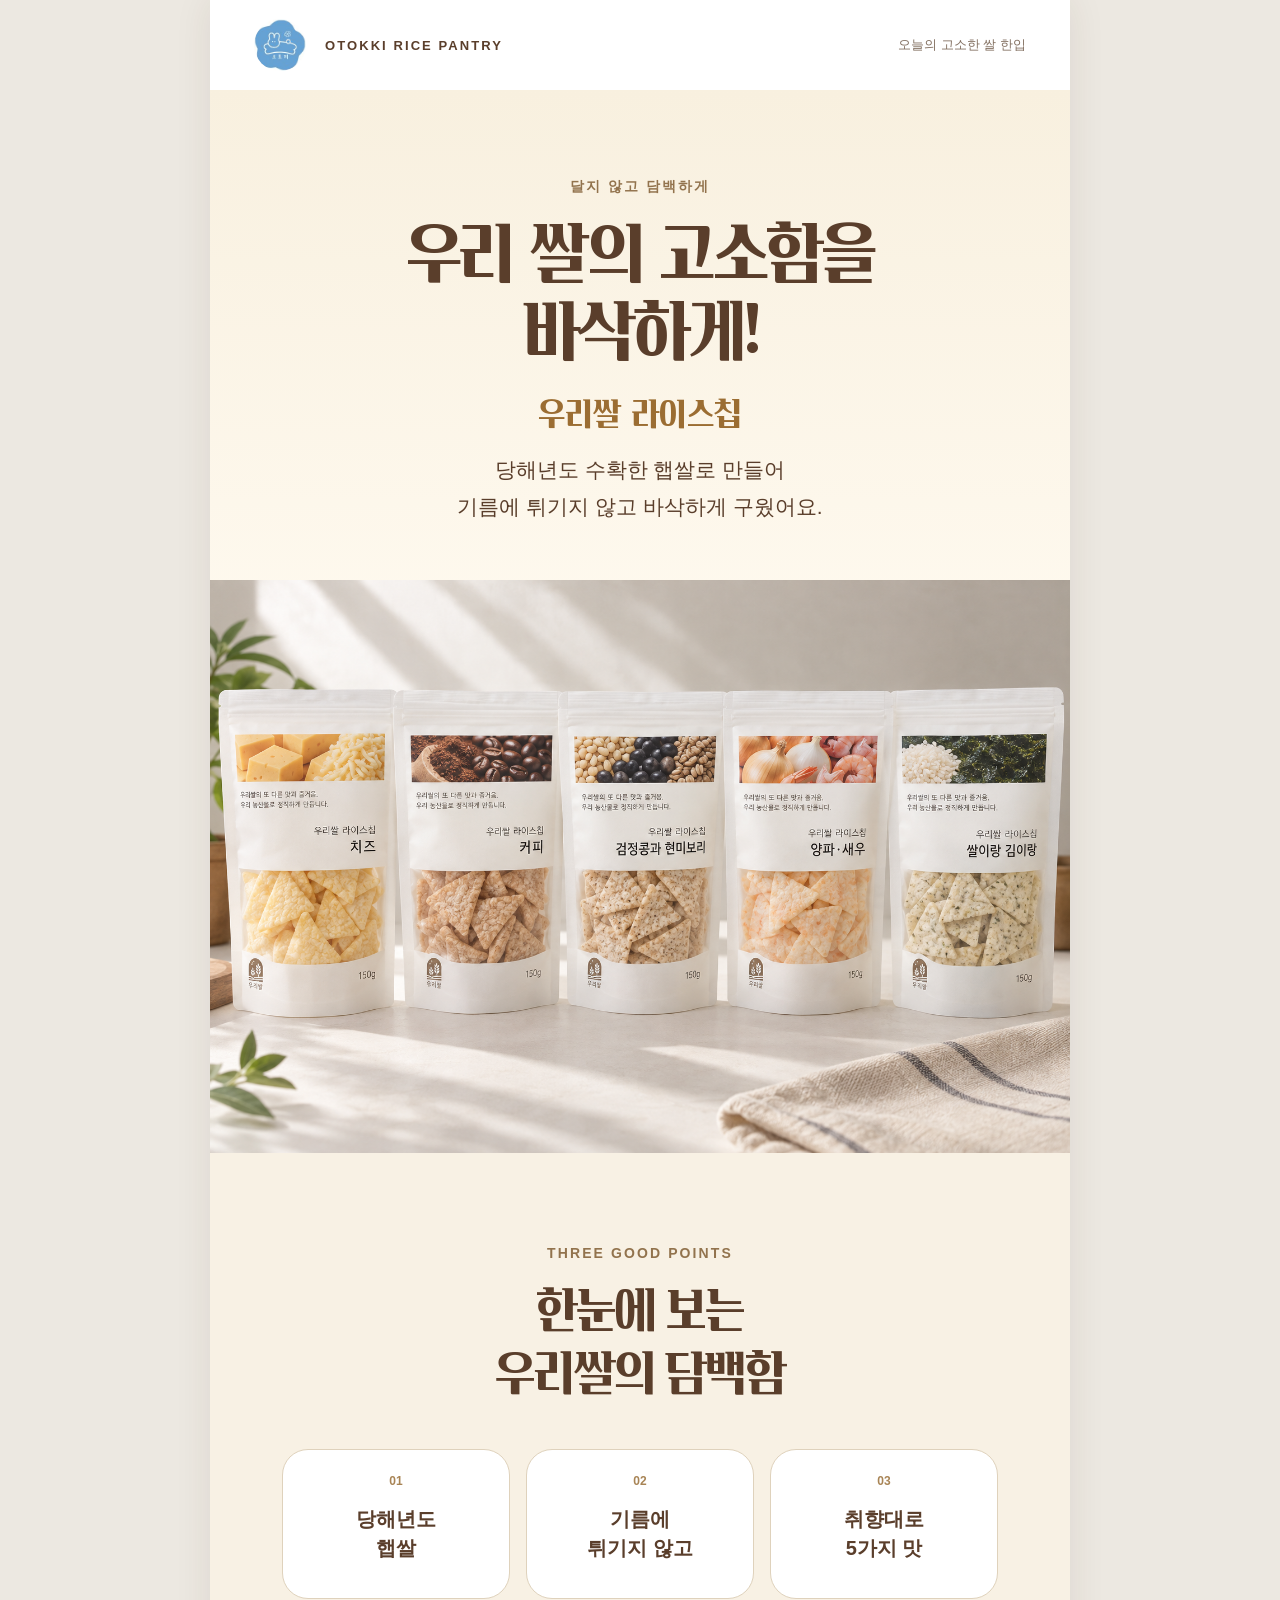
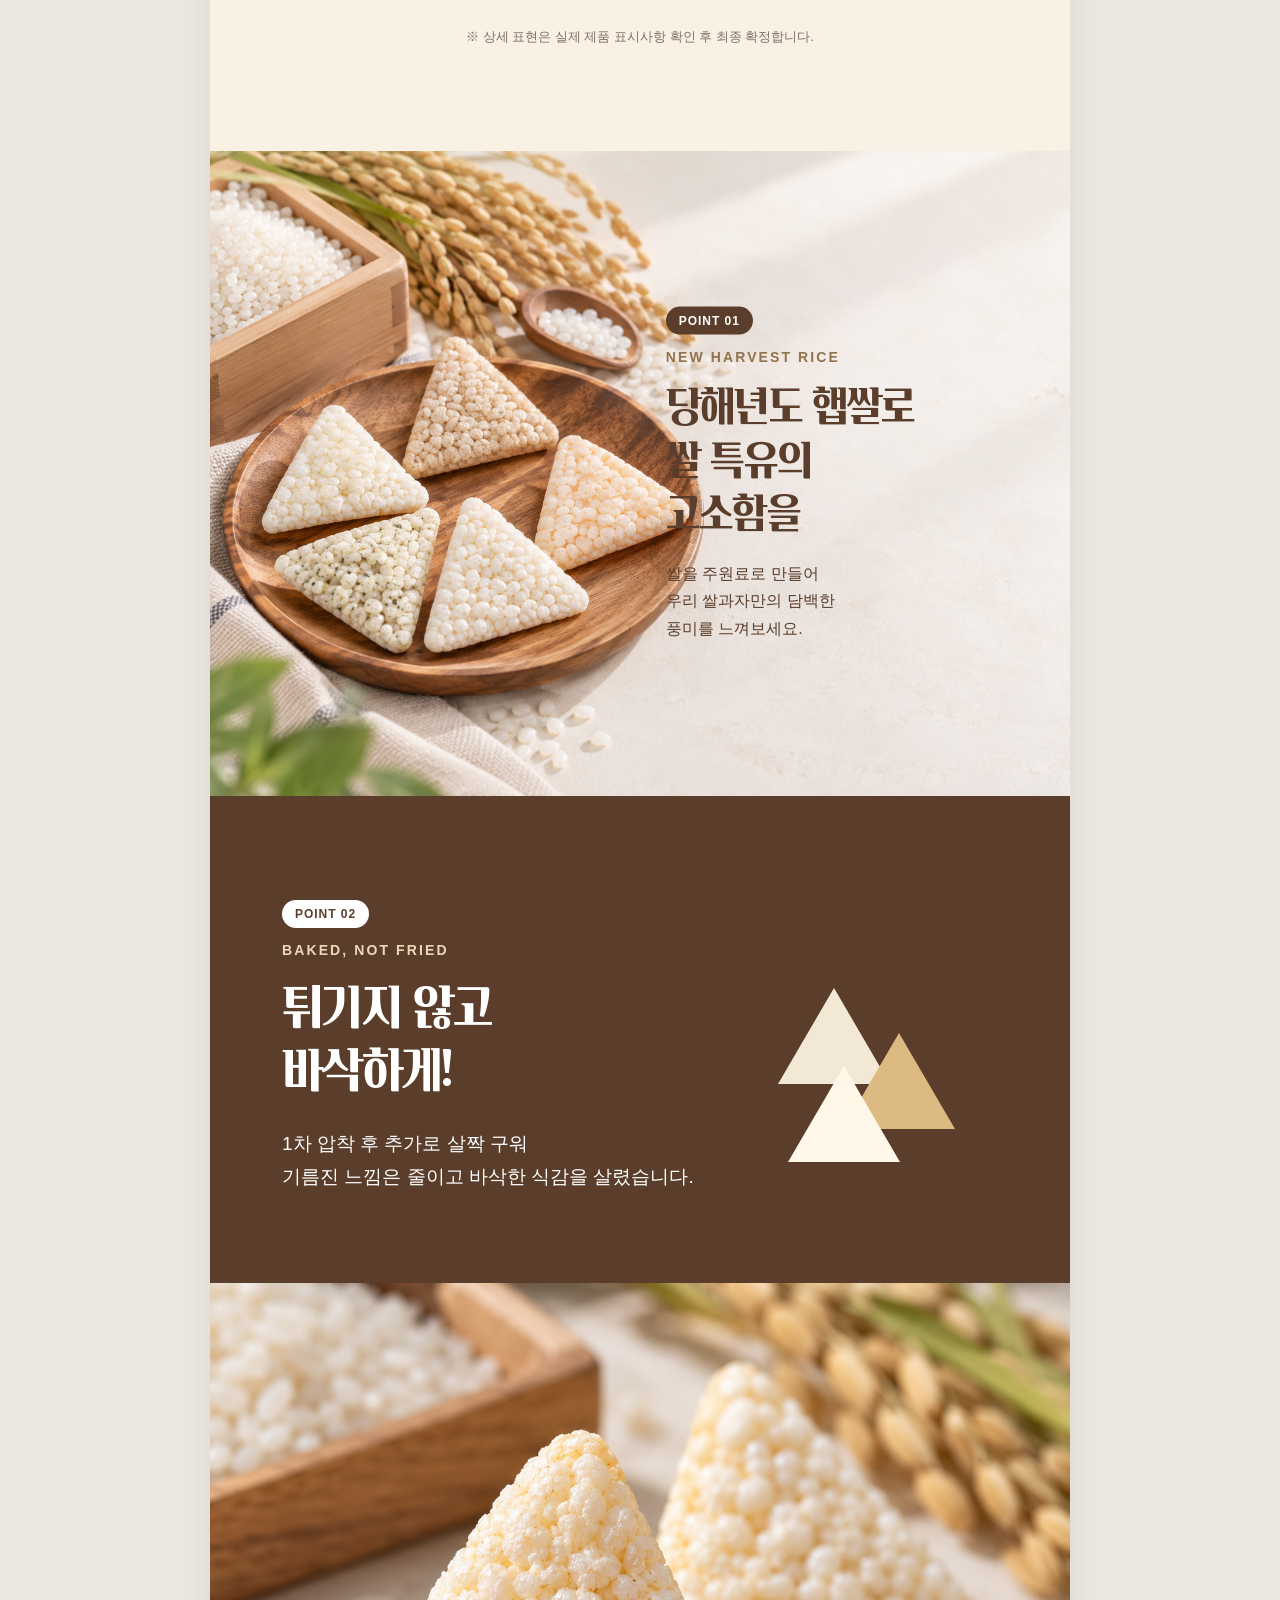
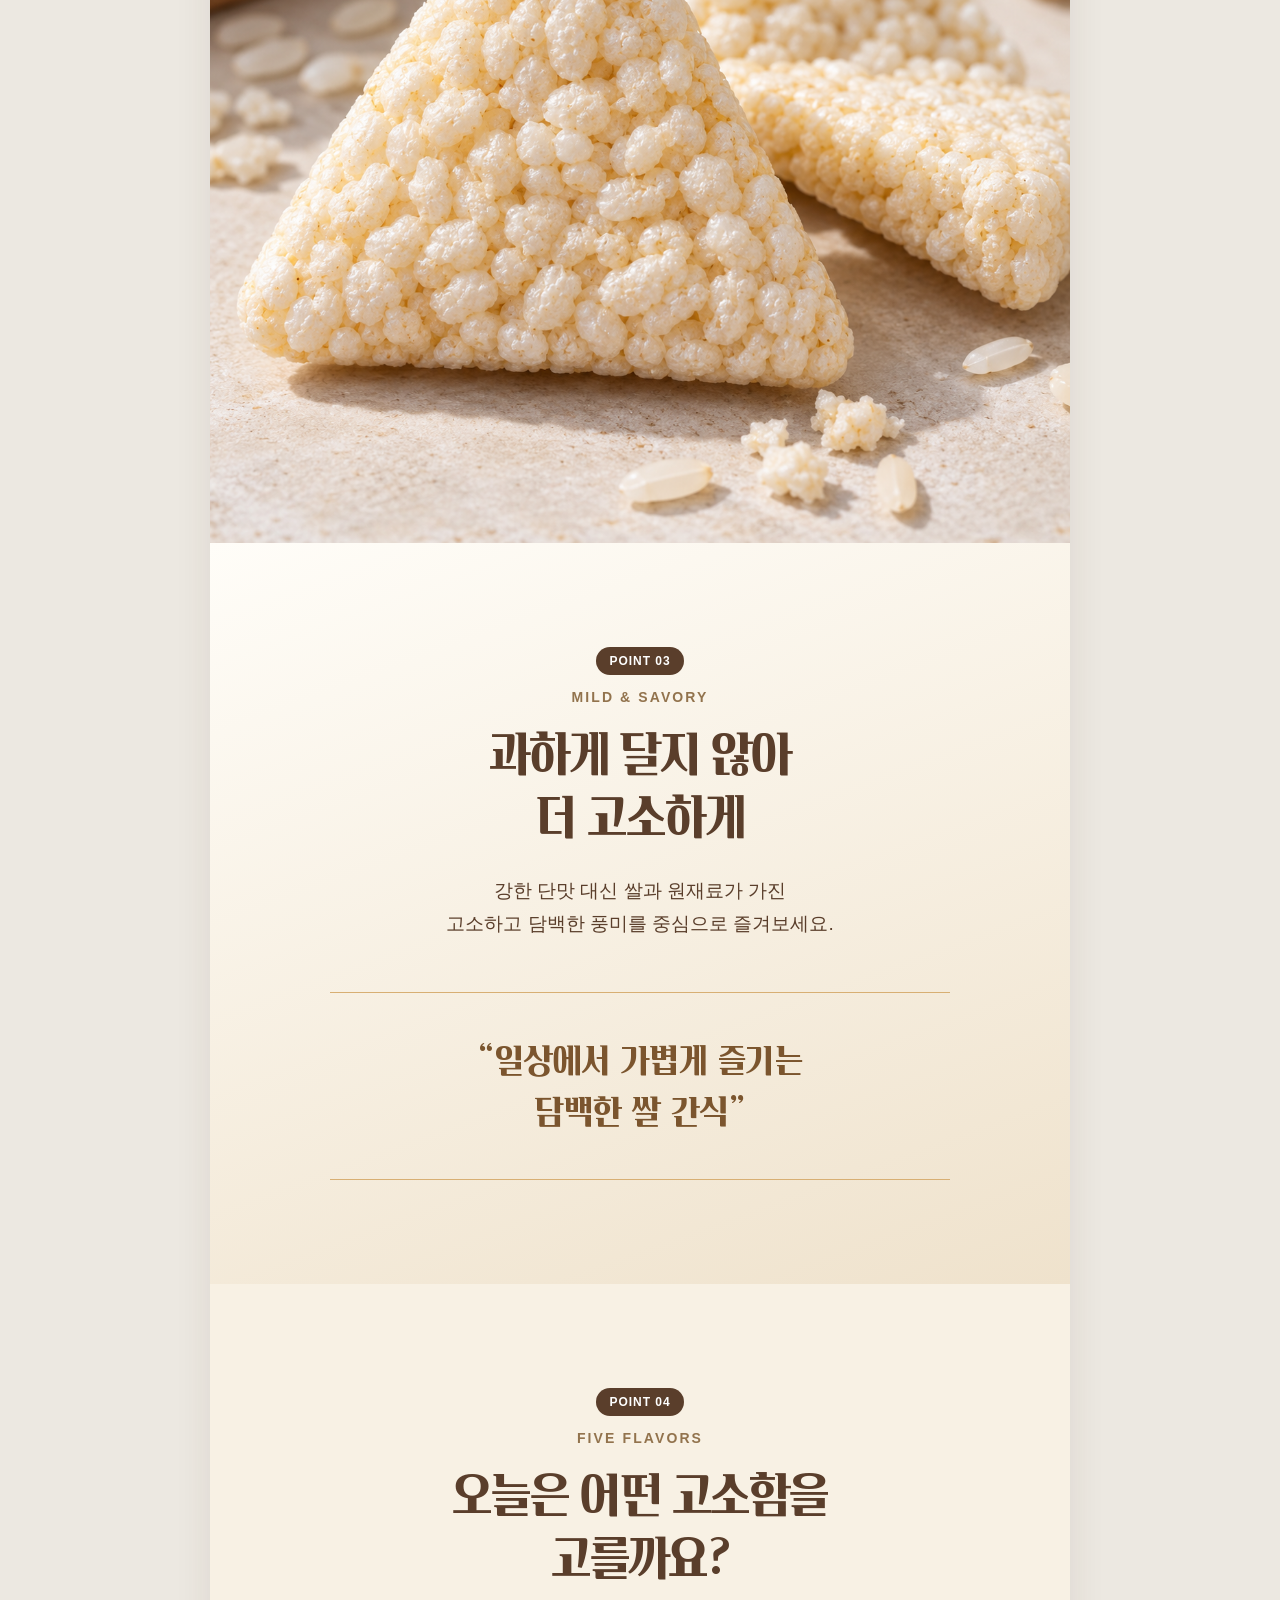
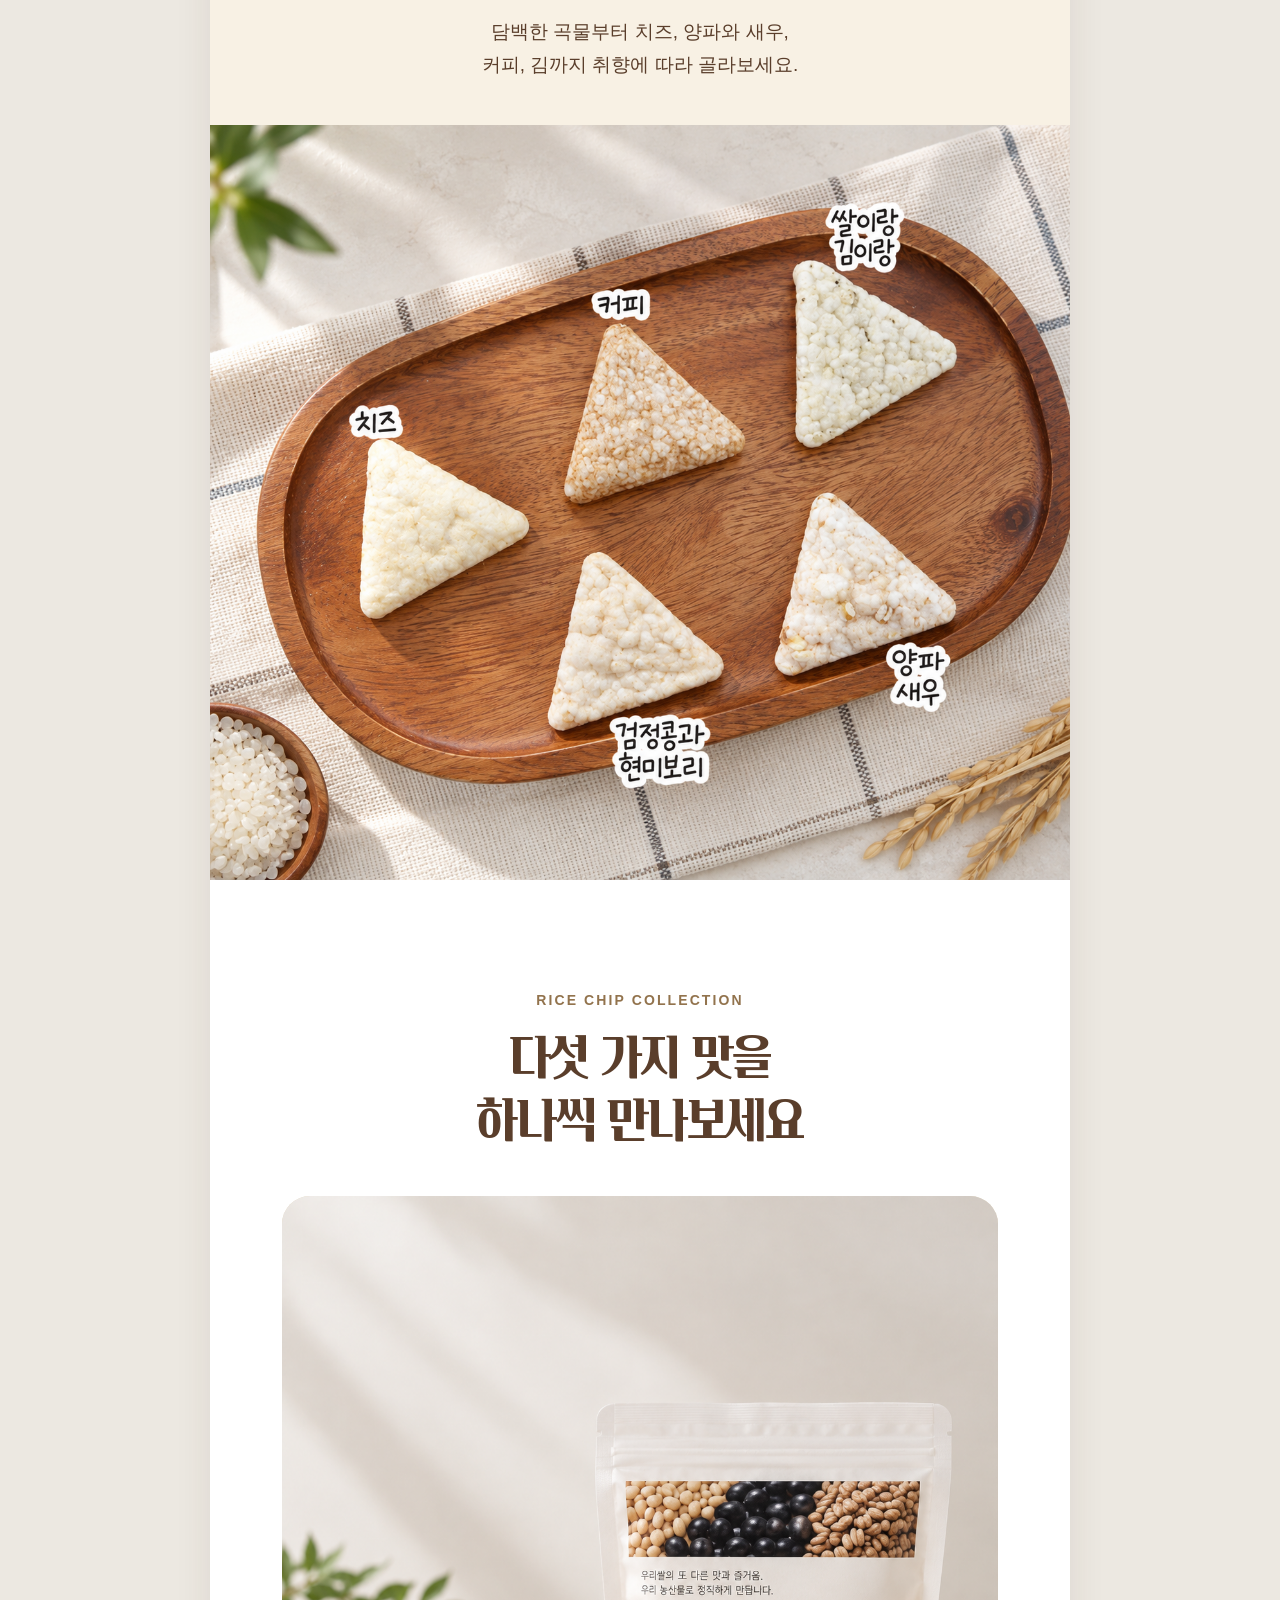
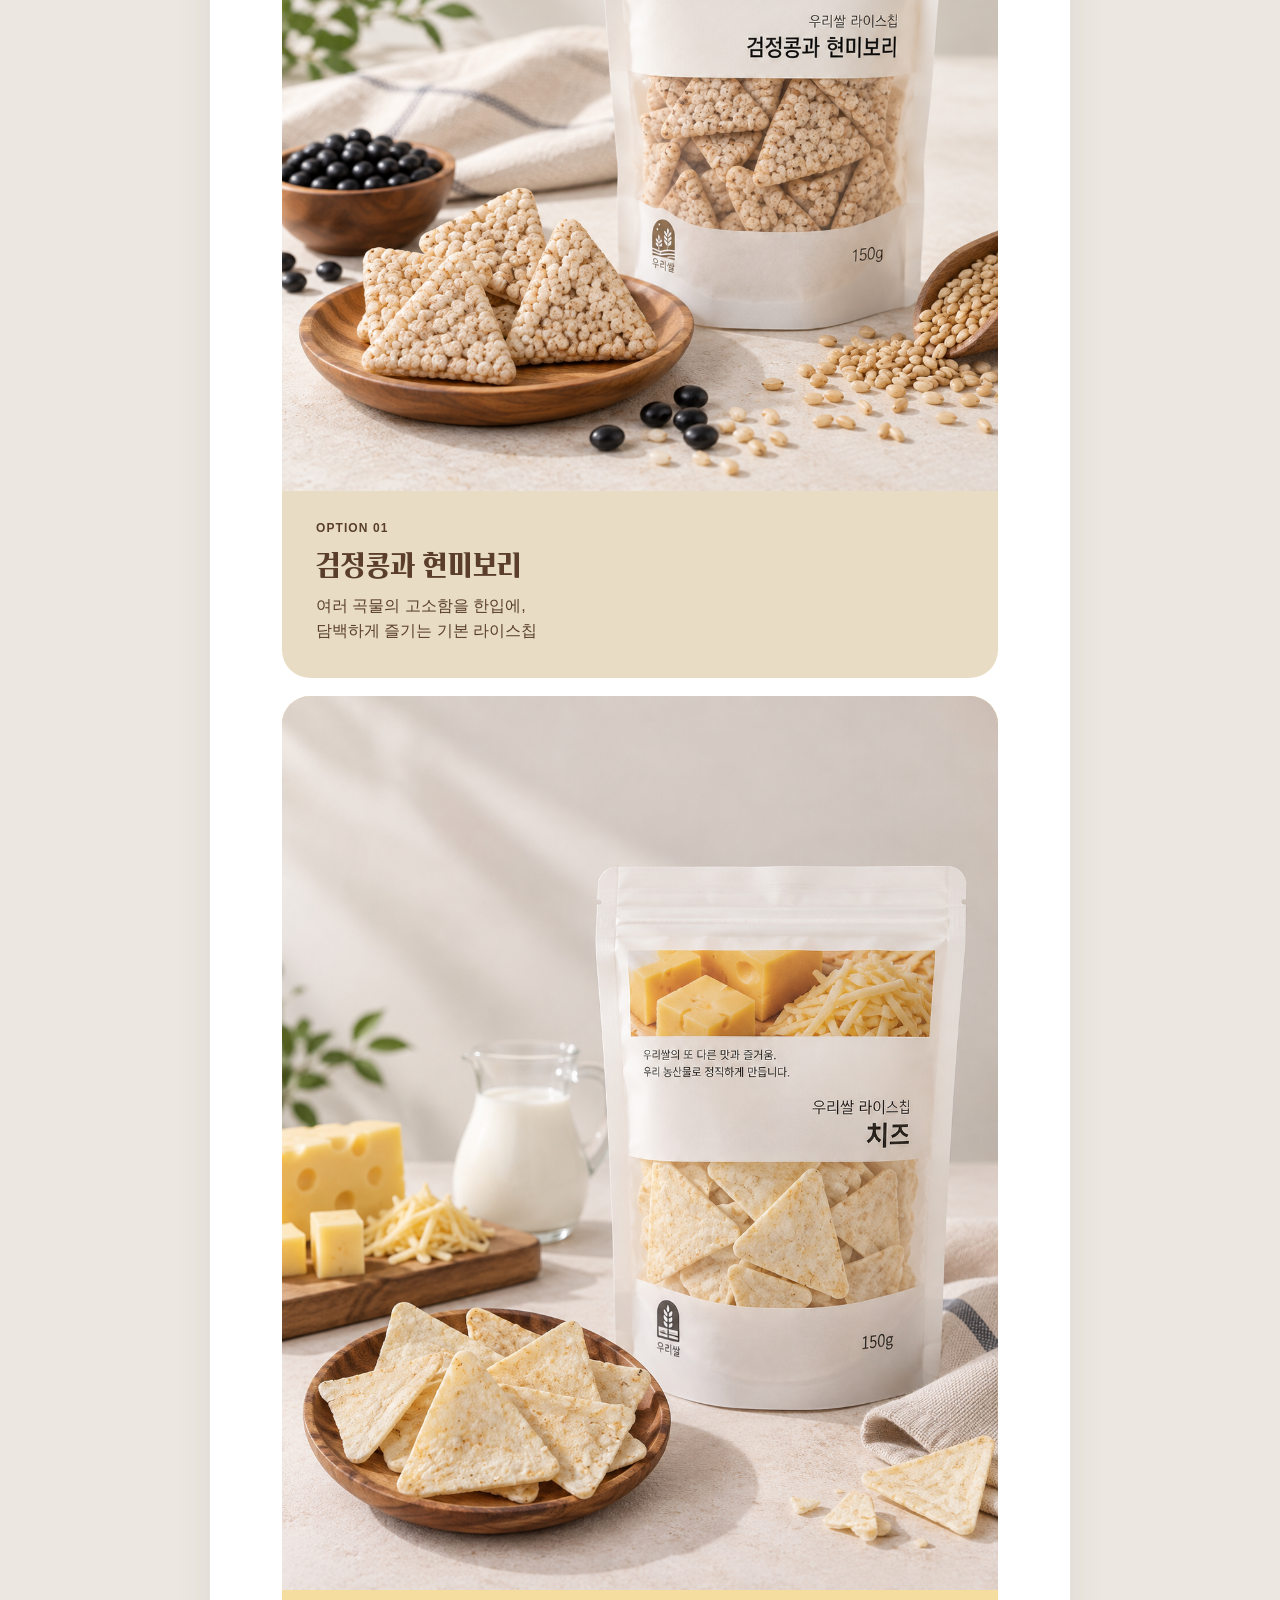
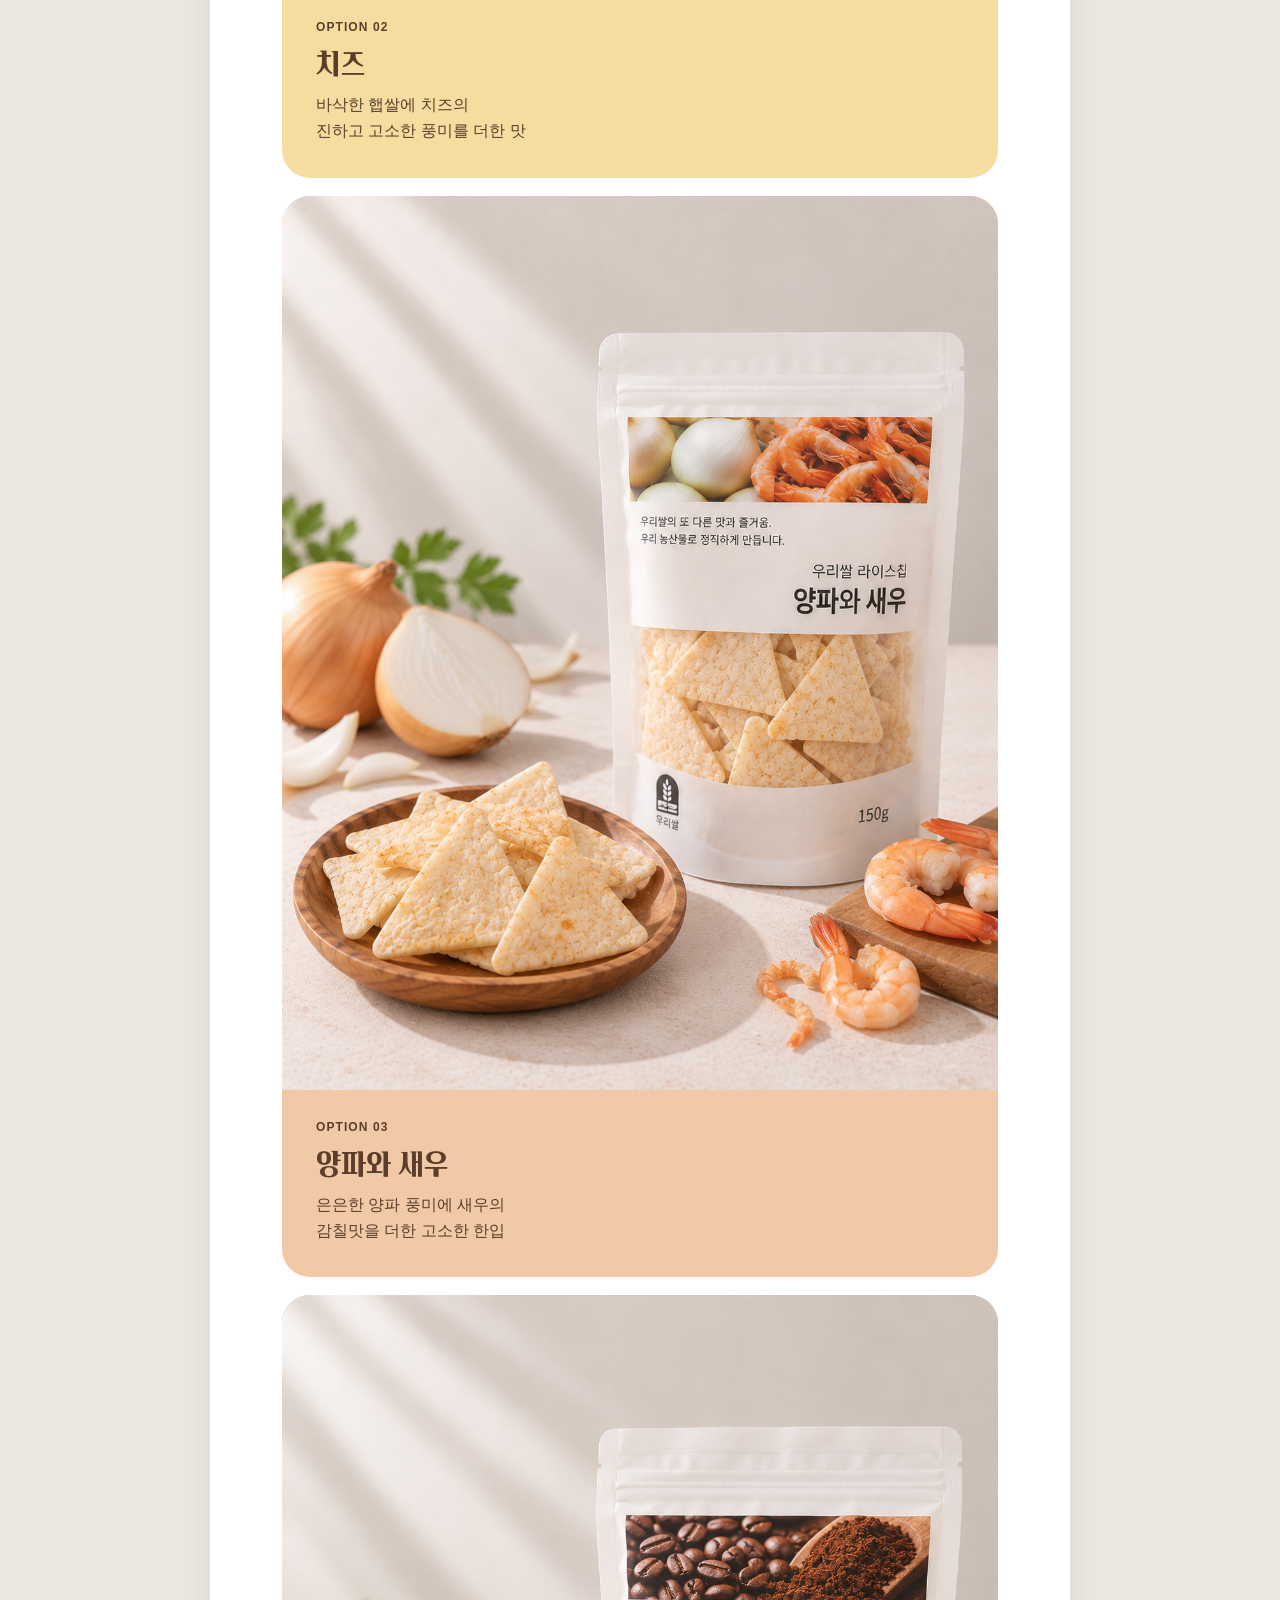
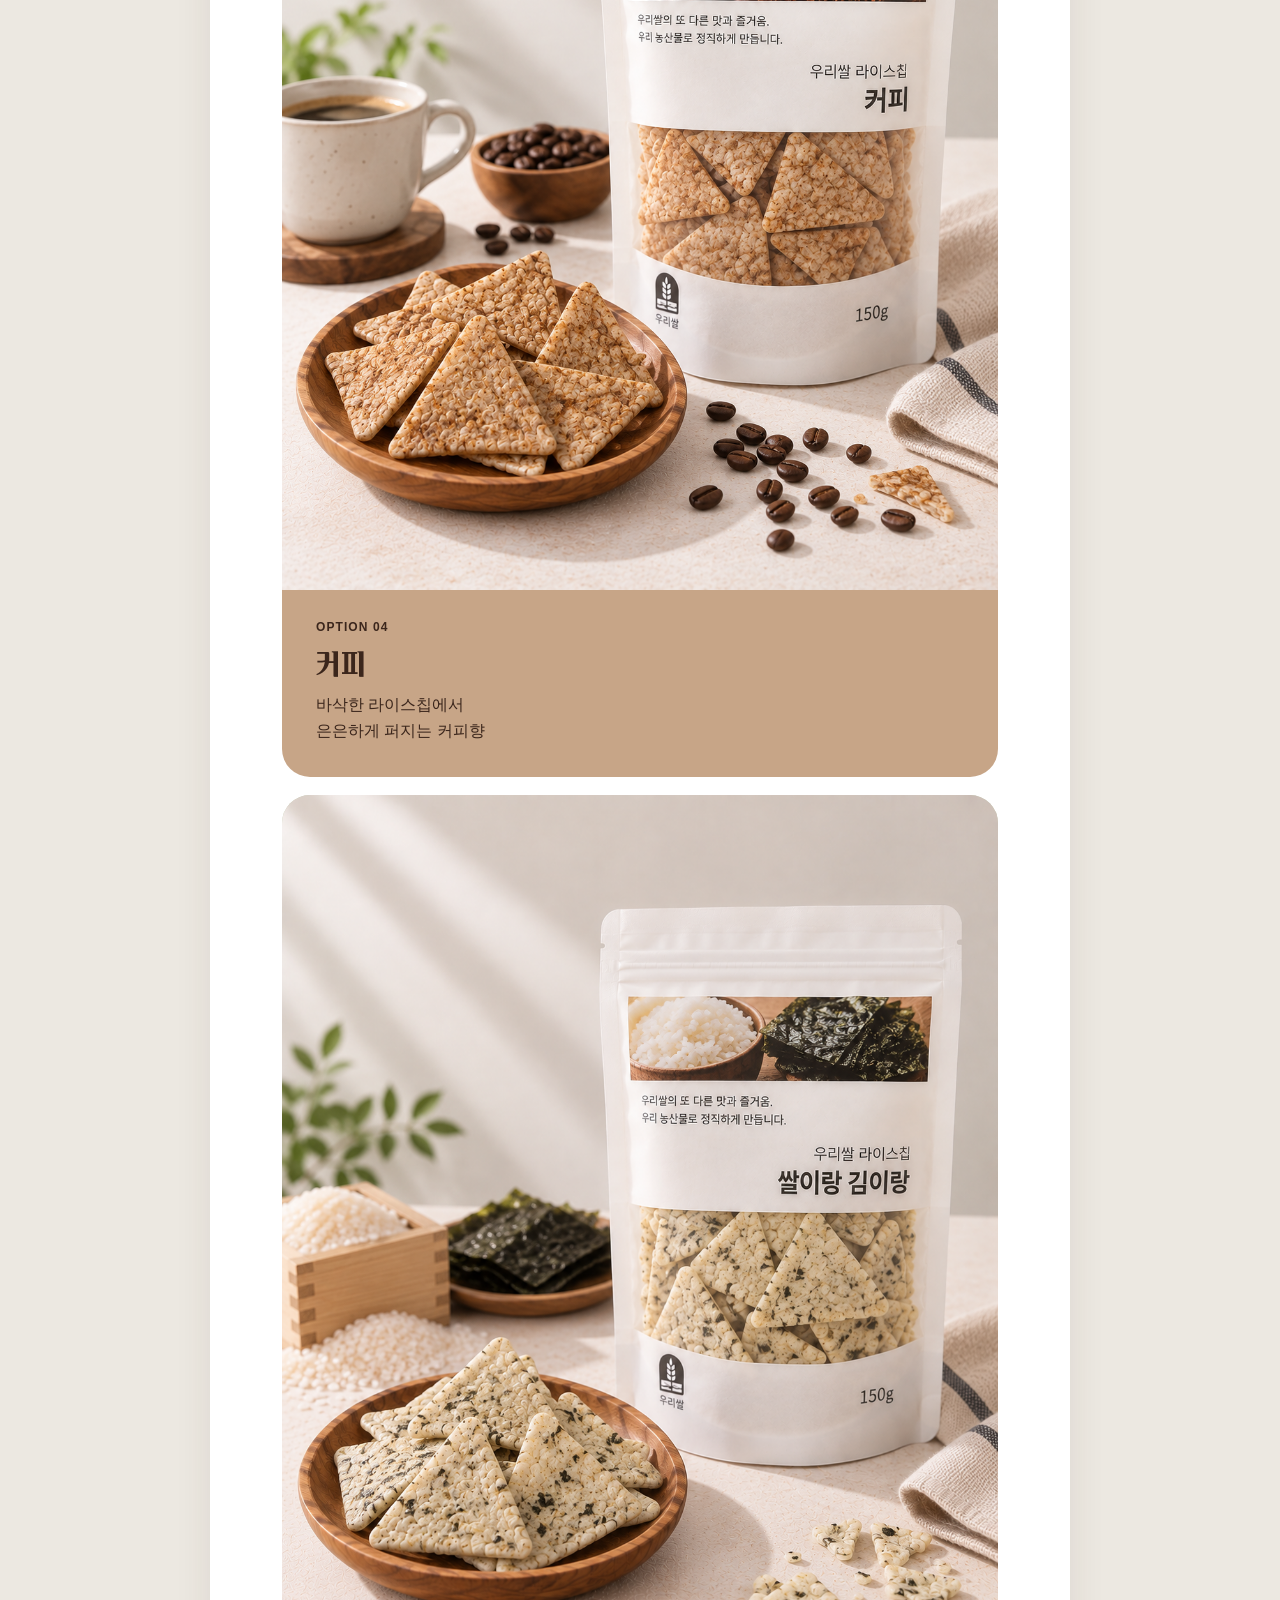
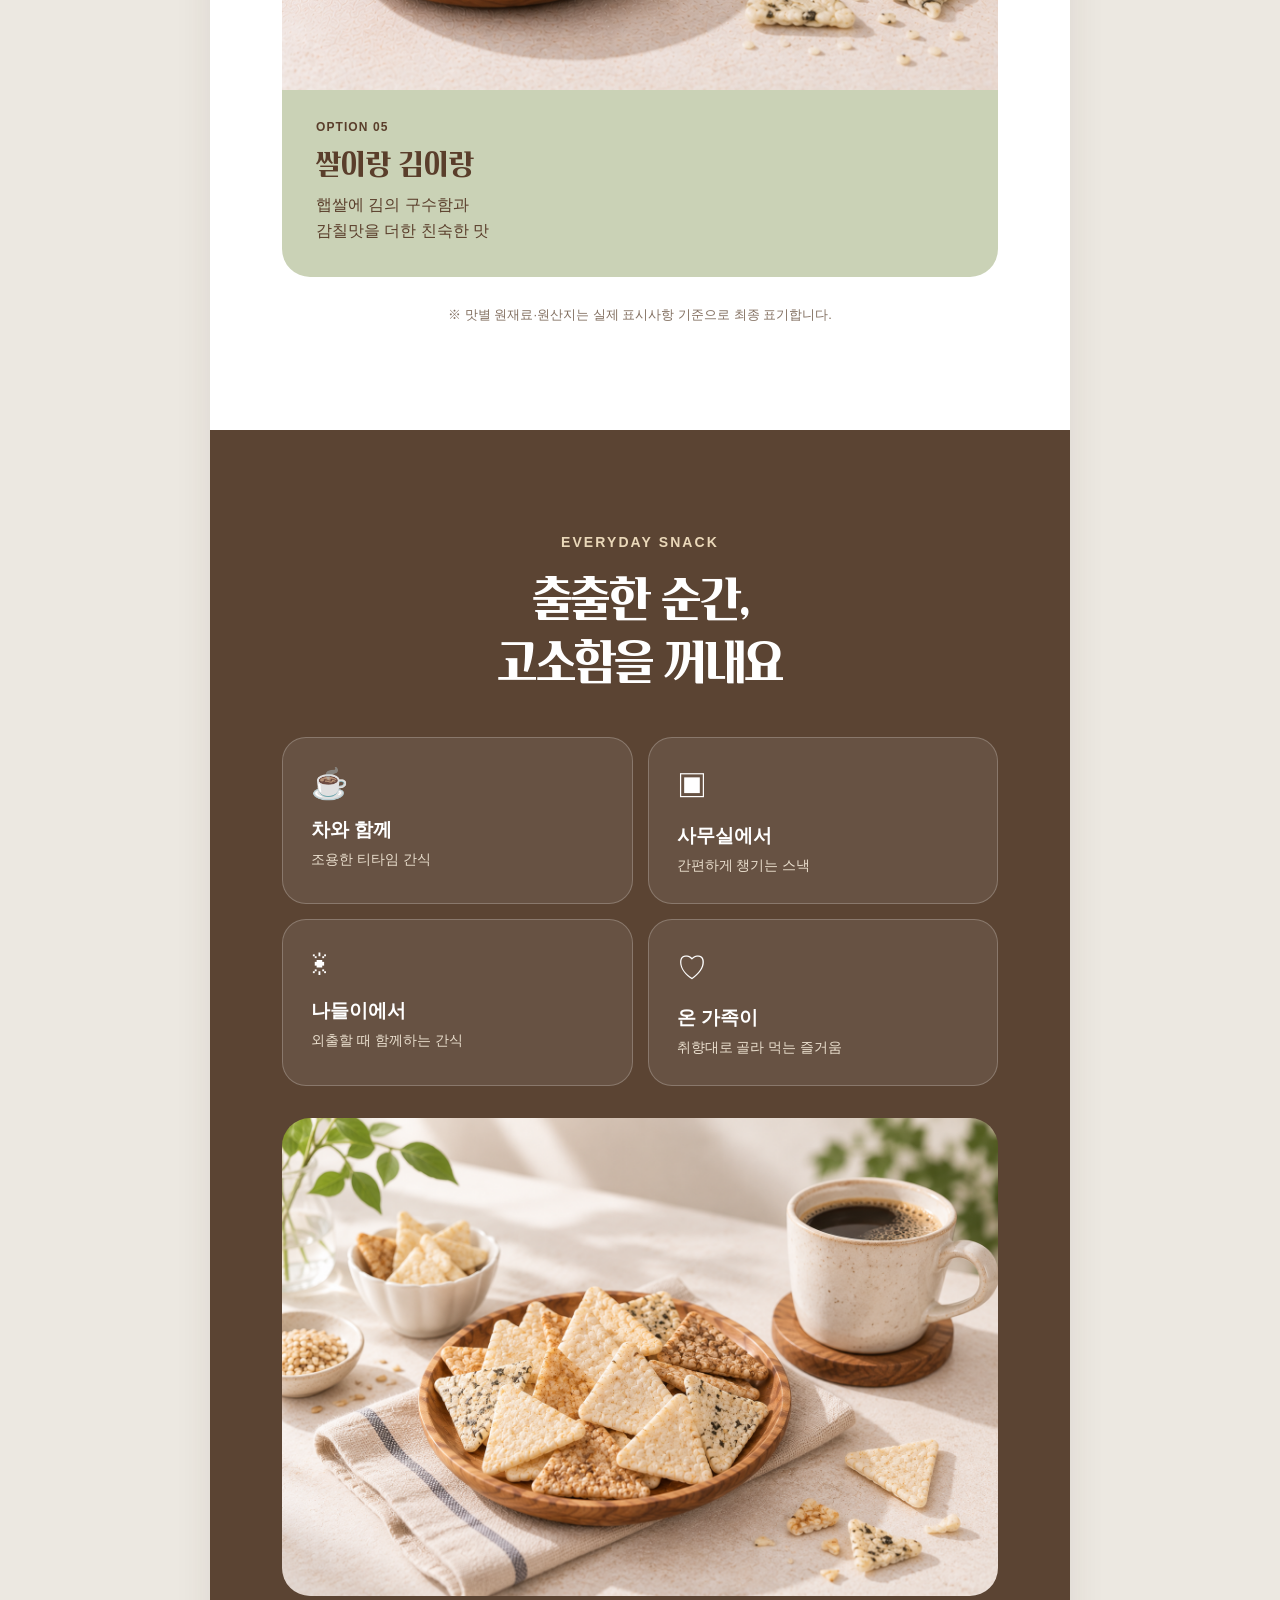
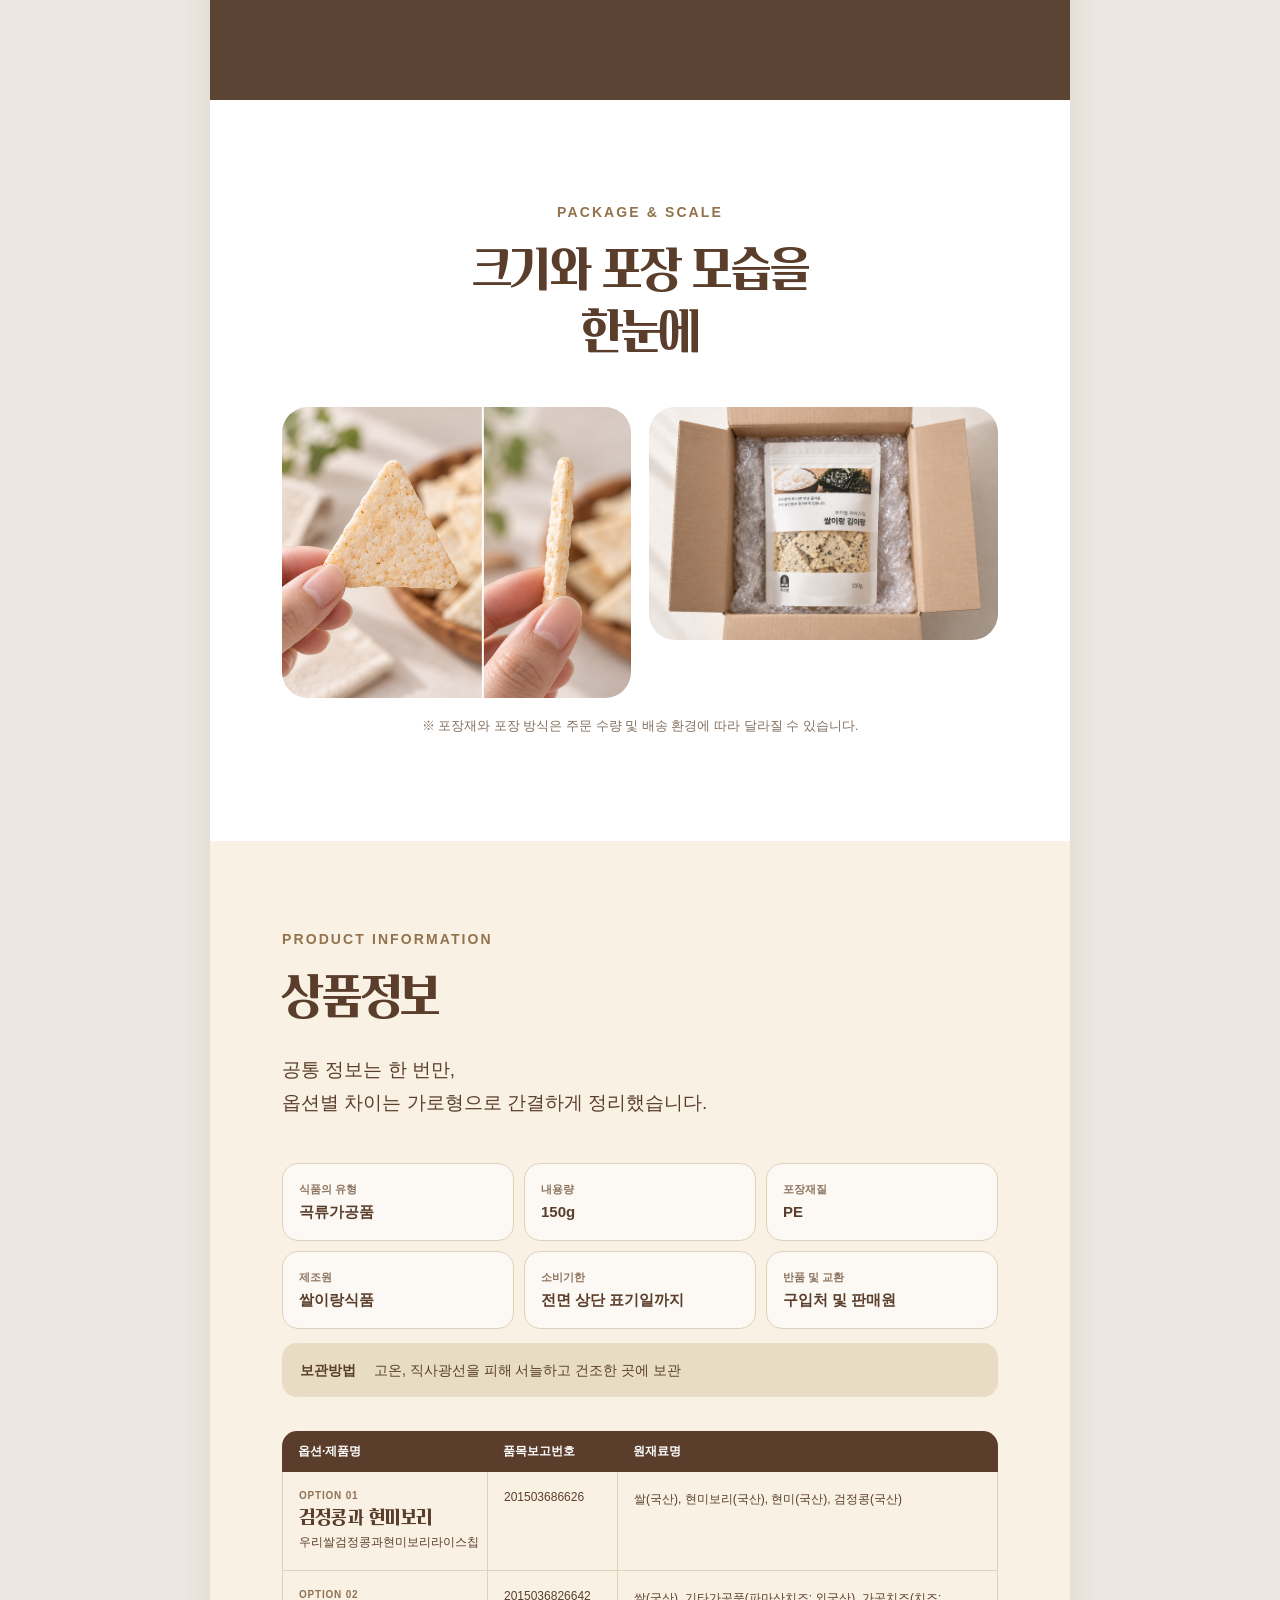
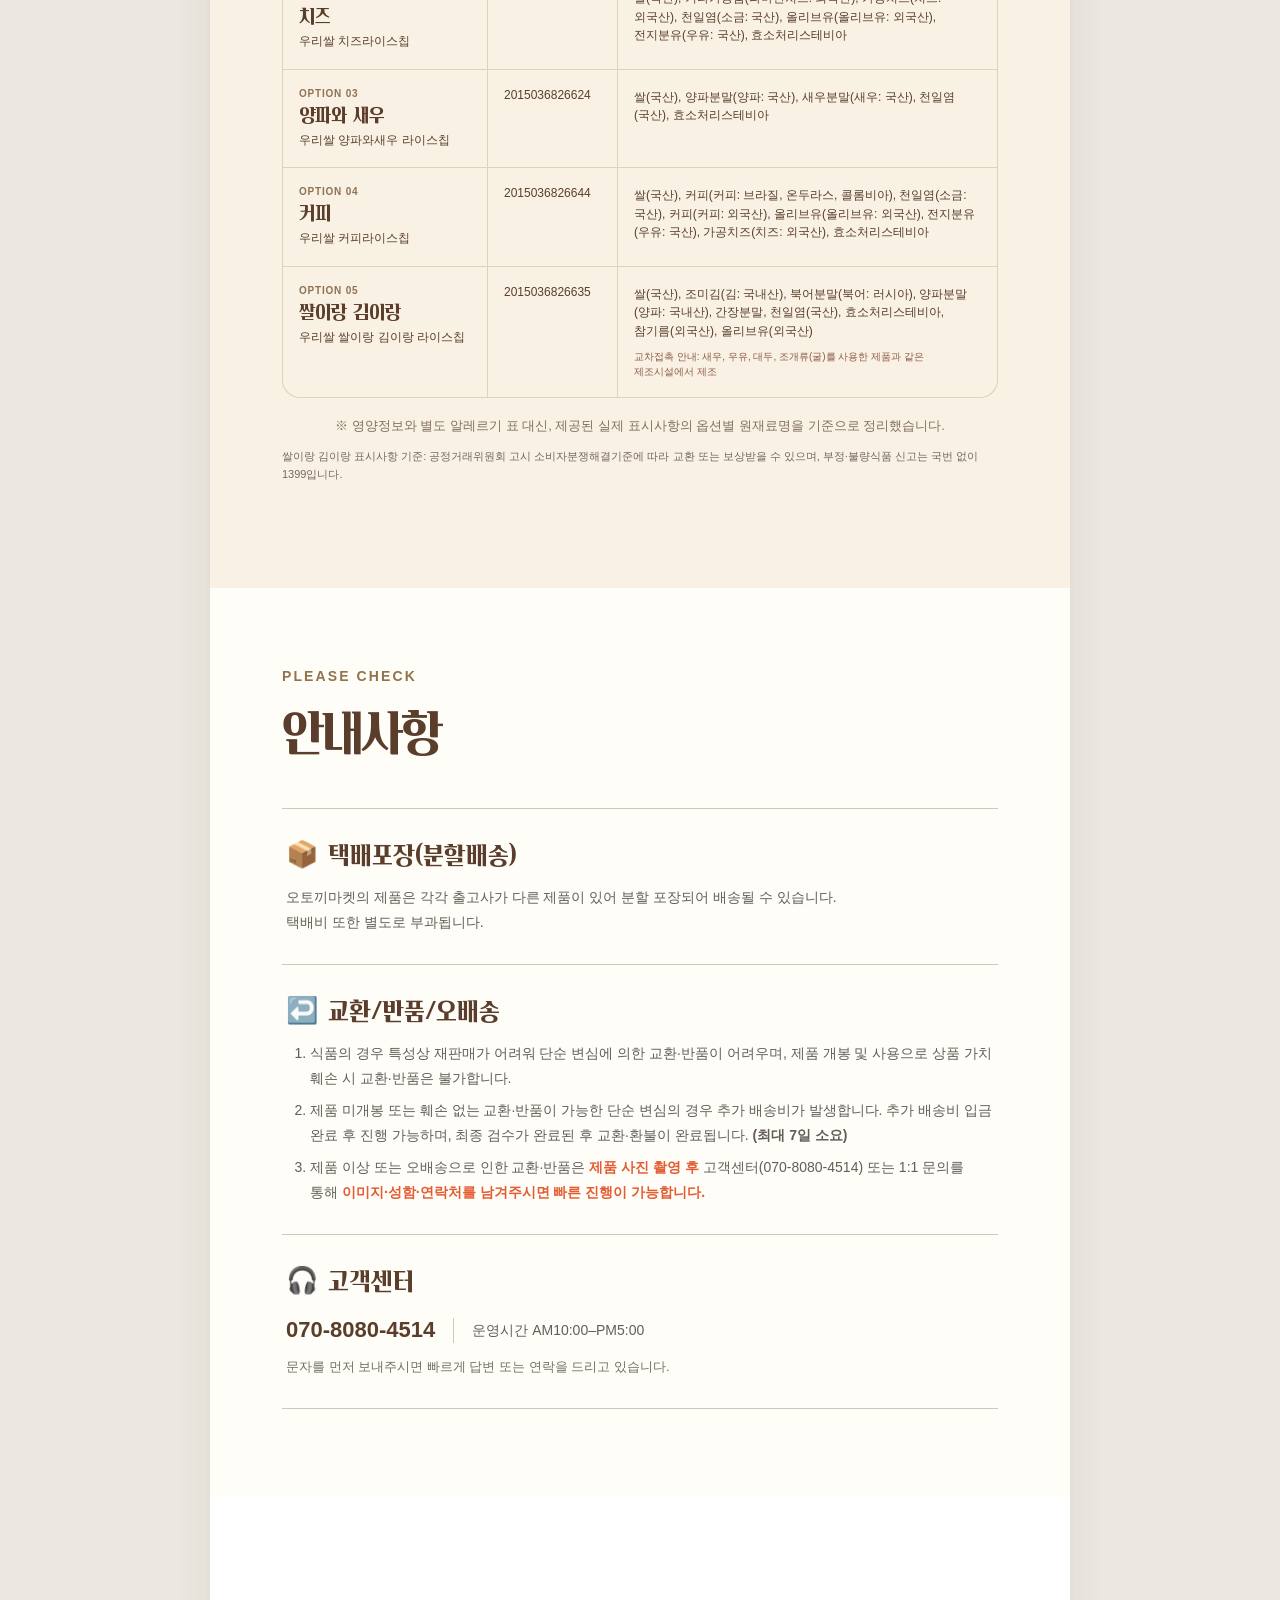
<file: 쌀이랑_라이스칩_상세페이지/index.html>
<!doctype html>
<html lang="ko">
<head>
  <meta charset="utf-8">
  <meta name="viewport" content="width=device-width, initial-scale=1">
  <title>우리쌀 라이스칩 상세페이지</title>
  <link rel="stylesheet" href="styles.css?v=21">
</head>
<body>
  <main class="page">
    <header class="brand-bar">
      <img src="assets/logo.jpg" alt="오토끼 로고" class="brand-logo">
      <p>OTOKKI RICE PANTRY</p>
      <span>오늘의 고소한 쌀 한입</span>
    </header>

    <section class="hero section-strong">
      <div class="hero-copy">
        <p class="eyebrow">달지 않고 담백하게</p>
        <h1>우리 쌀의 고소함을<br>바삭하게!</h1>
        <p class="product-name">우리쌀 라이스칩</p>
        <p class="hero-body">당해년도 수확한 햅쌀로 만들어<br>기름에 튀기지 않고 바삭하게 구웠어요.</p>
      </div>
      <figure class="hero-visual">
        <img src="assets/우리쌀_IMG-01_HERO.png" alt="우리쌀 라이스칩 5가지 맛 패키지">
      </figure>
    </section>

    <section class="quick-value section-calm" aria-label="핵심 특징 요약">
      <div class="section-heading compact">
        <p class="eyebrow">THREE GOOD POINTS</p>
        <h2>한눈에 보는<br>우리쌀의 담백함</h2>
      </div>
      <div class="three-points">
        <article><span>01</span><strong>당해년도<br>햅쌀</strong></article>
        <article><span>02</span><strong>기름에<br>튀기지 않고</strong></article>
        <article><span>03</span><strong>취향대로<br>5가지 맛</strong></article>
      </div>
      <p class="verification-note">※ 상세 표현은 실제 제품 표시사항 확인 후 최종 확정합니다.</p>
    </section>

    <section class="story-section rice-section photo-feature">
      <img src="assets/우리쌀_IMG-02_RICE.png" alt="햅쌀과 우리쌀 라이스칩 연출">
      <div class="image-copy">
        <p class="point-label">POINT 01</p>
        <p class="eyebrow">NEW HARVEST RICE</p>
        <h2>당해년도 햅쌀로<br>쌀 특유의<br>고소함을</h2>
        <p>쌀을 주원료로 만들어<br>우리 쌀과자만의 담백한<br>풍미를 느껴보세요.</p>
      </div>
    </section>

    <section class="story-section baked-section section-strong">
      <div class="split-copy">
        <div class="section-heading left">
          <p class="point-label light">POINT 02</p>
          <p class="eyebrow light">BAKED, NOT FRIED</p>
          <h2>튀기지 않고<br>바삭하게!</h2>
          <p>1차 압착 후 추가로 살짝 구워<br>기름진 느낌은 줄이고 바삭한 식감을 살렸습니다.</p>
        </div>
        <div class="crisp-symbol" aria-hidden="true"><i></i><i></i><i></i></div>
      </div>
      <figure class="crisp-photo">
        <img src="assets/우리쌀_IMG-03_CRISP.png" alt="쌀알 형태와 두께가 보이는 우리쌀 라이스칩 접사">
      </figure>
    </section>

    <section class="story-section mild-section">
      <div class="section-heading">
        <p class="point-label">POINT 03</p>
        <p class="eyebrow">MILD & SAVORY</p>
        <h2>과하게 달지 않아<br>더 고소하게</h2>
        <p>강한 단맛 대신 쌀과 원재료가 가진<br>고소하고 담백한 풍미를 중심으로 즐겨보세요.</p>
      </div>
      <blockquote>“일상에서 가볍게 즐기는<br>담백한 쌀 간식”</blockquote>
    </section>

    <section class="flavor-overview section-calm">
      <div class="section-heading compact">
        <p class="point-label">POINT 04</p>
        <p class="eyebrow">FIVE FLAVORS</p>
        <h2>오늘은 어떤 고소함을<br>고를까요?</h2>
        <p>담백한 곡물부터 치즈, 양파와 새우,<br>커피, 김까지 취향에 따라 골라보세요.</p>
      </div>
      <img src="assets/쌀이랑_IMG-04_FLAVOR_OVERVIEW.png" alt="우리쌀 라이스칩 5가지 맛" class="full-image">
    </section>

    <section class="flavor-catalog">
      <div class="section-heading compact">
        <p class="eyebrow">RICE CHIP COLLECTION</p>
        <h2>다섯 가지 맛을<br>하나씩 만나보세요</h2>
      </div>
      <div class="flavor-list">
        <article class="flavor-card flavor-card-image grain">
          <img src="assets/우리쌀_IMG-04A_GRAIN.png" alt="우리쌀 라이스칩 검정콩과 현미보리 패키지와 삼각형 라이스칩, 검정콩과 곡물 연출">
          <div class="flavor-copy"><span>OPTION 01</span><h3>검정콩과 현미보리</h3><p>여러 곡물의 고소함을 한입에,<br>담백하게 즐기는 기본 라이스칩</p></div>
        </article>
        <article class="flavor-card flavor-card-image cheese">
          <img src="assets/우리쌀_IMG-04B_CHEESE.png?v=2" alt="우리쌀 라이스칩 치즈 패키지와 얇고 바삭한 삼각형 라이스칩, 치즈와 우유 연출">
          <div class="flavor-copy"><span>OPTION 02</span><h3>치즈</h3><p>바삭한 햅쌀에 치즈의<br>진하고 고소한 풍미를 더한 맛</p></div>
        </article>
        <article class="flavor-card flavor-card-image onion">
          <img src="assets/우리쌀_IMG-04C_ONION_SHRIMP.png" alt="우리쌀 라이스칩 양파와 새우 패키지와 얇은 삼각형 라이스칩, 양파와 새우 연출">
          <div class="flavor-copy"><span>OPTION 03</span><h3>양파와 새우</h3><p>은은한 양파 풍미에 새우의<br>감칠맛을 더한 고소한 한입</p></div>
        </article>
        <article class="flavor-card flavor-card-image coffee">
          <img src="assets/우리쌀_IMG-04D_COFFEE.png" alt="우리쌀 라이스칩 커피 패키지와 얇은 삼각형 라이스칩, 커피잔과 원두 연출">
          <div class="flavor-copy"><span>OPTION 04</span><h3>커피</h3><p>바삭한 라이스칩에서<br>은은하게 퍼지는 커피향</p></div>
        </article>
        <article class="flavor-card flavor-card-image seaweed">
          <img src="assets/우리쌀_IMG-04E_SEAWEED.png" alt="우리쌀 라이스칩 쌀이랑 김이랑 패키지와 김이 박힌 얇은 삼각형 라이스칩, 쌀과 김 연출">
          <div class="flavor-copy"><span>OPTION 05</span><h3>쌀이랑 김이랑</h3><p>햅쌀에 김의 구수함과<br>감칠맛을 더한 친숙한 맛</p></div>
        </article>
      </div>
      <p class="verification-note">※ 맛별 원재료·원산지는 실제 표시사항 기준으로 최종 표기합니다.</p>
    </section>

    <section class="moments section-strong">
      <div class="section-heading light compact">
        <p class="eyebrow light">EVERYDAY SNACK</p>
        <h2>출출한 순간,<br>고소함을 꺼내요</h2>
      </div>
      <div class="moment-grid">
        <article><i>☕</i><strong>차와 함께</strong><p>조용한 티타임 간식</p></article>
        <article><i>▣</i><strong>사무실에서</strong><p>간편하게 챙기는 스낵</p></article>
        <article><i>☀</i><strong>나들이에서</strong><p>외출할 때 함께하는 간식</p></article>
        <article><i>♡</i><strong>온 가족이</strong><p>취향대로 골라 먹는 즐거움</p></article>
      </div>
      <img class="moment-photo" src="assets/우리쌀_IMG-06_SNACK_MOMENT.png" alt="여러 맛의 우리쌀 라이스칩을 원목 접시에 담고 커피와 함께 차린 간식 연출">
    </section>

    <section class="package-section">
      <div class="section-heading compact">
        <p class="eyebrow">PACKAGE & SCALE</p>
        <h2>크기와 포장 모습을<br>한눈에</h2>
      </div>
      <div class="two-slots">
        <img class="scale-photo" src="assets/우리쌀_IMG-07_SIZE_THICKNESS.png" alt="손으로 든 우리쌀 라이스칩의 삼각형 정면 크기와 측면 두께 비교">
        <img class="shipment-photo" src="assets/우리쌀_IMG-08_SHIPPING.png" alt="택배 상자와 완충재 안에 담긴 우리쌀 라이스칩 패키지의 발송 구성 예시">
      </div>
      <p class="verification-note">※ 포장재와 포장 방식은 주문 수량 및 배송 환경에 따라 달라질 수 있습니다.</p>
    </section>

    <section class="info-section section-calm">
      <div class="section-heading compact left">
        <p class="eyebrow">PRODUCT INFORMATION</p>
        <h2>상품정보</h2>
        <p>공통 정보는 한 번만,<br>옵션별 차이는 가로형으로 간결하게 정리했습니다.</p>
      </div>

      <div class="common-info-grid">
        <div><span>식품의 유형</span><strong>곡류가공품</strong></div>
        <div><span>내용량</span><strong>150g</strong></div>
        <div><span>포장재질</span><strong>PE</strong></div>
        <div><span>제조원</span><strong>쌀이랑식품</strong></div>
        <div><span>소비기한</span><strong>전면 상단 표기일까지</strong></div>
        <div><span>반품 및 교환</span><strong>구입처 및 판매원</strong></div>
      </div>
      <p class="storage-line"><strong>보관방법</strong> 고온, 직사광선을 피해 서늘하고 건조한 곳에 보관</p>

      <div class="option-info-head" aria-hidden="true"><span>옵션·제품명</span><span>품목보고번호</span><span>원재료명</span></div>
      <div class="option-info-table">
        <article class="option-info-row">
          <div class="option-product"><span>OPTION 01</span><h3>검정콩과 현미보리</h3><p>우리쌀검정콩과현미보리라이스칩</p></div>
          <div class="option-report"><b>품목보고번호</b><span>201503686626</span></div>
          <div class="option-ingredients"><b>원재료명</b><p>쌀(국산), 현미보리(국산), 현미(국산), 검정콩(국산)</p></div>
        </article>
        <article class="option-info-row">
          <div class="option-product"><span>OPTION 02</span><h3>치즈</h3><p>우리쌀 치즈라이스칩</p></div>
          <div class="option-report"><b>품목보고번호</b><span>2015036826642</span></div>
          <div class="option-ingredients"><b>원재료명</b><p>쌀(국산), 기타가공품(파마산치즈: 외국산), 가공치즈(치즈: 외국산), 천일염(소금: 국산), 올리브유(올리브유: 외국산), 전지분유(우유: 국산), 효소처리스테비아</p></div>
        </article>
        <article class="option-info-row">
          <div class="option-product"><span>OPTION 03</span><h3>양파와 새우</h3><p>우리쌀 양파와새우 라이스칩</p></div>
          <div class="option-report"><b>품목보고번호</b><span>2015036826624</span></div>
          <div class="option-ingredients"><b>원재료명</b><p>쌀(국산), 양파분말(양파: 국산), 새우분말(새우: 국산), 천일염(국산), 효소처리스테비아</p></div>
        </article>
        <article class="option-info-row">
          <div class="option-product"><span>OPTION 04</span><h3>커피</h3><p>우리쌀 커피라이스칩</p></div>
          <div class="option-report"><b>품목보고번호</b><span>2015036826644</span></div>
          <div class="option-ingredients"><b>원재료명</b><p>쌀(국산), 커피(커피: 브라질, 온두라스, 콜롬비아), 천일염(소금: 국산), 커피(커피: 외국산), 올리브유(올리브유: 외국산), 전지분유(우유: 국산), 가공치즈(치즈: 외국산), 효소처리스테비아</p></div>
        </article>
        <article class="option-info-row">
          <div class="option-product"><span>OPTION 05</span><h3>쌀이랑 김이랑</h3><p>우리쌀 쌀이랑 김이랑 라이스칩</p></div>
          <div class="option-report"><b>품목보고번호</b><span>2015036826635</span></div>
          <div class="option-ingredients"><b>원재료명</b><p>쌀(국산), 조미김(김: 국내산), 북어분말(북어: 러시아), 양파분말(양파: 국내산), 간장분말, 천일염(국산), 효소처리스테비아, 참기름(외국산), 올리브유(외국산)</p><small>교차접촉 안내: 새우, 우유, 대두, 조개류(굴)를 사용한 제품과 같은 제조시설에서 제조</small></div>
        </article>
      </div>
      <p class="verification-note">※ 영양정보와 별도 알레르기 표 대신, 제공된 실제 표시사항의 옵션별 원재료명을 기준으로 정리했습니다.</p>
      <p class="legal-note">쌀이랑 김이랑 표시사항 기준: 공정거래위원회 고시 소비자분쟁해결기준에 따라 교환 또는 보상받을 수 있으며, 부정·불량식품 신고는 국번 없이 1399입니다.</p>
    </section>

    <section class="notice-section">
      <div class="section-heading compact left"><p class="eyebrow">PLEASE CHECK</p><h2>안내사항</h2></div>
      <div class="notice-block">
        <h3><span aria-hidden="true">📦</span> 택배포장(분할배송)</h3>
        <p>오토끼마켓의 제품은 각각 출고사가 다른 제품이 있어 분할 포장되어 배송될 수 있습니다.<br>택배비 또한 별도로 부과됩니다.</p>
      </div>
      <div class="notice-block">
        <h3><span aria-hidden="true">↩️</span> 교환/반품/오배송</h3>
        <ol>
          <li>식품의 경우 특성상 재판매가 어려워 단순 변심에 의한 교환·반품이 어려우며, 제품 개봉 및 사용으로 상품 가치 훼손 시 교환·반품은 불가합니다.</li>
          <li>제품 미개봉 또는 훼손 없는 교환·반품이 가능한 단순 변심의 경우 추가 배송비가 발생합니다. 추가 배송비 입금 완료 후 진행 가능하며, 최종 검수가 완료된 후 교환·환불이 완료됩니다. <strong>(최대 7일 소요)</strong></li>
          <li>제품 이상 또는 오배송으로 인한 교환·반품은 <em>제품 사진 촬영 후</em> 고객센터(070-8080-4514) 또는 1:1 문의를 통해 <em>이미지·성함·연락처를 남겨주시면 빠른 진행이 가능합니다.</em></li>
        </ol>
      </div>
      <div class="notice-block customer-center">
        <h3><span aria-hidden="true">🎧</span> 고객센터</h3>
        <p><strong>070-8080-4514</strong><span>운영시간 AM10:00–PM5:00</span></p>
        <small>문자를 먼저 보내주시면 빠르게 답변 또는 연락을 드리고 있습니다.</small>
      </div>
    </section>

    <footer class="brand-closing">
      <img src="assets/logo.jpg" alt="오토끼 로고">
      <p>우리 쌀의 담백한 고소함을<br>바삭하게 즐겨보세요.</p>
      <strong>오늘의 간식, 우리쌀 라이스칩</strong>
      <small>OTOKKI MARKET</small>
    </footer>
  </main>
</body>
</html>
</file>
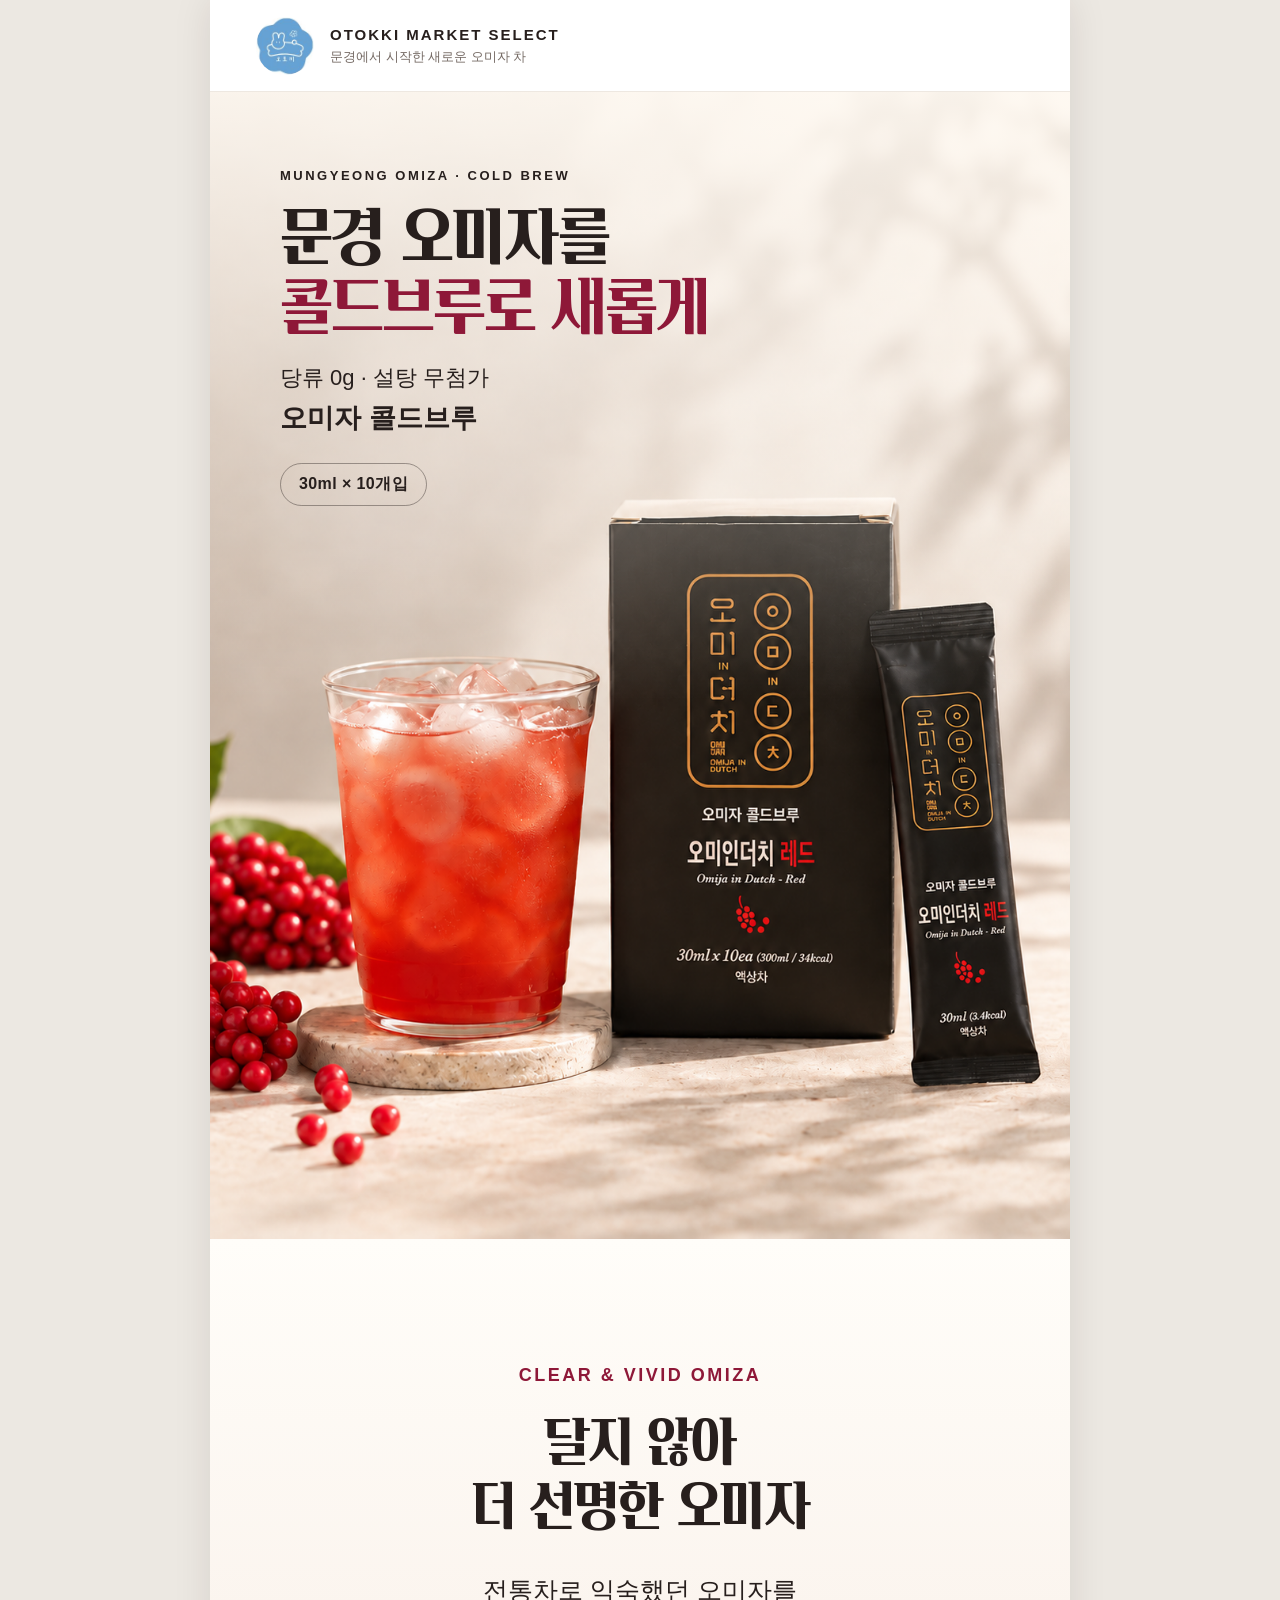
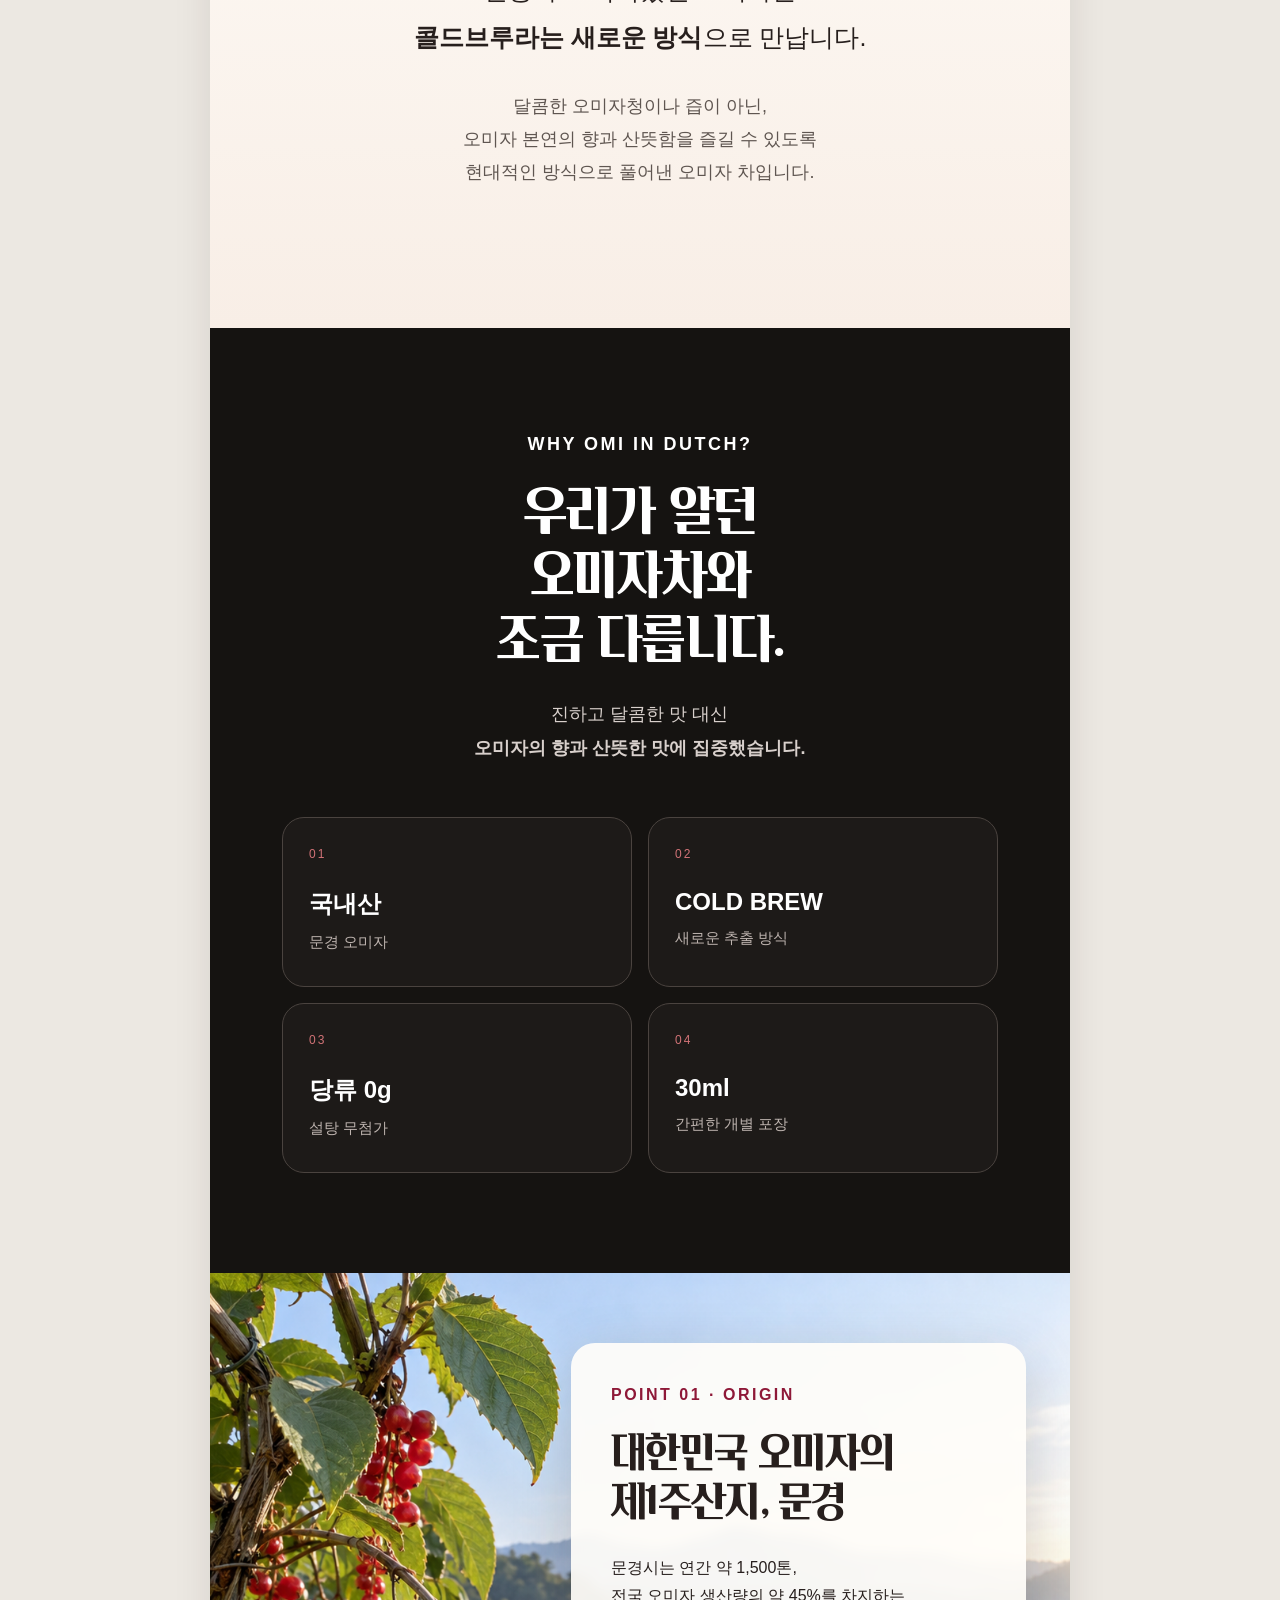
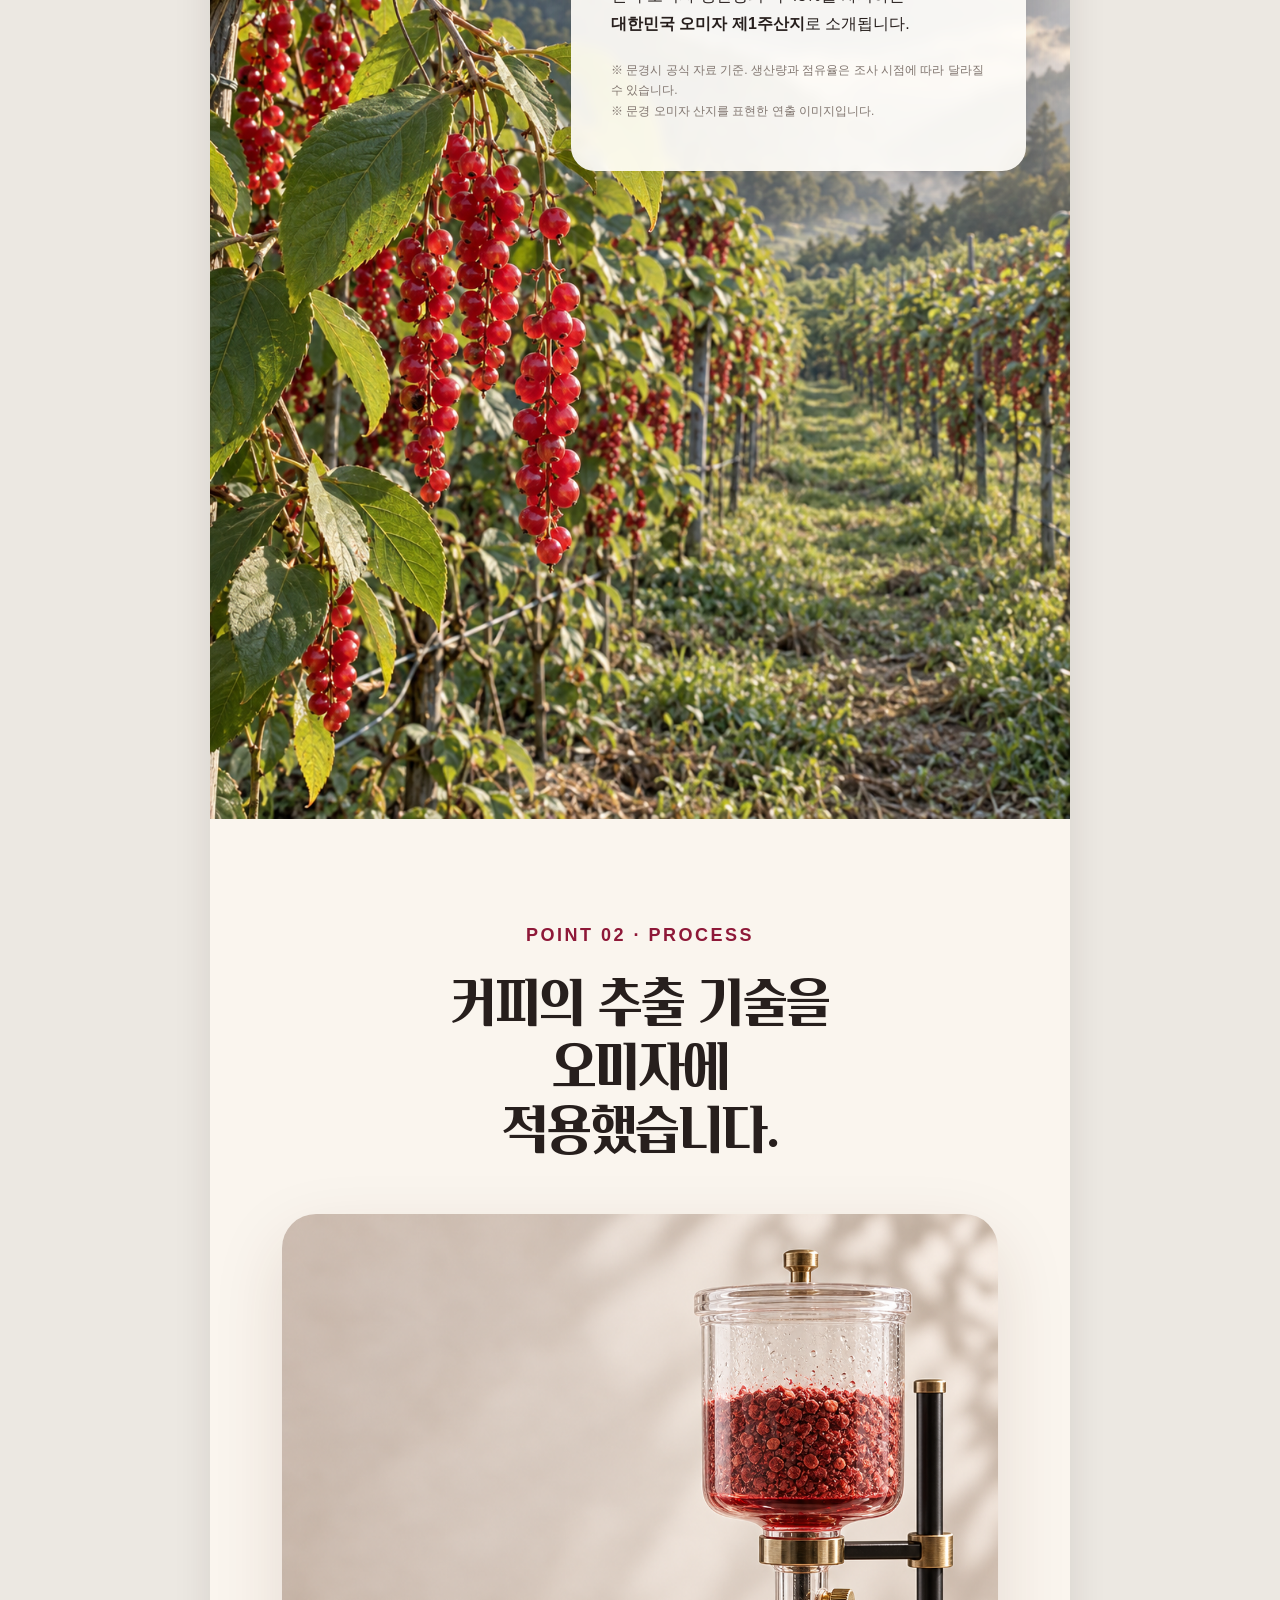
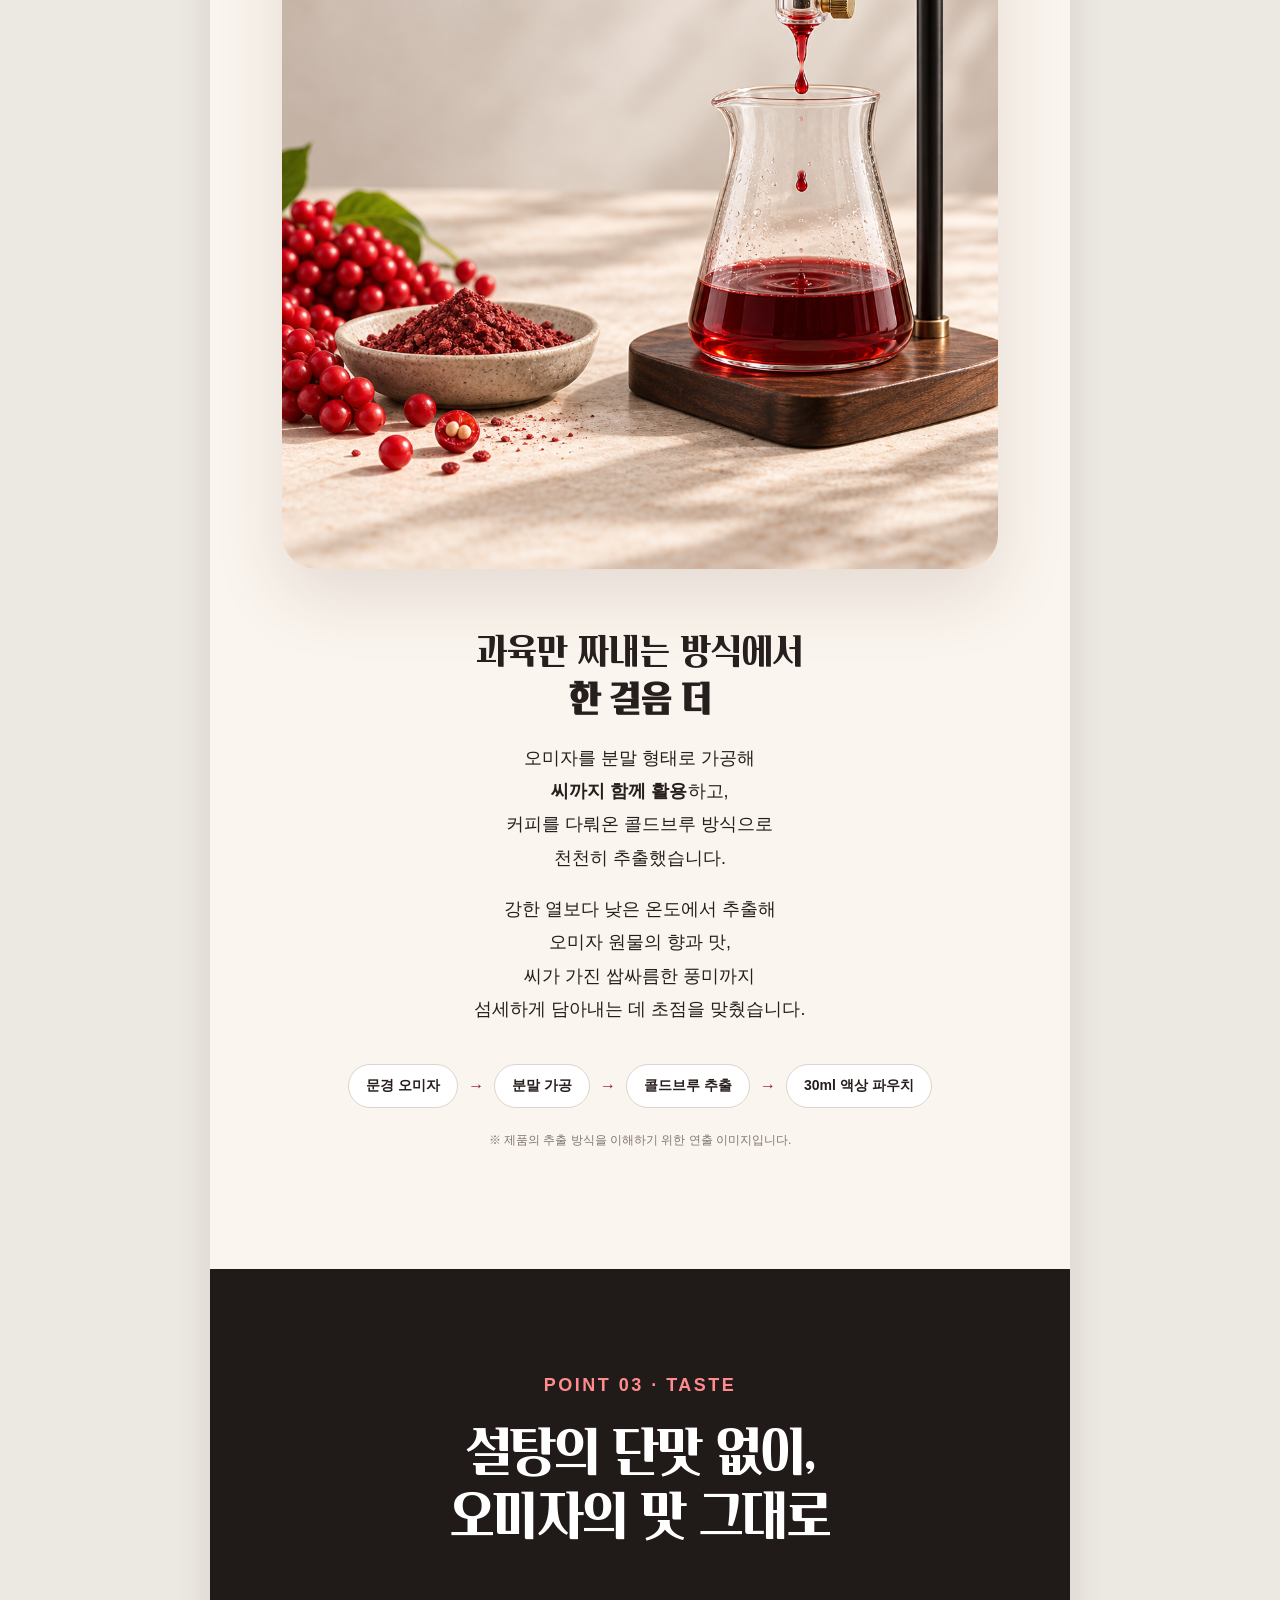
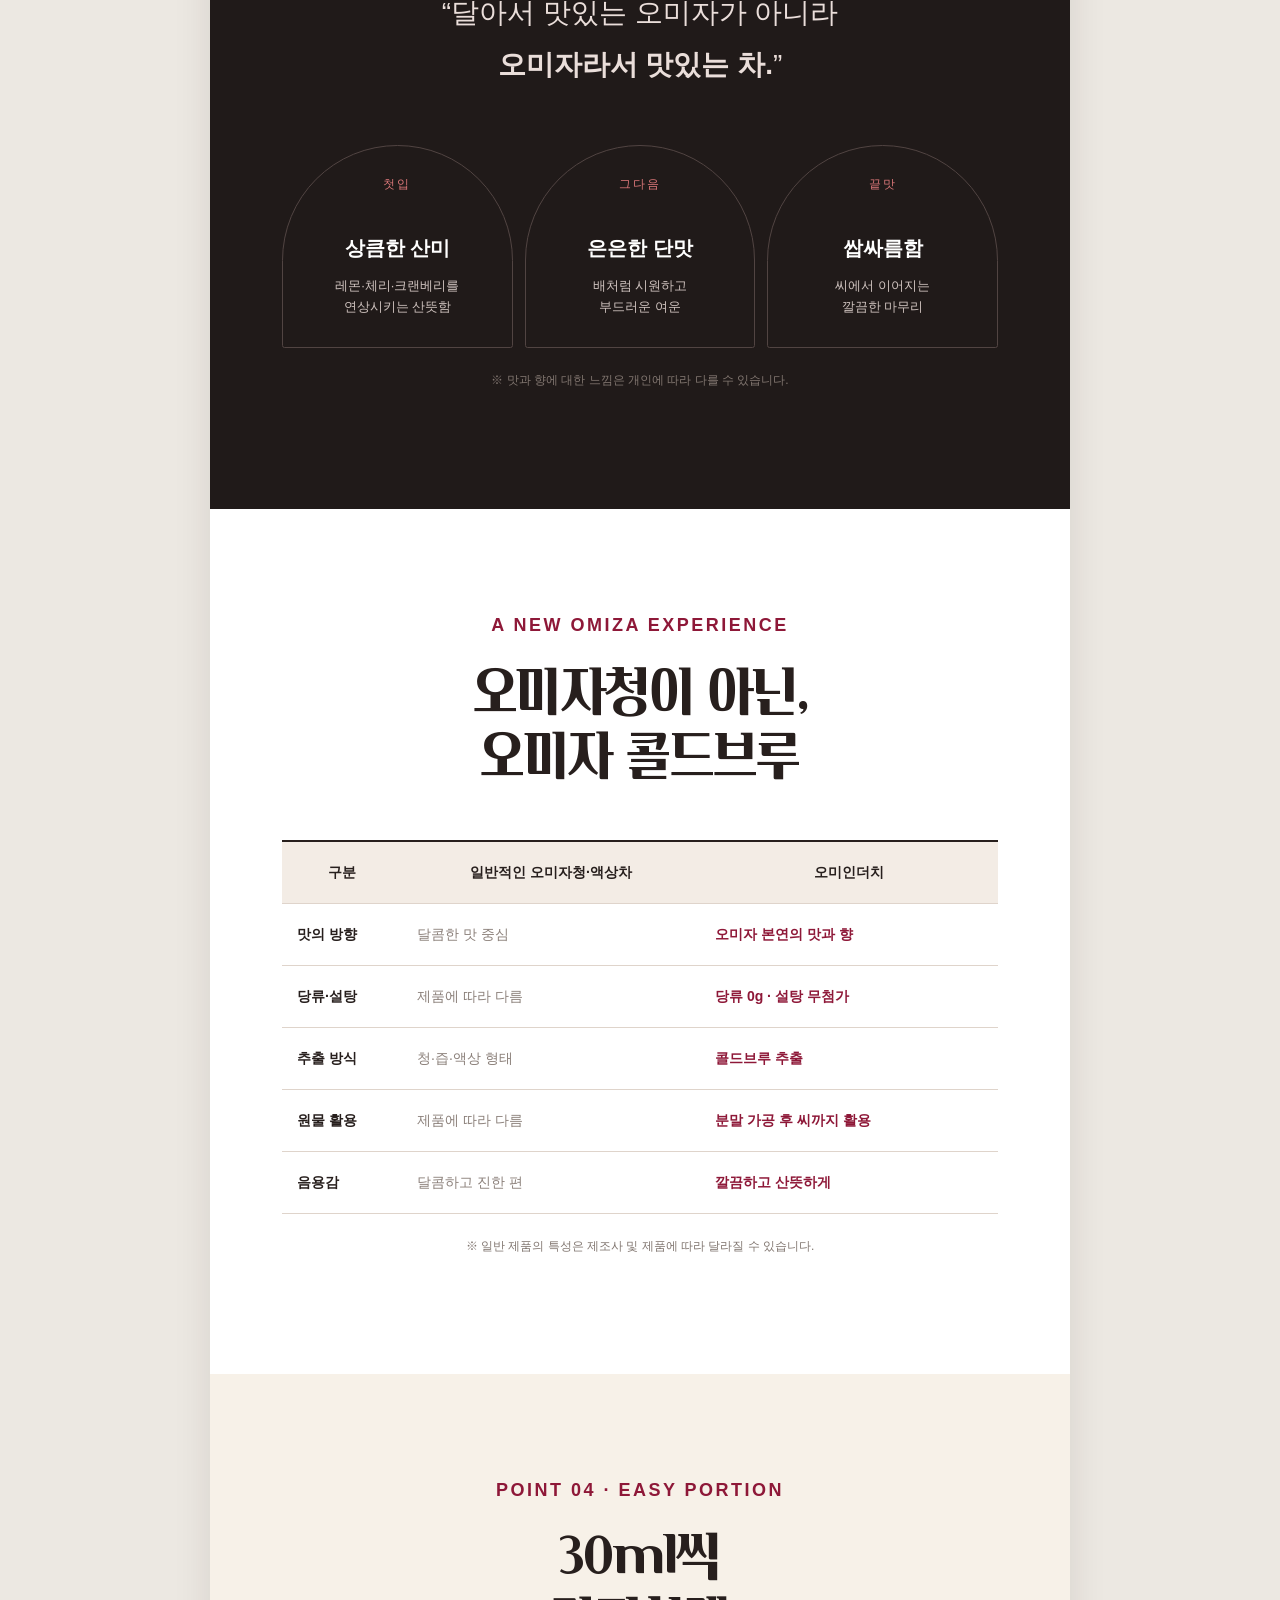
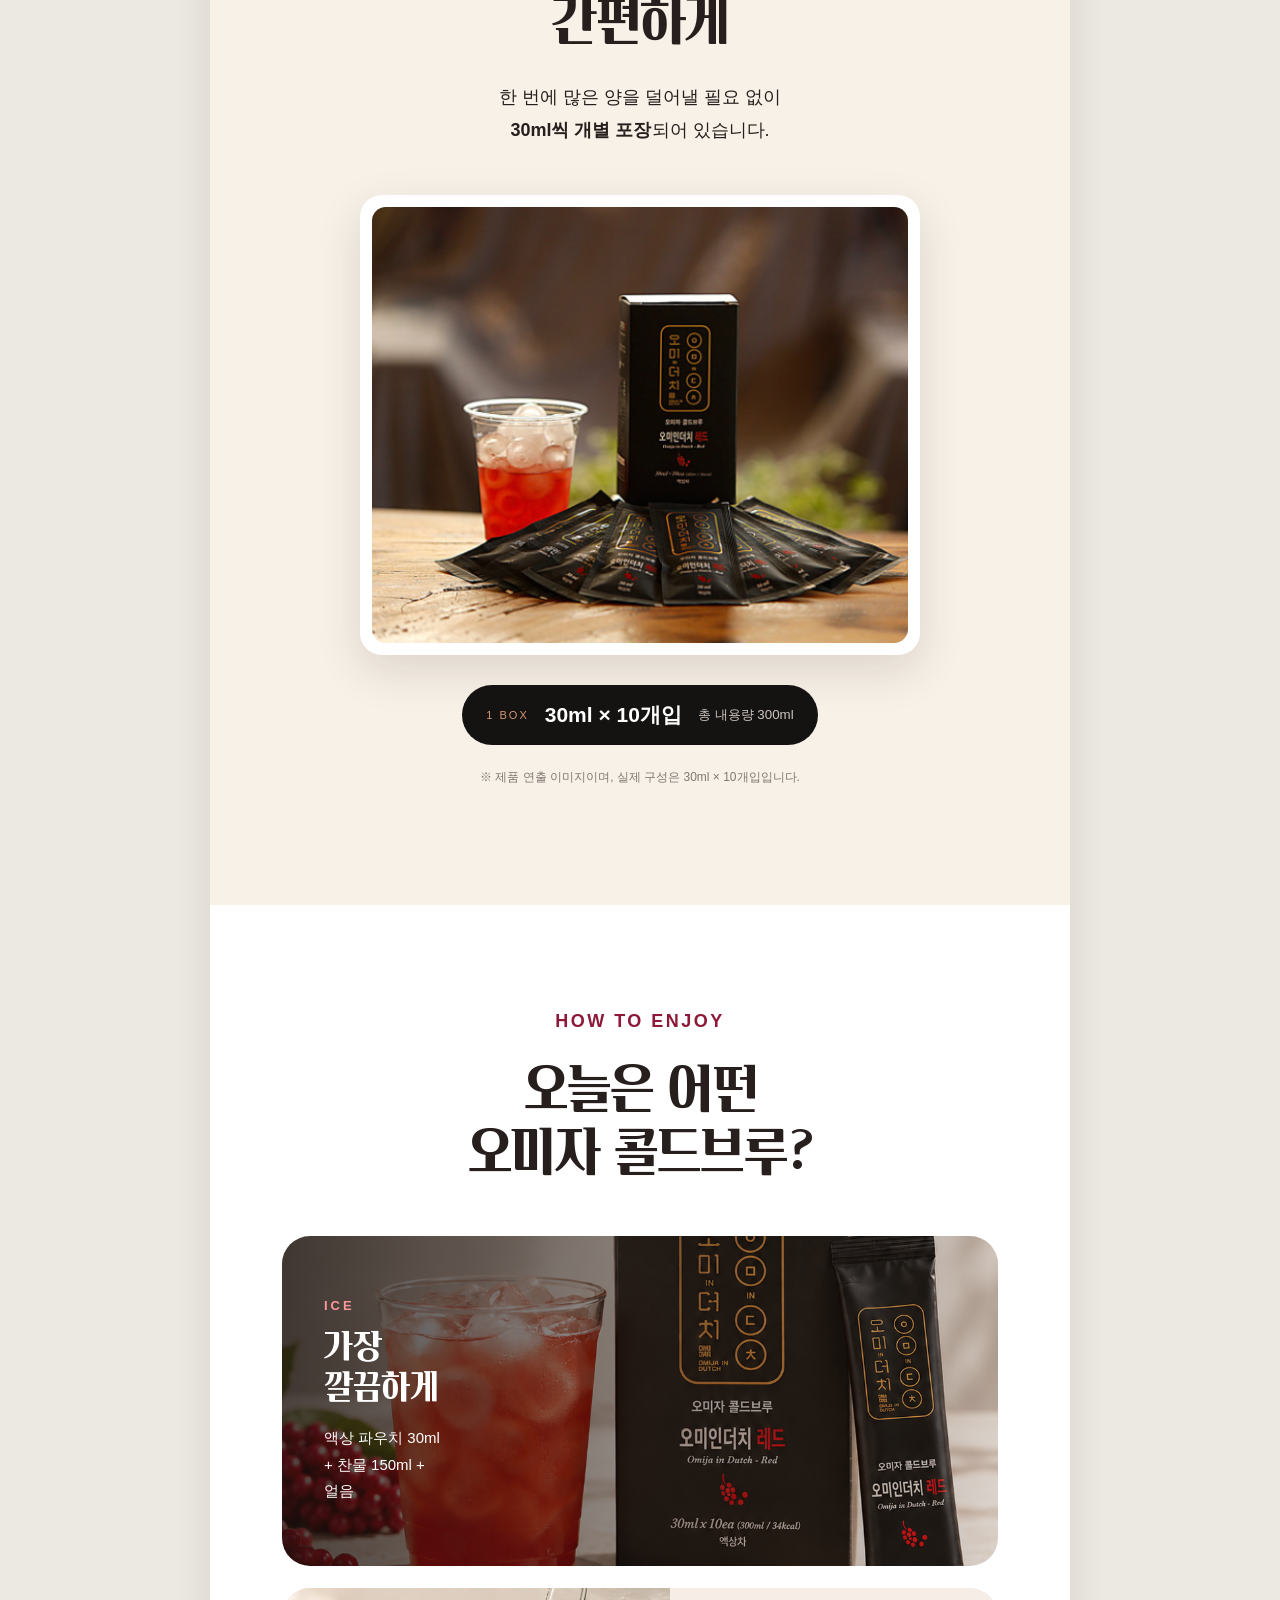
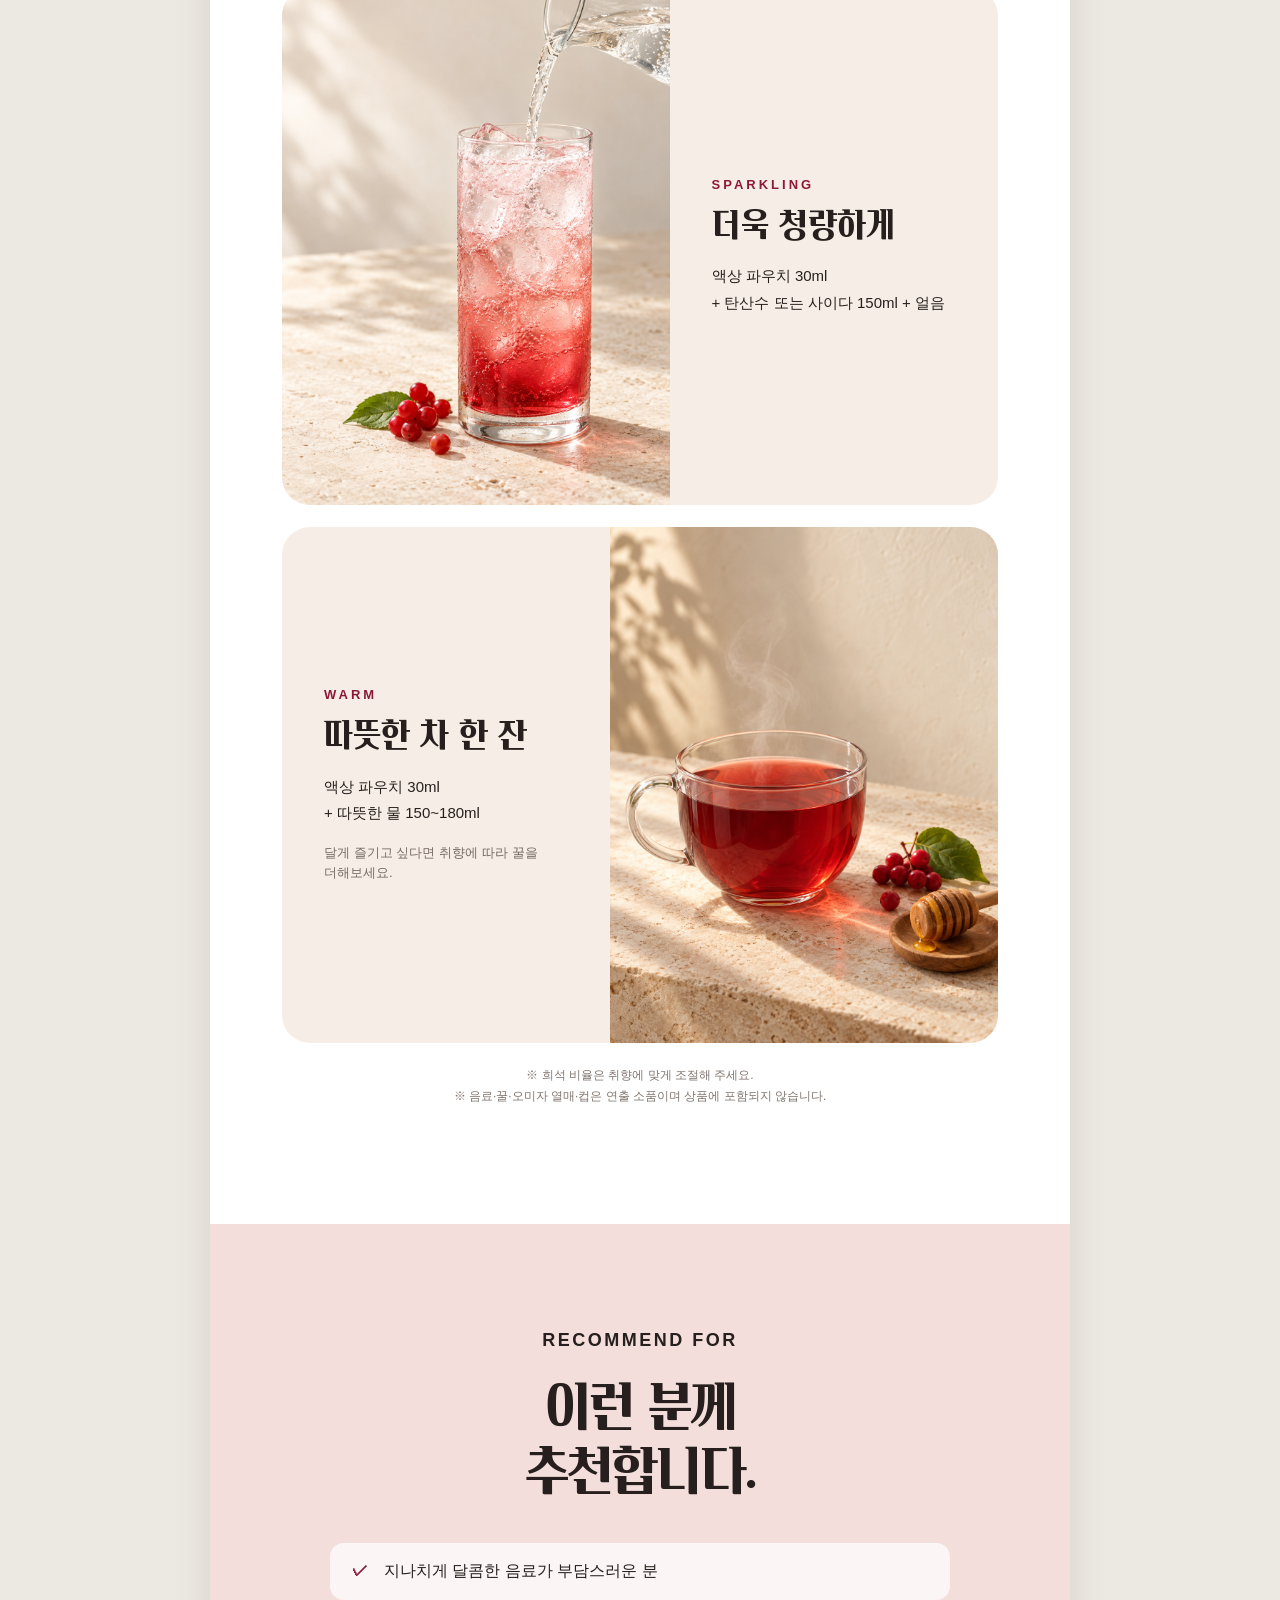
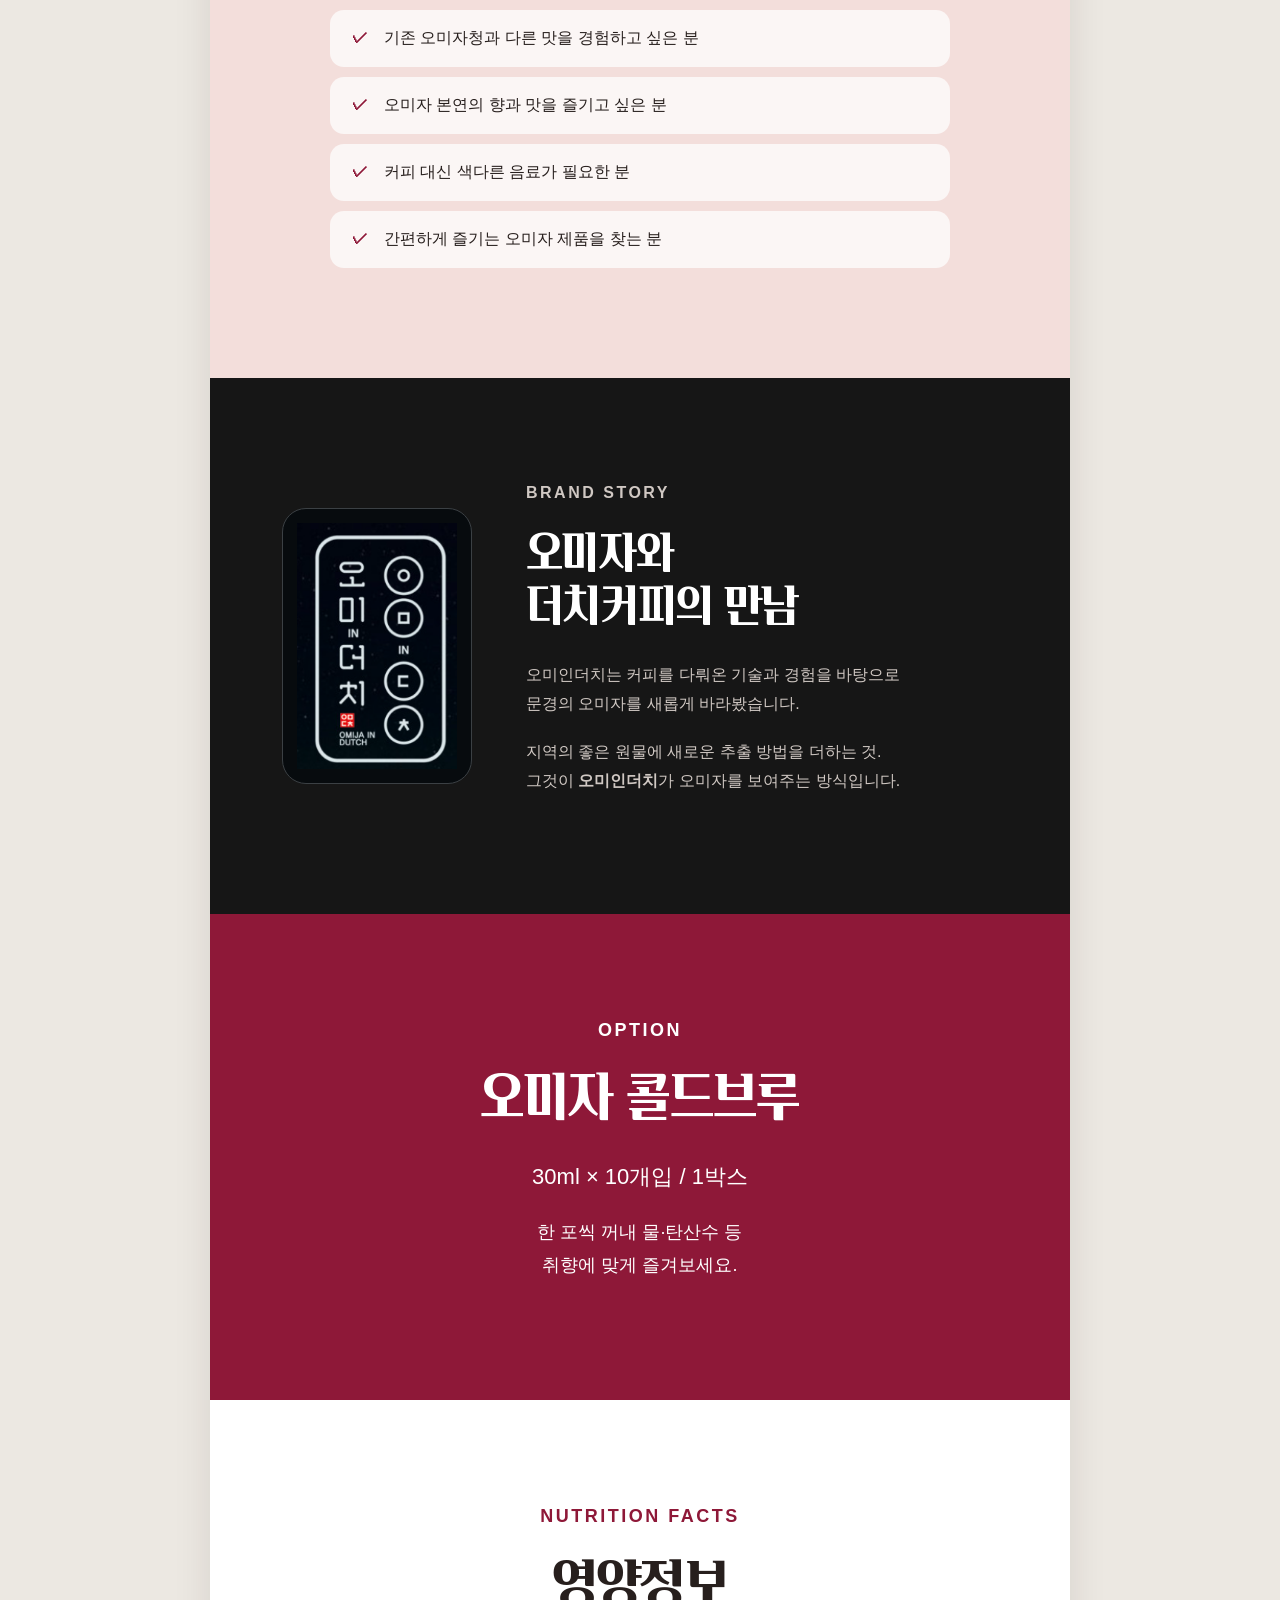
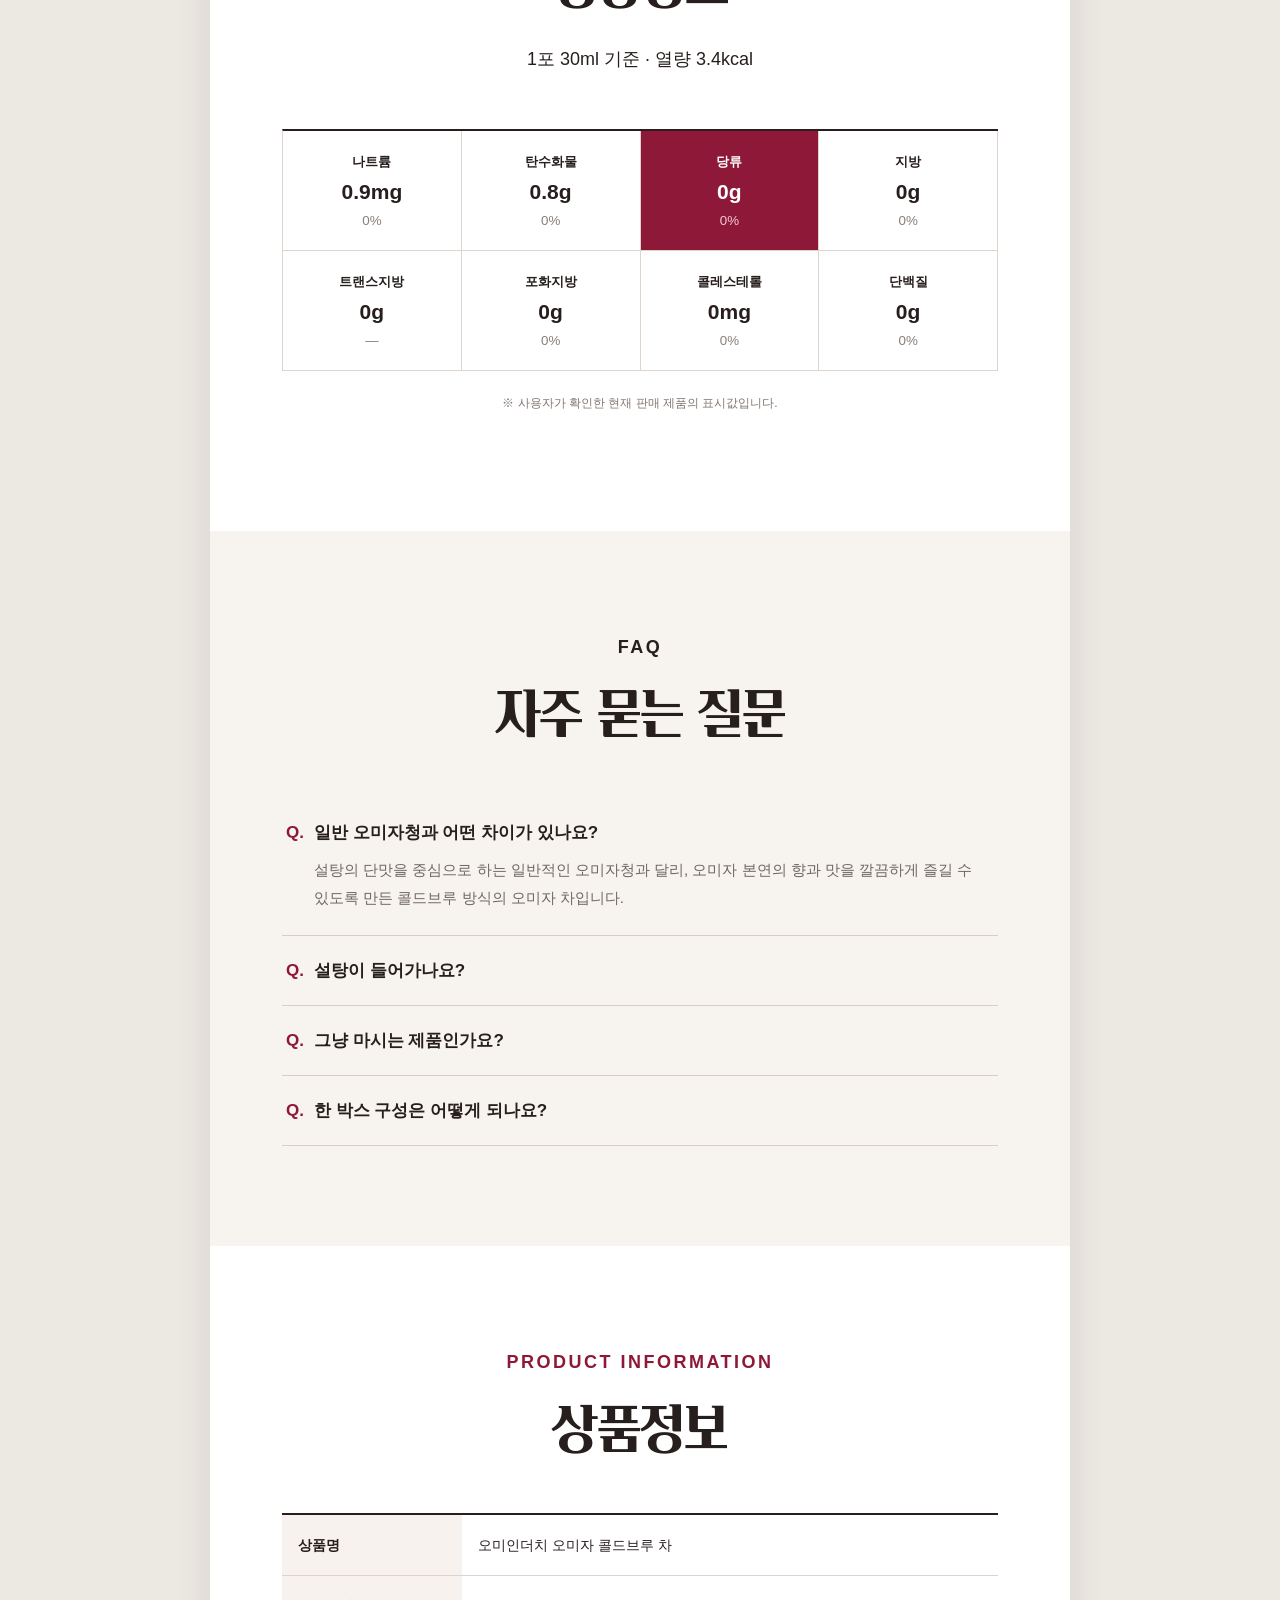
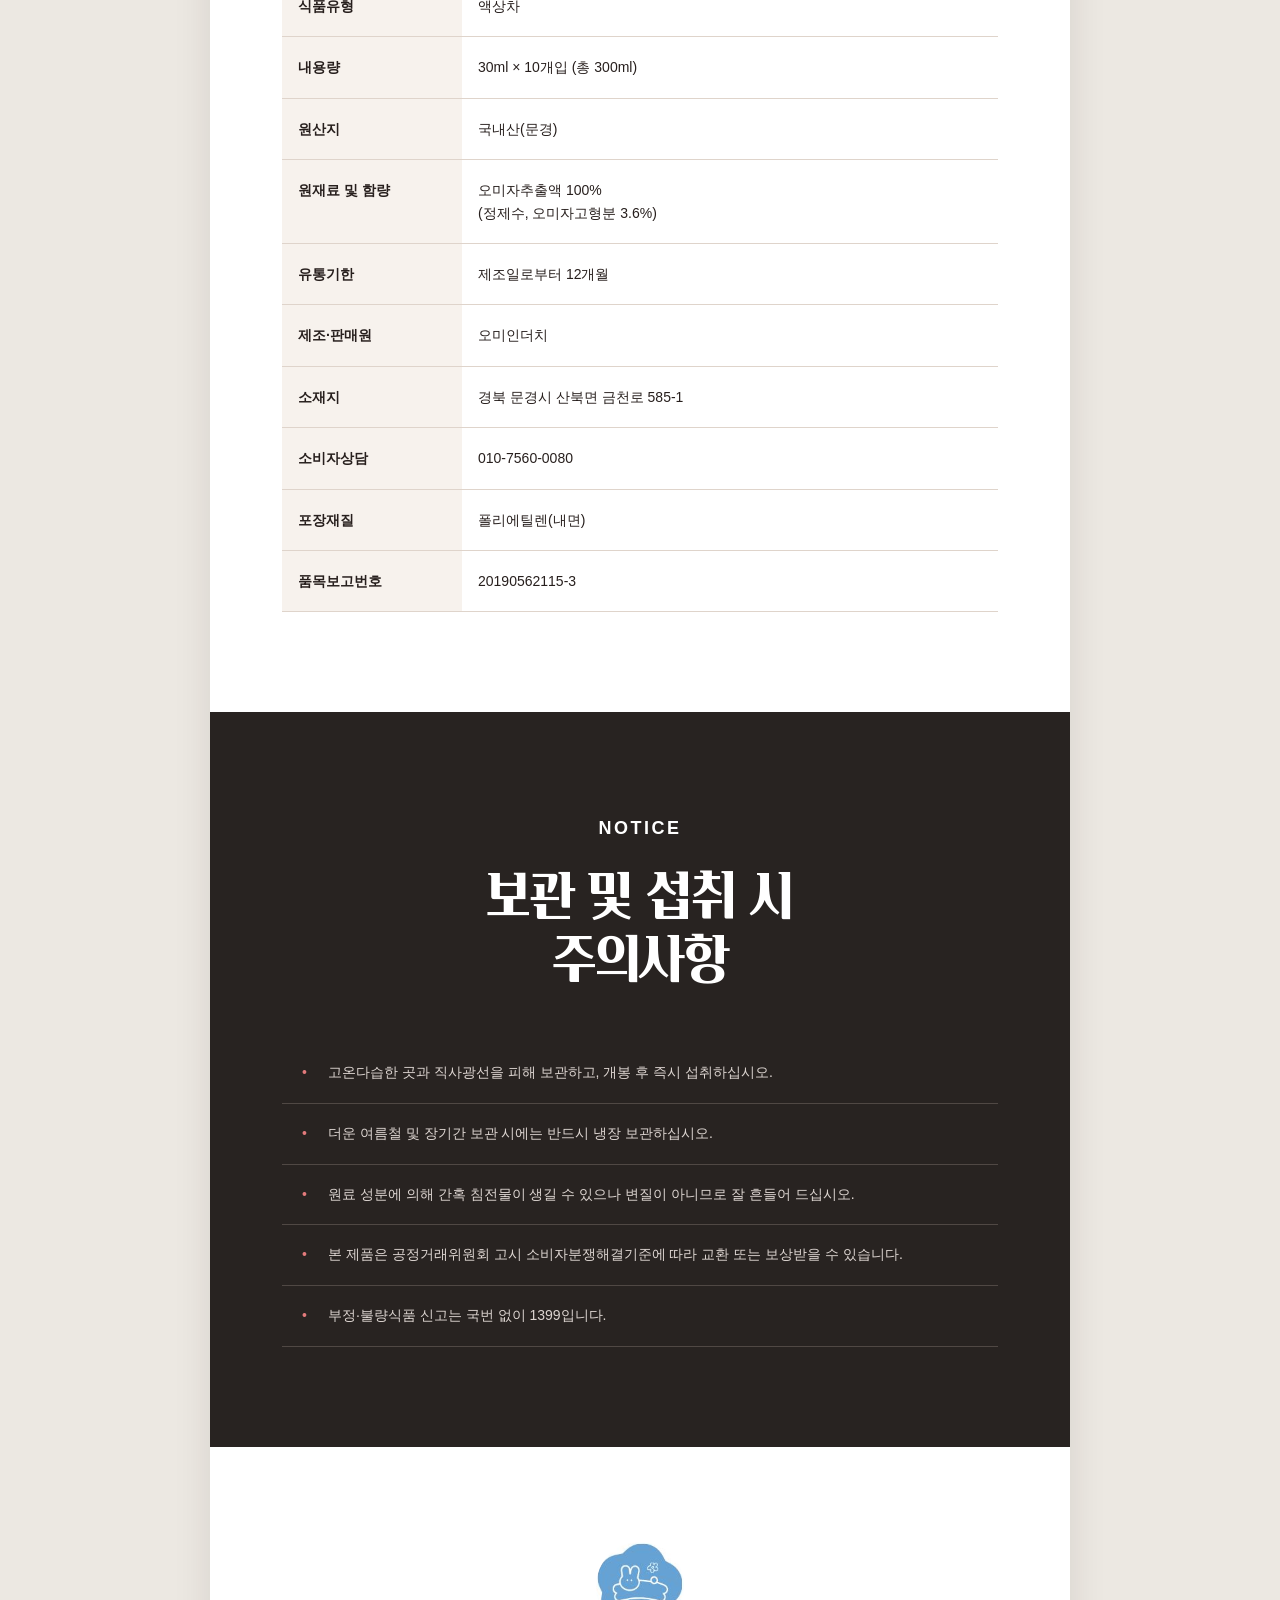
<file: 오미인더치_오미자콜드브루_상세페이지/index.html>
<!doctype html>
<html lang="ko">
<head>
  <meta charset="utf-8">
  <meta name="viewport" content="width=device-width, initial-scale=1">
  <title>오미인더치 오미자 콜드브루 차</title>
  <link rel="stylesheet" href="styles.css?v=1">
</head>
<body>
  <main class="detail-page">
    <header class="brand-bar">
      <img src="assets/OTOKKI_LOGO.jpg" alt="오토끼 로고">
      <div><b>OTOKKI MARKET SELECT</b><span>문경에서 시작한 새로운 오미자 차</span></div>
    </header>

    <section class="hero">
      <img src="assets/오미인더치_IMG-01_HERO_v2_열량수정.png" alt="오미자 콜드브루와 10개입 박스 및 30ml 파우치">
      <div class="hero-copy">
        <p class="eyebrow">MUNGYEONG OMIZA · COLD BREW</p>
        <h1>문경 오미자를<br><em>콜드브루로 새롭게</em></h1>
        <p>당류 0g · 설탕 무첨가<br><strong>오미자 콜드브루</strong></p>
        <span class="volume">30ml × 10개입</span>
      </div>
    </section>

    <section class="section intro center">
      <p class="eyebrow ruby">CLEAR &amp; VIVID OMIZA</p>
      <h2>달지 않아<br>더 선명한 오미자</h2>
      <p class="lead">전통차로 익숙했던 오미자를<br><strong>콜드브루라는 새로운 방식</strong>으로<br class="mobile-only"> 만납니다.</p>
      <p>달콤한 오미자청이나 즙이 아닌,<br>오미자 본연의 향과 산뜻함을 즐길 수 있도록<br>현대적인 방식으로 풀어낸 오미자 차입니다.</p>
    </section>

    <section class="section why">
      <div class="section-head center">
        <p class="eyebrow">WHY OMI IN DUTCH?</p>
        <h2>우리가 알던<br>오미자차와<br>조금 다릅니다.</h2>
        <p>진하고 달콤한 맛 대신<br><strong>오미자의 향과 산뜻한 맛에 집중했습니다.</strong></p>
      </div>
      <div class="feature-grid">
        <article><span>01</span><b>국내산</b><p>문경 오미자</p></article>
        <article><span>02</span><b>COLD BREW</b><p>새로운 추출 방식</p></article>
        <article><span>03</span><b>당류 0g</b><p>설탕 무첨가</p></article>
        <article><span>04</span><b>30ml</b><p>간편한 개별 포장</p></article>
      </div>
    </section>

    <section class="origin visual-section">
      <img src="assets/오미인더치_IMG-03_ORIGIN_CONCEPT.png" alt="문경 산간의 오미자 재배지를 표현한 연출 이미지">
      <div class="visual-copy light-card right-copy">
        <p class="eyebrow ruby">POINT 01 · ORIGIN</p>
        <h2>대한민국 오미자의<br>제1주산지, 문경</h2>
        <p>문경시는 연간 약 1,500톤,<br>전국 오미자 생산량의 약 45%를 차지하는<br><strong>대한민국 오미자 제1주산지</strong>로 소개됩니다.</p>
        <p class="source">※ 문경시 공식 자료 기준. 생산량과 점유율은 조사 시점에 따라 달라질 수 있습니다.<br>※ 문경 오미자 산지를 표현한 연출 이미지입니다.</p>
      </div>
    </section>

    <section class="section process">
      <div class="section-head center">
        <p class="eyebrow ruby">POINT 02 · PROCESS</p>
        <h2>커피의 추출 기술을<br>오미자에<br>적용했습니다.</h2>
      </div>
      <img class="rounded-image" src="assets/오미인더치_IMG-02_PROCESS_CONCEPT.png" alt="오미자 분말을 천천히 추출하는 방식을 표현한 연출 이미지">
      <div class="process-copy">
        <p class="big-copy">과육만 짜내는 방식에서<br><strong>한 걸음 더</strong></p>
        <p>오미자를 분말 형태로 가공해<br><strong>씨까지 함께 활용</strong>하고,<br>커피를 다뤄온 콜드브루 방식으로<br>천천히 추출했습니다.</p>
        <p>강한 열보다 낮은 온도에서 추출해<br>오미자 원물의 향과 맛,<br>씨가 가진 쌉싸름한 풍미까지<br>섬세하게 담아내는 데 초점을 맞췄습니다.</p>
        <div class="flow">
          <span>문경 오미자</span><i>→</i><span>분말 가공</span><i>→</i><span>콜드브루 추출</span><i>→</i><span>30ml 액상 파우치</span>
        </div>
        <p class="source">※ 제품의 추출 방식을 이해하기 위한 연출 이미지입니다.</p>
      </div>
    </section>

    <section class="section taste dark">
      <p class="eyebrow coral center">POINT 03 · TASTE</p>
      <h2 class="center">설탕의 단맛 없이,<br>오미자의 맛 그대로</h2>
      <p class="quote center">“달아서 맛있는 오미자가 아니라<br><strong>오미자라서 맛있는 차.</strong>”</p>
      <div class="taste-steps">
        <article><span>첫입</span><b>상큼한 산미</b><p>레몬·체리·크랜베리를<br>연상시키는 산뜻함</p></article>
        <article><span>그다음</span><b>은은한 단맛</b><p>배처럼 시원하고<br>부드러운 여운</p></article>
        <article><span>끝맛</span><b>쌉싸름함</b><p>씨에서 이어지는<br>깔끔한 마무리</p></article>
      </div>
      <p class="source center">※ 맛과 향에 대한 느낌은 개인에 따라 다를 수 있습니다.</p>
    </section>

    <section class="section compare">
      <div class="section-head center">
        <p class="eyebrow ruby">A NEW OMIZA EXPERIENCE</p>
        <h2>오미자청이 아닌,<br>오미자 콜드브루</h2>
      </div>
      <div class="compare-table" role="table" aria-label="일반 오미자청과 오미자 콜드브루 비교">
        <div class="tr head"><div>구분</div><div>일반적인 오미자청·액상차</div><div>오미인더치</div></div>
        <div class="tr"><b>맛의 방향</b><span>달콤한 맛 중심</span><strong>오미자 본연의 맛과 향</strong></div>
        <div class="tr"><b>당류·설탕</b><span>제품에 따라 다름</span><strong>당류 0g · 설탕 무첨가</strong></div>
        <div class="tr"><b>추출 방식</b><span>청·즙·액상 형태</span><strong>콜드브루 추출</strong></div>
        <div class="tr"><b>원물 활용</b><span>제품에 따라 다름</span><strong>분말 가공 후 씨까지 활용</strong></div>
        <div class="tr"><b>음용감</b><span>달콤하고 진한 편</span><strong>깔끔하고 산뜻하게</strong></div>
      </div>
      <p class="source center">※ 일반 제품의 특성은 제조사 및 제품에 따라 달라질 수 있습니다.</p>
    </section>

    <section class="section portion center">
      <p class="eyebrow ruby">POINT 04 · EASY PORTION</p>
      <h2>30ml씩<br>간편하게</h2>
      <p>한 번에 많은 양을 덜어낼 필요 없이<br><strong>30ml씩 개별 포장</strong>되어 있습니다.</p>
      <div class="pack-shot"><img src="assets/오미인더치_IMG-06_PACKAGE_LIFESTYLE.png" alt="실제 오미인더치 박스와 파우치 연출 사진"></div>
      <div class="pack-spec"><span>1 BOX</span><b>30ml × 10개입</b><small>총 내용량 300ml</small></div>
      <p class="source">※ 제품 연출 이미지이며, 실제 구성은 30ml × 10개입입니다.</p>
    </section>

    <section class="section howto">
      <div class="section-head center">
        <p class="eyebrow ruby">HOW TO ENJOY</p>
        <h2>오늘은 어떤<br>오미자 콜드브루?</h2>
      </div>
      <article class="serve-card ice-card">
        <div><span>ICE</span><h3>가장 깔끔하게</h3><p>액상 파우치 30ml<br>+ 찬물 150ml + 얼음</p></div>
      </article>
      <article class="serve-card">
        <img src="assets/오미인더치_IMG-04_SPARKLING.png" alt="탄산수에 희석한 오미자 콜드브루 연출 이미지">
        <div><span>SPARKLING</span><h3>더욱 청량하게</h3><p>액상 파우치 30ml<br>+ 탄산수 또는 사이다 150ml + 얼음</p></div>
      </article>
      <article class="serve-card reverse">
        <img src="assets/오미인더치_IMG-05_WARM.png" alt="따뜻한 물에 희석한 오미자 콜드브루 연출 이미지">
        <div><span>WARM</span><h3>따뜻한 차 한 잔</h3><p>액상 파우치 30ml<br>+ 따뜻한 물 150~180ml</p><small>달게 즐기고 싶다면 취향에 따라 꿀을 더해보세요.</small></div>
      </article>
      <p class="source center">※ 희석 비율은 취향에 맞게 조절해 주세요.<br>※ 음료·꿀·오미자 열매·컵은 연출 소품이며 상품에 포함되지 않습니다.</p>
    </section>

    <section class="section recommend center">
      <p class="eyebrow">RECOMMEND FOR</p>
      <h2>이런 분께<br>추천합니다.</h2>
      <ul>
        <li>지나치게 달콤한 음료가 부담스러운 분</li>
        <li>기존 오미자청과 다른 맛을 경험하고 싶은 분</li>
        <li>오미자 본연의 향과 맛을 즐기고 싶은 분</li>
        <li>커피 대신 색다른 음료가 필요한 분</li>
        <li>간편하게 즐기는 오미자 제품을 찾는 분</li>
      </ul>
    </section>

    <section class="section brand-story">
      <div class="logo-frame"><img src="assets/오미인더치_LOGO.png" alt="오미인더치 공식 로고"></div>
      <div>
        <p class="eyebrow coral">BRAND STORY</p>
        <h2>오미자와<br>더치커피의 만남</h2>
        <p>오미인더치는 커피를 다뤄온 기술과 경험을 바탕으로<br>문경의 오미자를 새롭게 바라봤습니다.</p>
        <p>지역의 좋은 원물에 새로운 추출 방법을 더하는 것.<br>그것이 <strong>오미인더치</strong>가 오미자를 보여주는 방식입니다.</p>
      </div>
    </section>

    <section class="section option center">
      <p class="eyebrow">OPTION</p>
      <h2>오미자 콜드브루</h2>
      <p class="option-volume">30ml × 10개입 / 1박스</p>
      <p>한 포씩 꺼내 물·탄산수 등<br>취향에 맞게 즐겨보세요.</p>
    </section>

    <section class="section nutrition">
      <div class="section-head center">
        <p class="eyebrow ruby">NUTRITION FACTS</p>
        <h2>영양정보</h2>
        <p>1포 30ml 기준 · 열량 3.4kcal</p>
      </div>
      <div class="nutrition-grid">
        <div><b>나트륨</b><span>0.9mg</span><small>0%</small></div>
        <div><b>탄수화물</b><span>0.8g</span><small>0%</small></div>
        <div class="ruby-cell"><b>당류</b><span>0g</span><small>0%</small></div>
        <div><b>지방</b><span>0g</span><small>0%</small></div>
        <div><b>트랜스지방</b><span>0g</span><small>—</small></div>
        <div><b>포화지방</b><span>0g</span><small>0%</small></div>
        <div><b>콜레스테롤</b><span>0mg</span><small>0%</small></div>
        <div><b>단백질</b><span>0g</span><small>0%</small></div>
      </div>
      <p class="source center">※ 사용자가 확인한 현재 판매 제품의 표시값입니다.</p>
    </section>

    <section class="section faq">
      <div class="section-head center"><p class="eyebrow">FAQ</p><h2>자주 묻는 질문</h2></div>
      <details open><summary>일반 오미자청과 어떤 차이가 있나요?</summary><p>설탕의 단맛을 중심으로 하는 일반적인 오미자청과 달리, 오미자 본연의 향과 맛을 깔끔하게 즐길 수 있도록 만든 콜드브루 방식의 오미자 차입니다.</p></details>
      <details><summary>설탕이 들어가나요?</summary><p>설탕을 넣지 않았으며 제품 표시 기준 당류는 0g입니다.</p></details>
      <details><summary>그냥 마시는 제품인가요?</summary><p>물이나 탄산수 등에 희석해 드시는 제품입니다. 취향에 따라 희석 비율을 조절해 주세요.</p></details>
      <details><summary>한 박스 구성은 어떻게 되나요?</summary><p>30ml 개별 포장 제품이 총 10개 들어 있습니다.</p></details>
    </section>

    <section class="section product-info">
      <div class="section-head center"><p class="eyebrow ruby">PRODUCT INFORMATION</p><h2>상품정보</h2></div>
      <dl>
        <div><dt>상품명</dt><dd>오미인더치 오미자 콜드브루 차</dd></div>
        <div><dt>식품유형</dt><dd>액상차</dd></div>
        <div><dt>내용량</dt><dd>30ml × 10개입 (총 300ml)</dd></div>
        <div><dt>원산지</dt><dd>국내산(문경)</dd></div>
        <div><dt>원재료 및 함량</dt><dd>오미자추출액 100%<br>(정제수, 오미자고형분 3.6%)</dd></div>
        <div><dt>유통기한</dt><dd>제조일로부터 12개월</dd></div>
        <div><dt>제조·판매원</dt><dd>오미인더치</dd></div>
        <div><dt>소재지</dt><dd>경북 문경시 산북면 금천로 585-1</dd></div>
        <div><dt>소비자상담</dt><dd>010-7560-0080</dd></div>
        <div><dt>포장재질</dt><dd>폴리에틸렌(내면)</dd></div>
        <div><dt>품목보고번호</dt><dd>20190562115-3</dd></div>
      </dl>
    </section>

    <section class="section notice">
      <div class="section-head center"><p class="eyebrow">NOTICE</p><h2>보관 및 섭취 시<br>주의사항</h2></div>
      <ul>
        <li>고온다습한 곳과 직사광선을 피해 보관하고, 개봉 후 즉시 섭취하십시오.</li>
        <li>더운 여름철 및 장기간 보관 시에는 반드시 냉장 보관하십시오.</li>
        <li>원료 성분에 의해 간혹 침전물이 생길 수 있으나 변질이 아니므로 잘 흔들어 드십시오.</li>
        <li>본 제품은 공정거래위원회 고시 소비자분쟁해결기준에 따라 교환 또는 보상받을 수 있습니다.</li>
        <li>부정·불량식품 신고는 국번 없이 1399입니다.</li>
      </ul>
    </section>

    <footer class="closing">
      <img src="assets/OTOKKI_LOGO.jpg" alt="오토끼 로고">
      <p>문경의 오미자를,<br>오늘의 방식으로.</p>
      <strong>달지 않아 더 선명한 한 잔</strong>
      <span>OMI IN DUTCH · OTOKKI MARKET</span>
    </footer>
  </main>
</body>
</html>
</file>
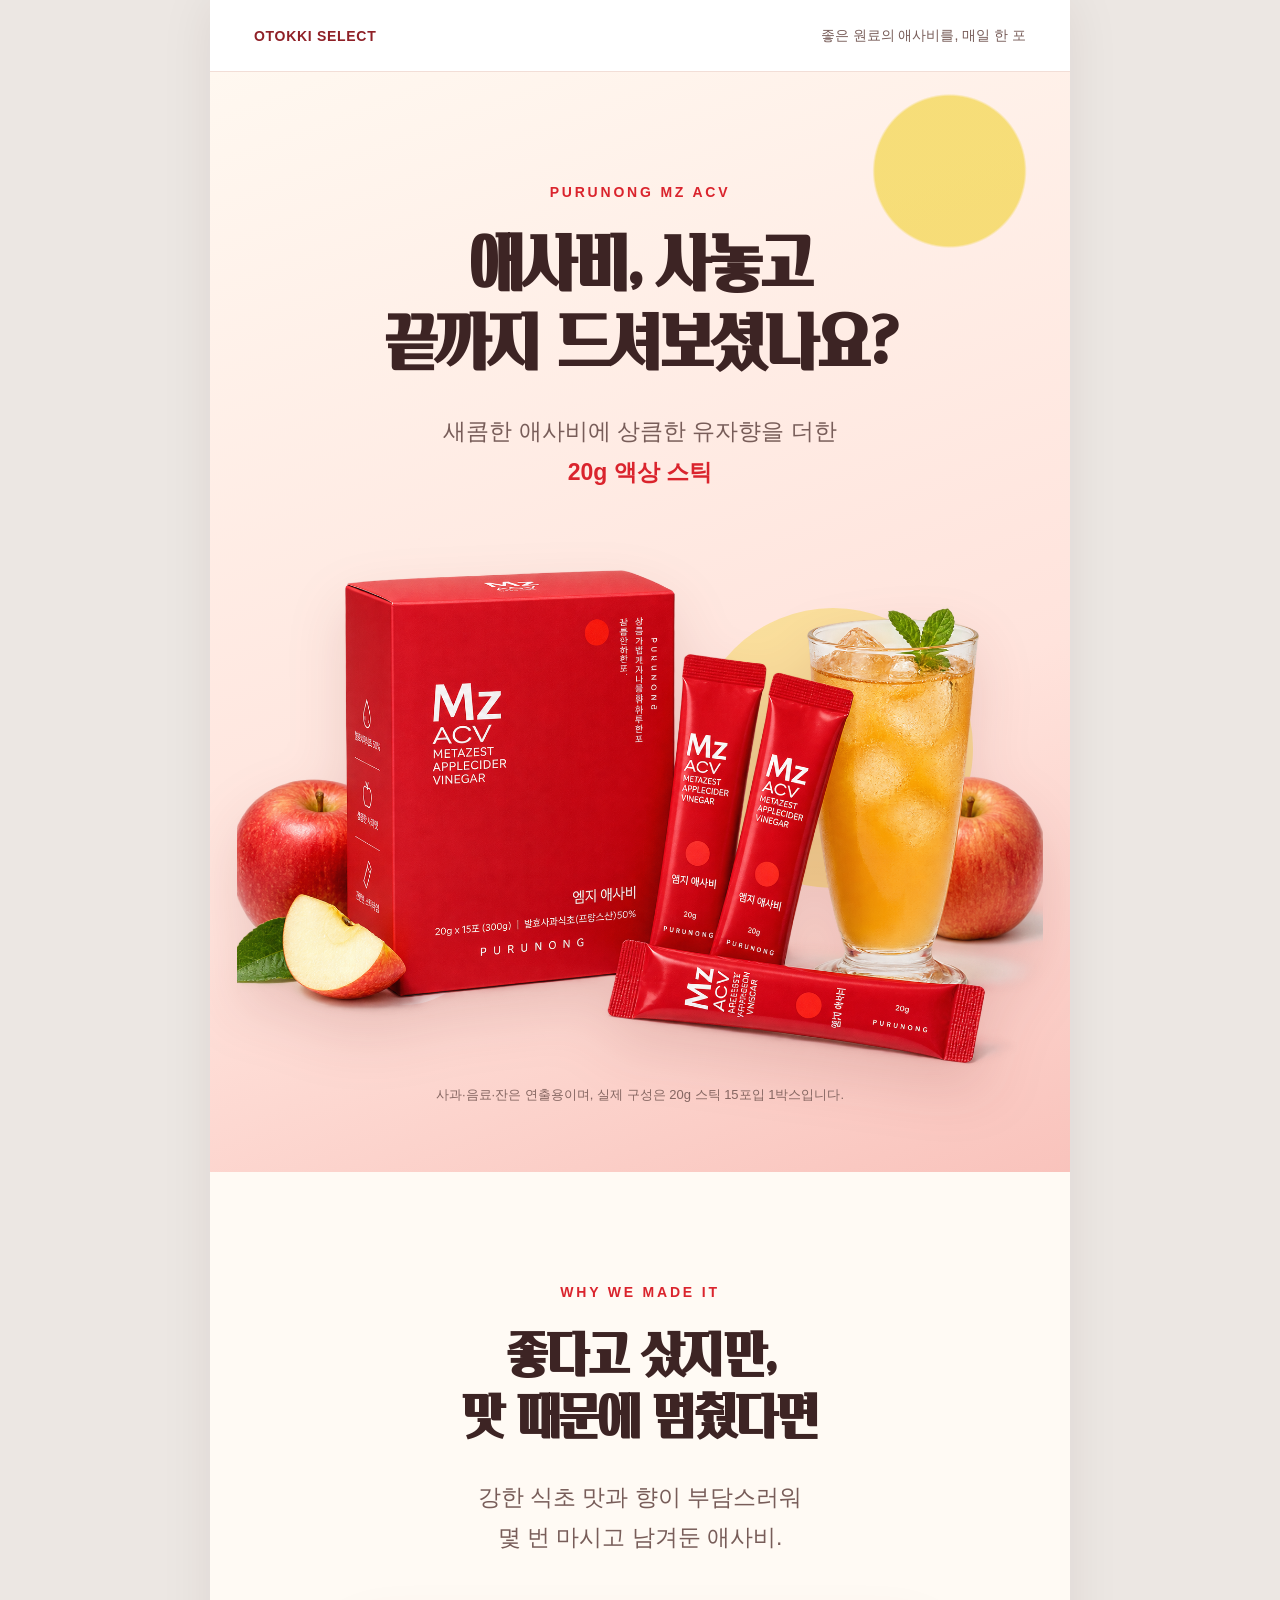
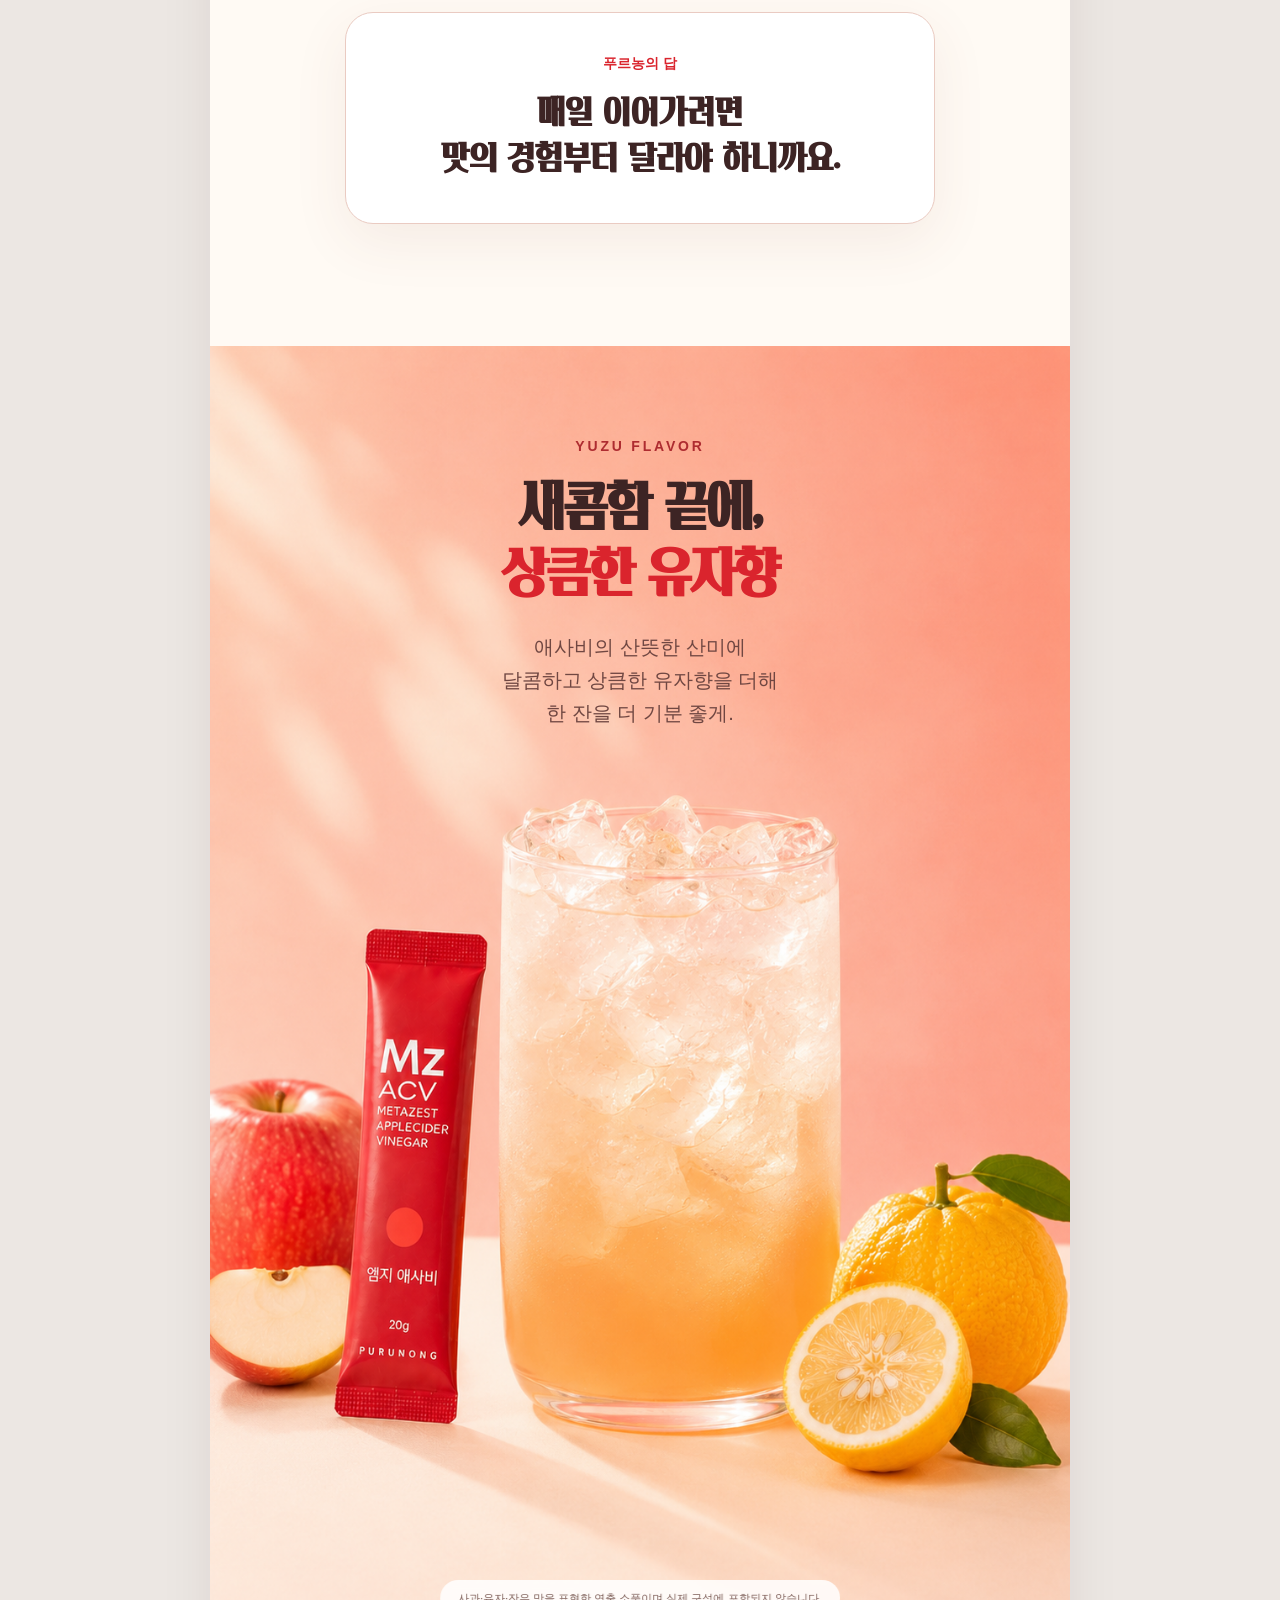
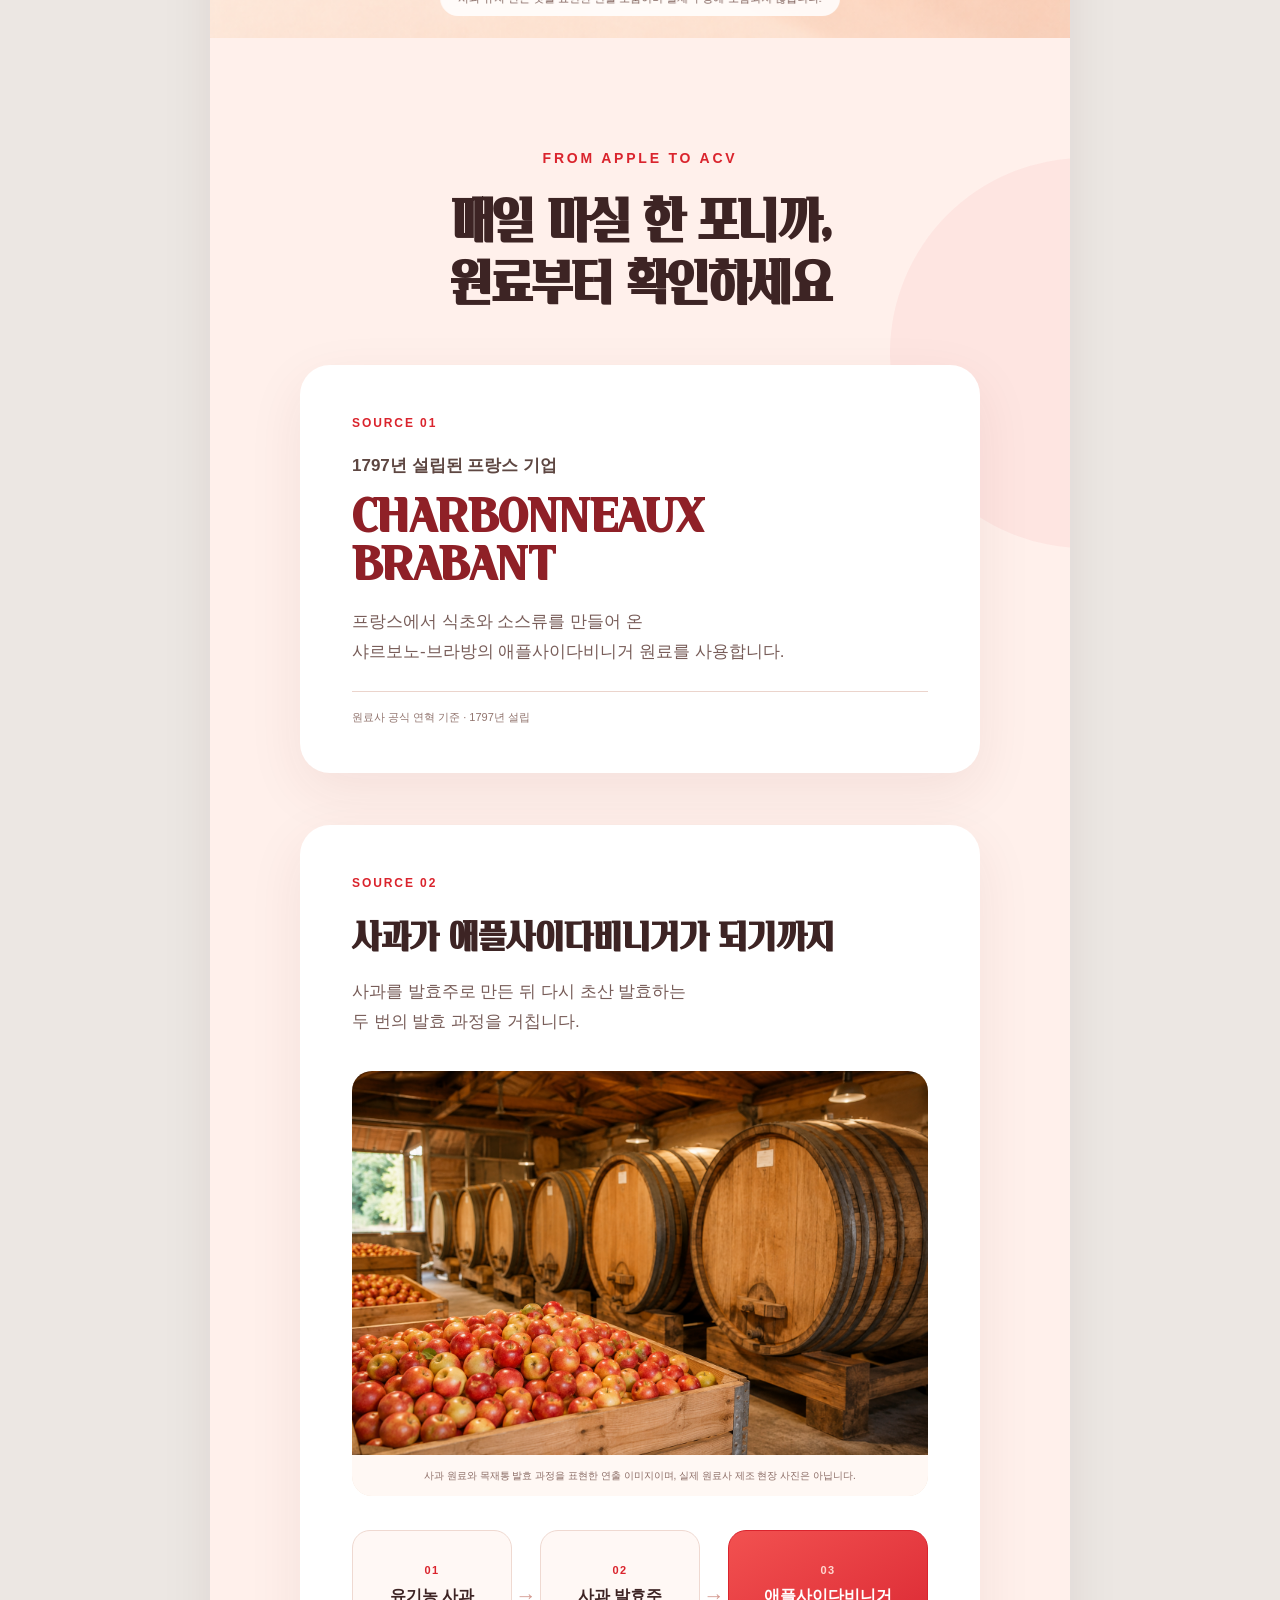
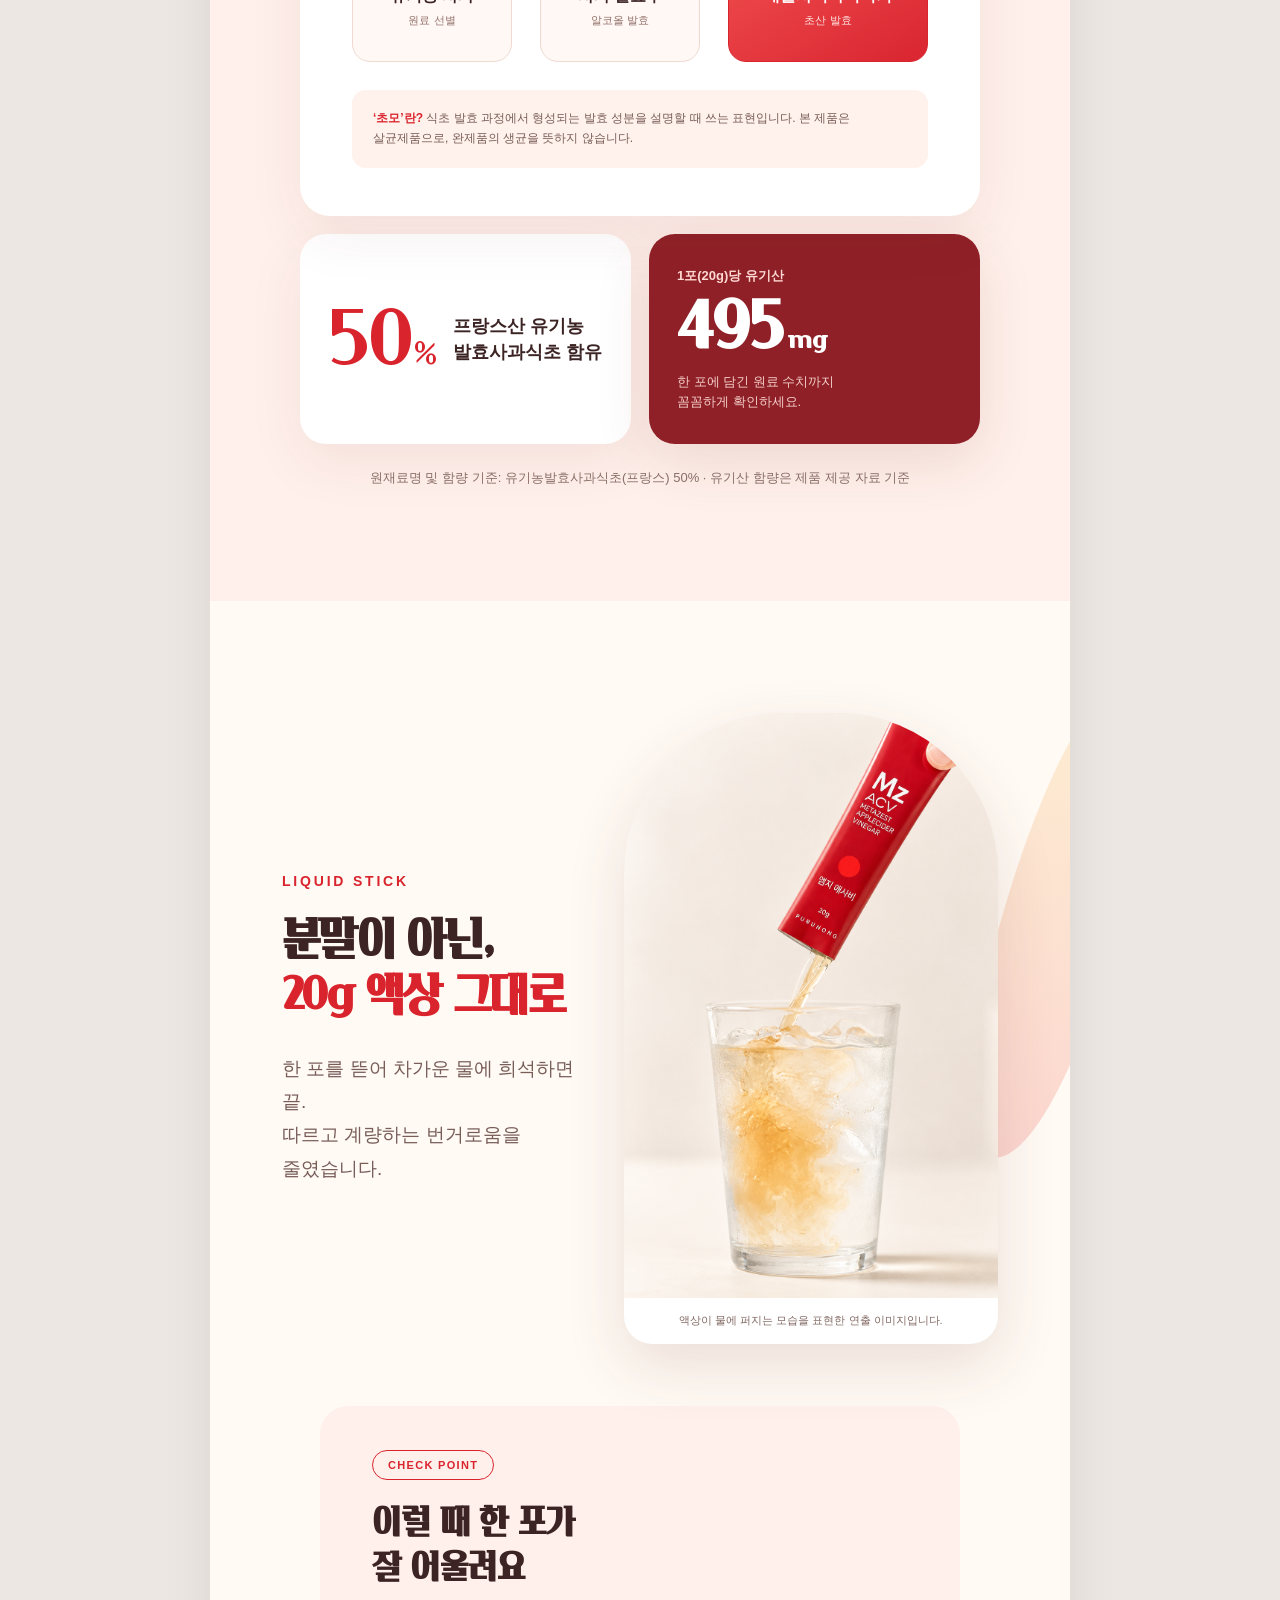
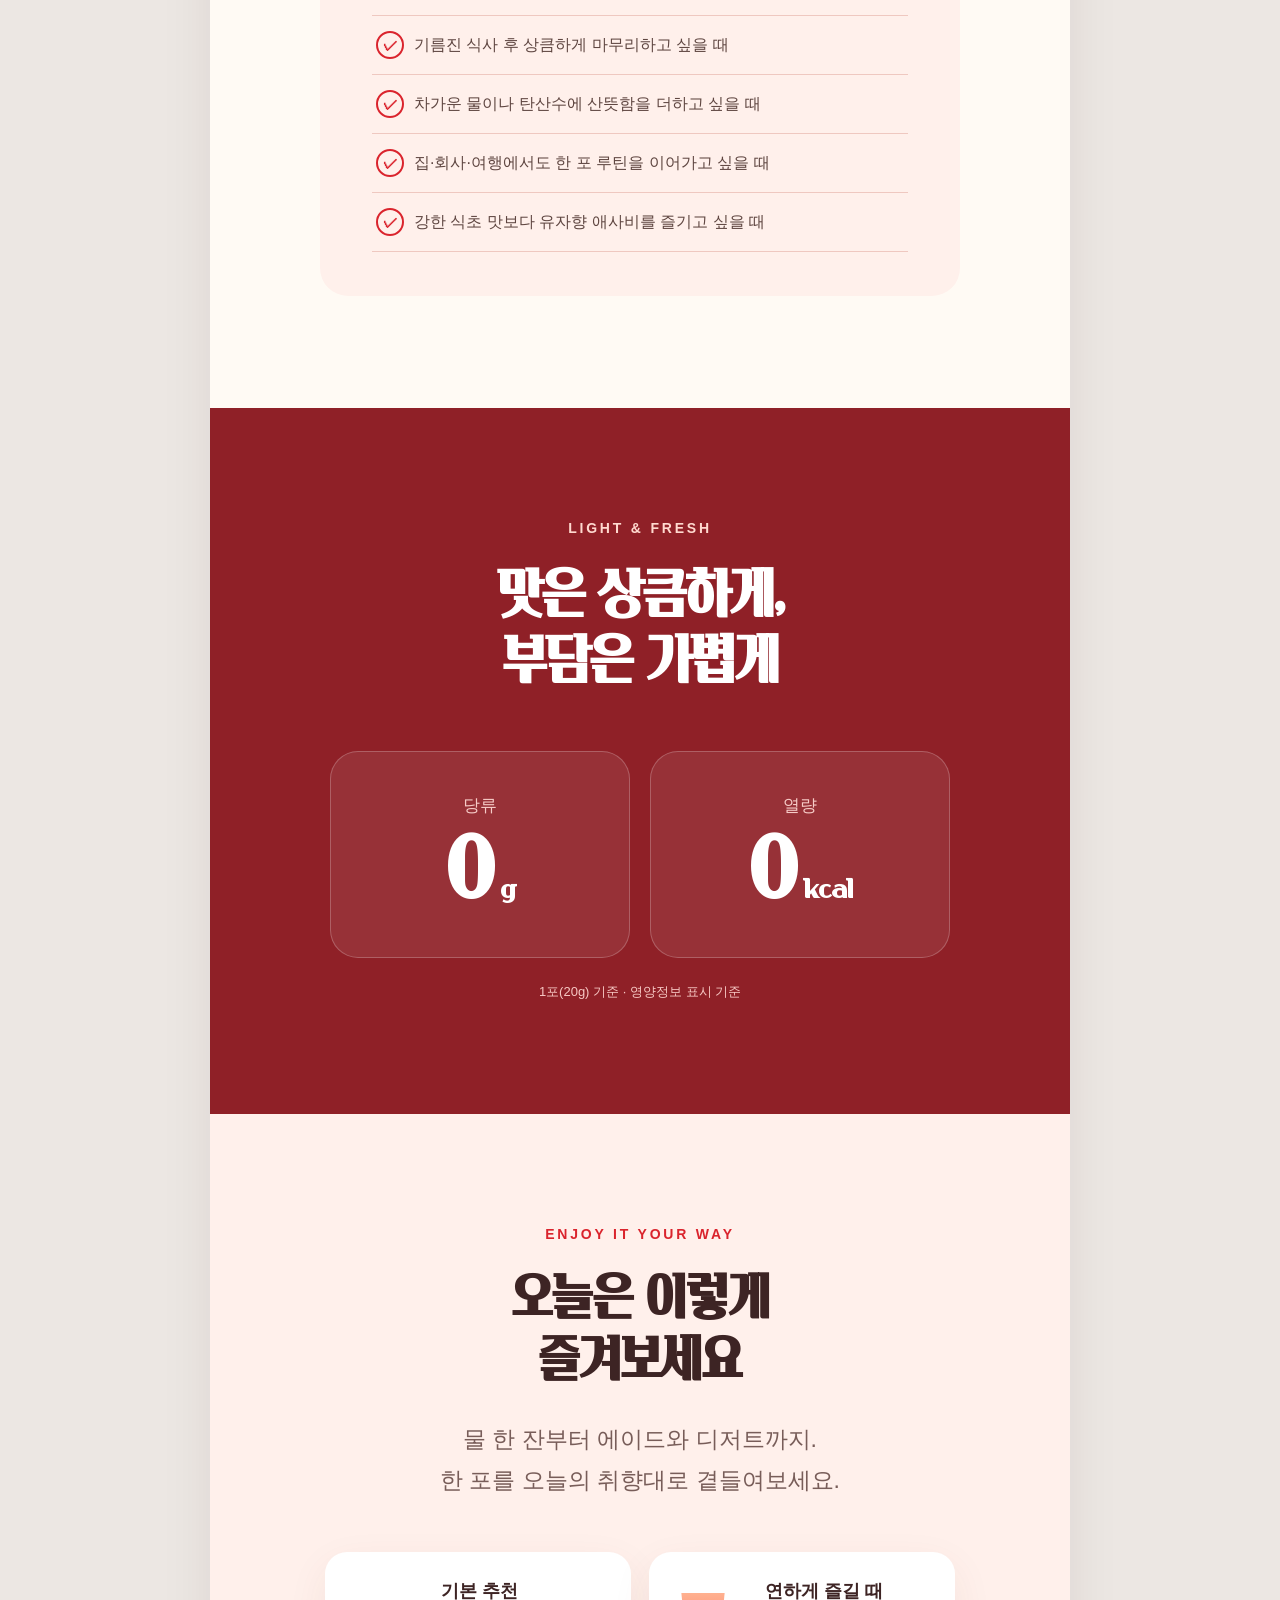
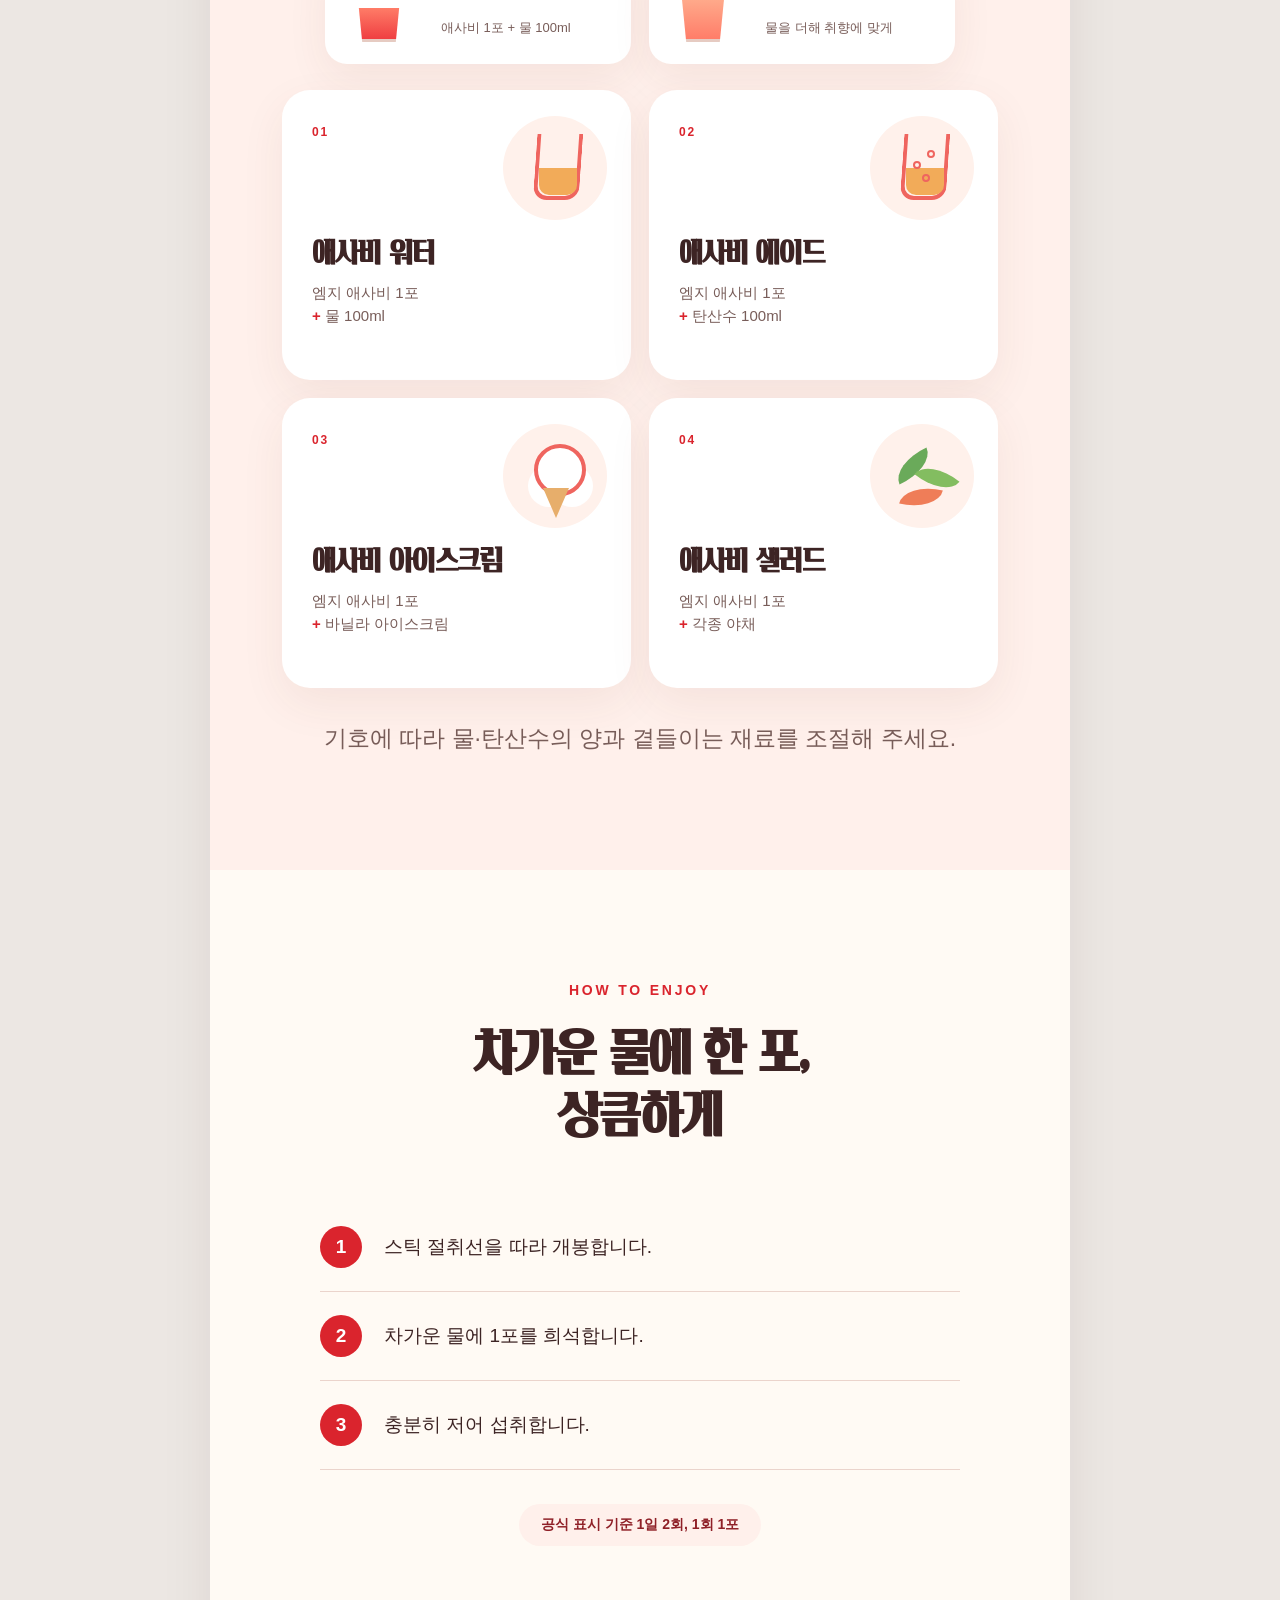
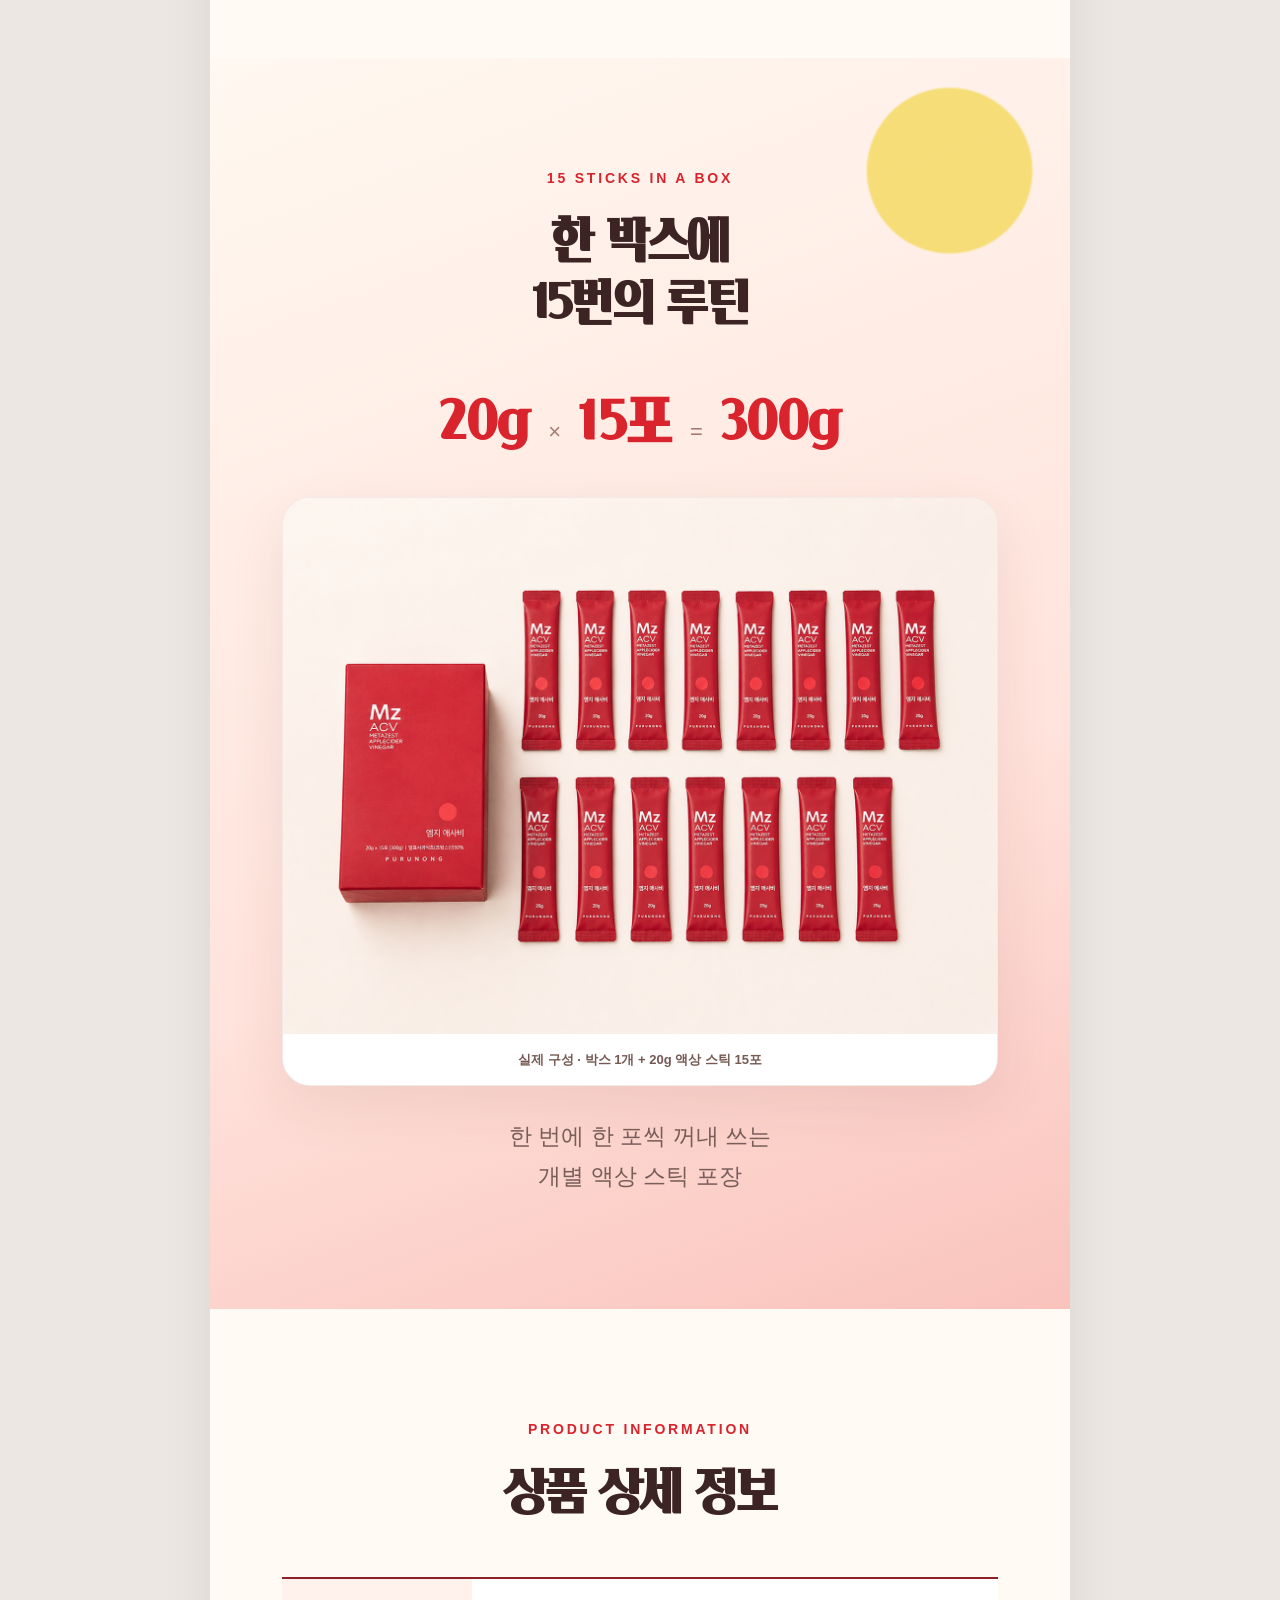
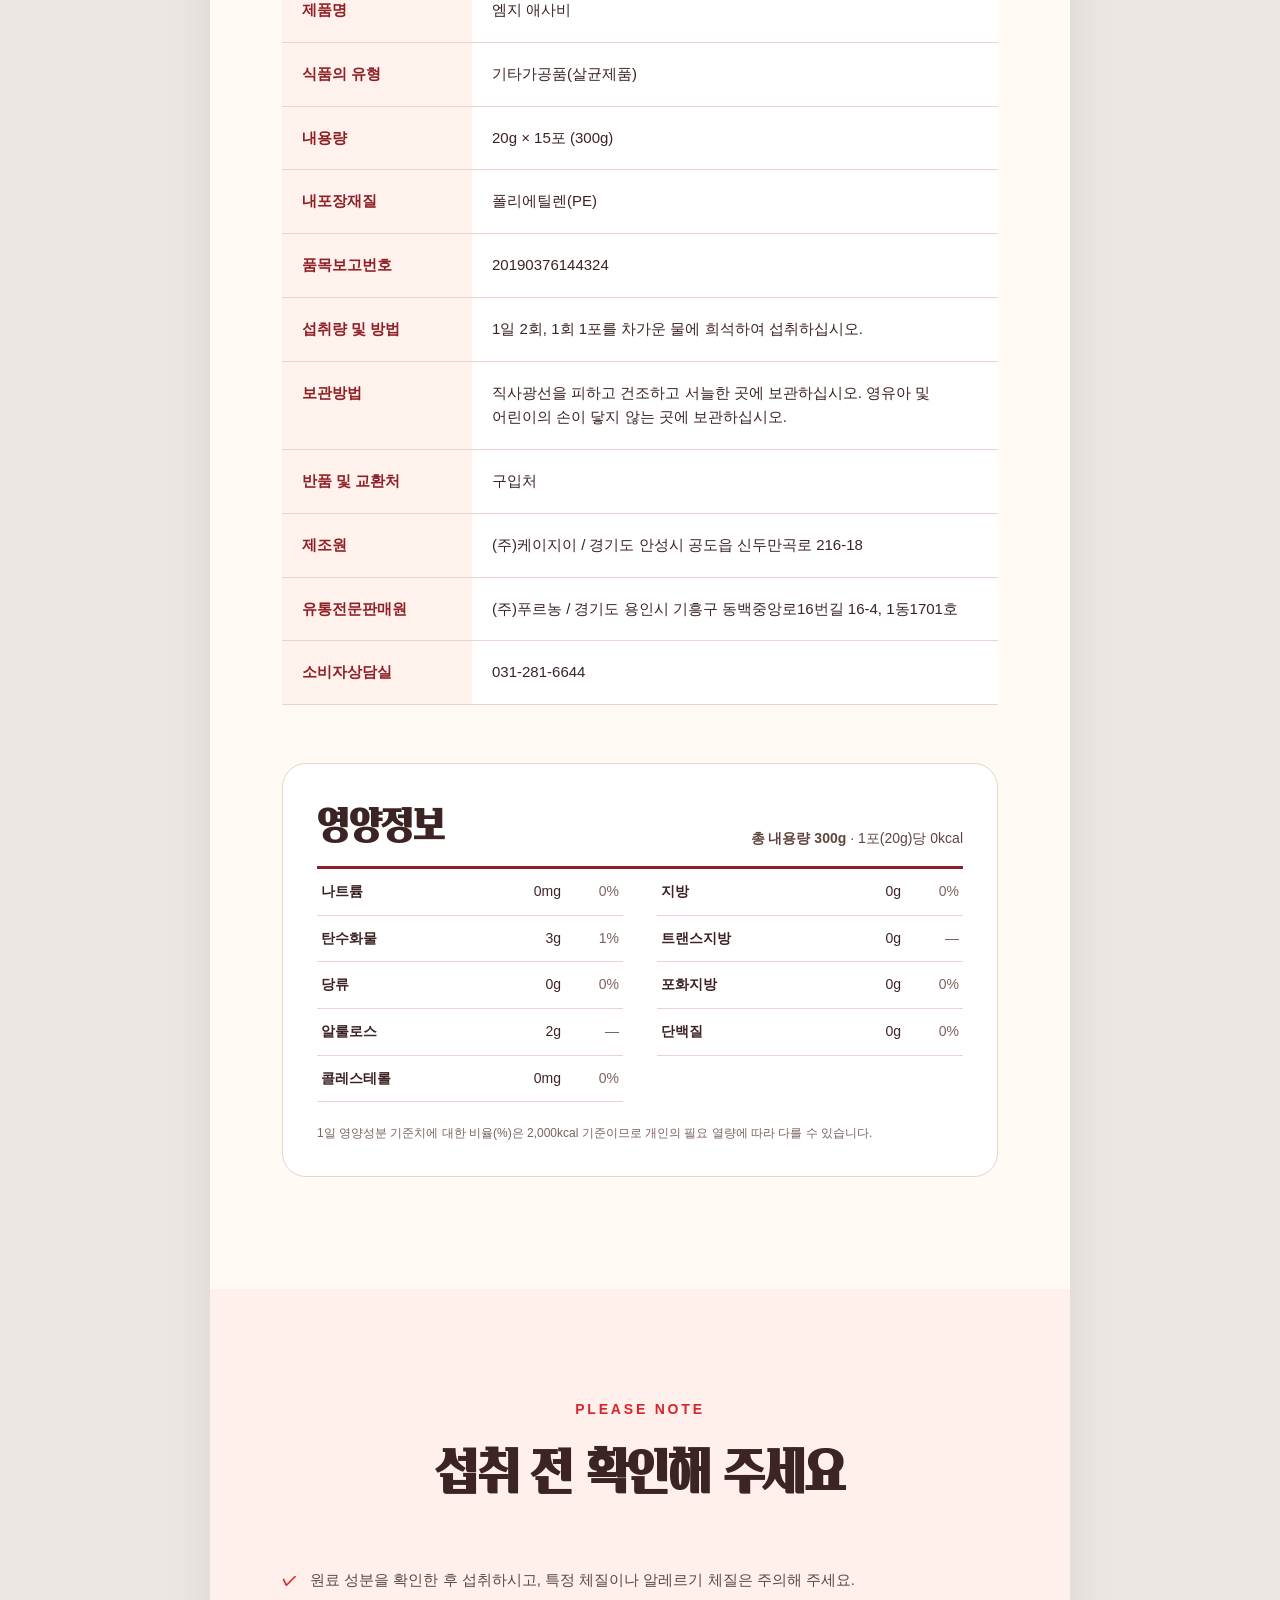
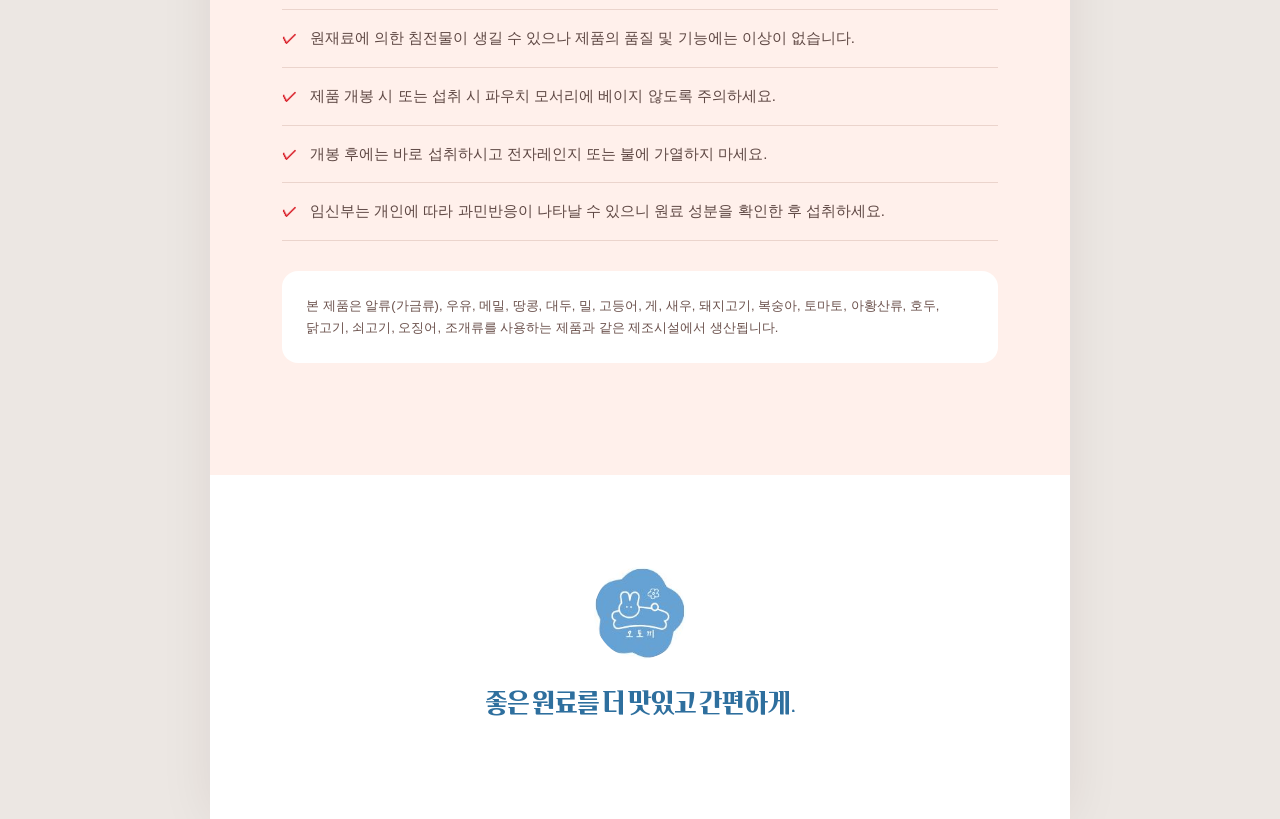
<file: 푸르농_애사비_상세페이지/index.html>
<!doctype html>
<html lang="ko">
<head>
  <meta charset="utf-8">
  <meta name="viewport" content="width=device-width, initial-scale=1">
  <title>푸르농 엠지 애사비 상세페이지</title>
  <link rel="stylesheet" href="styles.css?v=3">
</head>
<body>
  <main class="detail-page">
    <header class="brand-bar" aria-label="판매자 브랜드 안내">
      <span>OTOKKI SELECT</span>
      <span>좋은 원료의 애사비를, 매일 한 포</span>
    </header>

    <section class="hero section coral-wash">
      <p class="eyebrow">PURUNONG MZ ACV</p>
      <h1>애사비, 사놓고<br>끝까지 드셔보셨나요?</h1>
      <p class="lead">새콤한 애사비에 상큼한 유자향을 더한<br><strong>20g 액상 스틱</strong></p>
      <div class="hero-art">
        <span class="sun sun-a" aria-hidden="true"></span>
        <span class="sun sun-b" aria-hidden="true"></span>
        <img src="assets/hero-product.png" alt="푸르농 엠지 애사비 박스와 액상 스틱, 사과와 음료 연출">
      </div>
      <p class="composition-note">사과·음료·잔은 연출용이며, 실제 구성은 20g 스틱 15포입 1박스입니다.</p>
    </section>

    <section class="section empathy cream">
      <p class="eyebrow">WHY WE MADE IT</p>
      <h2>좋다고 샀지만,<br>맛 때문에 멈췄다면</h2>
      <p>강한 식초 맛과 향이 부담스러워<br>몇 번 마시고 남겨둔 애사비.</p>
      <div class="question-card">
        <span class="mini-label">푸르농의 답</span>
        <strong>매일 이어가려면<br>맛의 경험부터 달라야 하니까요.</strong>
      </div>
    </section>

    <section class="taste flavor-photo-section">
      <img src="assets/flavor-yuzu.png" alt="푸르농 엠지 애사비 스틱과 사과, 유자, 차가운 음료 연출">
      <div class="flavor-copy">
        <p class="eyebrow">YUZU FLAVOR</p>
        <h2>새콤함 끝에,<br><em>상큼한 유자향</em></h2>
        <p>애사비의 산뜻한 산미에<br>달콤하고 상큼한 유자향을 더해<br>한 잔을 더 기분 좋게.</p>
      </div>
      <p class="flavor-caption">사과·유자·잔은 맛을 표현한 연출 소품이며 실제 구성에 포함되지 않습니다.</p>
    </section>

    <section class="section ingredient blush">
      <p class="eyebrow">FROM APPLE TO ACV</p>
      <h2>매일 마실 한 포니까,<br>원료부터 확인하세요</h2>

      <article class="source-story">
        <span class="story-index">SOURCE 01</span>
        <p class="source-kicker">1797년 설립된 프랑스 기업</p>
        <h3>CHARBONNEAUX<br>BRABANT</h3>
        <p>프랑스에서 식초와 소스류를 만들어 온<br>샤르보노-브라방의 애플사이다비니거 원료를 사용합니다.</p>
        <span class="source-note">원료사 공식 연혁 기준 · 1797년 설립</span>
      </article>

      <article class="fermentation-story">
        <span class="story-index">SOURCE 02</span>
        <h3>사과가 애플사이다비니거가 되기까지</h3>
        <p>사과를 발효주로 만든 뒤 다시 초산 발효하는<br>두 번의 발효 과정을 거칩니다.</p>
        <figure class="source-visual">
          <img src="assets/ingredient-fermentation.png" alt="나무 상자에 담긴 사과와 목재 발효통을 함께 연출한 장면">
          <figcaption>사과 원료와 목재통 발효 과정을 표현한 연출 이미지이며, 실제 원료사 제조 현장 사진은 아닙니다.</figcaption>
        </figure>
        <div class="fermentation-flow" aria-label="애플사이다비니거 발효 과정">
          <div><b>01</b><strong>유기농 사과</strong><span>원료 선별</span></div>
          <i aria-hidden="true">→</i>
          <div><b>02</b><strong>사과 발효주</strong><span>알코올 발효</span></div>
          <i aria-hidden="true">→</i>
          <div class="active"><b>03</b><strong>애플사이다비니거</strong><span>초산 발효</span></div>
        </div>
        <p class="mother-note"><strong>‘초모’란?</strong> 식초 발효 과정에서 형성되는 발효 성분을 설명할 때 쓰는 표현입니다. 본 제품은 살균제품으로, 완제품의 생균을 뜻하지 않습니다.</p>
      </article>

      <div class="ingredient-facts">
        <article class="fact-card">
          <span class="fact-number">50<small>%</small></span>
          <p><strong>프랑스산 유기농<br>발효사과식초 함유</strong></p>
        </article>
        <article class="acid-card">
          <span class="acid-label">1포(20g)당 유기산</span>
          <strong>495<small>mg</small></strong>
          <p>한 포에 담긴 원료 수치까지<br>꼼꼼하게 확인하세요.</p>
        </article>
      </div>
      <p class="fineprint">원재료명 및 함량 기준: 유기농발효사과식초(프랑스) 50% · 유기산 함량은 제품 제공 자료 기준</p>
    </section>

    <section class="section liquid cream">
      <div class="liquid-layout">
        <div class="liquid-copy">
          <p class="eyebrow">LIQUID STICK</p>
          <h2>분말이 아닌,<br><em>20g 액상 그대로</em></h2>
          <p>한 포를 뜯어 차가운 물에 희석하면 끝.<br>따르고 계량하는 번거로움을 줄였습니다.</p>
        </div>
        <figure class="liquid-visual">
          <img src="assets/liquid-pour.png" alt="애사비 액상이 차가운 물에 퍼지는 연출 장면">
          <figcaption>액상이 물에 퍼지는 모습을 표현한 연출 이미지입니다.</figcaption>
        </figure>
      </div>
      <aside class="occasion-check" aria-label="애사비 추천 음용 상황">
        <span class="check-label">CHECK POINT</span>
        <h3>이럴 때 한 포가<br>잘 어울려요</h3>
        <ul>
          <li>기름진 식사 후 상큼하게 마무리하고 싶을 때</li>
          <li>차가운 물이나 탄산수에 산뜻함을 더하고 싶을 때</li>
          <li>집·회사·여행에서도 한 포 루틴을 이어가고 싶을 때</li>
          <li>강한 식초 맛보다 유자향 애사비를 즐기고 싶을 때</li>
        </ul>
      </aside>
    </section>

    <section class="section zero dark-red">
      <p class="eyebrow light">LIGHT &amp; FRESH</p>
      <h2>맛은 상큼하게,<br>부담은 가볍게</h2>
      <div class="zero-grid">
        <div><span>당류</span><strong>0<small>g</small></strong></div>
        <div><span>열량</span><strong>0<small>kcal</small></strong></div>
      </div>
      <p class="fineprint light">1포(20g) 기준 · 영양정보 표시 기준</p>
    </section>

    <section class="section recipes blush">
      <p class="eyebrow">ENJOY IT YOUR WAY</p>
      <h2>오늘은 이렇게<br>즐겨보세요</h2>
      <p>물 한 잔부터 에이드와 디저트까지.<br>한 포를 오늘의 취향대로 곁들여보세요.</p>
      <div class="mix-guide" aria-label="애사비 농도 가이드">
        <div>
          <span class="cup-icon"><i class="fill basic"></i></span>
          <strong>기본 추천</strong>
          <p>애사비 1포 + 물 100ml</p>
        </div>
        <div>
          <span class="cup-icon"><i class="fill mild"></i></span>
          <strong>연하게 즐길 때</strong>
          <p>물을 더해 취향에 맞게</p>
        </div>
      </div>
      <div class="recipe-grid">
        <article class="recipe-water">
          <span class="recipe-no">01</span>
          <div class="recipe-symbol"><i></i></div>
          <h3>애사비 워터</h3>
          <p>엠지 애사비 1포<br><b>+</b> 물 100ml</p>
        </article>
        <article class="recipe-ade">
          <span class="recipe-no">02</span>
          <div class="recipe-symbol"><i></i><i></i><i></i></div>
          <h3>애사비 에이드</h3>
          <p>엠지 애사비 1포<br><b>+</b> 탄산수 100ml</p>
        </article>
        <article class="recipe-icecream">
          <span class="recipe-no">03</span>
          <div class="recipe-symbol"><i></i></div>
          <h3>애사비 아이스크림</h3>
          <p>엠지 애사비 1포<br><b>+</b> 바닐라 아이스크림</p>
        </article>
        <article class="recipe-salad">
          <span class="recipe-no">04</span>
          <div class="recipe-symbol"><i></i><i></i><i></i></div>
          <h3>애사비 샐러드</h3>
          <p>엠지 애사비 1포<br><b>+</b> 각종 야채</p>
        </article>
      </div>
      <p class="recipe-note">기호에 따라 물·탄산수의 양과 곁들이는 재료를 조절해 주세요.</p>
    </section>

    <section class="section howto cream">
      <p class="eyebrow">HOW TO ENJOY</p>
      <h2>차가운 물에 한 포,<br>상큼하게</h2>
      <ol>
        <li><b>1</b><span>스틱 절취선을 따라 개봉합니다.</span></li>
        <li><b>2</b><span>차가운 물에 1포를 희석합니다.</span></li>
        <li><b>3</b><span>충분히 저어 섭취합니다.</span></li>
      </ol>
      <p class="intake-note">공식 표시 기준 1일 2회, 1회 1포</p>
    </section>

    <section class="section package coral-wash">
      <p class="eyebrow">15 STICKS IN A BOX</p>
      <h2>한 박스에<br>15번의 루틴</h2>
      <div class="package-values">
        <strong>20g</strong><span>×</span><strong>15포</strong><span>=</span><strong>300g</strong>
      </div>
      <figure class="package-visual">
        <img src="assets/package-15-sticks.png" alt="푸르농 엠지 애사비 박스 1개와 액상 스틱 15포 전체 구성">
        <figcaption>실제 구성 · 박스 1개 + 20g 액상 스틱 15포</figcaption>
      </figure>
      <p>한 번에 한 포씩 꺼내 쓰는<br>개별 액상 스틱 포장</p>
    </section>

    <section class="section product-info cream">
      <p class="eyebrow">PRODUCT INFORMATION</p>
      <h2>상품 상세 정보</h2>
      <dl>
        <div><dt>제품명</dt><dd>엠지 애사비</dd></div>
        <div><dt>식품의 유형</dt><dd>기타가공품(살균제품)</dd></div>
        <div><dt>내용량</dt><dd>20g × 15포 (300g)</dd></div>
        <div><dt>내포장재질</dt><dd>폴리에틸렌(PE)</dd></div>
        <div><dt>품목보고번호</dt><dd>20190376144324</dd></div>
        <div><dt>섭취량 및 방법</dt><dd>1일 2회, 1회 1포를 차가운 물에 희석하여 섭취하십시오.</dd></div>
        <div><dt>보관방법</dt><dd>직사광선을 피하고 건조하고 서늘한 곳에 보관하십시오. 영유아 및 어린이의 손이 닿지 않는 곳에 보관하십시오.</dd></div>
        <div><dt>반품 및 교환처</dt><dd>구입처</dd></div>
        <div><dt>제조원</dt><dd>(주)케이지이 / 경기도 안성시 공도읍 신두만곡로 216-18</dd></div>
        <div><dt>유통전문판매원</dt><dd>(주)푸르농 / 경기도 용인시 기흥구 동백중앙로16번길 16-4, 1동1701호</dd></div>
        <div><dt>소비자상담실</dt><dd>031-281-6644</dd></div>
      </dl>
      <div class="nutrition-panel">
        <div class="nutrition-heading">
          <h3>영양정보</h3>
          <p><strong>총 내용량 300g</strong> · 1포(20g)당 0kcal</p>
        </div>
        <div class="nutrition-grid">
          <div><b>나트륨</b><span>0mg</span><em>0%</em></div>
          <div><b>지방</b><span>0g</span><em>0%</em></div>
          <div><b>탄수화물</b><span>3g</span><em>1%</em></div>
          <div><b>트랜스지방</b><span>0g</span><em>—</em></div>
          <div><b>당류</b><span>0g</span><em>0%</em></div>
          <div><b>포화지방</b><span>0g</span><em>0%</em></div>
          <div><b>알룰로스</b><span>2g</span><em>—</em></div>
          <div><b>단백질</b><span>0g</span><em>0%</em></div>
          <div><b>콜레스테롤</b><span>0mg</span><em>0%</em></div>
        </div>
        <p class="daily-value">1일 영양성분 기준치에 대한 비율(%)은 2,000kcal 기준이므로 개인의 필요 열량에 따라 다를 수 있습니다.</p>
      </div>
    </section>

    <section class="section notice blush">
      <p class="eyebrow">PLEASE NOTE</p>
      <h2>섭취 전 확인해 주세요</h2>
      <ul>
        <li>원료 성분을 확인한 후 섭취하시고, 특정 체질이나 알레르기 체질은 주의해 주세요.</li>
        <li>원재료에 의한 침전물이 생길 수 있으나 제품의 품질 및 기능에는 이상이 없습니다.</li>
        <li>제품 개봉 시 또는 섭취 시 파우치 모서리에 베이지 않도록 주의하세요.</li>
        <li>개봉 후에는 바로 섭취하시고 전자레인지 또는 불에 가열하지 마세요.</li>
        <li>임신부는 개인에 따라 과민반응이 나타날 수 있으니 원료 성분을 확인한 후 섭취하세요.</li>
      </ul>
      <p class="allergy-note">본 제품은 알류(가금류), 우유, 메밀, 땅콩, 대두, 밀, 고등어, 게, 새우, 돼지고기, 복숭아, 토마토, 아황산류, 호두, 닭고기, 쇠고기, 오징어, 조개류를 사용하는 제품과 같은 제조시설에서 생산됩니다.</p>
    </section>

    <footer class="brand-closing">
      <img src="assets/logo.jpg" alt="오토끼 로고">
      <p>좋은 원료를 더 맛있고 간편하게.</p>
    </footer>
  </main>
</body>
</html>
</file>
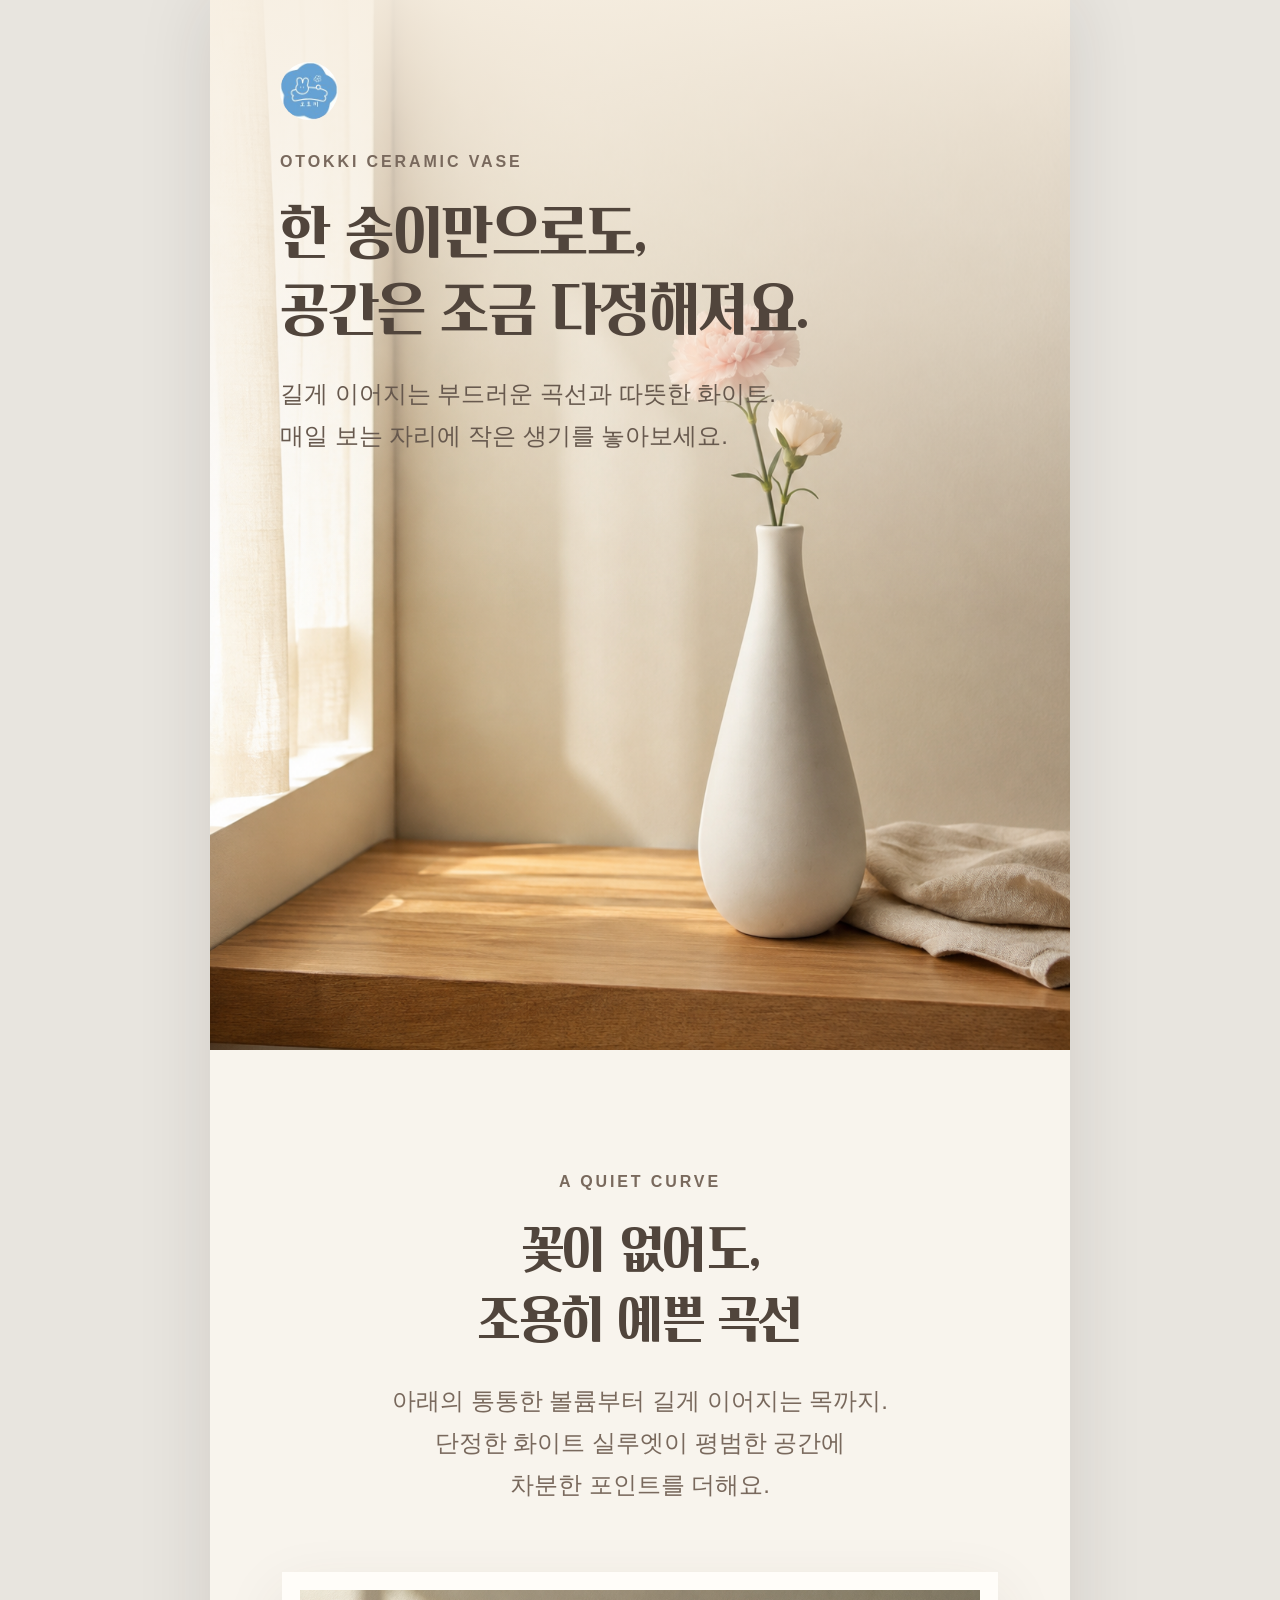
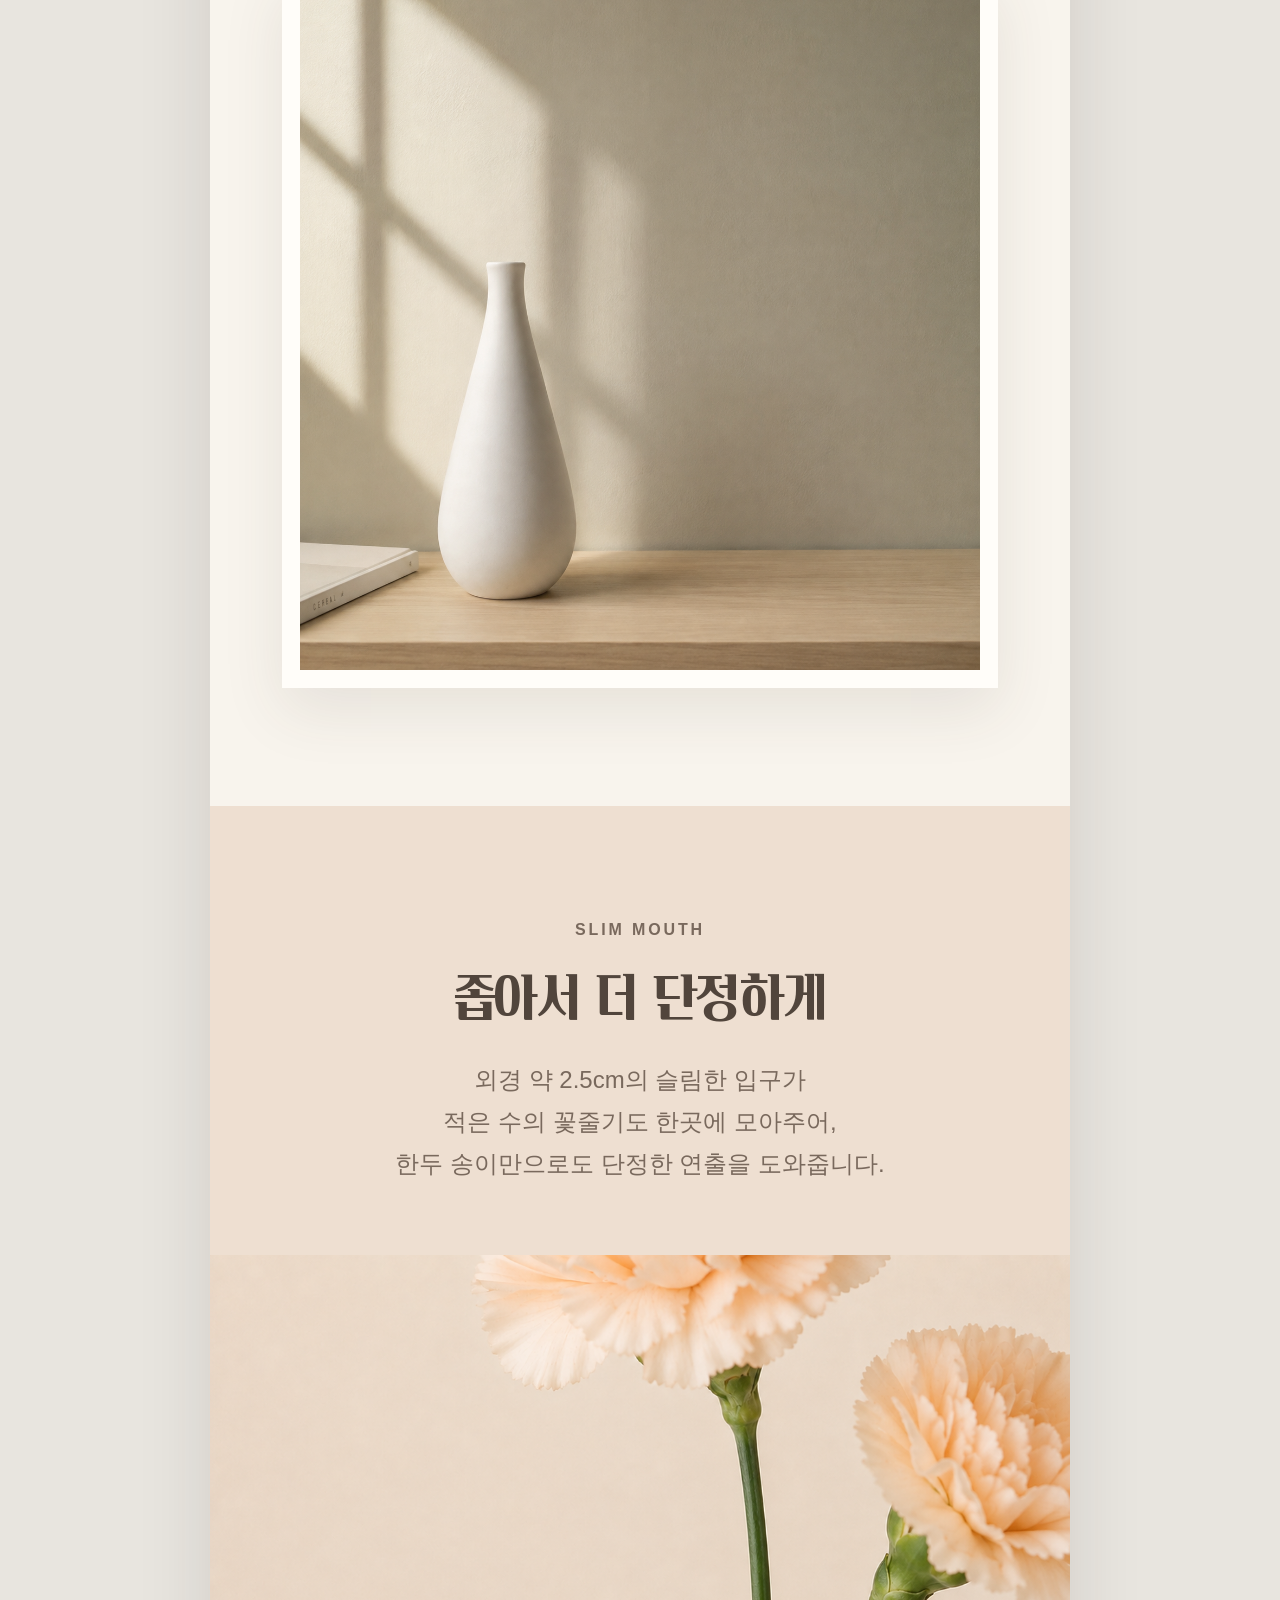
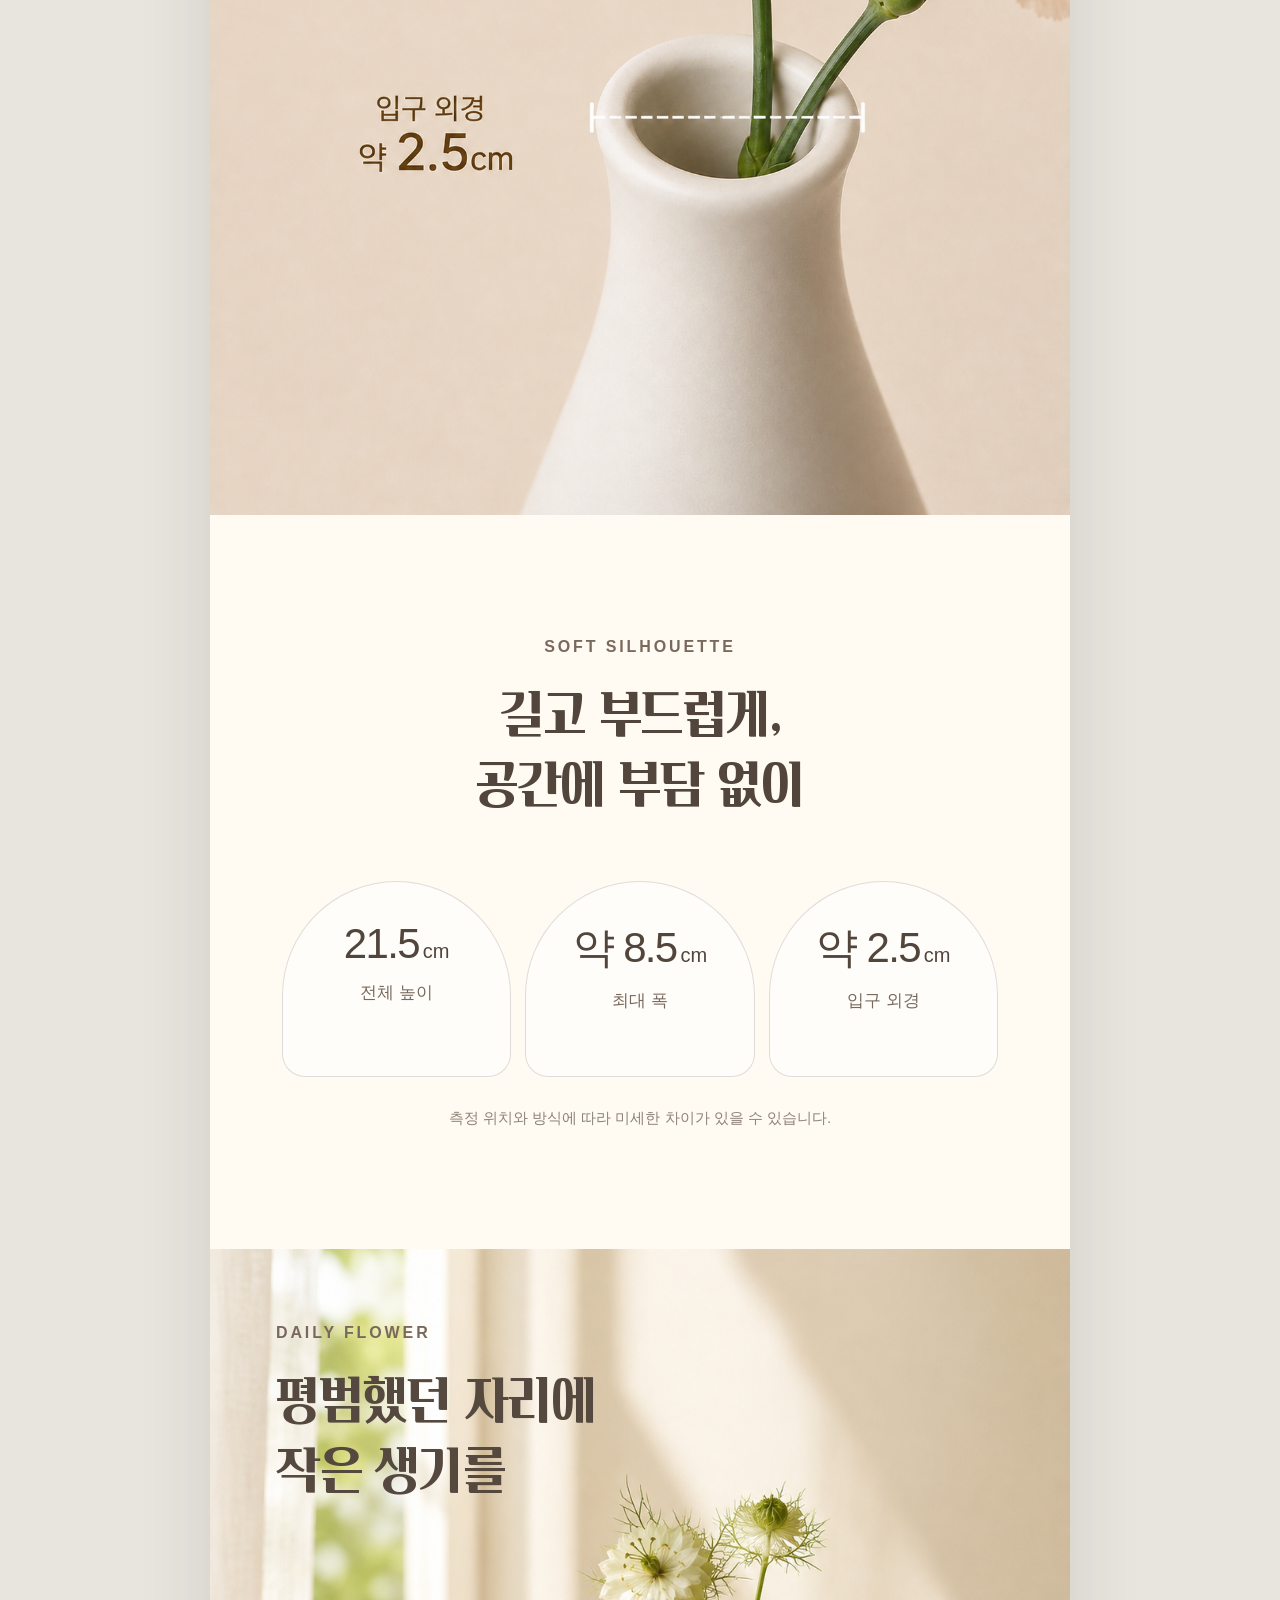
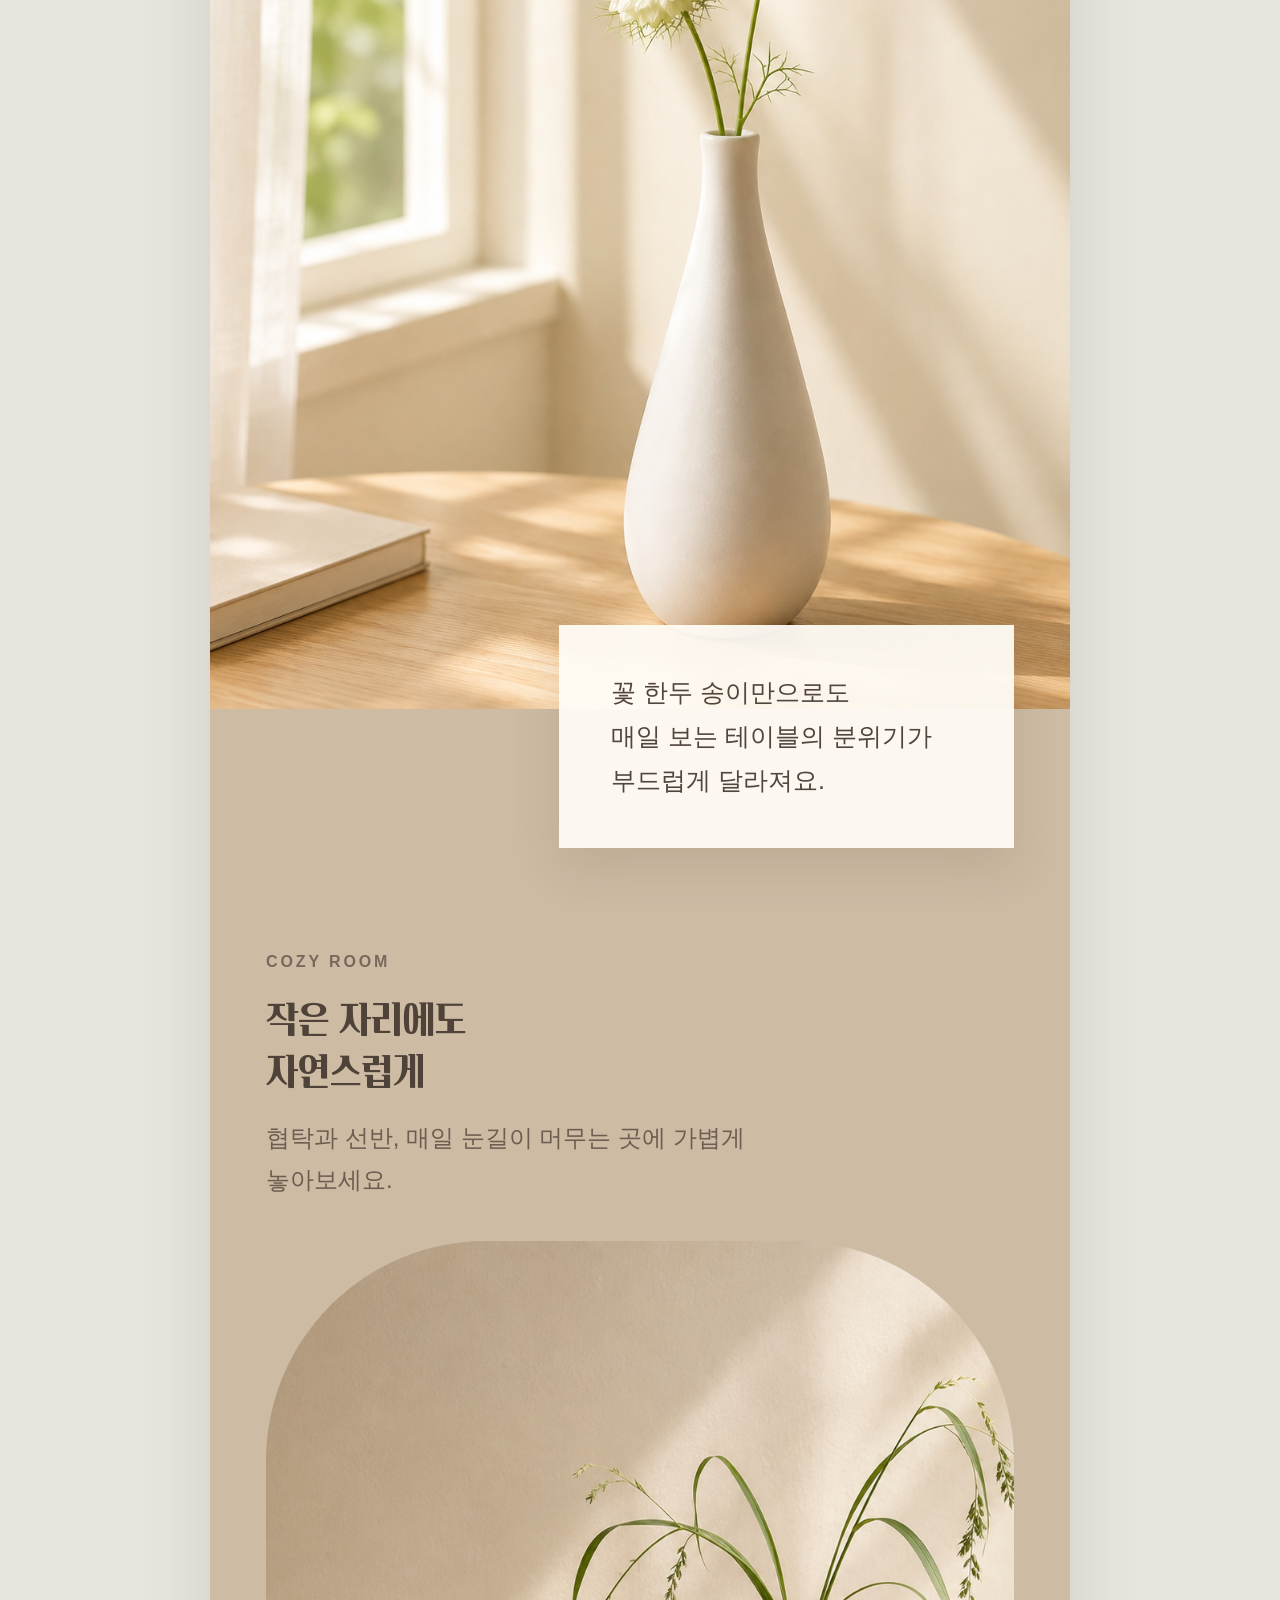
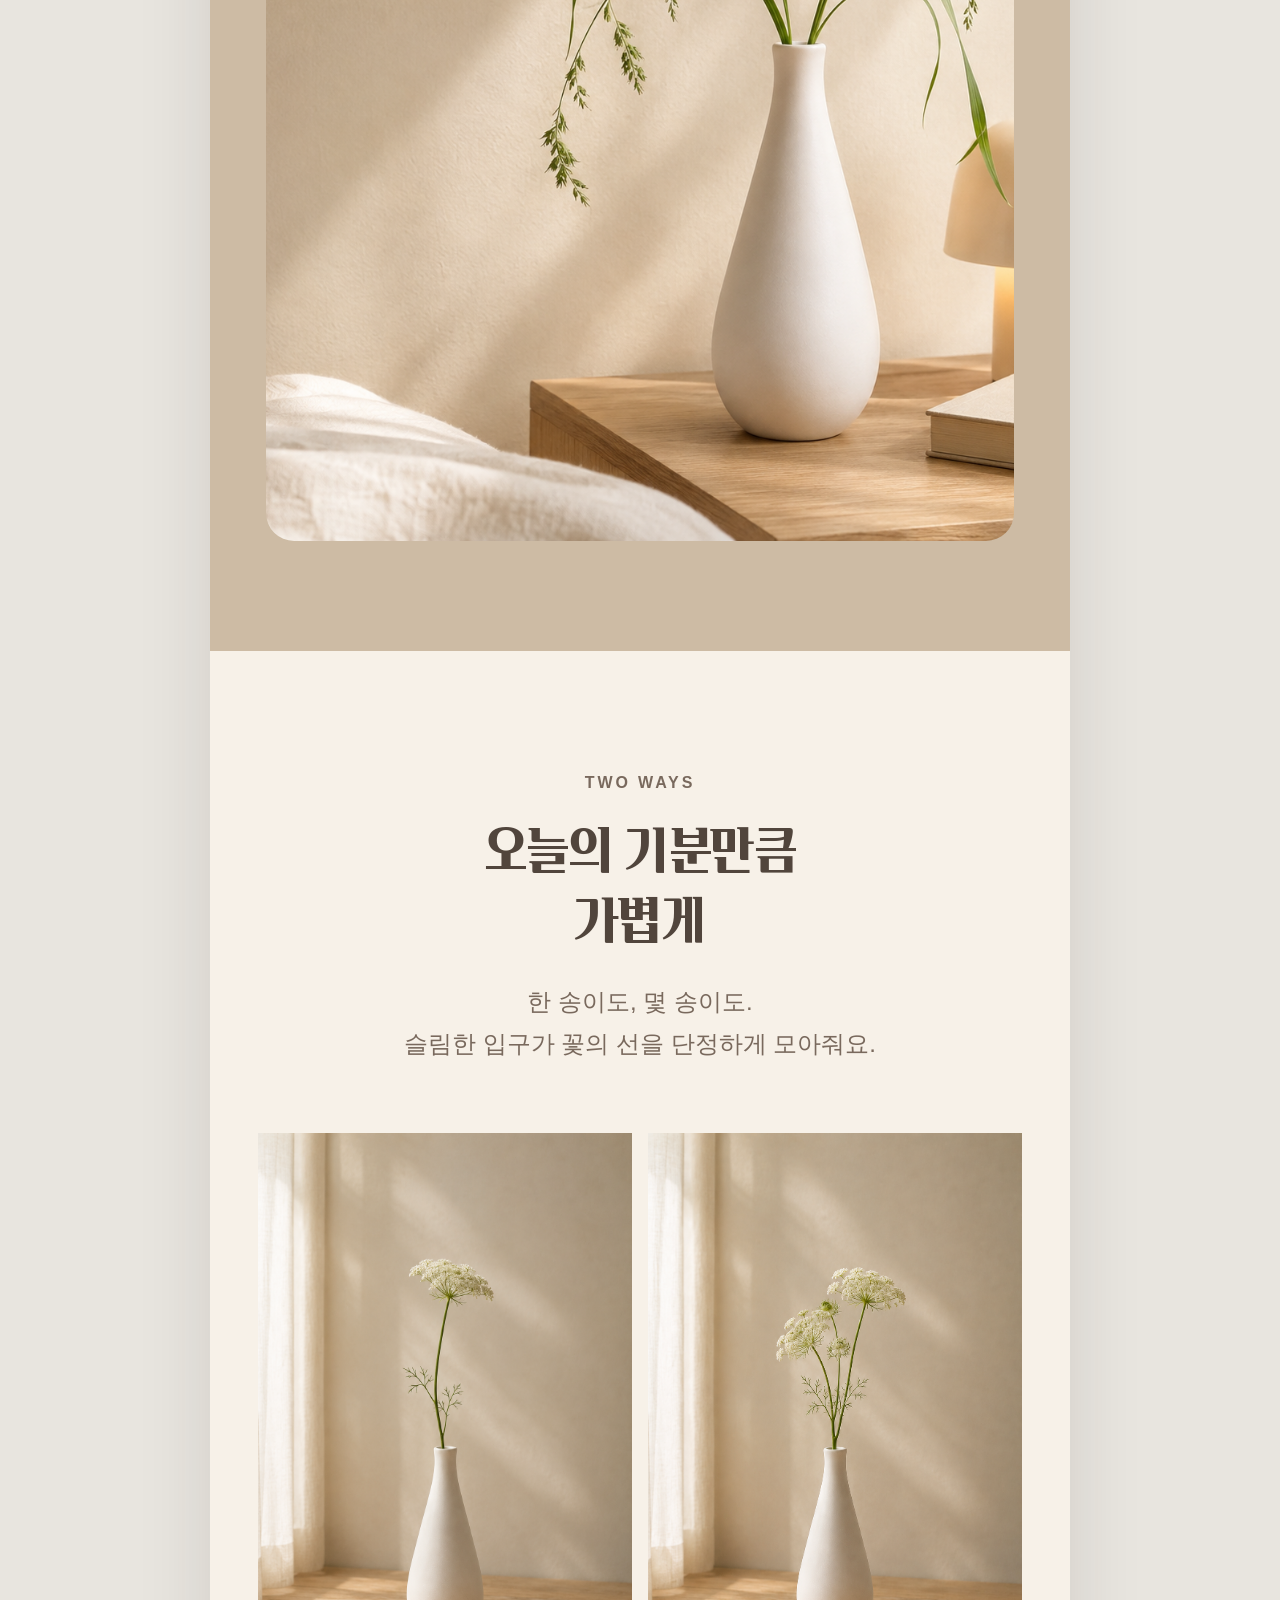
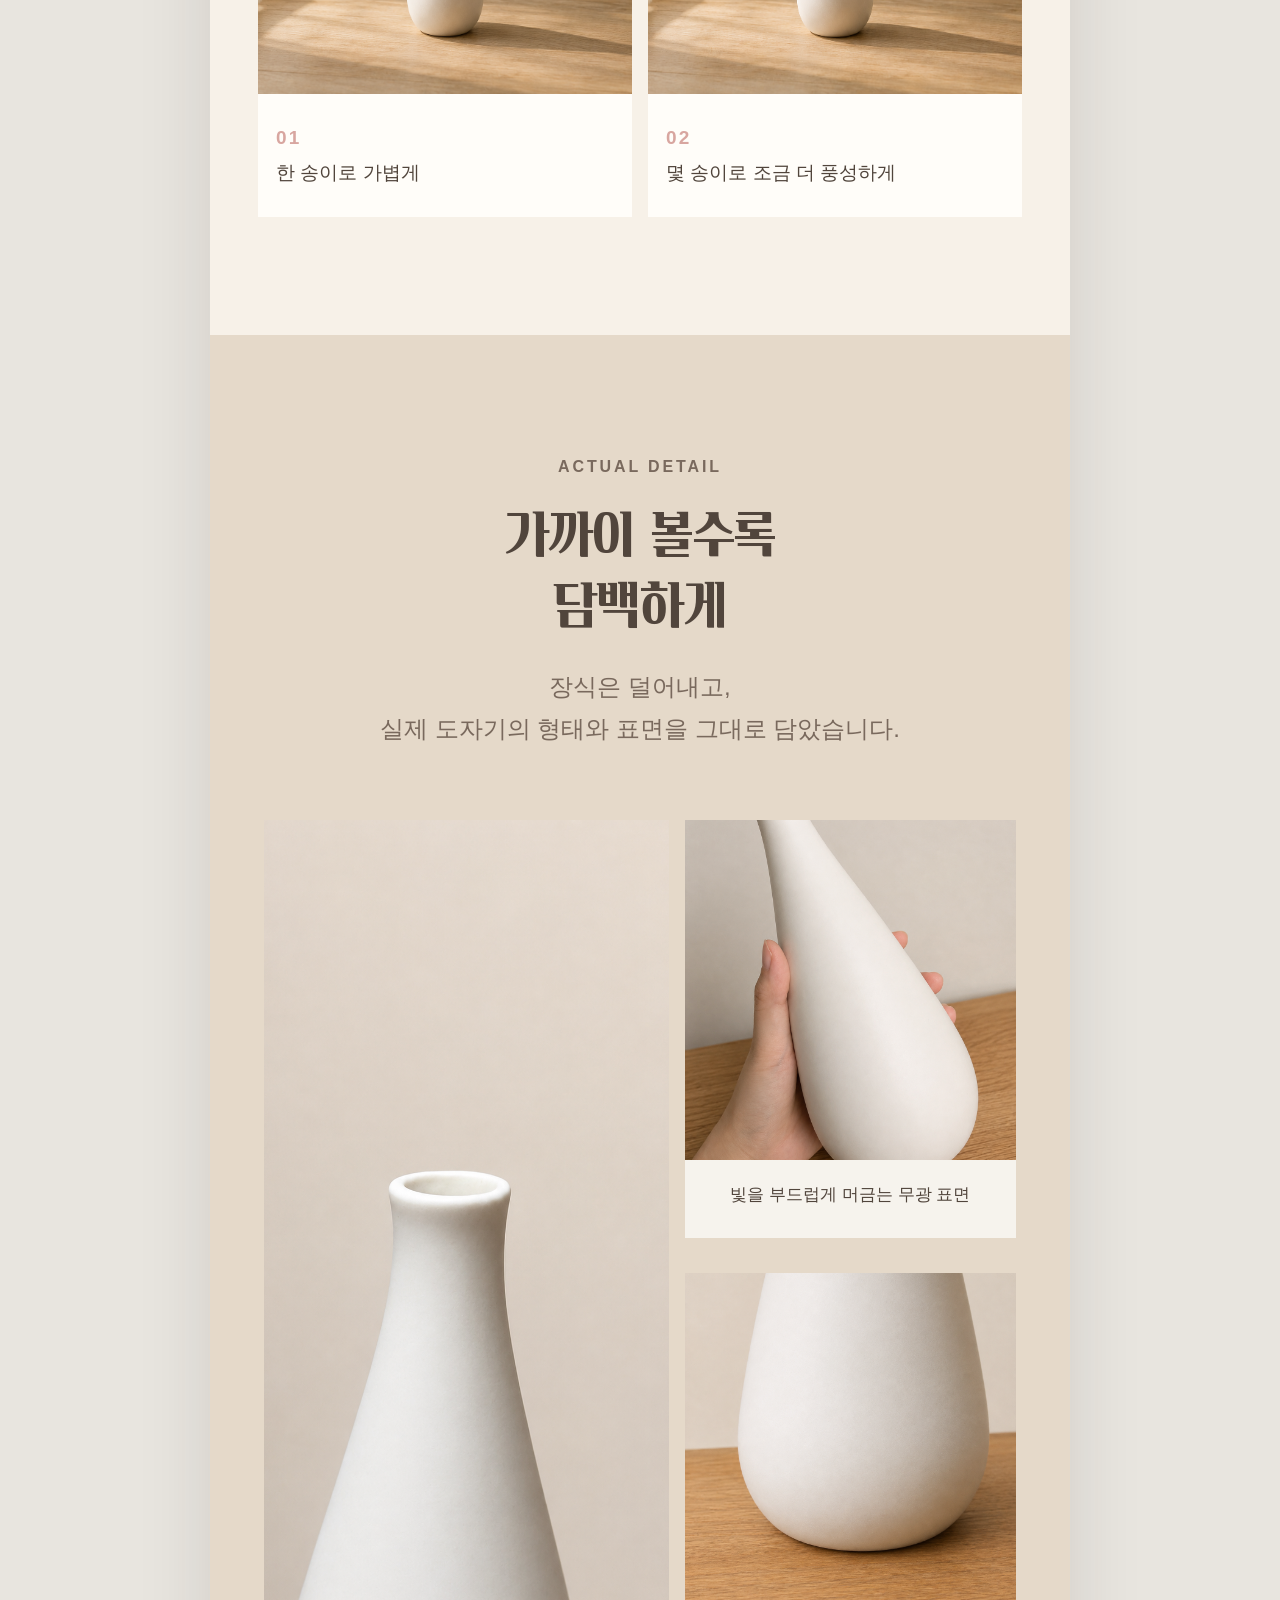
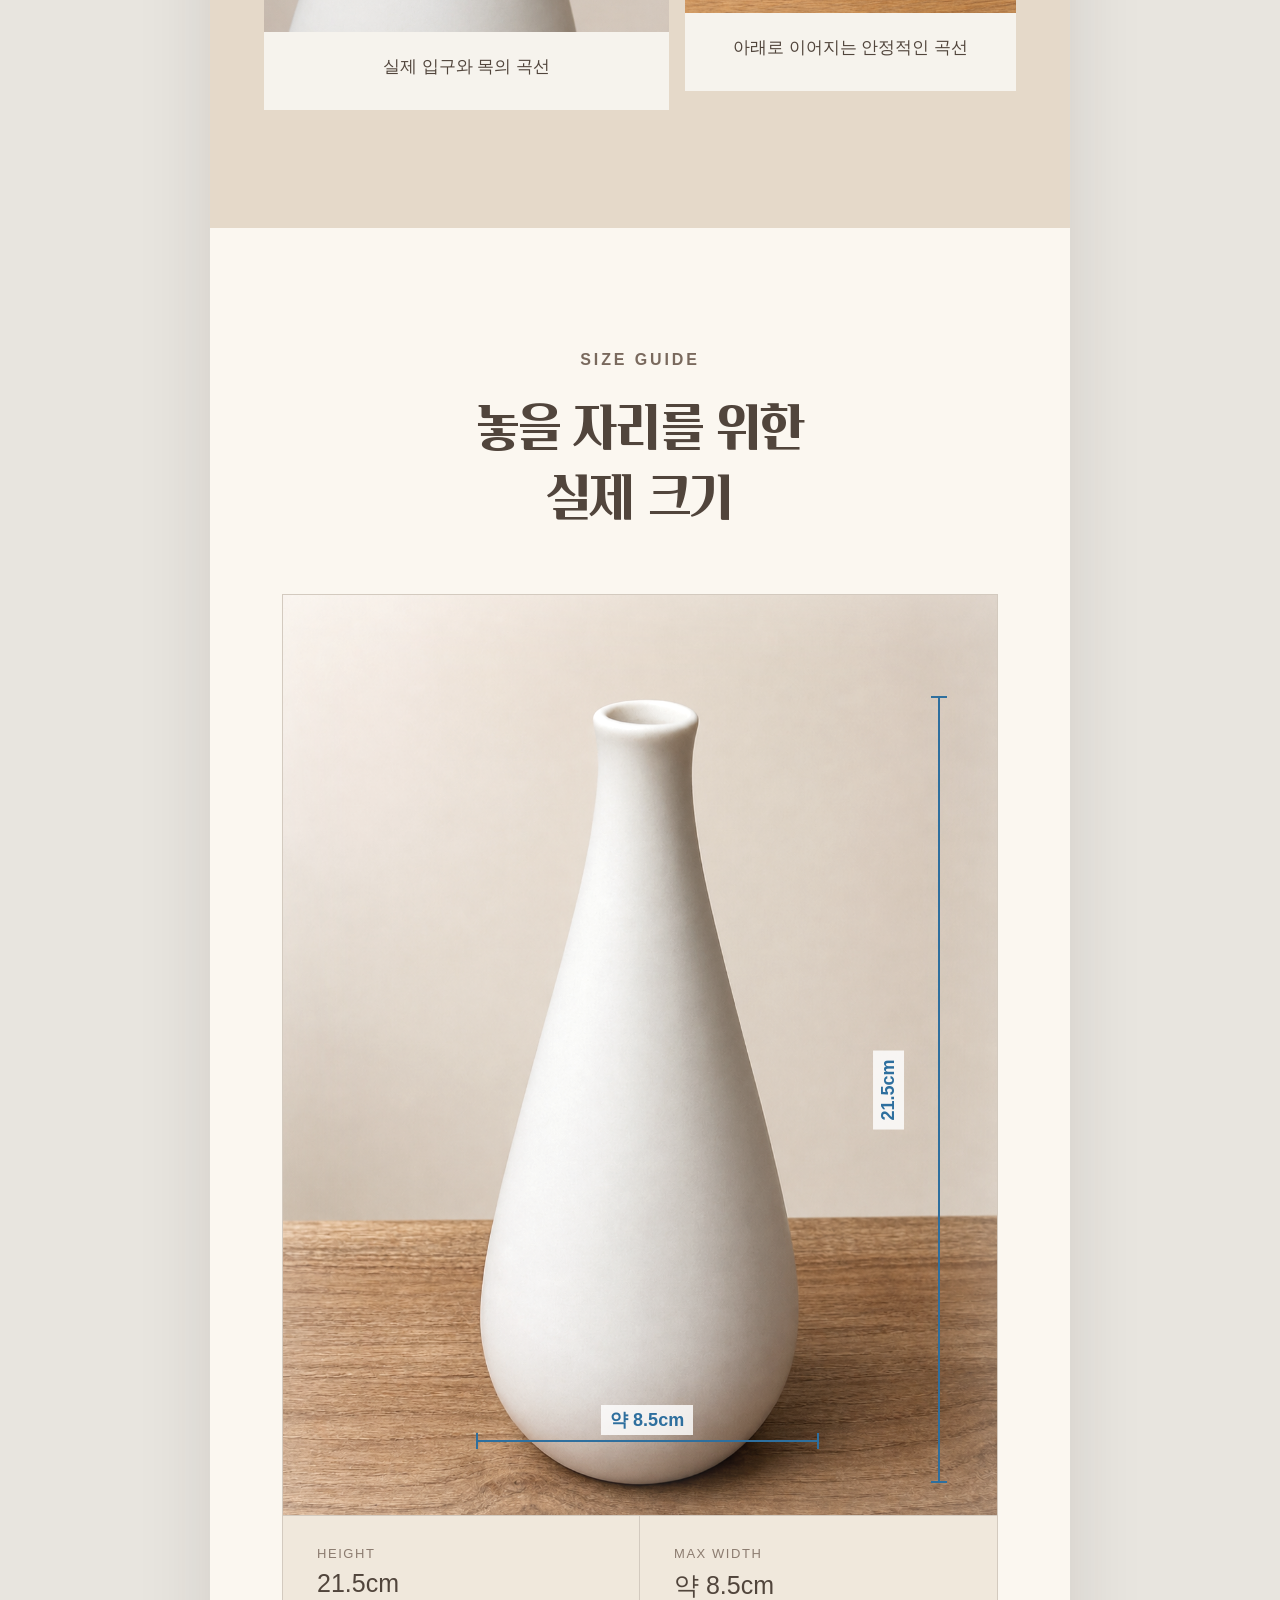
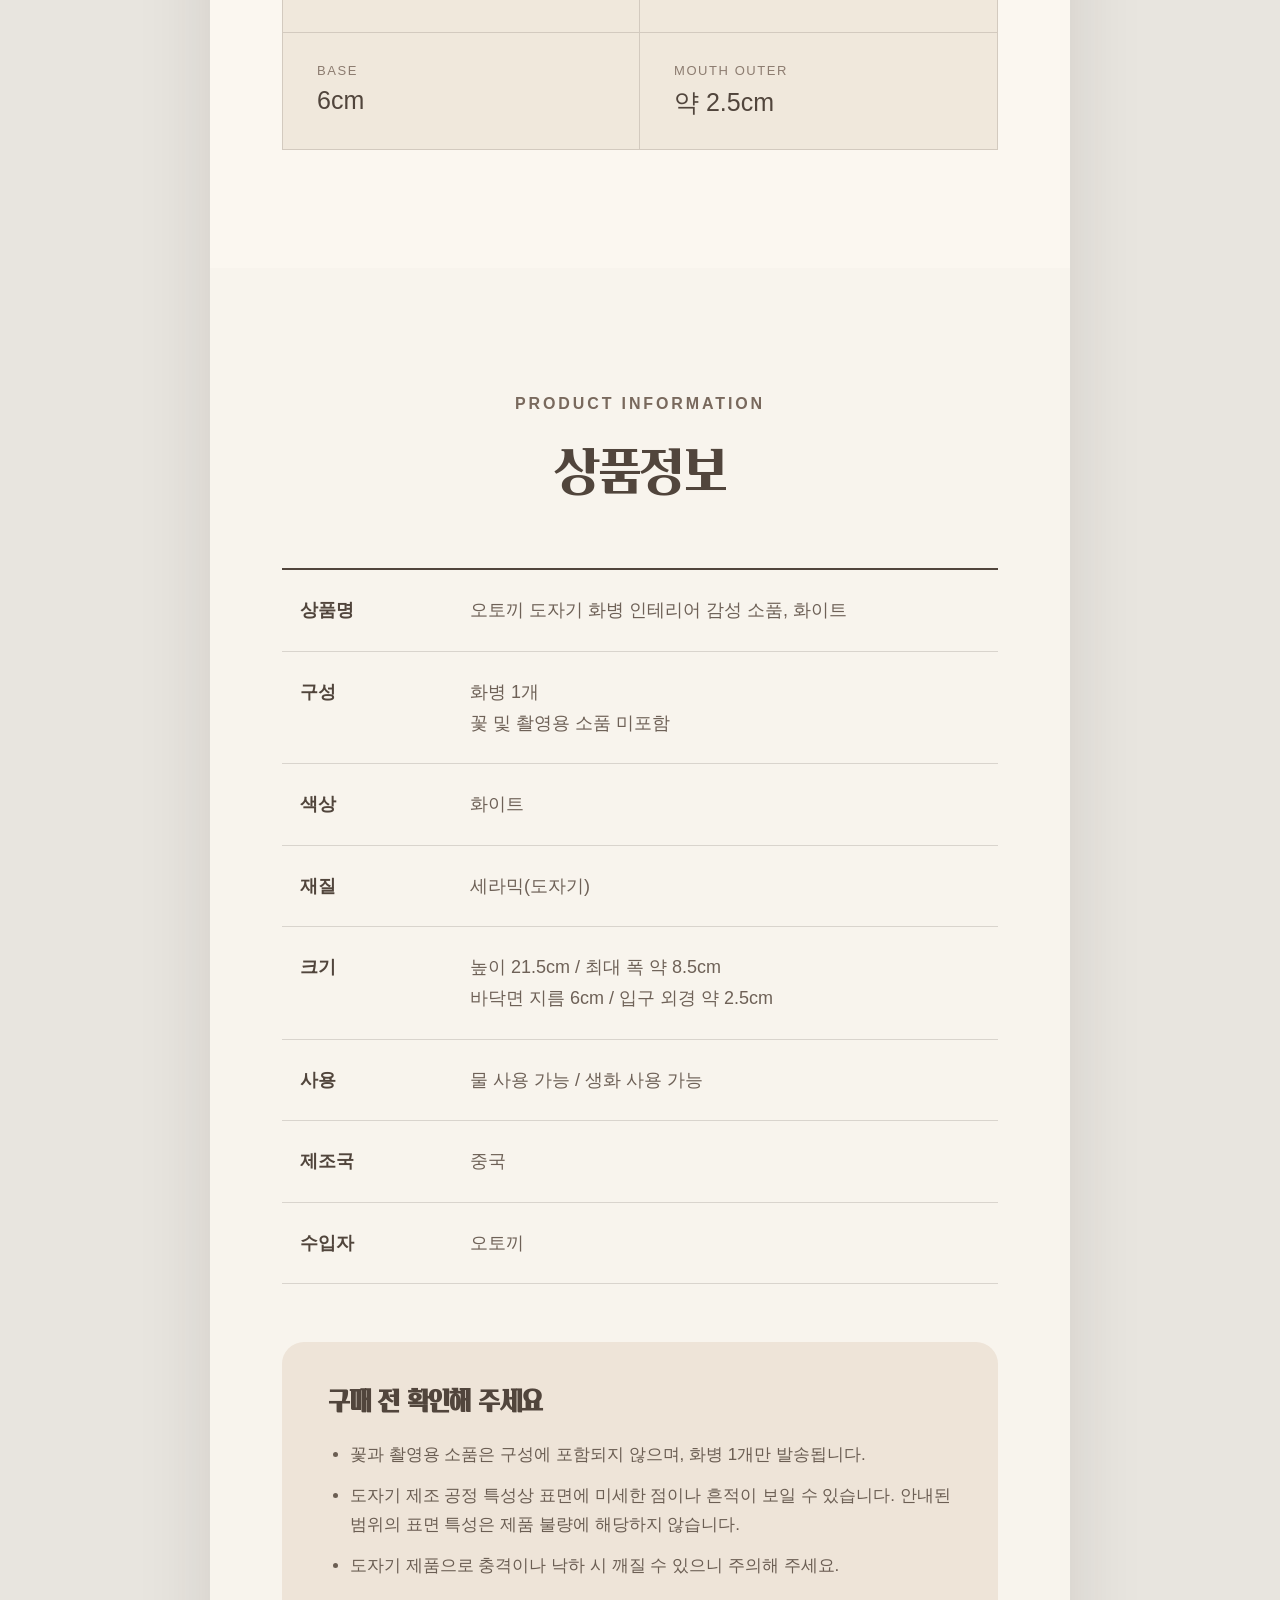
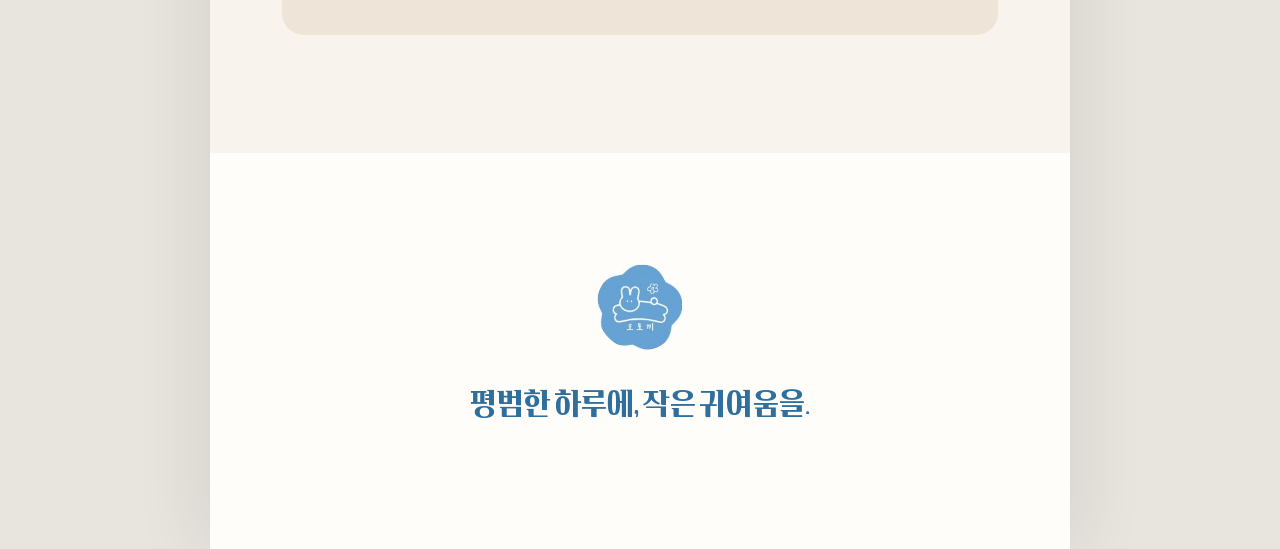
<file: 화병_상세페이지/index.html>
<!doctype html>
<html lang="ko">
<head>
  <meta charset="utf-8">
  <meta name="viewport" content="width=device-width, initial-scale=1">
  <meta name="description" content="오토끼 도자기 화병 인테리어 감성 소품, 화이트 상세페이지">
  <title>오토끼 도자기 화병 상세페이지</title>
  <link rel="stylesheet" href="styles.css?v=3">
</head>
<body>
  <main class="detail-page">
    <section class="hero section-strong" aria-labelledby="hero-title">
      <img class="hero-image" src="assets/hero.png" alt="따뜻한 창가에 놓인 화이트 도자기 화병과 연한 꽃 두 송이">
      <div class="hero-copy">
        <div class="brand-mark"><img src="assets/logo.jpg" alt="오토끼"></div>
        <p class="eyebrow">OTOKKI CERAMIC VASE</p>
        <h1 id="hero-title">한 송이만으로도,<br>공간은 조금 다정해져요.</h1>
        <p>길게 이어지는 부드러운 곡선과 따뜻한 화이트.<br>매일 보는 자리에 작은 생기를 놓아보세요.</p>
      </div>
    </section>

    <section class="intro section-calm" aria-labelledby="intro-title">
      <div class="section-heading centered">
        <p class="eyebrow">A QUIET CURVE</p>
        <h2 id="intro-title">꽃이 없어도,<br>조용히 예쁜 곡선</h2>
        <p>아래의 통통한 볼륨부터 길게 이어지는 목까지.<br>단정한 화이트 실루엣이 평범한 공간에<br>차분한 포인트를 더해요.</p>
      </div>
      <figure class="framed-image intro-image">
        <img src="assets/empty-object.png" alt="꽃 없이 오브제로 놓인 화이트 도자기 화병">
      </figure>
    </section>

    <section class="usp section-strong" aria-labelledby="usp-title">
      <div class="section-heading centered">
        <p class="eyebrow">SLIM MOUTH</p>
        <h2 id="usp-title">좁아서 더 단정하게</h2>
        <p>외경 약 2.5cm의 슬림한 입구가<br>적은 수의 꽃줄기도 한곳에 모아주어,<br>한두 송이만으로도 단정한 연출을 도와줍니다.</p>
      </div>
      <figure class="usp-image">
        <img src="assets/opening.png" alt="입구 외경 약 2.5cm를 보여주는 화병 입구와 꽃줄기">
      </figure>
    </section>

    <section class="shape section-calm" aria-labelledby="shape-title">
      <div class="section-heading centered compact">
        <p class="eyebrow">SOFT SILHOUETTE</p>
        <h2 id="shape-title">길고 부드럽게,<br>공간에 부담 없이</h2>
      </div>
      <div class="metric-grid" aria-label="화병 주요 치수">
        <article><strong>21.5</strong><span>cm</span><p>전체 높이</p></article>
        <article><strong>약 8.5</strong><span>cm</span><p>최대 폭</p></article>
        <article><strong>약 2.5</strong><span>cm</span><p>입구 외경</p></article>
      </div>
      <p class="micro-note">측정 위치와 방식에 따라 미세한 차이가 있을 수 있습니다.</p>
    </section>

    <section class="lifestyle section-strong" aria-labelledby="life-title">
      <div class="section-heading overlay-heading light-copy">
        <p class="eyebrow">DAILY FLOWER</p>
        <h2 id="life-title">평범했던 자리에<br>작은 생기를</h2>
      </div>
      <img class="full-image" src="assets/table-lifestyle.png" alt="밝은 우드 테이블 위에서 꽃을 담고 있는 화이트 화병">
      <div class="life-copy-card">
        <p>꽃 한두 송이만으로도<br>매일 보는 테이블의 분위기가<br>부드럽게 달라져요.</p>
      </div>
      <div class="bedside-block">
        <div class="bedside-copy">
          <p class="eyebrow">COZY ROOM</p>
          <h3>작은 자리에도<br>자연스럽게</h3>
          <p>협탁과 선반, 매일 눈길이 머무는 곳에 가볍게 놓아보세요.</p>
        </div>
        <figure class="bedside-crop">
          <img src="assets/shelf.png" alt="침실 협탁 위 화이트 화병과 초록 식물">
        </figure>
      </div>
    </section>

    <section class="styling section-calm" aria-labelledby="styling-title">
      <div class="section-heading centered">
        <p class="eyebrow">TWO WAYS</p>
        <h2 id="styling-title">오늘의 기분만큼<br>가볍게</h2>
        <p>한 송이도, 몇 송이도.<br>슬림한 입구가 꽃의 선을 단정하게 모아줘요.</p>
      </div>
      <div class="styling-grid">
        <figure>
          <div class="matched-frame"><img src="assets/one-flower.png" alt="화이트 꽃 한 송이를 꽂은 화병"></div>
          <figcaption><span>01</span>한 송이로 가볍게</figcaption>
        </figure>
        <figure>
          <div class="matched-frame"><img src="assets/small-bunch.png" alt="화이트 꽃 몇 송이를 꽂은 화병"></div>
          <figcaption><span>02</span>몇 송이로 조금 더 풍성하게</figcaption>
        </figure>
      </div>
    </section>

    <section class="details section-strong" aria-labelledby="detail-title">
      <div class="section-heading centered">
        <p class="eyebrow">ACTUAL DETAIL</p>
        <h2 id="detail-title">가까이 볼수록<br>담백하게</h2>
        <p>장식은 덜어내고,<br>실제 도자기의 형태와 표면을 그대로 담았습니다.</p>
      </div>
      <div class="detail-grid">
        <figure>
          <div class="detail-frame mouth"><img src="assets/detail-mouth.png" alt="실제 화병 입구와 림 두께"></div>
          <figcaption>실제 입구와 목의 곡선</figcaption>
        </figure>
        <figure>
          <div class="detail-frame texture"><img src="assets/detail-texture.png" alt="실제 화병의 무광 세라믹 표면"></div>
          <figcaption>빛을 부드럽게 머금는 무광 표면</figcaption>
        </figure>
        <figure>
          <div class="detail-frame base"><img src="assets/detail-base.png" alt="실제 화병의 하단 곡선과 접지 형태"></div>
          <figcaption>아래로 이어지는 안정적인 곡선</figcaption>
        </figure>
      </div>
    </section>

    <section class="size section-calm" aria-labelledby="size-title">
      <div class="section-heading centered compact">
        <p class="eyebrow">SIZE GUIDE</p>
        <h2 id="size-title">놓을 자리를 위한<br>실제 크기</h2>
      </div>
      <div class="size-card">
        <div class="size-photo">
          <img src="assets/size-reference.jpg" alt="실제 화이트 도자기 화병 정면 사진">
          <div class="dimension height-dim"><span>21.5cm</span></div>
          <div class="dimension width-dim"><span>약 8.5cm</span></div>
        </div>
        <div class="size-values">
          <div><span>HEIGHT</span><strong>21.5cm</strong></div>
          <div><span>MAX WIDTH</span><strong>약 8.5cm</strong></div>
          <div><span>BASE</span><strong>6cm</strong></div>
          <div><span>MOUTH OUTER</span><strong>약 2.5cm</strong></div>
        </div>
      </div>
    </section>

    <section class="product-info section-calm" aria-labelledby="info-title">
      <div class="section-heading centered compact">
        <p class="eyebrow">PRODUCT INFORMATION</p>
        <h2 id="info-title">상품정보</h2>
      </div>
      <dl class="info-table">
        <div><dt>상품명</dt><dd>오토끼 도자기 화병 인테리어 감성 소품, 화이트</dd></div>
        <div><dt>구성</dt><dd>화병 1개<br>꽃 및 촬영용 소품 미포함</dd></div>
        <div><dt>색상</dt><dd>화이트</dd></div>
        <div><dt>재질</dt><dd>세라믹(도자기)</dd></div>
        <div><dt>크기</dt><dd>높이 21.5cm / 최대 폭 약 8.5cm<br>바닥면 지름 6cm / 입구 외경 약 2.5cm</dd></div>
        <div><dt>사용</dt><dd>물 사용 가능 / 생화 사용 가능</dd></div>
        <div><dt>제조국</dt><dd>중국</dd></div>
        <div><dt>수입자</dt><dd>오토끼</dd></div>
      </dl>
      <aside class="notice-box" aria-label="구매 전 확인사항">
        <h3>구매 전 확인해 주세요</h3>
        <ul>
          <li>꽃과 촬영용 소품은 구성에 포함되지 않으며, 화병 1개만 발송됩니다.</li>
          <li>도자기 제조 공정 특성상 표면에 미세한 점이나 흔적이 보일 수 있습니다. 안내된 범위의 표면 특성은 제품 불량에 해당하지 않습니다.</li>
          <li>도자기 제품으로 충격이나 낙하 시 깨질 수 있으니 주의해 주세요.</li>
        </ul>
      </aside>
    </section>

    <footer class="brand-closing">
      <img src="assets/logo.jpg" alt="오토끼">
      <p>평범한 하루에, 작은 귀여움을.</p>
    </footer>
  </main>
</body>
</html>
</file>
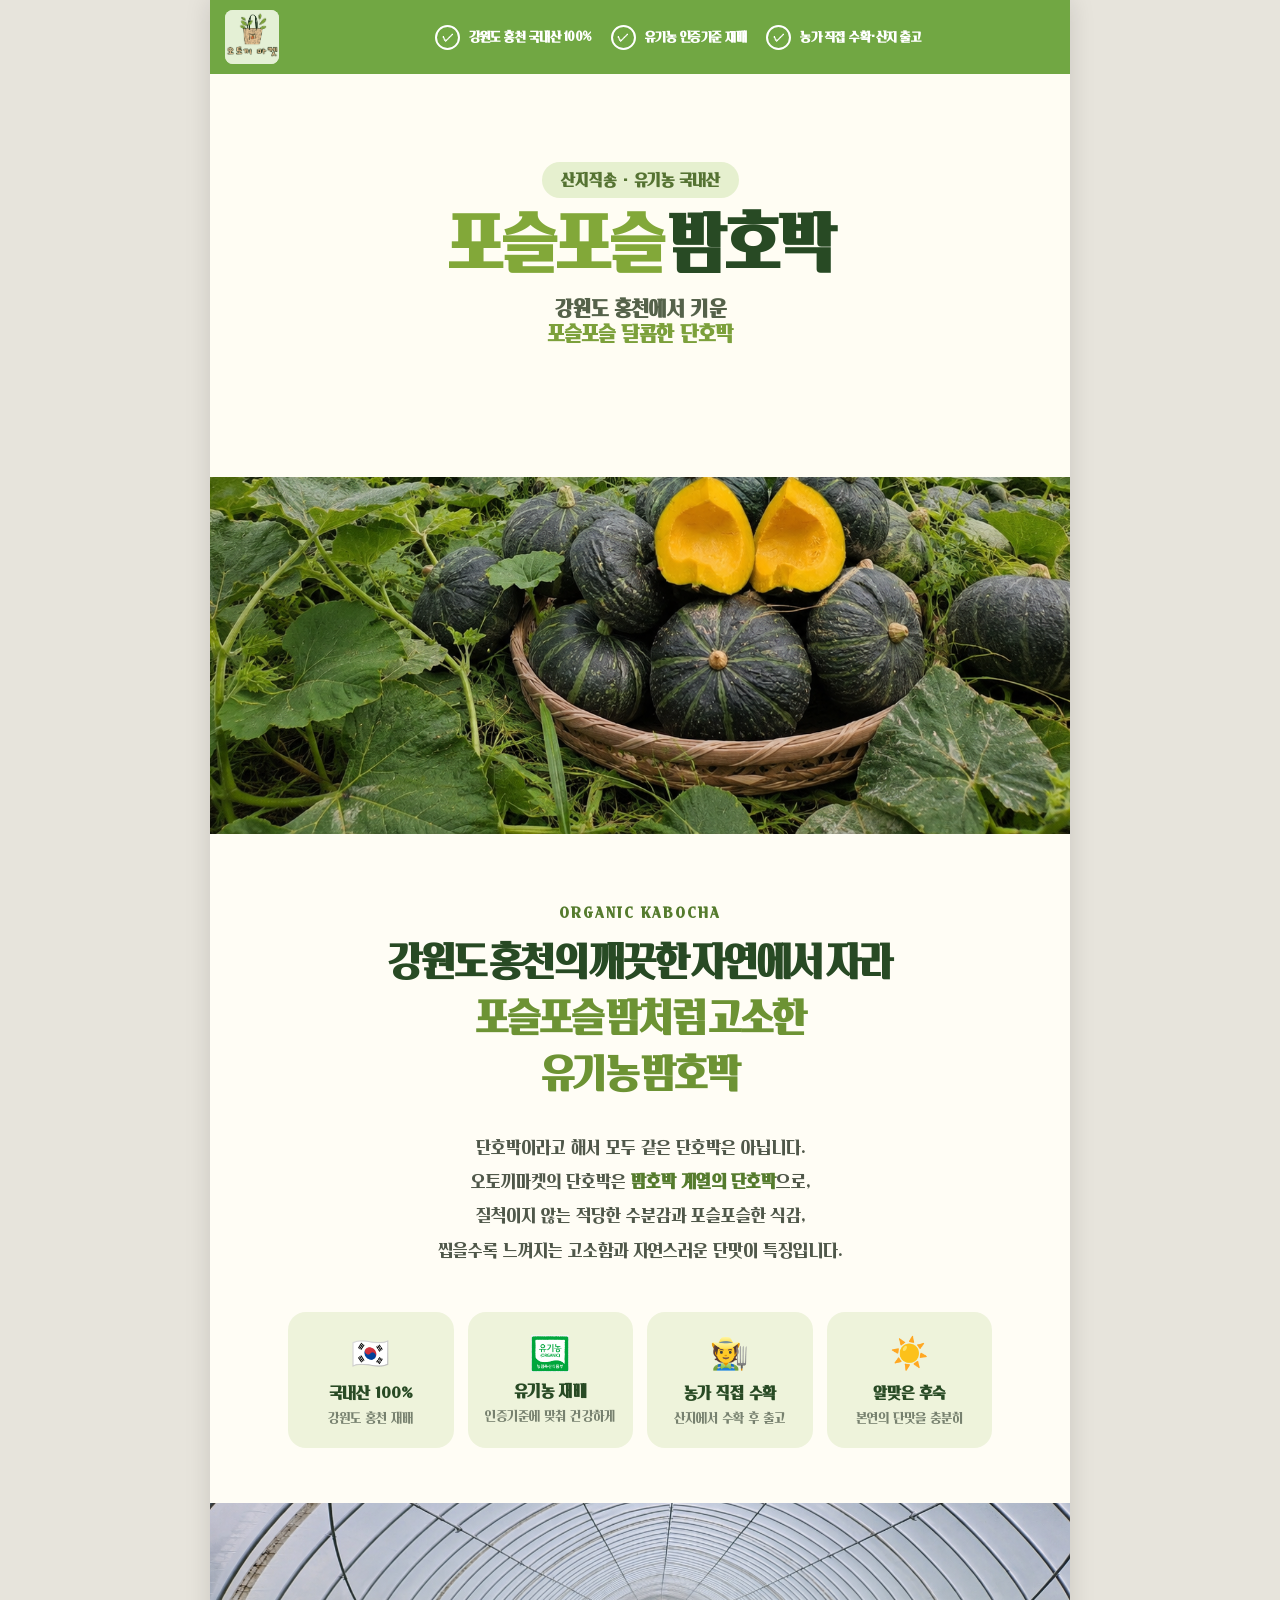
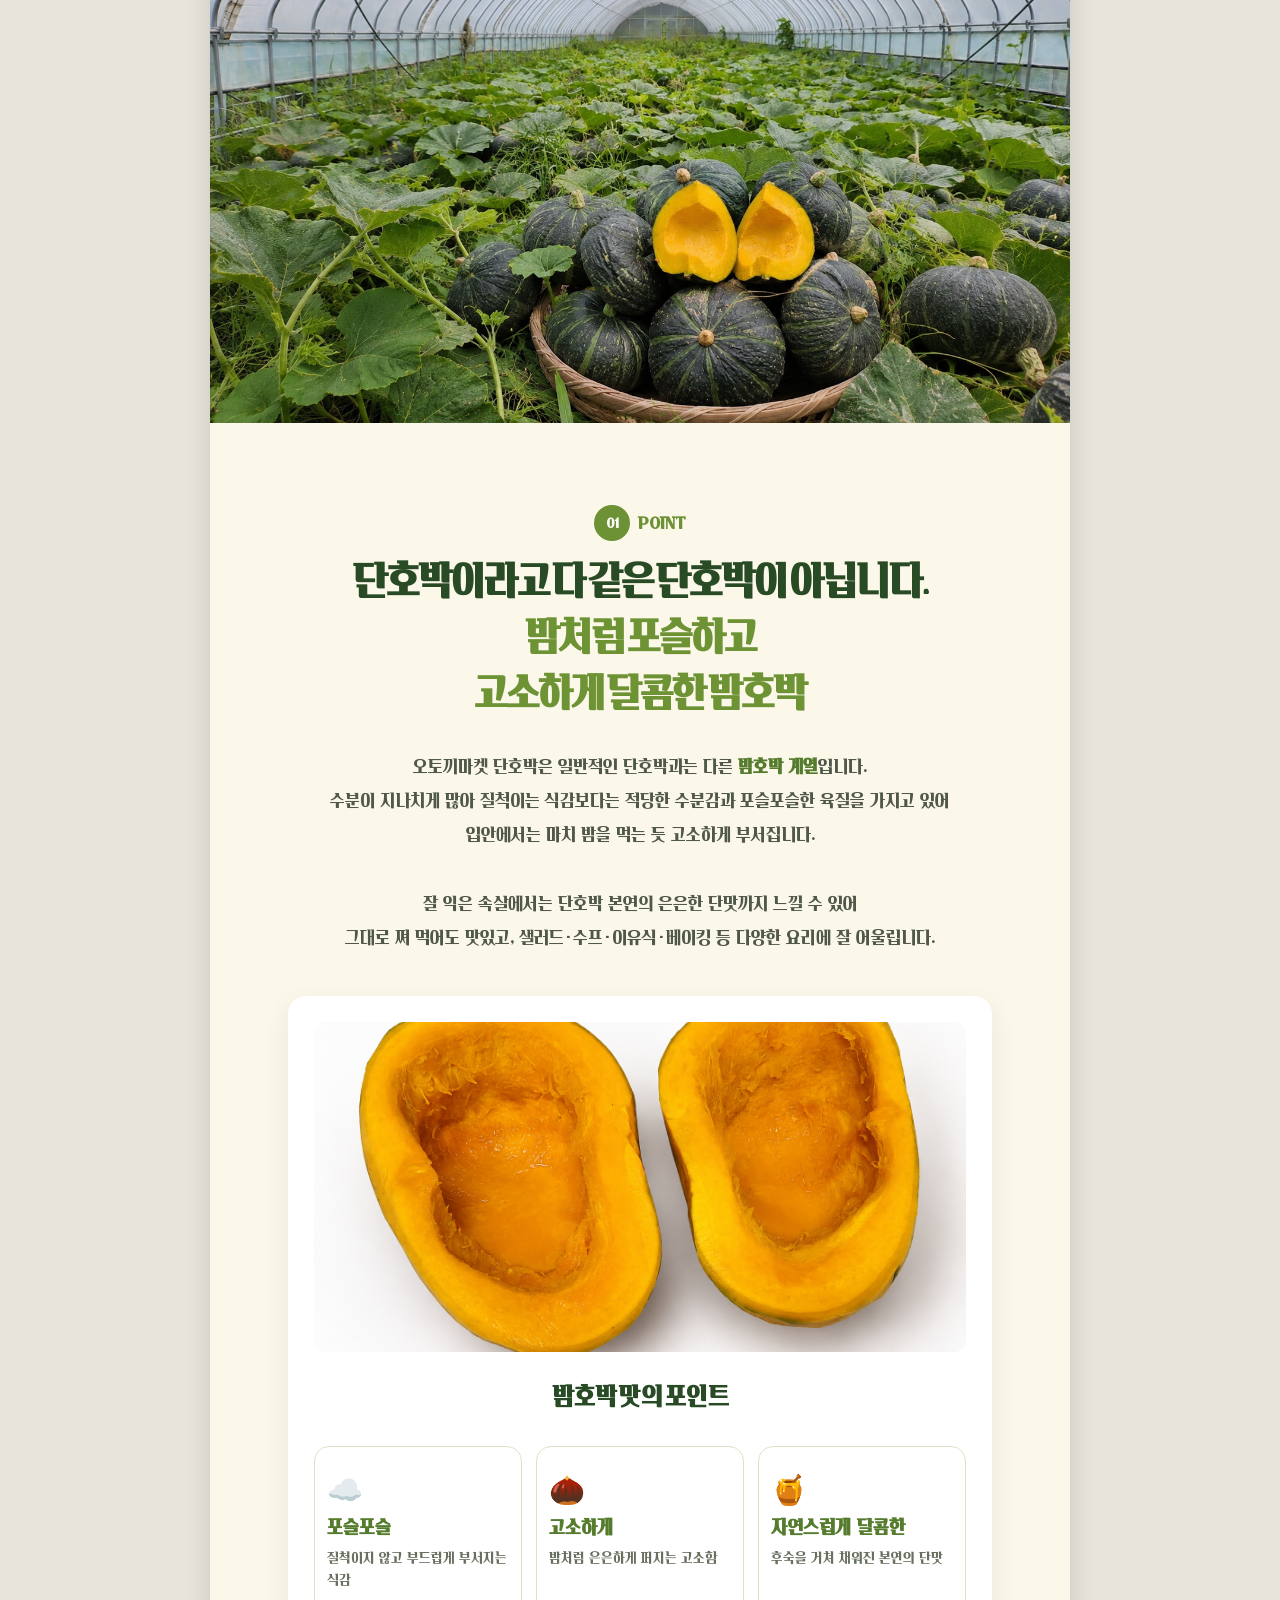
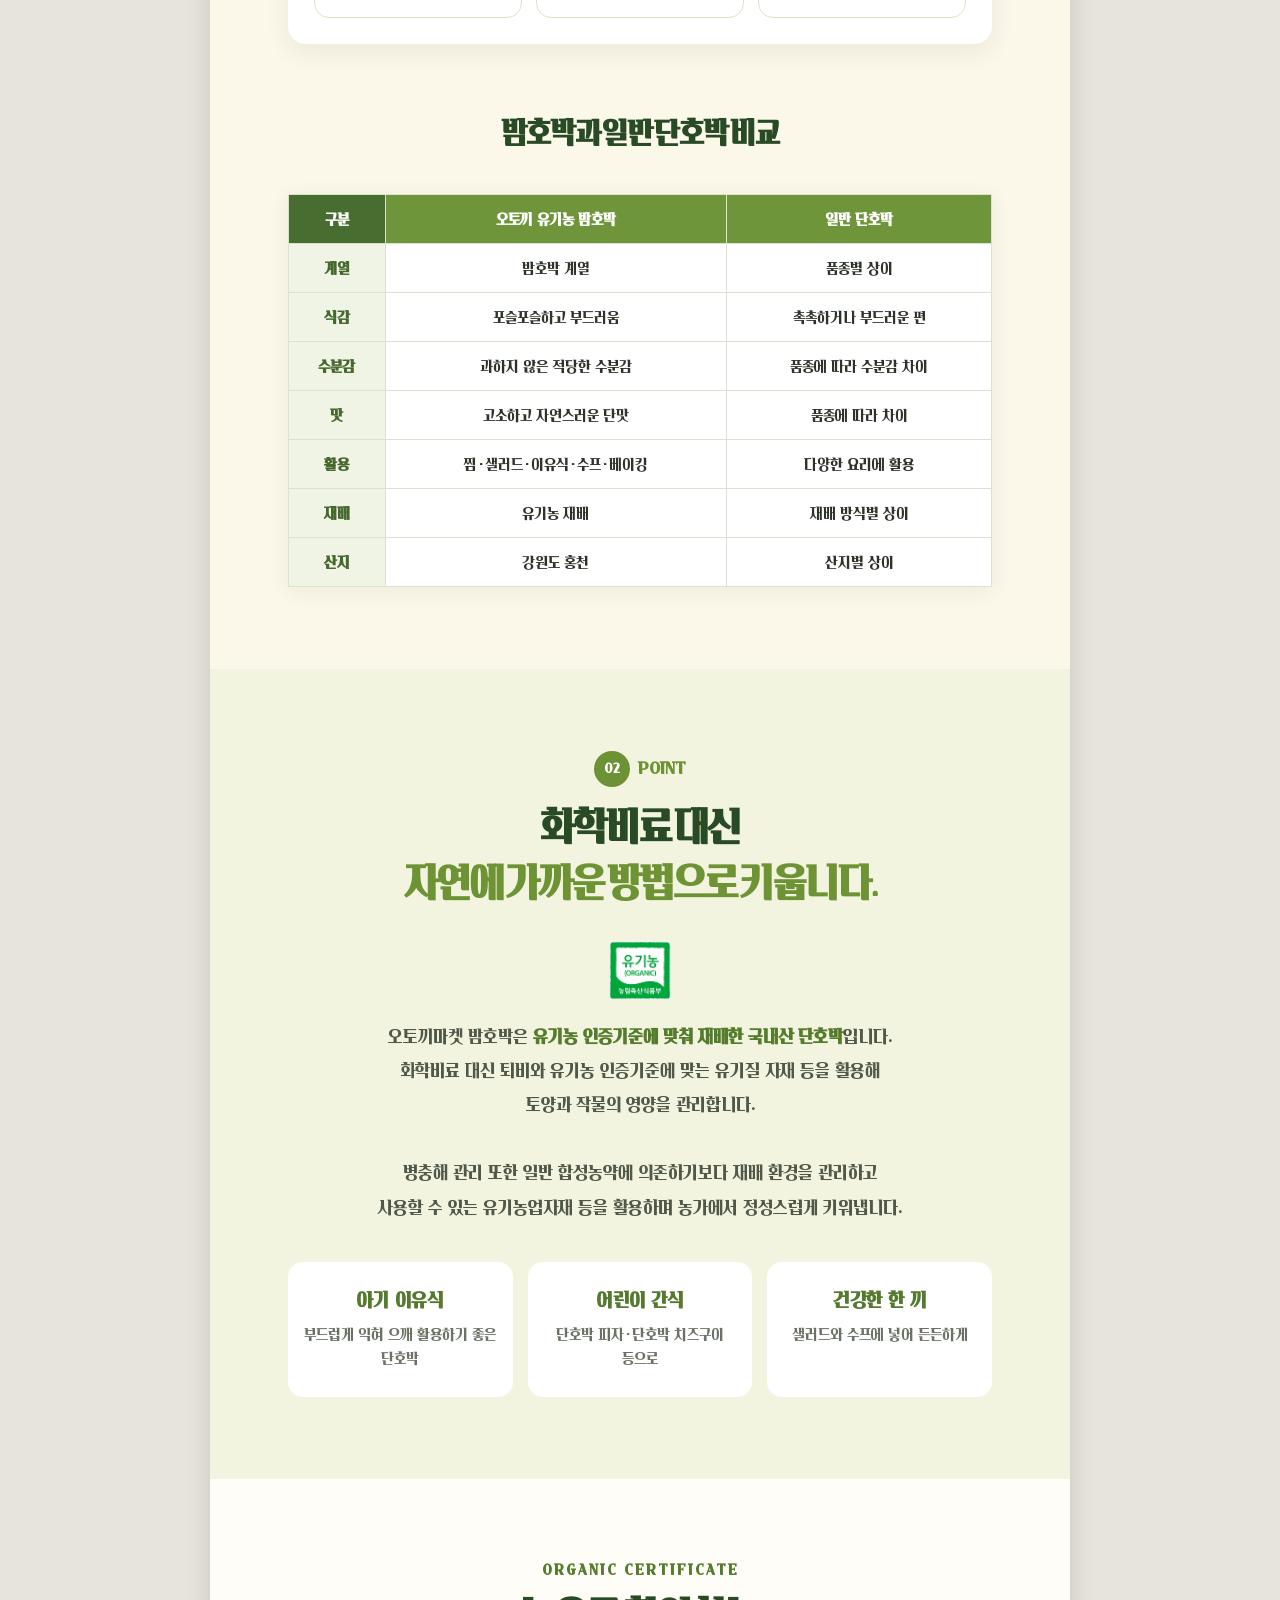
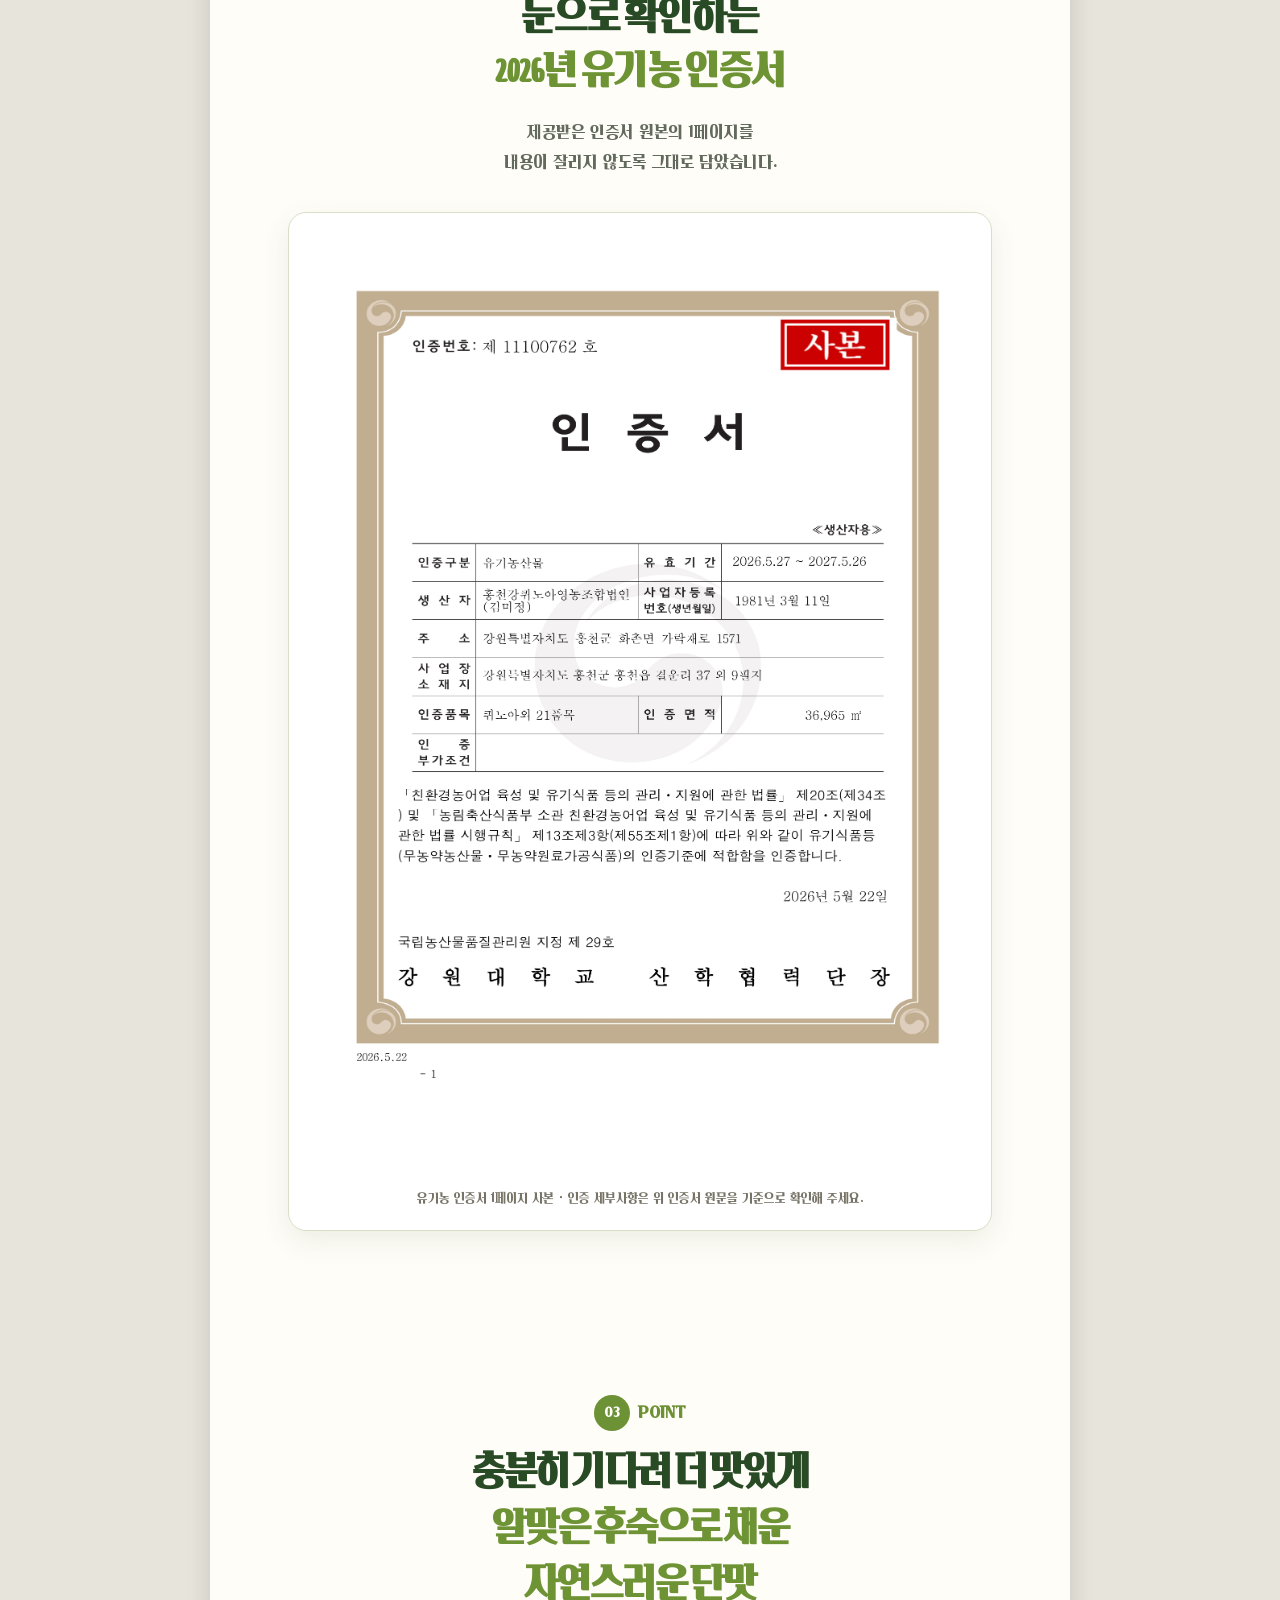
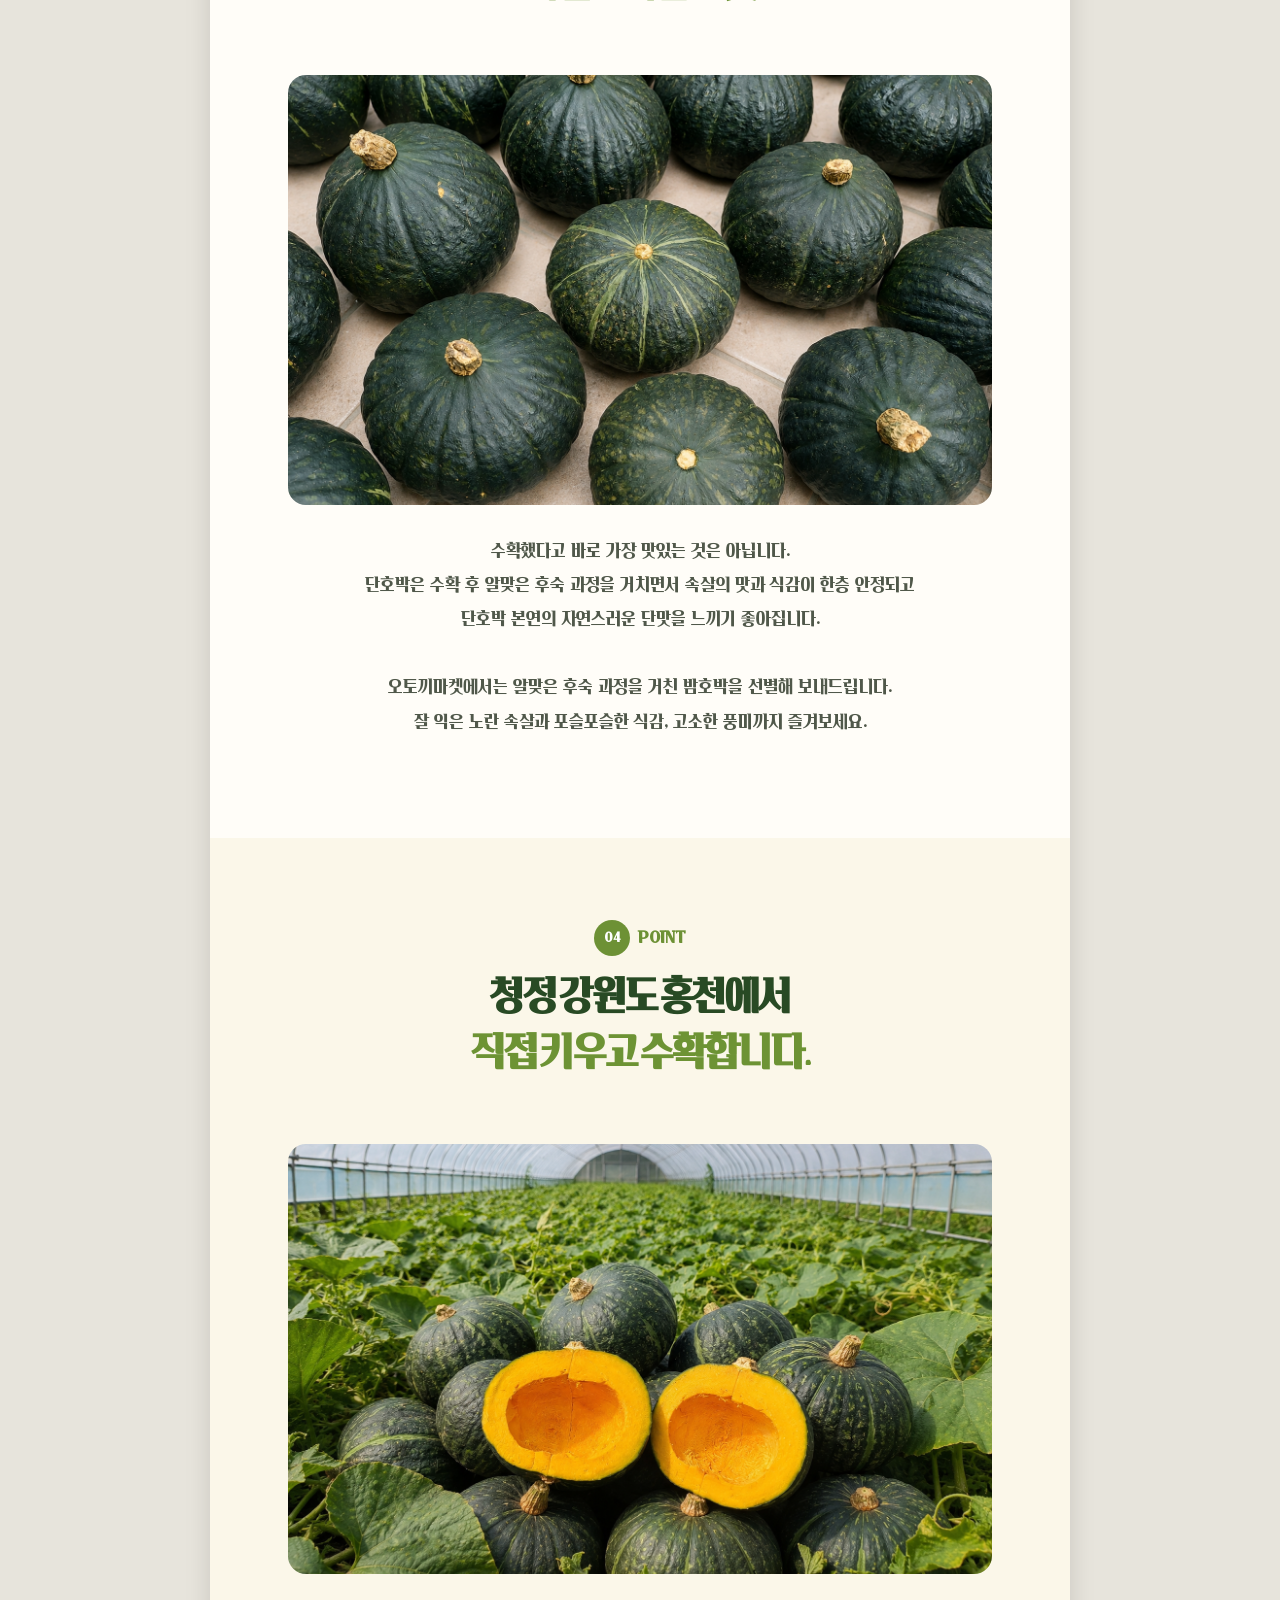
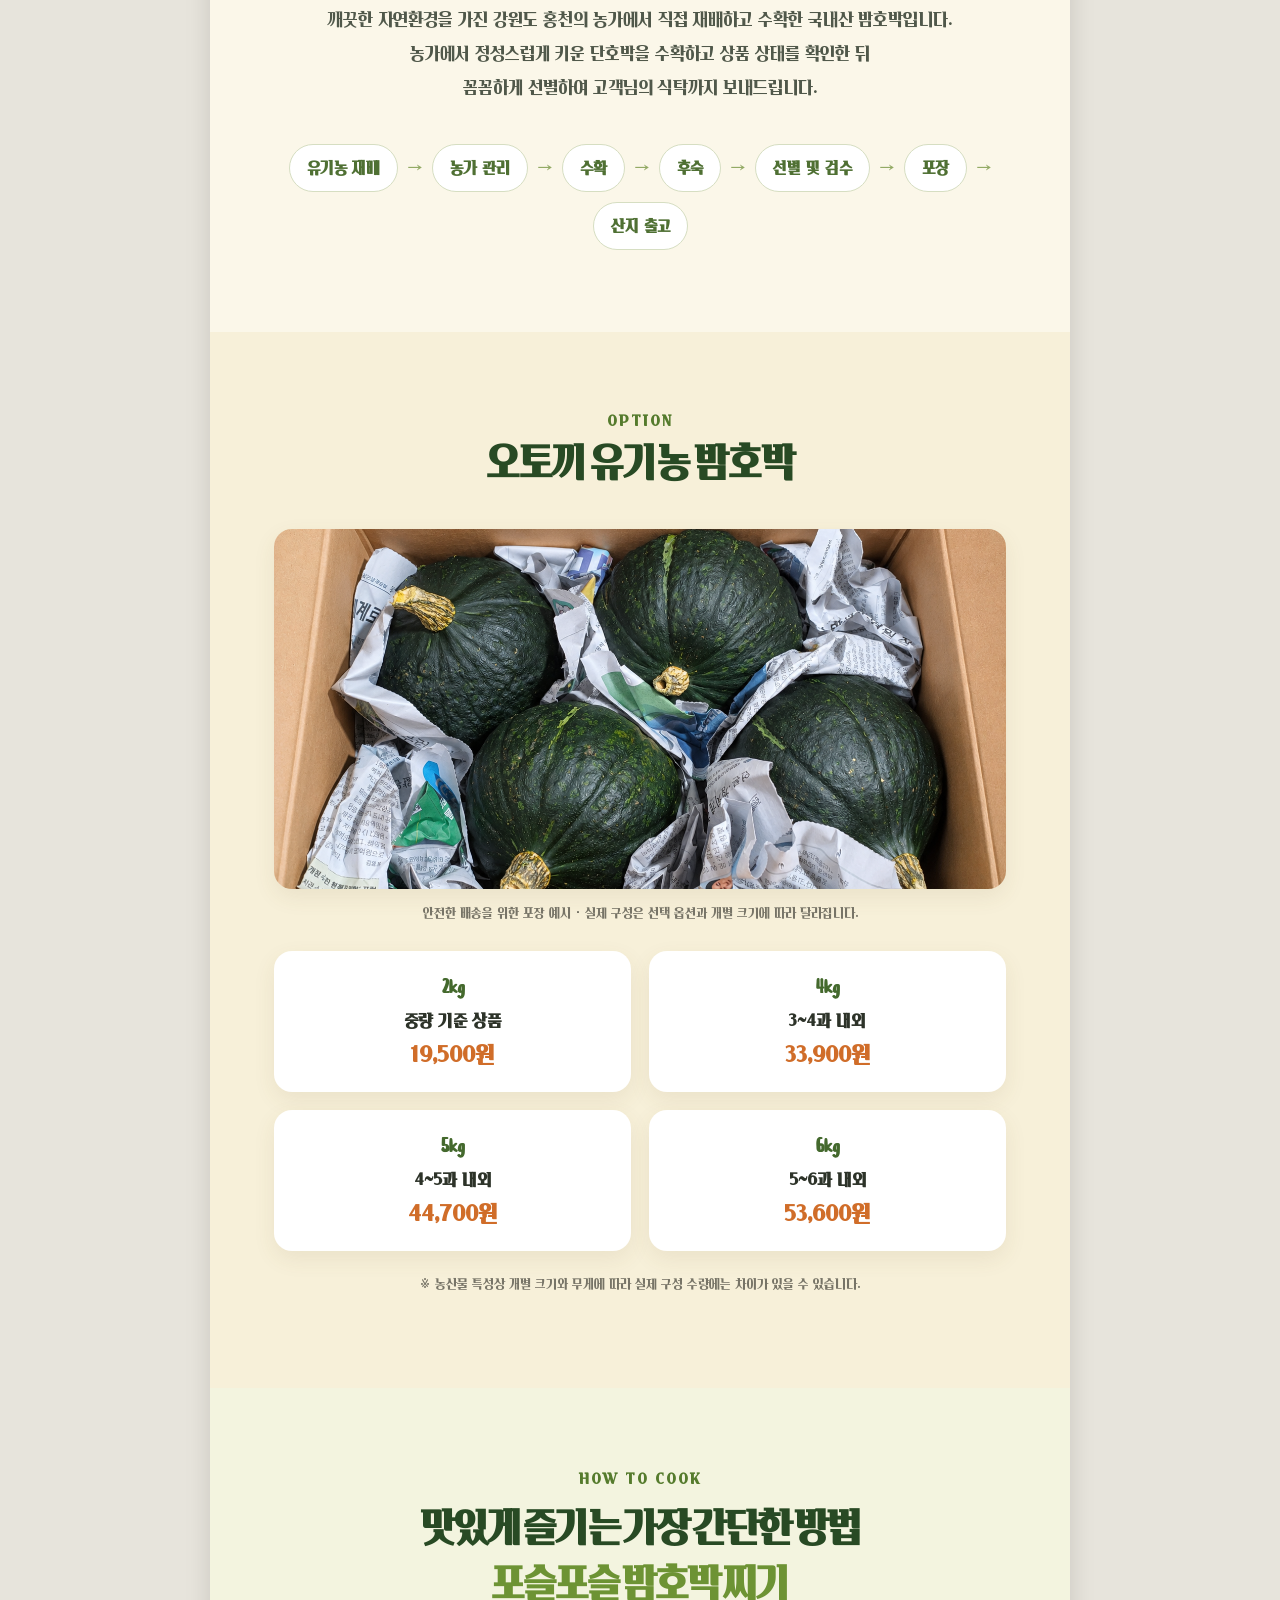
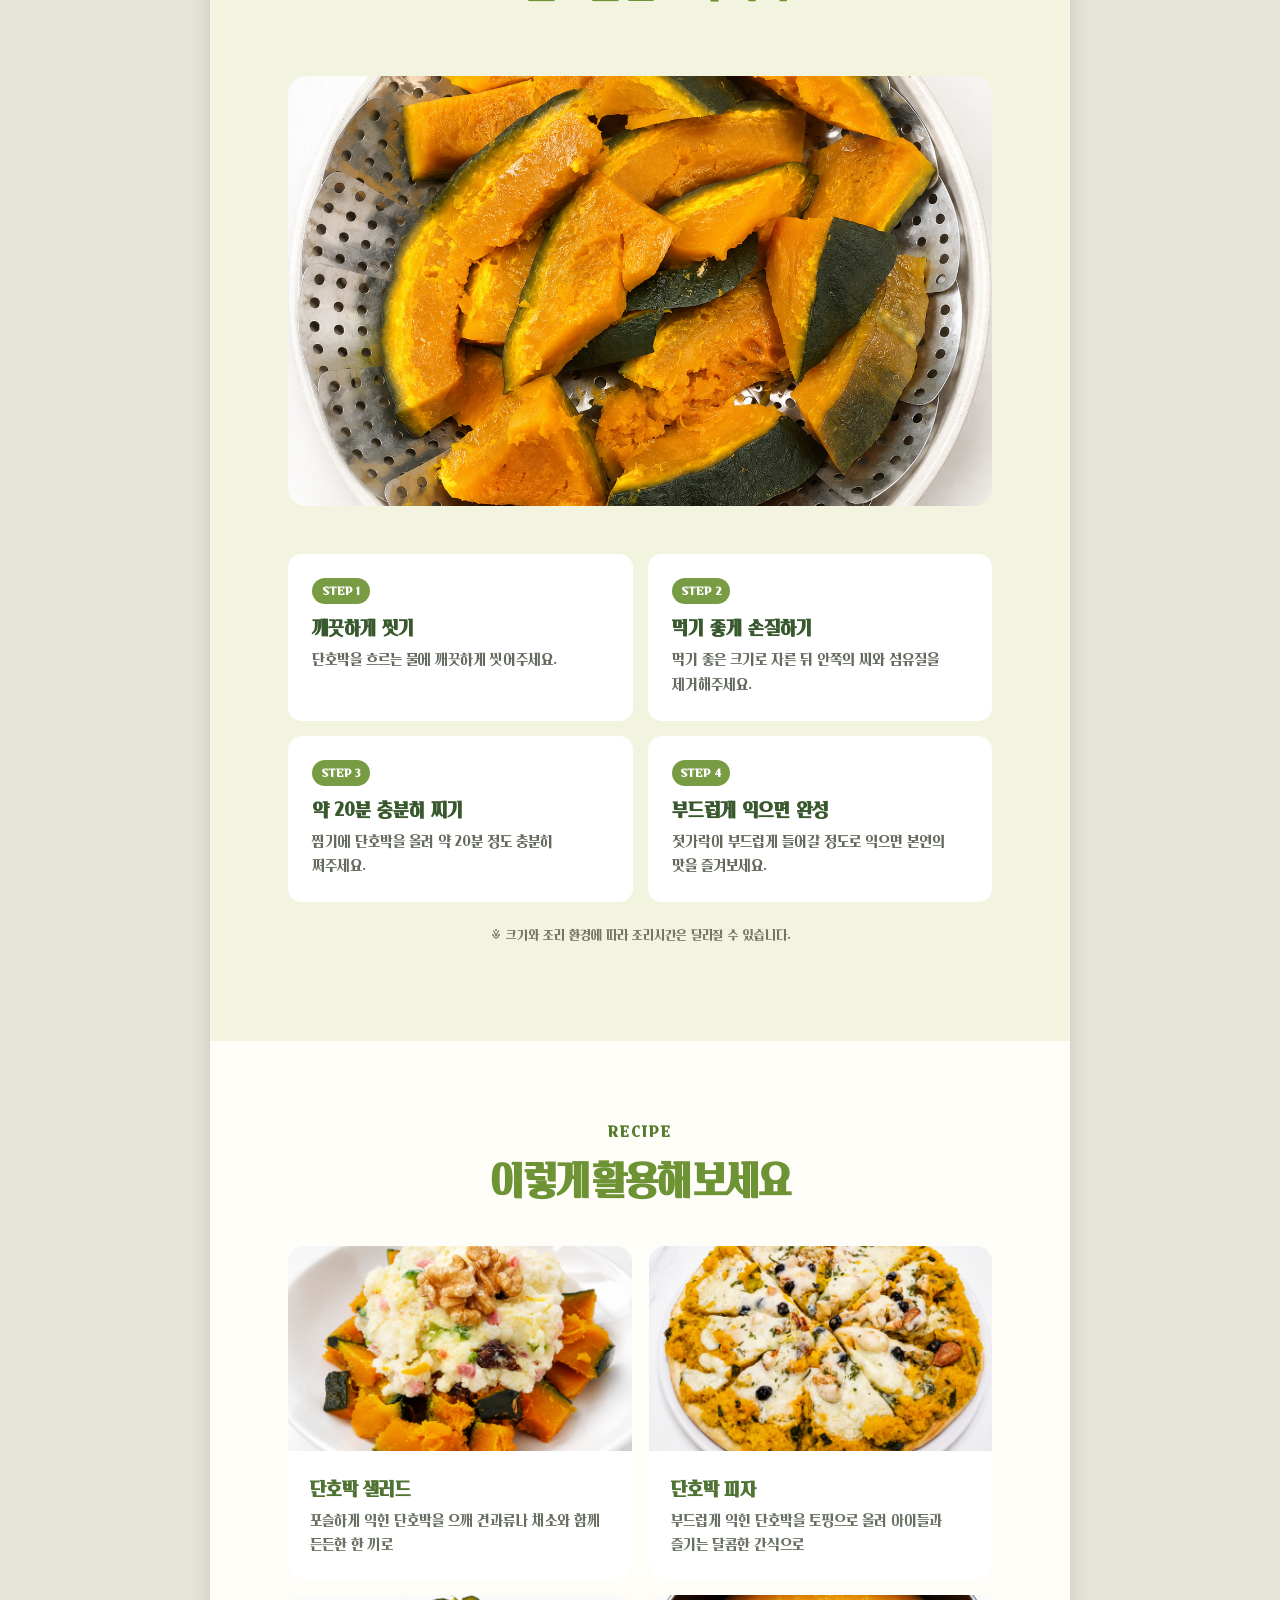
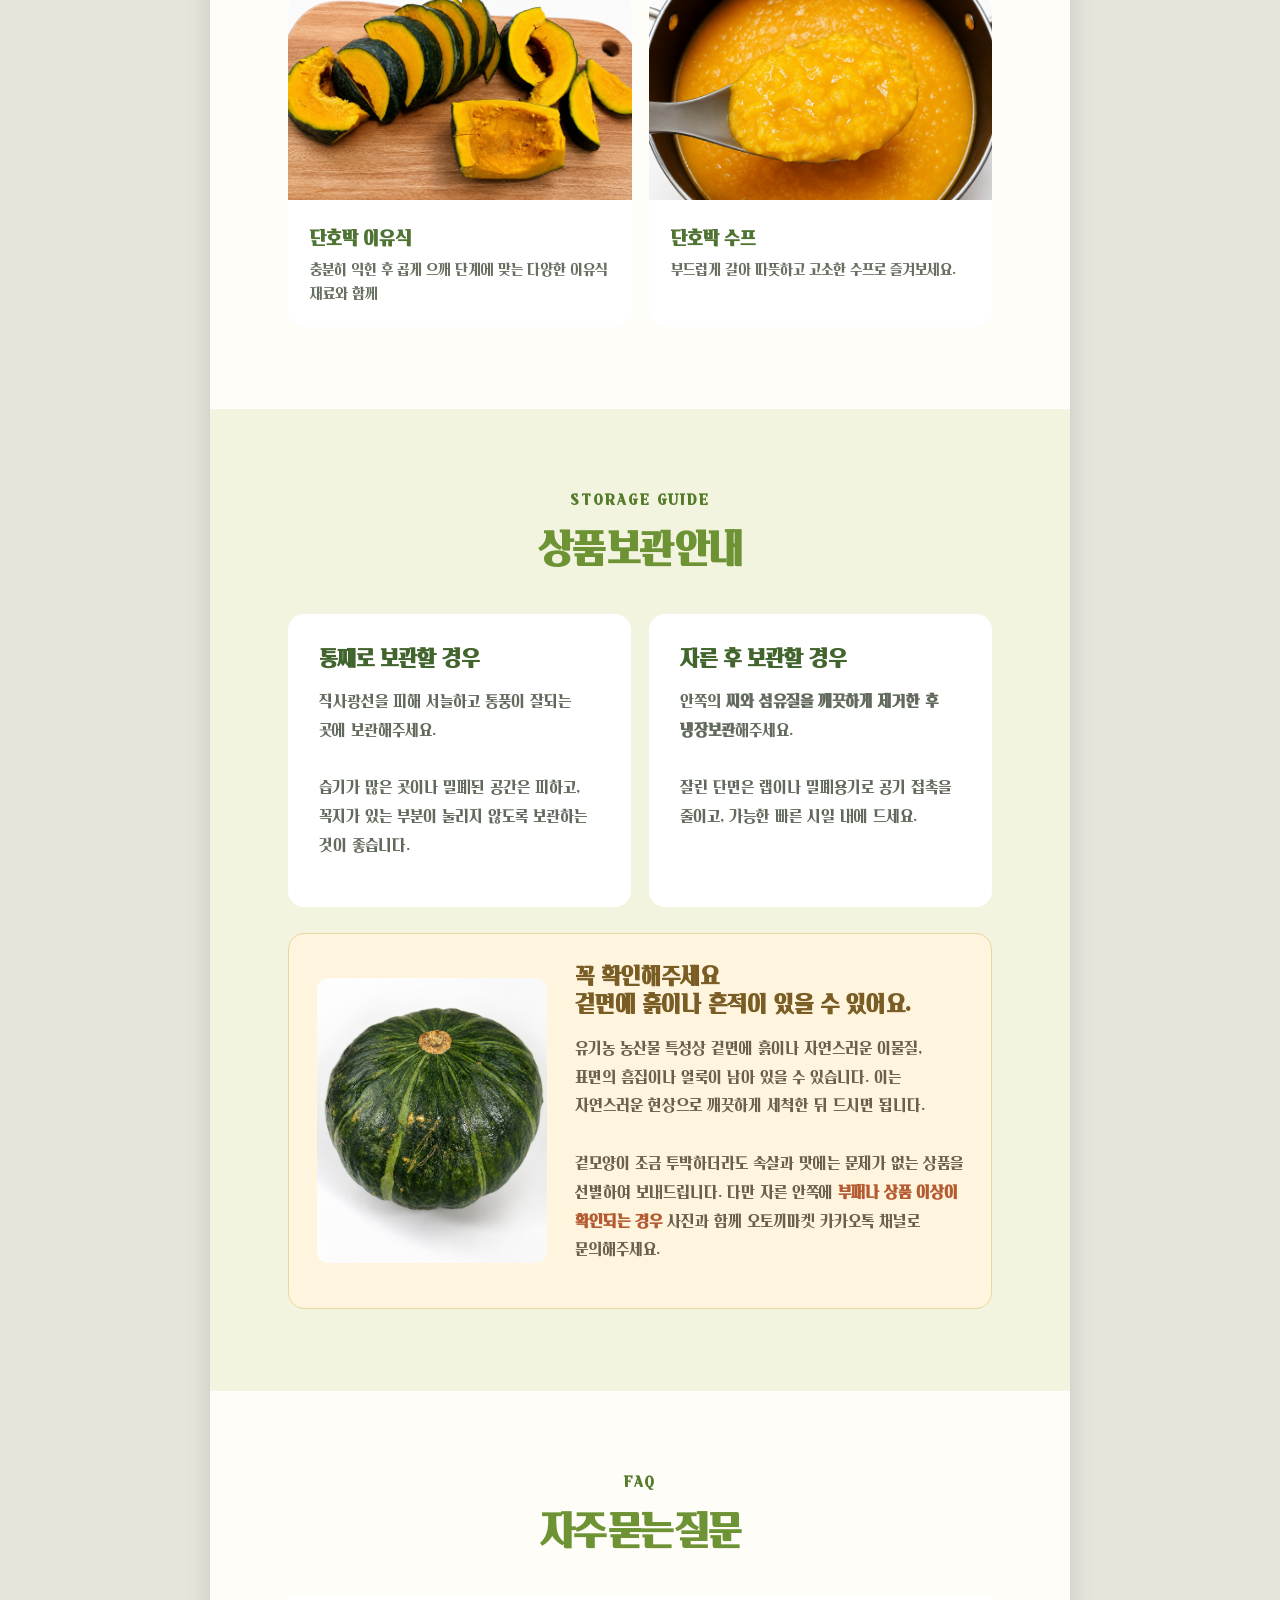
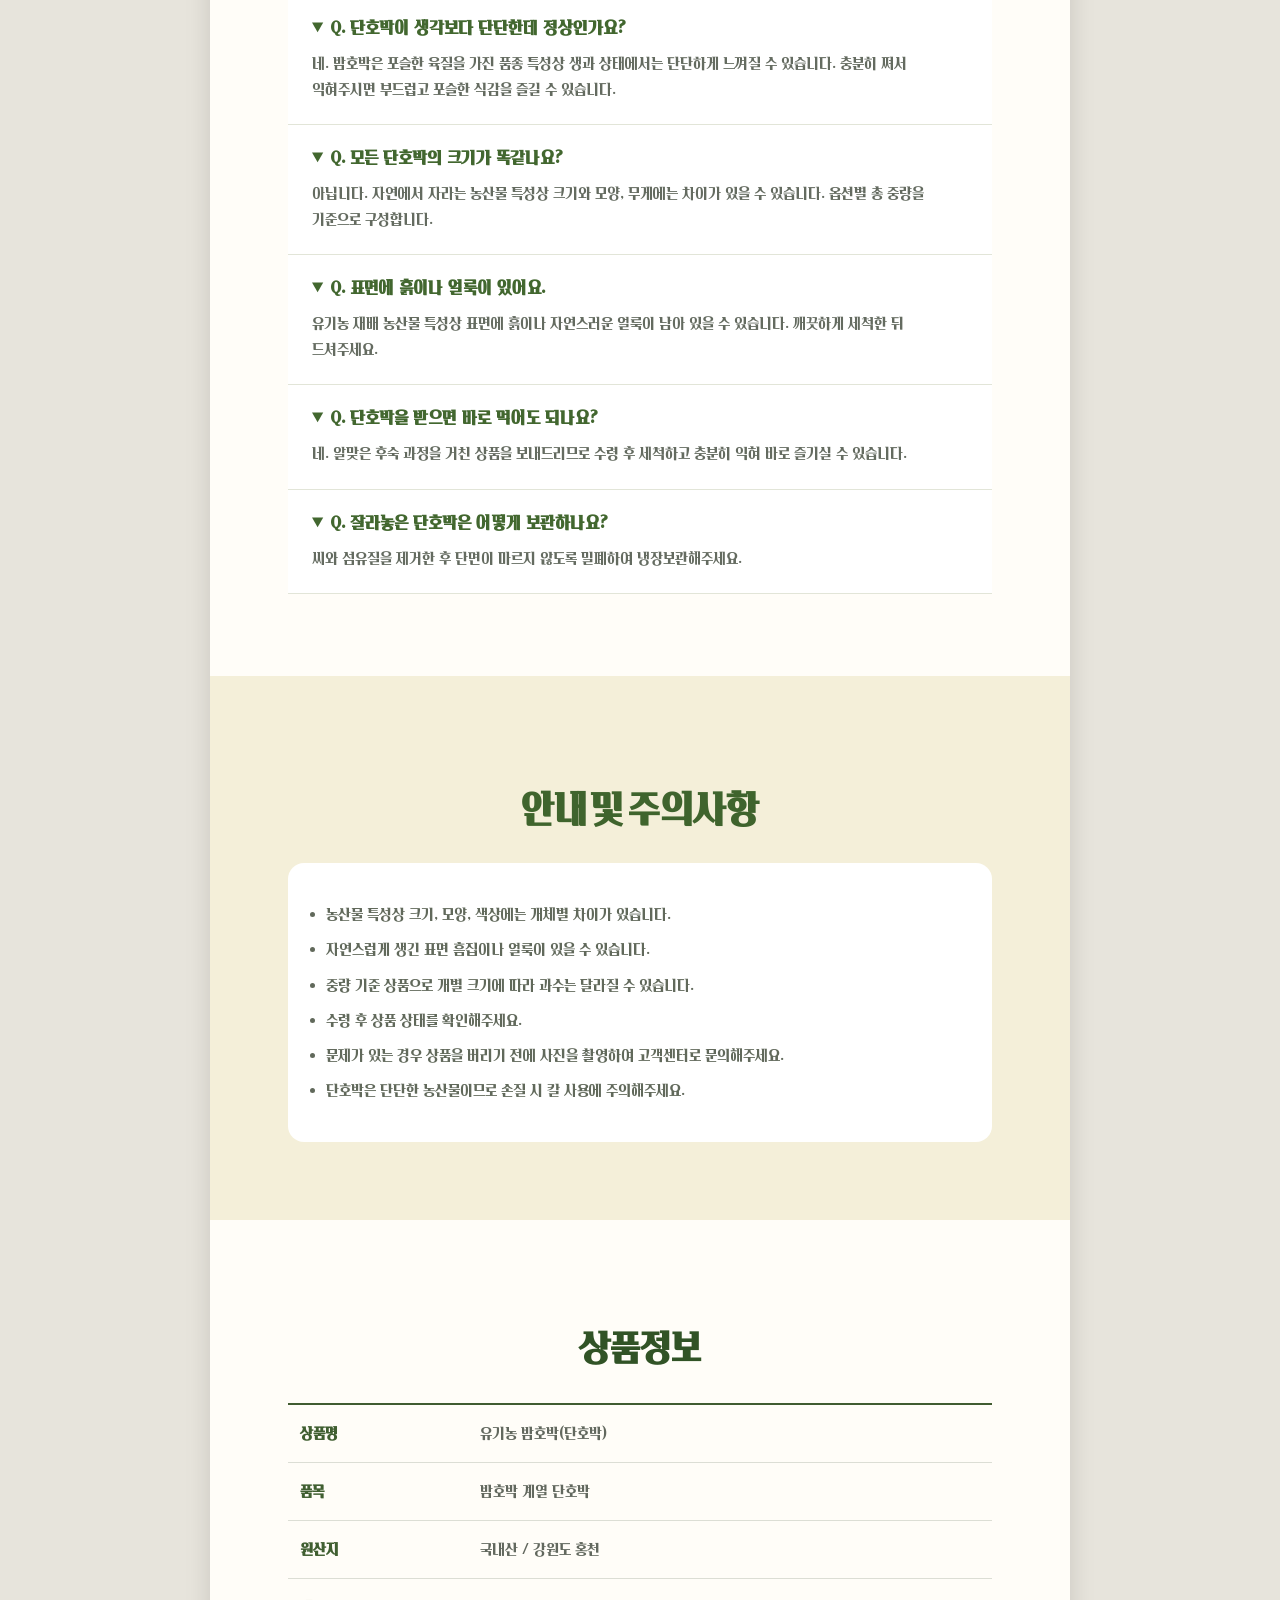
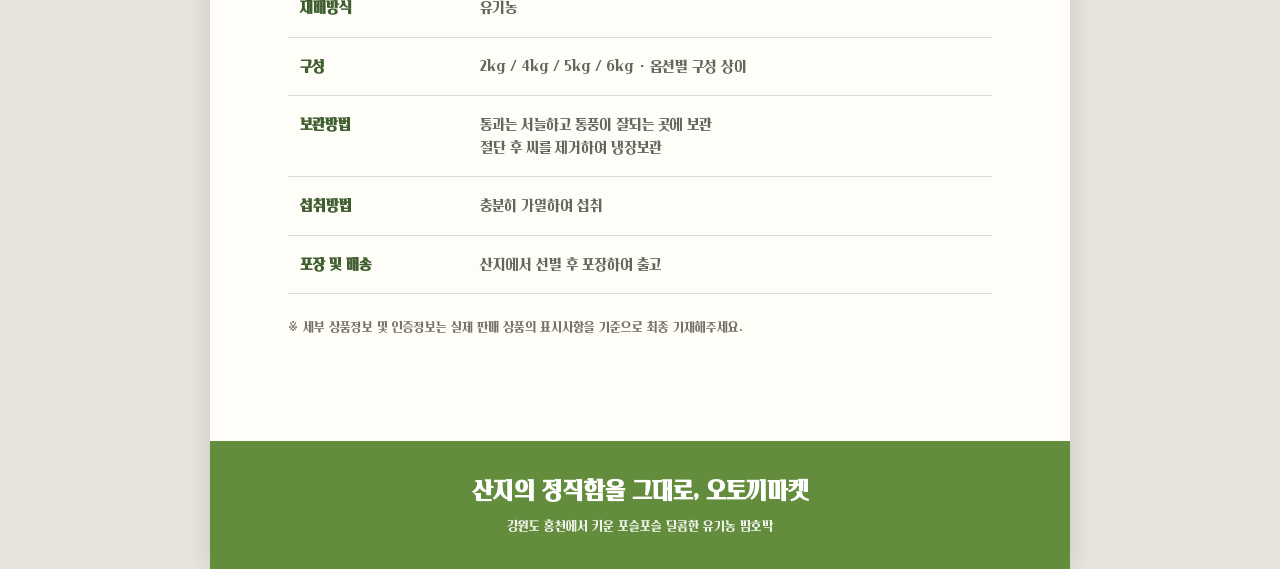
<file: output/night-pumpkin-detail/index.html>
<!doctype html>
<html lang="ko">
<head>
  <meta charset="utf-8">
  <meta name="viewport" content="width=device-width, initial-scale=1">
  <title>오토끼마켓 유기농 밤호박 상세페이지</title>
  <style>
    @font-face{font-family:'Cafe24Danjunghae';src:url('fonts/Cafe24Danjunghae.woff2') format('woff2');font-display:swap}
    @font-face{font-family:'Cafe24Behappy';src:url('fonts/Cafe24Behappy.ttf') format('truetype');font-display:swap}
    :root{--green:#557b2d;--deep:#284a24;--lime:#a7c955;--cream:#fbf7e9;--paper:#fffdf5;--yellow:#f1bd3f;--ink:#2d3329;--muted:#6c7465;--line:#d9dfc7}
    *{box-sizing:border-box} html,body{margin:0;background:#e7e4dc;color:var(--ink);font-family:'Cafe24Danjunghae',"Malgun Gothic",sans-serif;word-break:keep-all}
    .page{width:100%;max-width:860px;margin:0 auto;background:var(--cream);overflow:hidden;box-shadow:0 0 24px #0002}
    .top{height:74px;background:#71a743;color:#fff;display:flex;align-items:center;justify-content:center;gap:20px;font-size:13px;font-weight:700;letter-spacing:-.5px;position:relative;padding-left:76px}
    .top-logo{position:absolute;left:15px;top:10px;width:54px;height:54px;object-fit:contain;background:#e4efd2;border-radius:8px}
    .top span{display:flex;align-items:center;gap:9px}.top i{width:25px;height:25px;border:2px solid #fff;border-radius:50%;display:inline-grid;place-items:center;font-style:normal;font-size:12px}
    .hero{position:relative;height:760px;background:linear-gradient(#fffdf3 0 53%,transparent 53%),url('assets/hero.png') center bottom/cover no-repeat;text-align:center;padding-top:62px}
    .badge{display:inline-block;margin-top:26px;padding:8px 19px;border-radius:99px;background:#e6f0cf;color:#557332;font-size:16px;font-weight:800}
    .hero h1{font-family:'Cafe24Behappy','Cafe24Danjunghae',sans-serif;font-size:67px;line-height:1.08;margin:13px 0 13px;color:var(--deep);letter-spacing:-2px}.hero h1 b{color:#82a839}
    .hero p{margin:0;font-size:21px;font-weight:700;color:#55624a}.hero p em{color:#7ca03b;font-style:normal}
    .intro{padding:70px 78px 55px;text-align:center;background:var(--paper)}
    .eyebrow{font-weight:900;color:var(--green);letter-spacing:2px;font-size:15px}.intro h2,.section h2,.options h2,.caution h2,.info h2{font-family:'Cafe24Behappy','Cafe24Danjunghae',sans-serif}.intro h2,.section h2{font-size:40px;line-height:1.4;letter-spacing:-1px;margin:14px 0 26px;color:var(--deep)}
    .intro h2 strong,.section h2 strong{color:#6d9334}.copy{font-size:18px;line-height:1.9;color:#50584a}.copy b{color:var(--green)}
    .trust{display:grid;grid-template-columns:repeat(4,1fr);gap:14px;margin-top:45px}.trust div{background:#eef3db;border-radius:18px;padding:23px 8px 20px}.trust i{display:block;font-style:normal;font-size:31px;margin-bottom:10px}.trust .organic-mini{width:38px;height:38px;object-fit:contain;display:block;margin:0 auto 8px}.trust b{display:block;color:var(--deep);font-size:16px}.trust small{display:block;margin-top:6px;color:#77816f;line-height:1.45}
    .full-photo{height:520px;background:url('assets/hero.png') center/cover no-repeat}
    .section{padding:82px 78px;background:var(--cream);text-align:center}.section.alt{background:#f3f4df}.section.white{background:#fffdf8}.point{display:inline-flex;align-items:center;gap:8px;color:#6d9135;font-size:17px;font-weight:900}.point:before{content:attr(data-num);width:36px;height:36px;border-radius:50%;background:#6d9135;color:white;display:grid;place-items:center;font-size:14px}
    .feature-card{margin:42px 0 0;background:#fff;border-radius:18px;padding:26px;box-shadow:0 8px 24px #40532313;text-align:left}.feature-card img{width:100%;height:330px;object-fit:cover;border-radius:12px}.feature-card h3{font-family:'Cafe24Behappy','Cafe24Danjunghae',sans-serif;font-size:25px;color:var(--deep);text-align:center;margin:24px 0 13px}.feature-card p{font-size:17px;line-height:1.8;text-align:center;color:#596051}
    .tastes{display:grid;grid-template-columns:repeat(3,1fr);gap:14px;margin-top:35px}.taste{padding:26px 12px;border:1px solid #dbe3c7;border-radius:15px;background:#fff}.taste i{font-style:normal;font-size:29px}.taste b{display:block;color:var(--green);font-size:19px;margin:8px 0}.taste span{font-size:14px;line-height:1.55;color:#687060}
    table{width:100%;border-collapse:collapse;margin-top:38px;background:#fff;font-size:15px;box-shadow:0 4px 20px #42521b12}th,td{padding:15px 10px;border:1px solid #dce2ce}th{background:#6e9539;color:#fff}th:first-child{background:#476d31}td:first-child{font-weight:800;color:#46672e;background:#f0f4e4}
    .organic-heading-mark{width:62px;height:62px;object-fit:contain;display:block;margin:0 auto 15px}.use3{display:grid;grid-template-columns:repeat(3,1fr);gap:15px;margin-top:38px}.use3 div{background:#fff;border-radius:15px;padding:27px 15px}.use3 b{display:block;color:#54792f;font-size:19px;margin-bottom:10px}.use3 span{font-size:15px;line-height:1.6;color:#6b7265}
    .certificate{padding:82px 78px;background:#fffdf8;text-align:center}.certificate h2{font-family:'Cafe24Behappy','Cafe24Danjunghae',sans-serif;font-size:40px;line-height:1.35;color:var(--deep);margin:12px 0 18px}.certificate h2 strong{color:#6d9334}.certificate-copy{font-size:17px;line-height:1.8;color:#626a5d;margin:0}.certificate-frame{margin-top:34px;padding:18px;background:#fff;border:1px solid #d9dfc7;border-radius:18px;box-shadow:0 10px 28px #40532317}.certificate-frame img{display:block;width:100%;height:auto;border-radius:9px}.certificate-caption{margin:15px 8px 2px;font-size:13px;line-height:1.65;color:#777467}
    .photo-wide{width:100%;height:430px;object-fit:cover;border-radius:18px;margin:36px 0 5px}.process{display:flex;align-items:center;justify-content:center;flex-wrap:wrap;gap:10px;margin-top:40px}.process span{background:#fff;border:1px solid #d6dec2;border-radius:99px;padding:13px 17px;color:#4f7033;font-weight:800}.process i{font-style:normal;color:#93aa65}
    .options{padding:80px 64px;background:#f7f0d9;text-align:center}.options h2{font-size:40px;color:var(--deep);margin:8px}.packing-photo{width:100%;height:360px;object-fit:cover;object-position:center 58%;border-radius:18px;margin-top:34px;box-shadow:0 8px 22px #6e5d2d17}.packing-caption{font-size:13px;color:#777467;margin:11px 0 0}.option-grid{display:grid;grid-template-columns:repeat(2,1fr);gap:18px;margin-top:30px}.option{background:#fff;border-radius:18px;overflow:hidden;box-shadow:0 8px 22px #6e5d2d17}.option .pad{padding:23px}.option h3{font-family:'Cafe24Behappy','Cafe24Danjunghae',sans-serif;margin:0;color:#44692d;font-size:25px}.option b{display:block;margin:10px 0;font-size:17px}.price{font-size:23px;color:#d06d29;font-weight:900}.note{font-size:13px;color:#777467;line-height:1.6;margin-top:23px}
    .steps{margin-top:38px;display:grid;grid-template-columns:1fr 1fr;gap:15px;text-align:left}.step{background:#fff;border-radius:14px;padding:24px;min-height:150px}.step b{display:inline-grid;place-items:center;width:58px;height:26px;border-radius:99px;background:#789c43;color:#fff;font-size:12px}.step h3{font-size:19px;color:#38582d;margin:13px 0 7px}.step p{margin:0;font-size:15px;line-height:1.65;color:#646b5e}
    .recipes{display:grid;grid-template-columns:repeat(2,1fr);gap:17px;margin-top:35px}.recipe{background:#fff;border-radius:16px;overflow:hidden;text-align:left}.recipe img{width:100%;height:205px;object-fit:cover}.recipe div{padding:22px}.recipe h3{margin:0 0 8px;color:#4f7333}.recipe p{font-size:15px;line-height:1.6;color:#687062;margin:0}.recipe .pending{height:205px;padding:0;background:linear-gradient(135deg,#f7f2df,#e7edd3);display:grid;place-items:center;color:#718250;font-weight:800;font-size:14px}
    .guide-grid{display:grid;grid-template-columns:1fr 1fr;gap:18px;margin-top:35px}.guide{background:#fff;border-radius:16px;padding:31px;text-align:left}.guide h3{font-size:22px;color:#42652e;margin:0 0 15px}.guide p{font-size:16px;line-height:1.8;color:#626a5d}
    .alert{margin-top:26px;padding:28px;background:#fff5de;border:1px solid #ead69f;border-radius:16px;text-align:left;display:grid;grid-template-columns:230px 1fr;gap:28px;align-items:center}.alert img{width:230px;height:285px;object-fit:cover;object-position:center 45%;border-radius:12px;background:#fff}.alert h3{font-size:23px;color:#795d24;margin:0 0 14px}.alert p{font-size:16px;line-height:1.8;color:#6a604c}.alert b{color:#b45b32}
    .faq{margin-top:34px;text-align:left}.faq details{background:#fff;border-bottom:1px solid #e2e5d8;padding:22px 24px}.faq summary{cursor:pointer;color:#42672f;font-weight:900;font-size:17px}.faq p{font-size:15px;line-height:1.7;color:#646b60;margin:13px 0 0}
    .caution{background:#f4efd9;padding:78px}.caution h2{text-align:center;font-size:38px;color:#3f642d}.caution ul{background:#fff;border-radius:16px;padding:29px 38px;margin:30px 0 0}.caution li{font-size:15px;line-height:1.75;margin:9px 0;color:#61695b}
    .info{padding:76px 78px 90px;background:#fffdf8}.info h2{text-align:center;color:#315326;font-size:36px}.info dl{margin:34px 0 0;border-top:2px solid #405c31}.info .row{display:grid;grid-template-columns:180px 1fr;border-bottom:1px solid #dcded5;padding:17px 12px;font-size:15px;line-height:1.55}.info dt{font-weight:900;color:#405f31}.info dd{margin:0;color:#62685e}.footer{background:#638d3d;color:#fff;text-align:center;padding:35px 38px}.footer b{font-size:24px}.footer p{font-size:13px;opacity:.9;margin-bottom:0}
  </style>
</head>
<body><main class="page">
  <div class="top"><img class="top-logo" src="assets/brand-logo.png" alt="오토끼마켓 로고"><span><i>✓</i> 강원도 홍천 국내산 100%</span><span><i>✓</i> 유기농 인증기준 재배</span><span><i>✓</i> 농가 직접 수확·산지 출고</span></div>
  <section class="hero"><div class="badge">산지직송 · 유기농 국내산</div><h1><b>포슬포슬</b> 밤호박</h1><p>강원도 홍천에서 키운<br><em>포슬포슬 달콤한 단호박</em></p></section>
  <section class="intro"><div class="eyebrow">ORGANIC KABOCHA</div><h2>강원도 홍천의 깨끗한 자연에서 자라<br><strong>포슬포슬 밤처럼 고소한<br>유기농 밤호박</strong></h2><p class="copy">단호박이라고 해서 모두 같은 단호박은 아닙니다.<br>오토끼마켓의 단호박은 <b>밤호박 계열의 단호박</b>으로,<br>질척이지 않는 적당한 수분감과 포슬포슬한 식감,<br>씹을수록 느껴지는 고소함과 자연스러운 단맛이 특징입니다.</p><div class="trust"><div><i>🇰🇷</i><b>국내산 100%</b><small>강원도 홍천 재배</small></div><div><img class="organic-mini" src="assets/organic-mark.png" alt="유기농 인증 마크"><b>유기농 재배</b><small>인증기준에 맞춰 건강하게</small></div><div><i>🧑‍🌾</i><b>농가 직접 수확</b><small>산지에서 수확 후 출고</small></div><div><i>☀️</i><b>알맞은 후숙</b><small>본연의 단맛을 충분히</small></div></div></section>
  <div class="full-photo"></div>
  <section class="section"><div class="point" data-num="01">POINT</div><h2>단호박이라고 다 같은 단호박이 아닙니다.<br><strong>밤처럼 포슬하고<br>고소하게 달콤한 밤호박</strong></h2><p class="copy">오토끼마켓 단호박은 일반적인 단호박과는 다른 <b>밤호박 계열</b>입니다.<br>수분이 지나치게 많아 질척이는 식감보다는 적당한 수분감과 포슬포슬한 육질을 가지고 있어<br>입안에서는 마치 밤을 먹는 듯 고소하게 부서집니다.<br><br>잘 익은 속살에서는 단호박 본연의 은은한 단맛까지 느낄 수 있어<br>그대로 쪄 먹어도 맛있고, 샐러드·수프·이유식·베이킹 등 다양한 요리에 잘 어울립니다.</p><div class="feature-card"><img src="assets/flesh.png" alt="노란 속살이 선명한 밤호박"><h3>밤호박 맛의 포인트</h3><div class="tastes"><div class="taste"><i>☁️</i><b>포슬포슬</b><span>질척이지 않고 부드럽게 부서지는 식감</span></div><div class="taste"><i>🌰</i><b>고소하게</b><span>밤처럼 은은하게 퍼지는 고소함</span></div><div class="taste"><i>🍯</i><b>자연스럽게 달콤한</b><span>후숙을 거쳐 채워진 본연의 단맛</span></div></div></div>
    <h2 style="font-size:30px;margin-top:70px">밤호박과 일반 단호박 비교</h2><table><tr><th>구분</th><th>오토끼 유기농 밤호박</th><th>일반 단호박</th></tr><tr><td>계열</td><td>밤호박 계열</td><td>품종별 상이</td></tr><tr><td>식감</td><td>포슬포슬하고 부드러움</td><td>촉촉하거나 부드러운 편</td></tr><tr><td>수분감</td><td>과하지 않은 적당한 수분감</td><td>품종에 따라 수분감 차이</td></tr><tr><td>맛</td><td>고소하고 자연스러운 단맛</td><td>품종에 따라 차이</td></tr><tr><td>활용</td><td>찜·샐러드·이유식·수프·베이킹</td><td>다양한 요리에 활용</td></tr><tr><td>재배</td><td>유기농 재배</td><td>재배 방식별 상이</td></tr><tr><td>산지</td><td>강원도 홍천</td><td>산지별 상이</td></tr></table>
  </section>
  <section class="section alt"><div class="point" data-num="02">POINT</div><h2>화학비료 대신<br><strong>자연에 가까운 방법으로 키웁니다.</strong></h2><img class="organic-heading-mark" src="assets/organic-mark.png" alt="농림축산식품부 유기농 마크"><p class="copy">오토끼마켓 밤호박은 <b>유기농 인증기준에 맞춰 재배한 국내산 단호박</b>입니다.<br>화학비료 대신 퇴비와 유기농 인증기준에 맞는 유기질 자재 등을 활용해<br>토양과 작물의 영양을 관리합니다.<br><br>병충해 관리 또한 일반 합성농약에 의존하기보다 재배 환경을 관리하고<br>사용할 수 있는 유기농업자재 등을 활용하며 농가에서 정성스럽게 키워냅니다.</p><div class="use3"><div><b>아기 이유식</b><span>부드럽게 익혀 으깨 활용하기 좋은 단호박</span></div><div><b>어린이 간식</b><span>단호박 피자·단호박 치즈구이 등으로</span></div><div><b>건강한 한 끼</b><span>샐러드와 수프에 넣어 든든하게</span></div></div></section>
  <section class="certificate"><div class="eyebrow">ORGANIC CERTIFICATE</div><h2>눈으로 확인하는<br><strong>2026년 유기농 인증서</strong></h2><p class="certificate-copy">제공받은 인증서 원본의 1페이지를<br>내용이 잘리지 않도록 그대로 담았습니다.</p><div class="certificate-frame"><img src="assets/organic-certificate-2026-page-1.png" alt="2026년 유기농 인증서 1페이지 사본"><p class="certificate-caption">유기농 인증서 1페이지 사본 · 인증 세부사항은 위 인증서 원문을 기준으로 확인해 주세요.</p></div></section>
  <section class="section white"><div class="point" data-num="03">POINT</div><h2>충분히 기다려 더 맛있게<br><strong>알맞은 후숙으로 채운<br>자연스러운 단맛</strong></h2><img class="photo-wide" style="object-position:center 56%" src="assets/curing.png" alt="통풍이 잘되도록 펼쳐 후숙 중인 밤호박"><p class="copy">수확했다고 바로 가장 맛있는 것은 아닙니다.<br>단호박은 수확 후 알맞은 후숙 과정을 거치면서 속살의 맛과 식감이 한층 안정되고<br>단호박 본연의 자연스러운 단맛을 느끼기 좋아집니다.<br><br>오토끼마켓에서는 알맞은 후숙 과정을 거친 밤호박을 선별해 보내드립니다.<br>잘 익은 노란 속살과 포슬포슬한 식감, 고소한 풍미까지 즐겨보세요.</p></section>
  <section class="section"><div class="point" data-num="04">POINT</div><h2>청정 강원도 홍천에서<br><strong>직접 키우고 수확합니다.</strong></h2><img class="photo-wide" style="object-position:center 72%" src="assets/farmer.png" alt="홍천 비닐하우스에서 재배한 밤호박"><p class="copy">깨끗한 자연환경을 가진 강원도 홍천의 농가에서 직접 재배하고 수확한 국내산 밤호박입니다.<br>농가에서 정성스럽게 키운 단호박을 수확하고 상품 상태를 확인한 뒤<br>꼼꼼하게 선별하여 고객님의 식탁까지 보내드립니다.</p><div class="process"><span>유기농 재배</span><i>→</i><span>농가 관리</span><i>→</i><span>수확</span><i>→</i><span>후숙</span><i>→</i><span>선별 및 검수</span><i>→</i><span>포장</span><i>→</i><span>산지 출고</span></div></section>
  <section class="options"><div class="eyebrow">OPTION</div><h2>오토끼 유기농 밤호박</h2><img class="packing-photo" src="assets/packing.png" alt="상자에 안전하게 완충 포장한 밤호박"><p class="packing-caption">안전한 배송을 위한 포장 예시 · 실제 구성은 선택 옵션과 개별 크기에 따라 달라집니다.</p><div class="option-grid"><div class="option"><div class="pad"><h3>2kg</h3><b>중량 기준 상품</b><span class="price">19,500원</span></div></div><div class="option"><div class="pad"><h3>4kg</h3><b>3~4과 내외</b><span class="price">33,900원</span></div></div><div class="option"><div class="pad"><h3>5kg</h3><b>4~5과 내외</b><span class="price">44,700원</span></div></div><div class="option"><div class="pad"><h3>6kg</h3><b>5~6과 내외</b><span class="price">53,600원</span></div></div></div><p class="note">※ 농산물 특성상 개별 크기와 무게에 따라 실제 구성 수량에는 차이가 있을 수 있습니다.</p></section>
  <section class="section alt"><div class="eyebrow">HOW TO COOK</div><h2>맛있게 즐기는 가장 간단한 방법<br><strong>포슬포슬 밤호박 찌기</strong></h2><img class="photo-wide" src="assets/steamed.png" alt="찜기에 포슬포슬하게 찐 밤호박"><div class="steps"><div class="step"><b>STEP 1</b><h3>깨끗하게 씻기</h3><p>단호박을 흐르는 물에 깨끗하게 씻어주세요.</p></div><div class="step"><b>STEP 2</b><h3>먹기 좋게 손질하기</h3><p>먹기 좋은 크기로 자른 뒤 안쪽의 씨와 섬유질을 제거해주세요.</p></div><div class="step"><b>STEP 3</b><h3>약 20분 충분히 찌기</h3><p>찜기에 단호박을 올려 약 20분 정도 충분히 쪄주세요.</p></div><div class="step"><b>STEP 4</b><h3>부드럽게 익으면 완성</h3><p>젓가락이 부드럽게 들어갈 정도로 익으면 본연의 맛을 즐겨보세요.</p></div></div><p class="note">※ 크기와 조리 환경에 따라 조리시간은 달라질 수 있습니다.</p></section>
  <section class="section white"><div class="eyebrow">RECIPE</div><h2><strong>이렇게 활용해 보세요</strong></h2><div class="recipes"><div class="recipe"><img src="assets/salad.png" alt="견과류를 곁들인 단호박 샐러드"><div><h3>단호박 샐러드</h3><p>포슬하게 익힌 단호박을 으깨 견과류나 채소와 함께 든든한 한 끼로</p></div></div><div class="recipe"><img src="assets/pizza.png" alt="치즈와 견과류를 올린 단호박 피자"><div><h3>단호박 피자</h3><p>부드럽게 익힌 단호박을 토핑으로 올려 아이들과 즐기는 달콤한 간식으로</p></div></div><div class="recipe"><img src="assets/cutting.png" alt="먹기 좋게 손질한 밤호박"><div><h3>단호박 이유식</h3><p>충분히 익힌 후 곱게 으깨 단계에 맞는 다양한 이유식 재료와 함께</p></div></div><div class="recipe"><img src="assets/soup.png" alt="부드럽게 끓인 단호박 수프"><div><h3>단호박 수프</h3><p>부드럽게 갈아 따뜻하고 고소한 수프로 즐겨보세요.</p></div></div></div></section>
  <section class="section alt"><div class="eyebrow">STORAGE GUIDE</div><h2><strong>상품 보관 안내</strong></h2><div class="guide-grid"><div class="guide"><h3>통째로 보관할 경우</h3><p>직사광선을 피해 서늘하고 통풍이 잘되는 곳에 보관해주세요.<br><br>습기가 많은 곳이나 밀폐된 공간은 피하고, 꼭지가 있는 부분이 눌리지 않도록 보관하는 것이 좋습니다.</p></div><div class="guide"><h3>자른 후 보관할 경우</h3><p>안쪽의 <b>씨와 섬유질을 깨끗하게 제거한 후 냉장보관</b>해주세요.<br><br>잘린 단면은 랩이나 밀폐용기로 공기 접촉을 줄이고, 가능한 빠른 시일 내에 드세요.</p></div></div><div class="alert"><img src="assets/natural-marks.png" alt="표면에 자연스러운 흠집이 있는 밤호박"><div><h3>꼭 확인해주세요<br>겉면에 흙이나 흔적이 있을 수 있어요.</h3><p>유기농 농산물 특성상 겉면에 흙이나 자연스러운 이물질, 표면의 흠집이나 얼룩이 남아 있을 수 있습니다. 이는 자연스러운 현상으로 깨끗하게 세척한 뒤 드시면 됩니다.<br><br>겉모양이 조금 투박하더라도 속살과 맛에는 문제가 없는 상품을 선별하여 보내드립니다. 다만 자른 안쪽에 <b>부패나 상품 이상이 확인되는 경우</b> 사진과 함께 오토끼마켓 카카오톡 채널로 문의해주세요.</p></div></div></section>
  <section class="section white"><div class="eyebrow">FAQ</div><h2><strong>자주 묻는 질문</strong></h2><div class="faq"><details open><summary>Q. 단호박이 생각보다 단단한데 정상인가요?</summary><p>네. 밤호박은 포슬한 육질을 가진 품종 특성상 생과 상태에서는 단단하게 느껴질 수 있습니다. 충분히 쪄서 익혀주시면 부드럽고 포슬한 식감을 즐길 수 있습니다.</p></details><details open><summary>Q. 모든 단호박의 크기가 똑같나요?</summary><p>아닙니다. 자연에서 자라는 농산물 특성상 크기와 모양, 무게에는 차이가 있을 수 있습니다. 옵션별 총 중량을 기준으로 구성합니다.</p></details><details open><summary>Q. 표면에 흙이나 얼룩이 있어요.</summary><p>유기농 재배 농산물 특성상 표면에 흙이나 자연스러운 얼룩이 남아 있을 수 있습니다. 깨끗하게 세척한 뒤 드셔주세요.</p></details><details open><summary>Q. 단호박을 받으면 바로 먹어도 되나요?</summary><p>네. 알맞은 후숙 과정을 거친 상품을 보내드리므로 수령 후 세척하고 충분히 익혀 바로 즐기실 수 있습니다.</p></details><details open><summary>Q. 잘라놓은 단호박은 어떻게 보관하나요?</summary><p>씨와 섬유질을 제거한 후 단면이 마르지 않도록 밀폐하여 냉장보관해주세요.</p></details></div></section>
  <section class="caution"><h2>안내 및 주의사항</h2><ul><li>농산물 특성상 크기, 모양, 색상에는 개체별 차이가 있습니다.</li><li>자연스럽게 생긴 표면 흠집이나 얼룩이 있을 수 있습니다.</li><li>중량 기준 상품으로 개별 크기에 따라 과수는 달라질 수 있습니다.</li><li>수령 후 상품 상태를 확인해주세요.</li><li>문제가 있는 경우 상품을 버리기 전에 사진을 촬영하여 고객센터로 문의해주세요.</li><li>단호박은 단단한 농산물이므로 손질 시 칼 사용에 주의해주세요.</li></ul></section>
  <section class="info"><h2>상품정보</h2><dl><div class="row"><dt>상품명</dt><dd>유기농 밤호박(단호박)</dd></div><div class="row"><dt>품목</dt><dd>밤호박 계열 단호박</dd></div><div class="row"><dt>원산지</dt><dd>국내산 / 강원도 홍천</dd></div><div class="row"><dt>재배방식</dt><dd>유기농</dd></div><div class="row"><dt>구성</dt><dd>2kg / 4kg / 5kg / 6kg · 옵션별 구성 상이</dd></div><div class="row"><dt>보관방법</dt><dd>통과는 서늘하고 통풍이 잘되는 곳에 보관<br>절단 후 씨를 제거하여 냉장보관</dd></div><div class="row"><dt>섭취방법</dt><dd>충분히 가열하여 섭취</dd></div><div class="row"><dt>포장 및 배송</dt><dd>산지에서 선별 후 포장하여 출고</dd></div></dl><p class="note">※ 세부 상품정보 및 인증정보는 실제 판매 상품의 표시사항을 기준으로 최종 기재해주세요.</p></section>
  <footer class="footer"><b>산지의 정직함을 그대로, 오토끼마켓</b><p>강원도 홍천에서 키운 포슬포슬 달콤한 유기농 밤호박</p></footer>
</main></body></html>
</file>
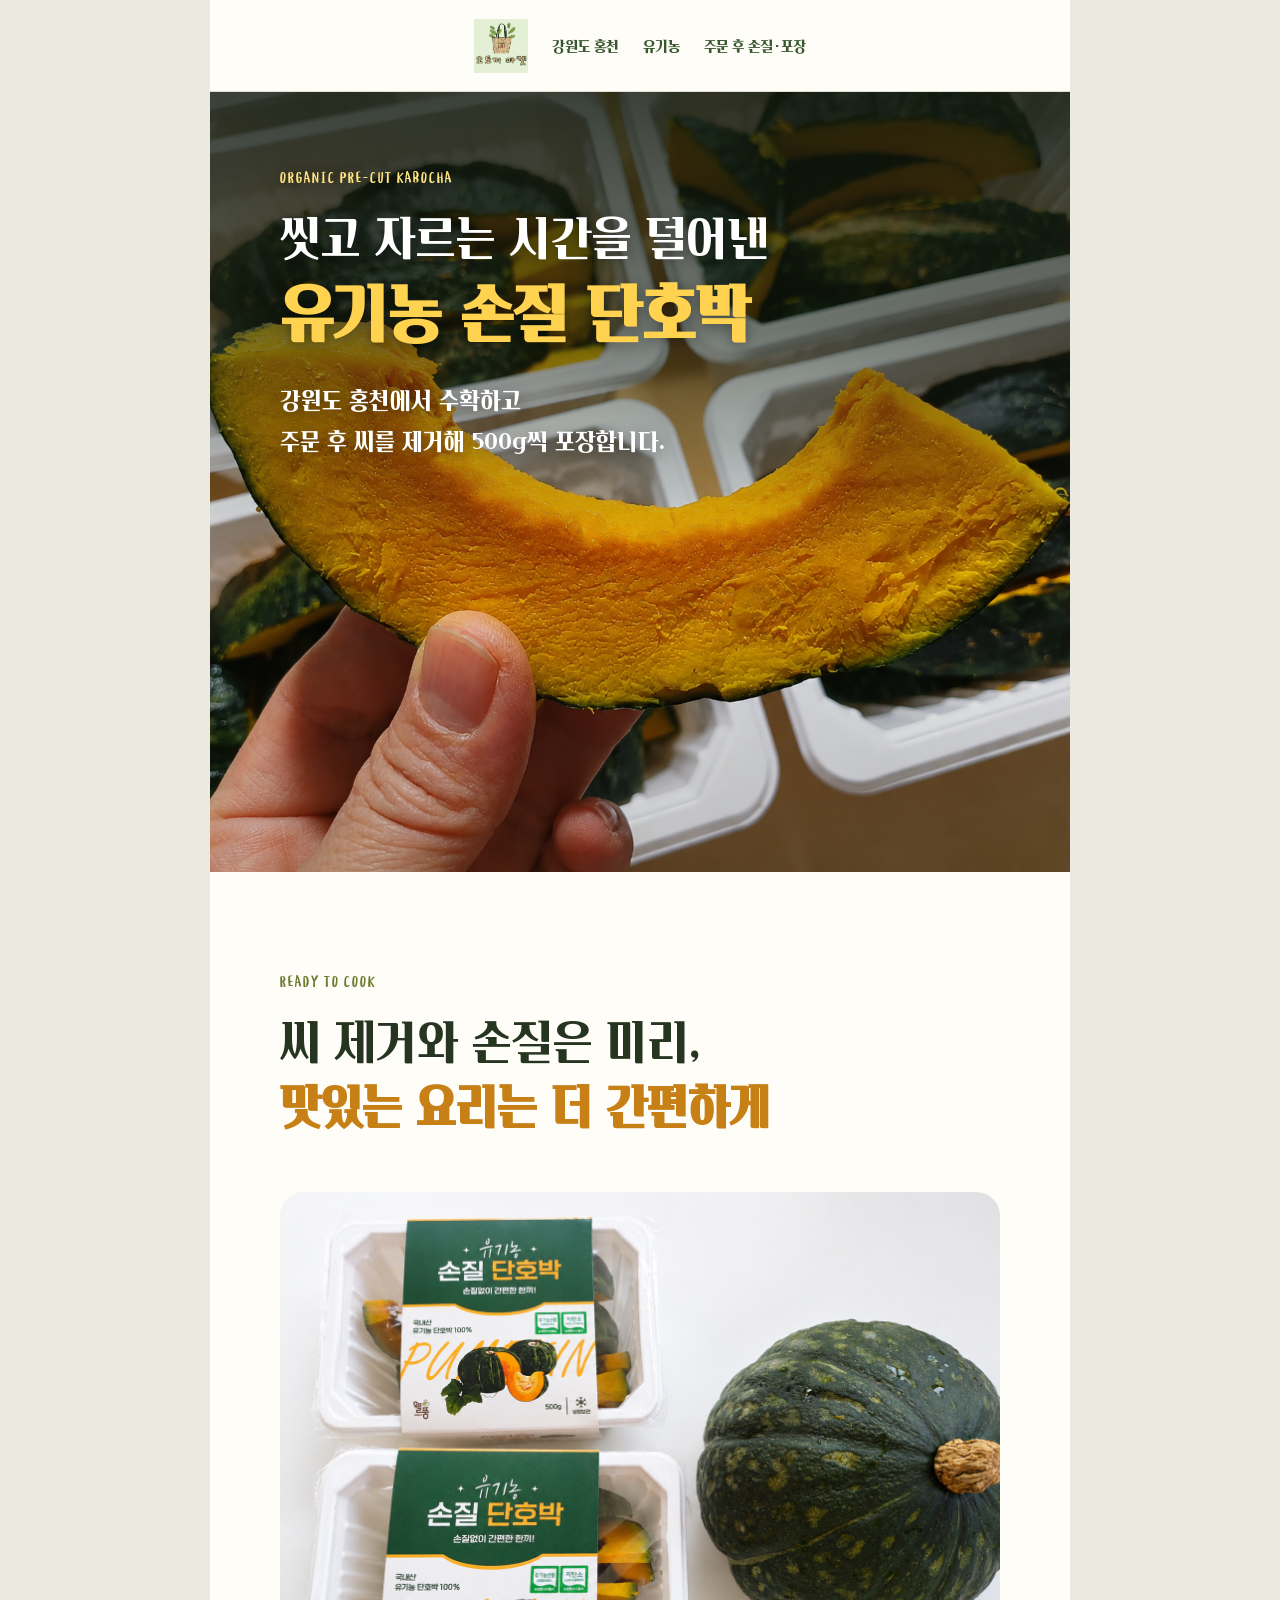
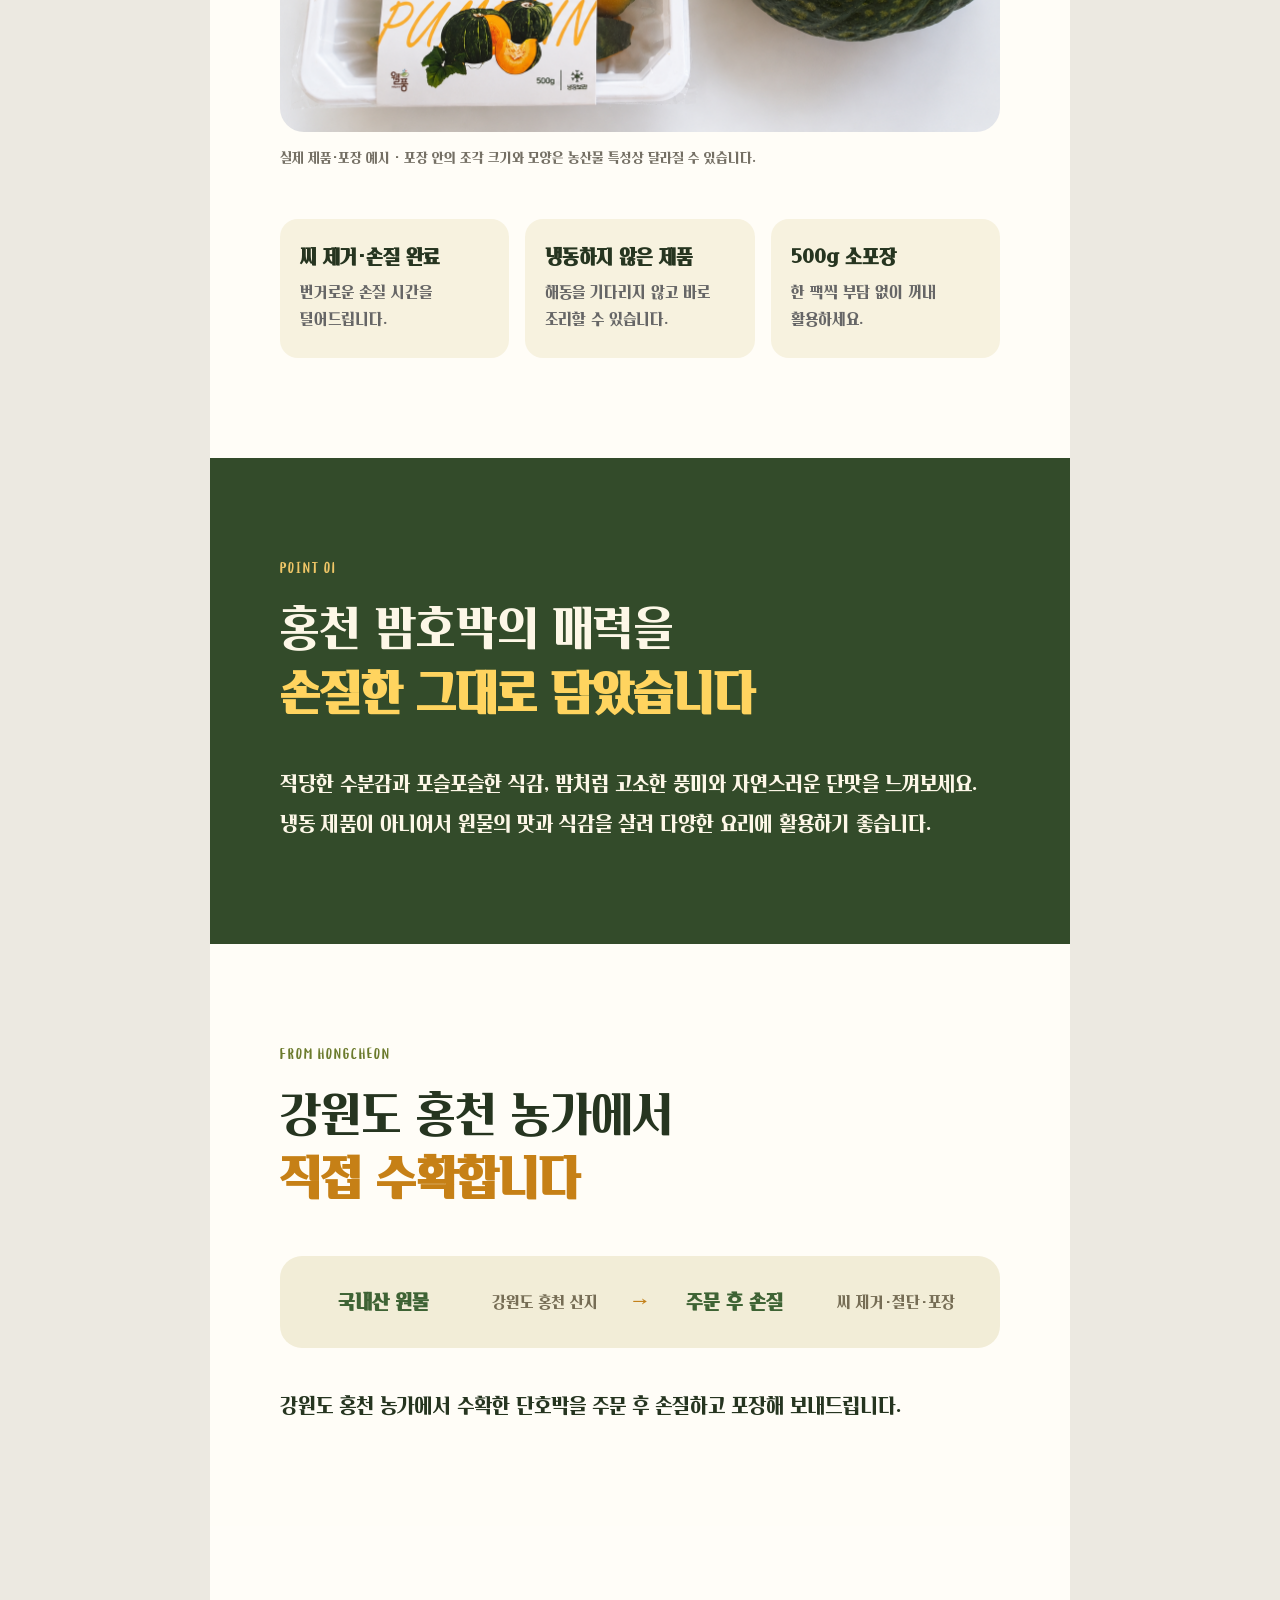
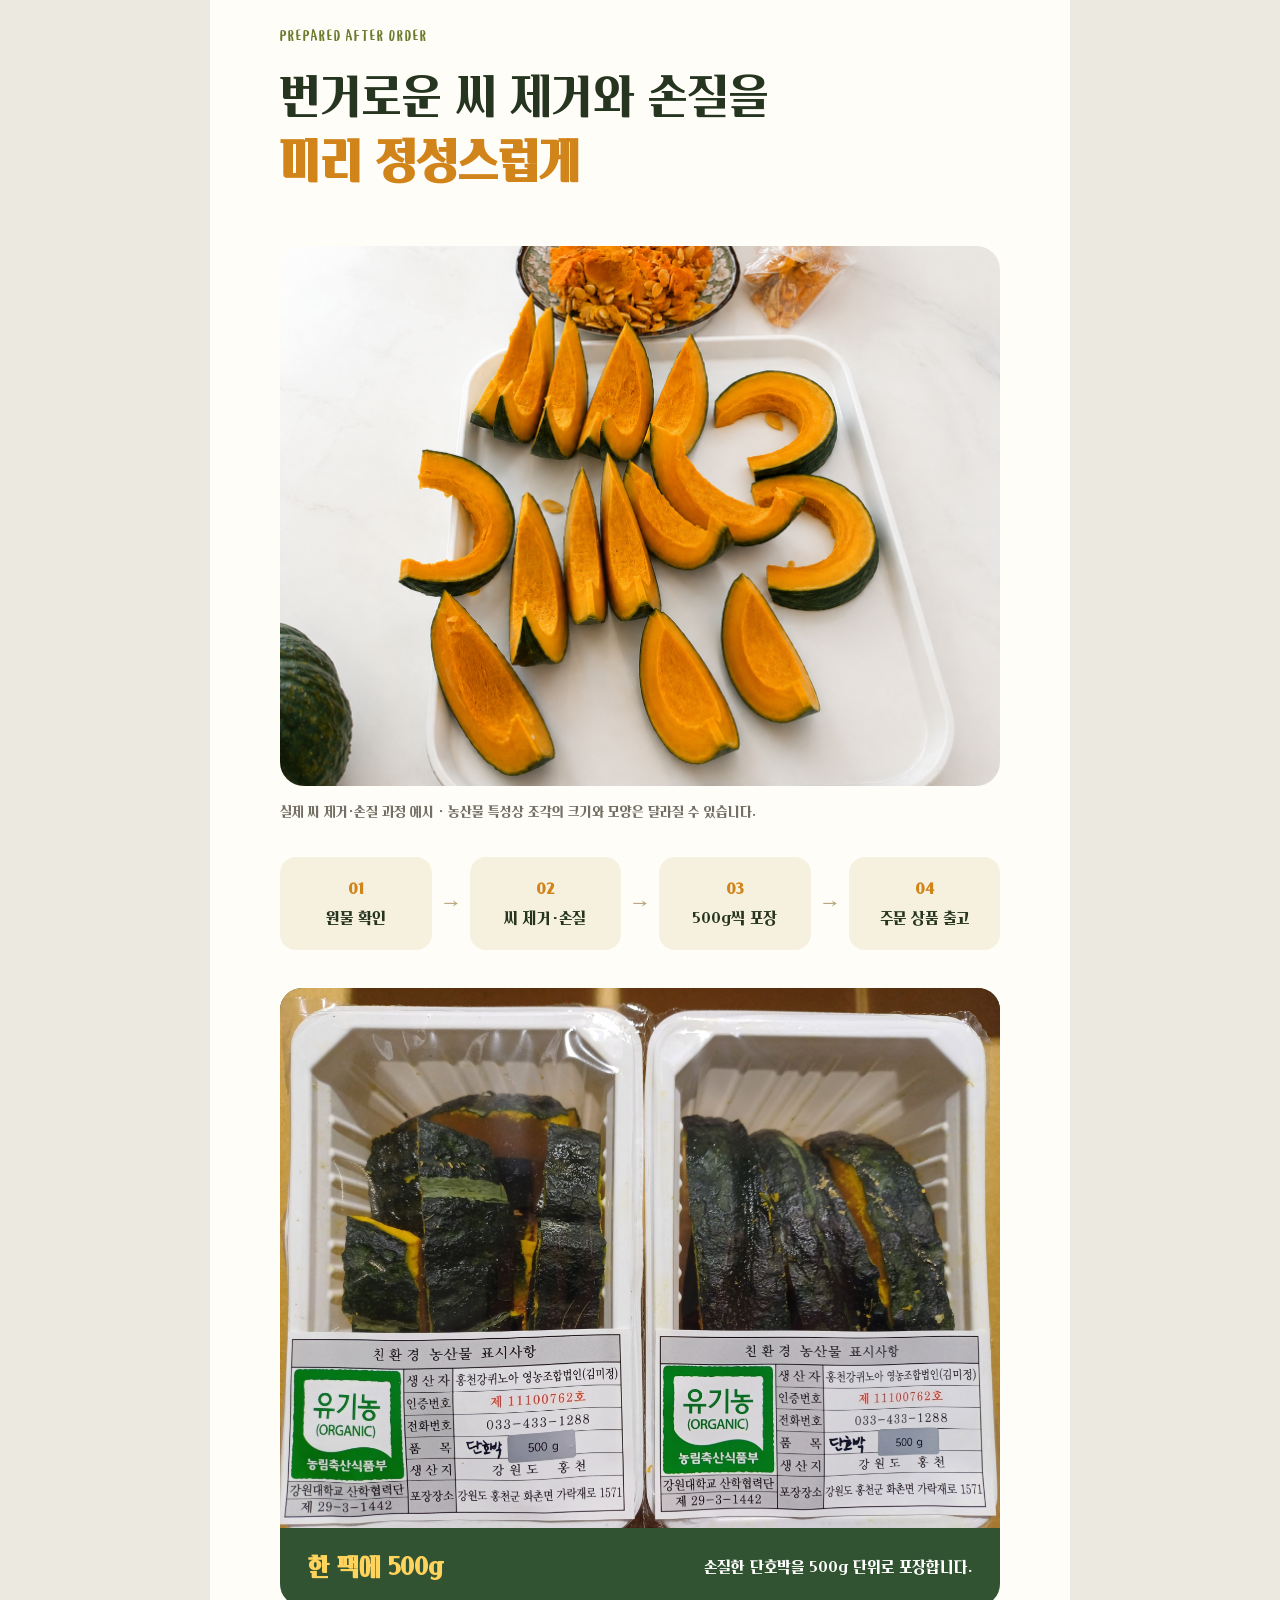
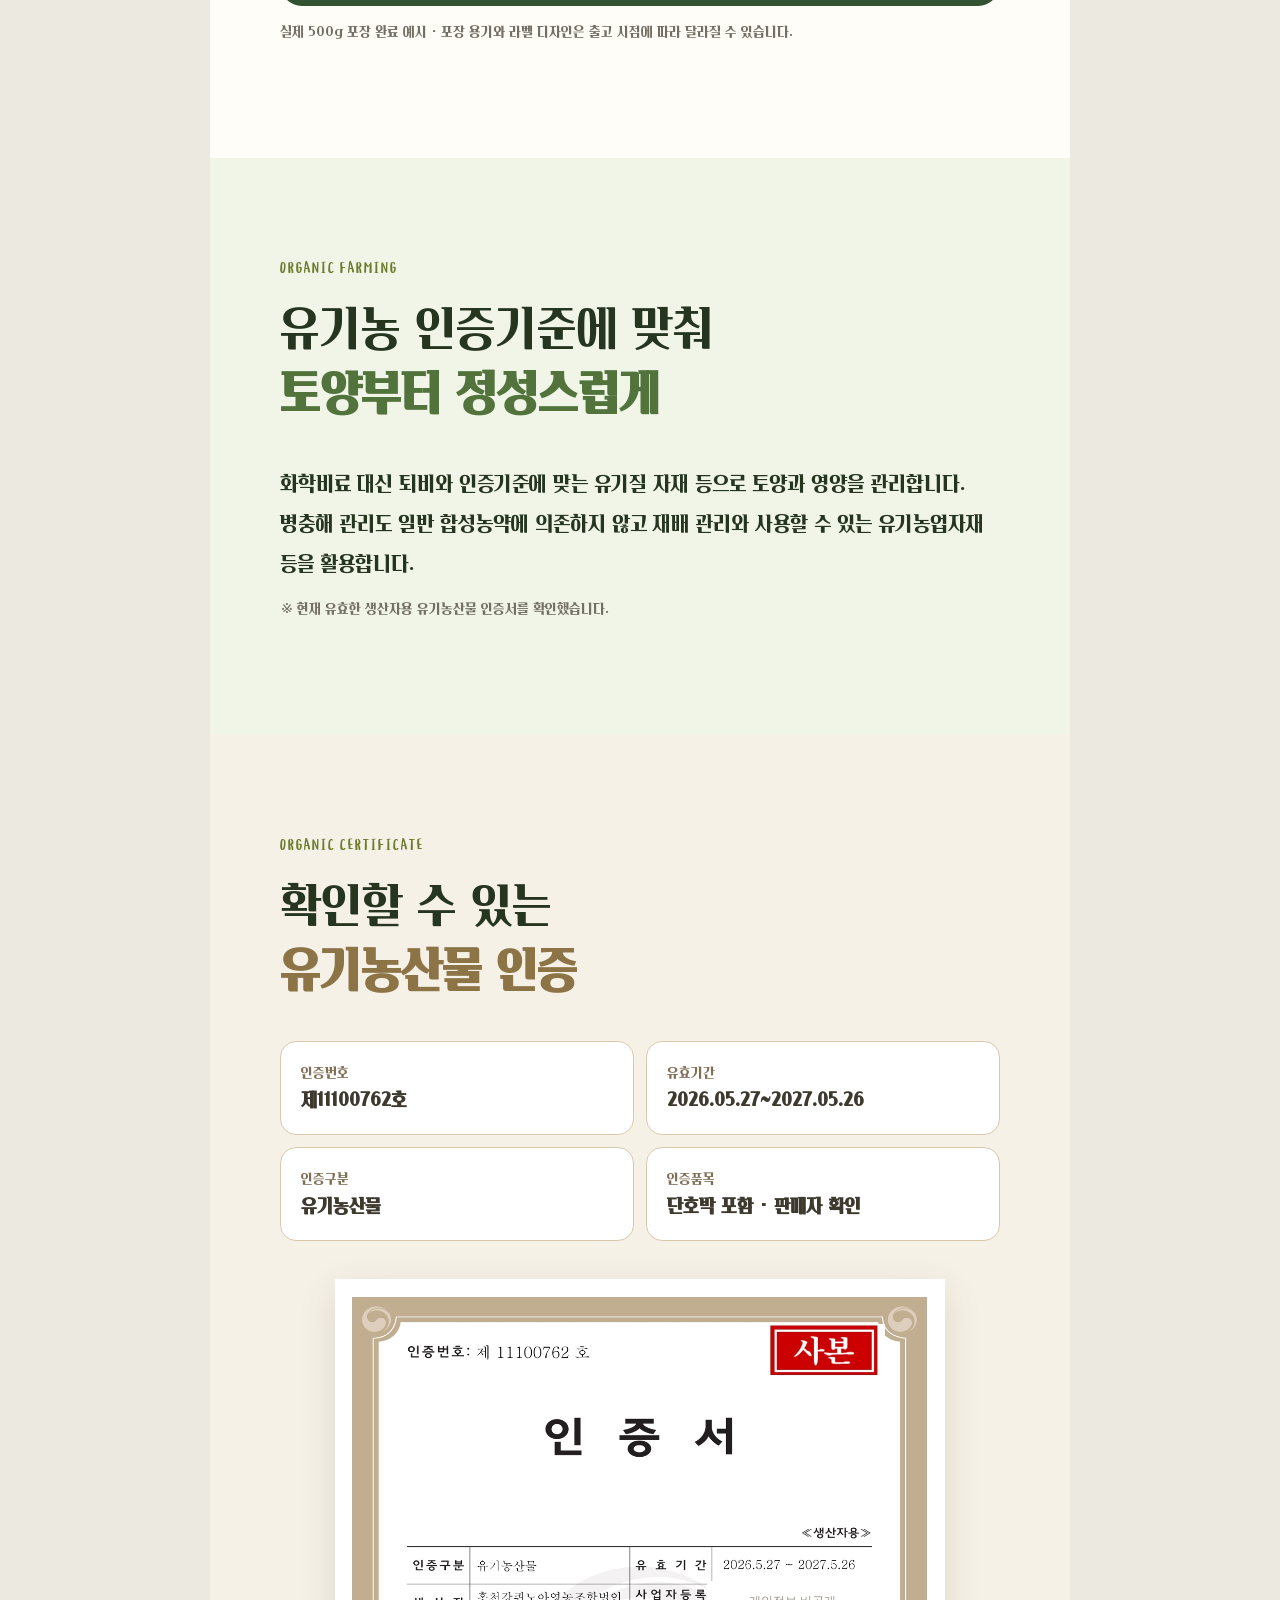
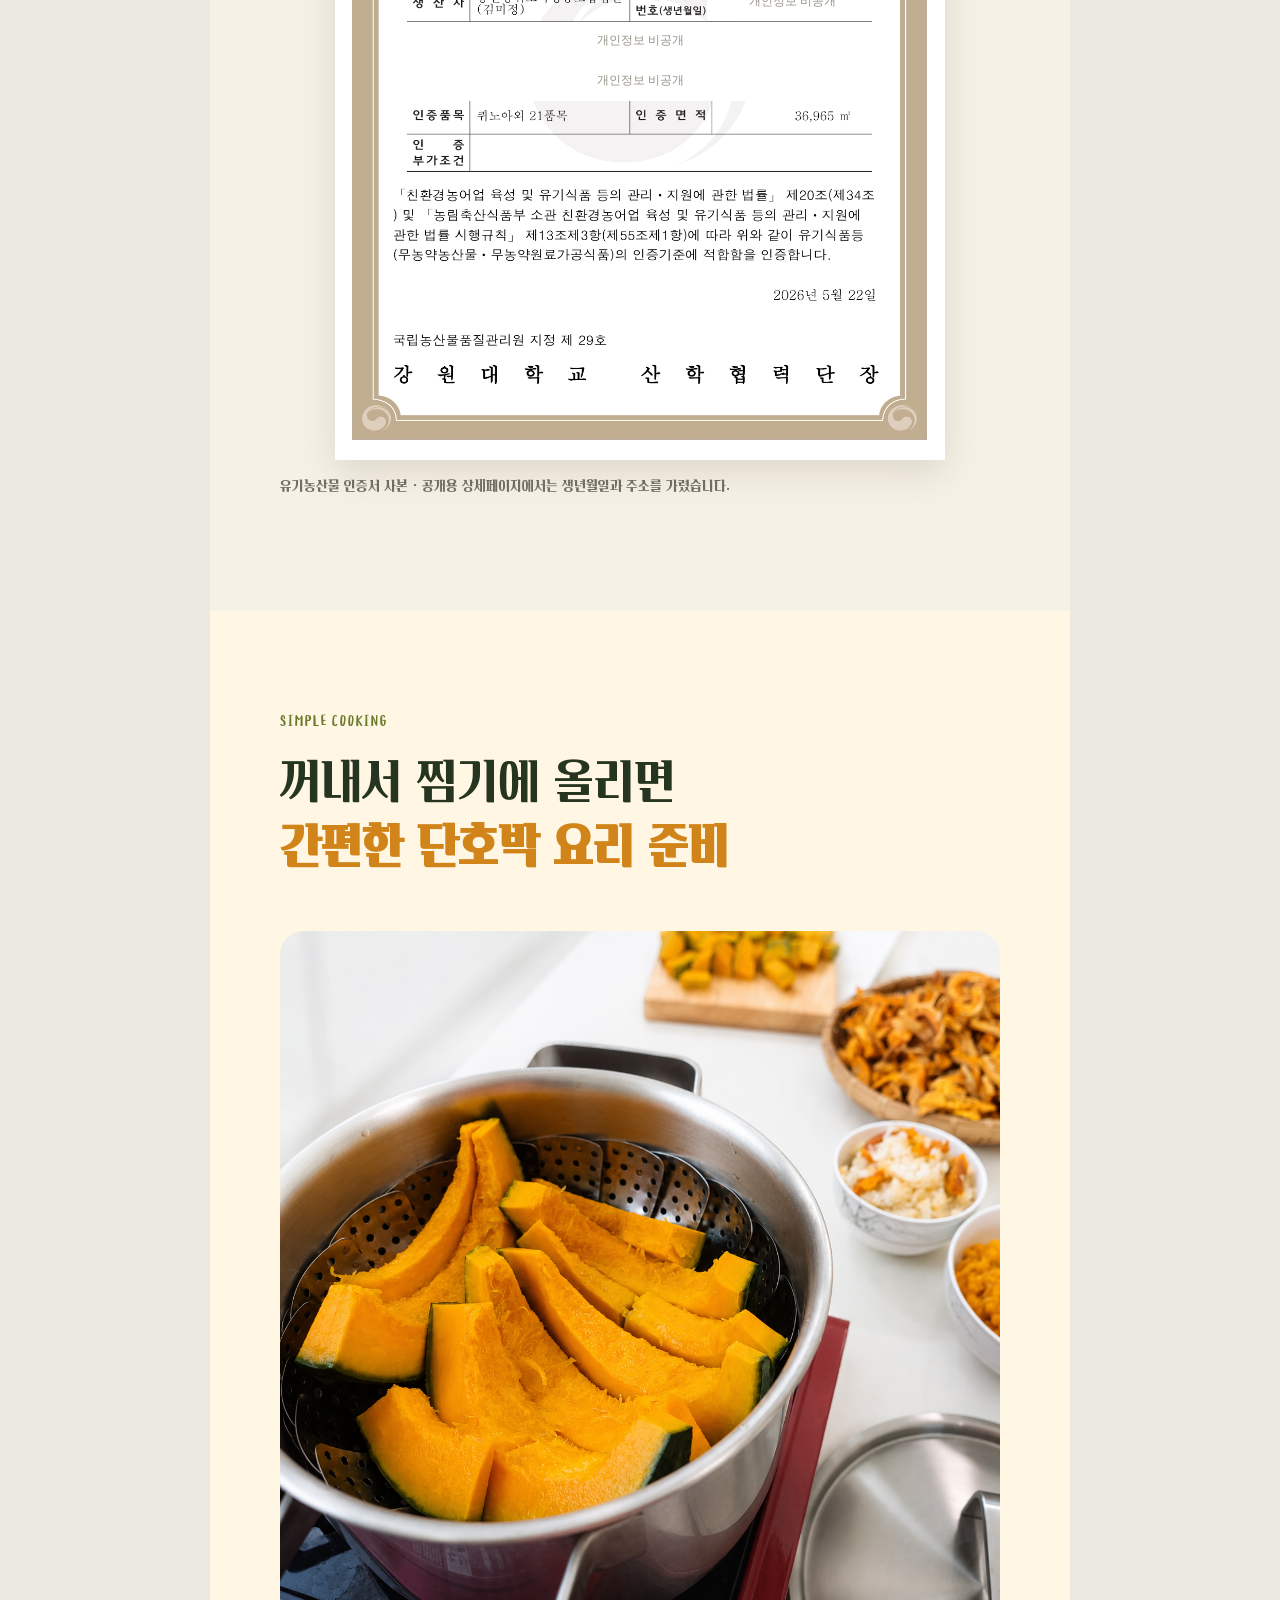
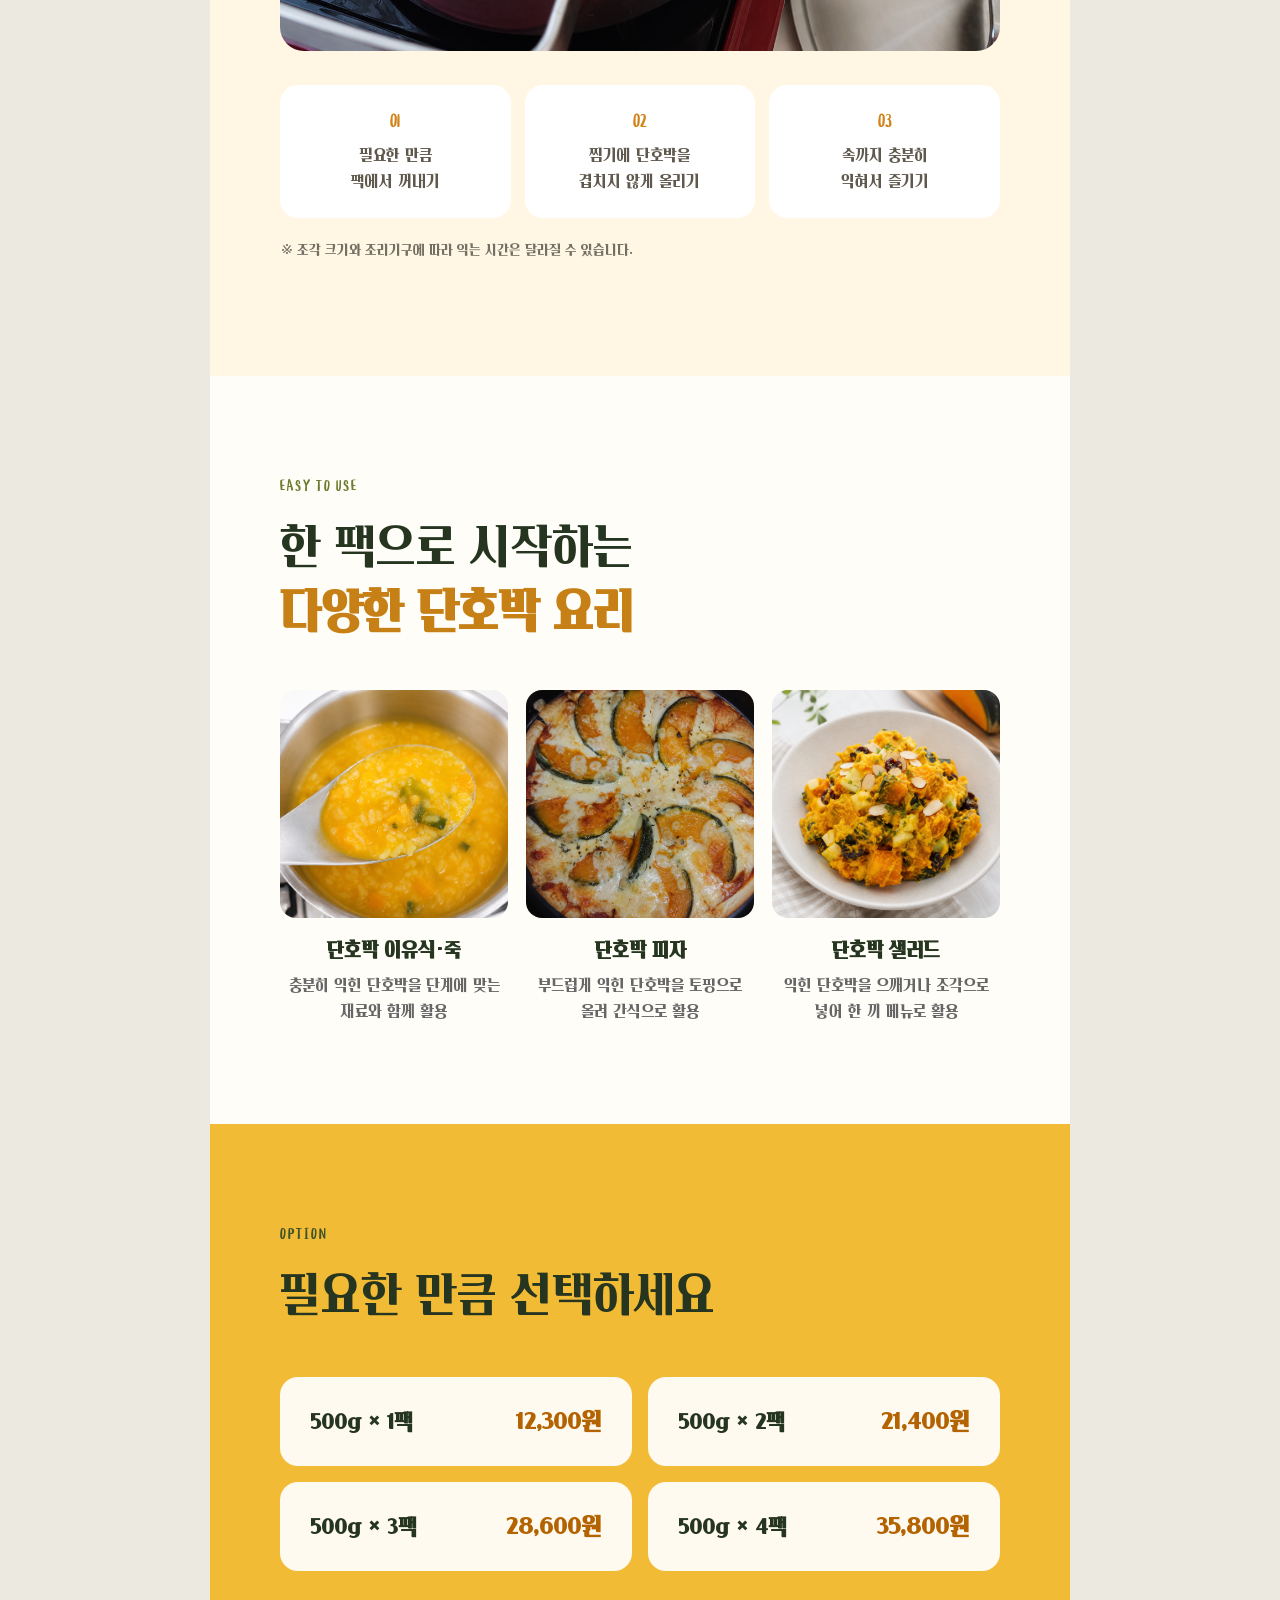
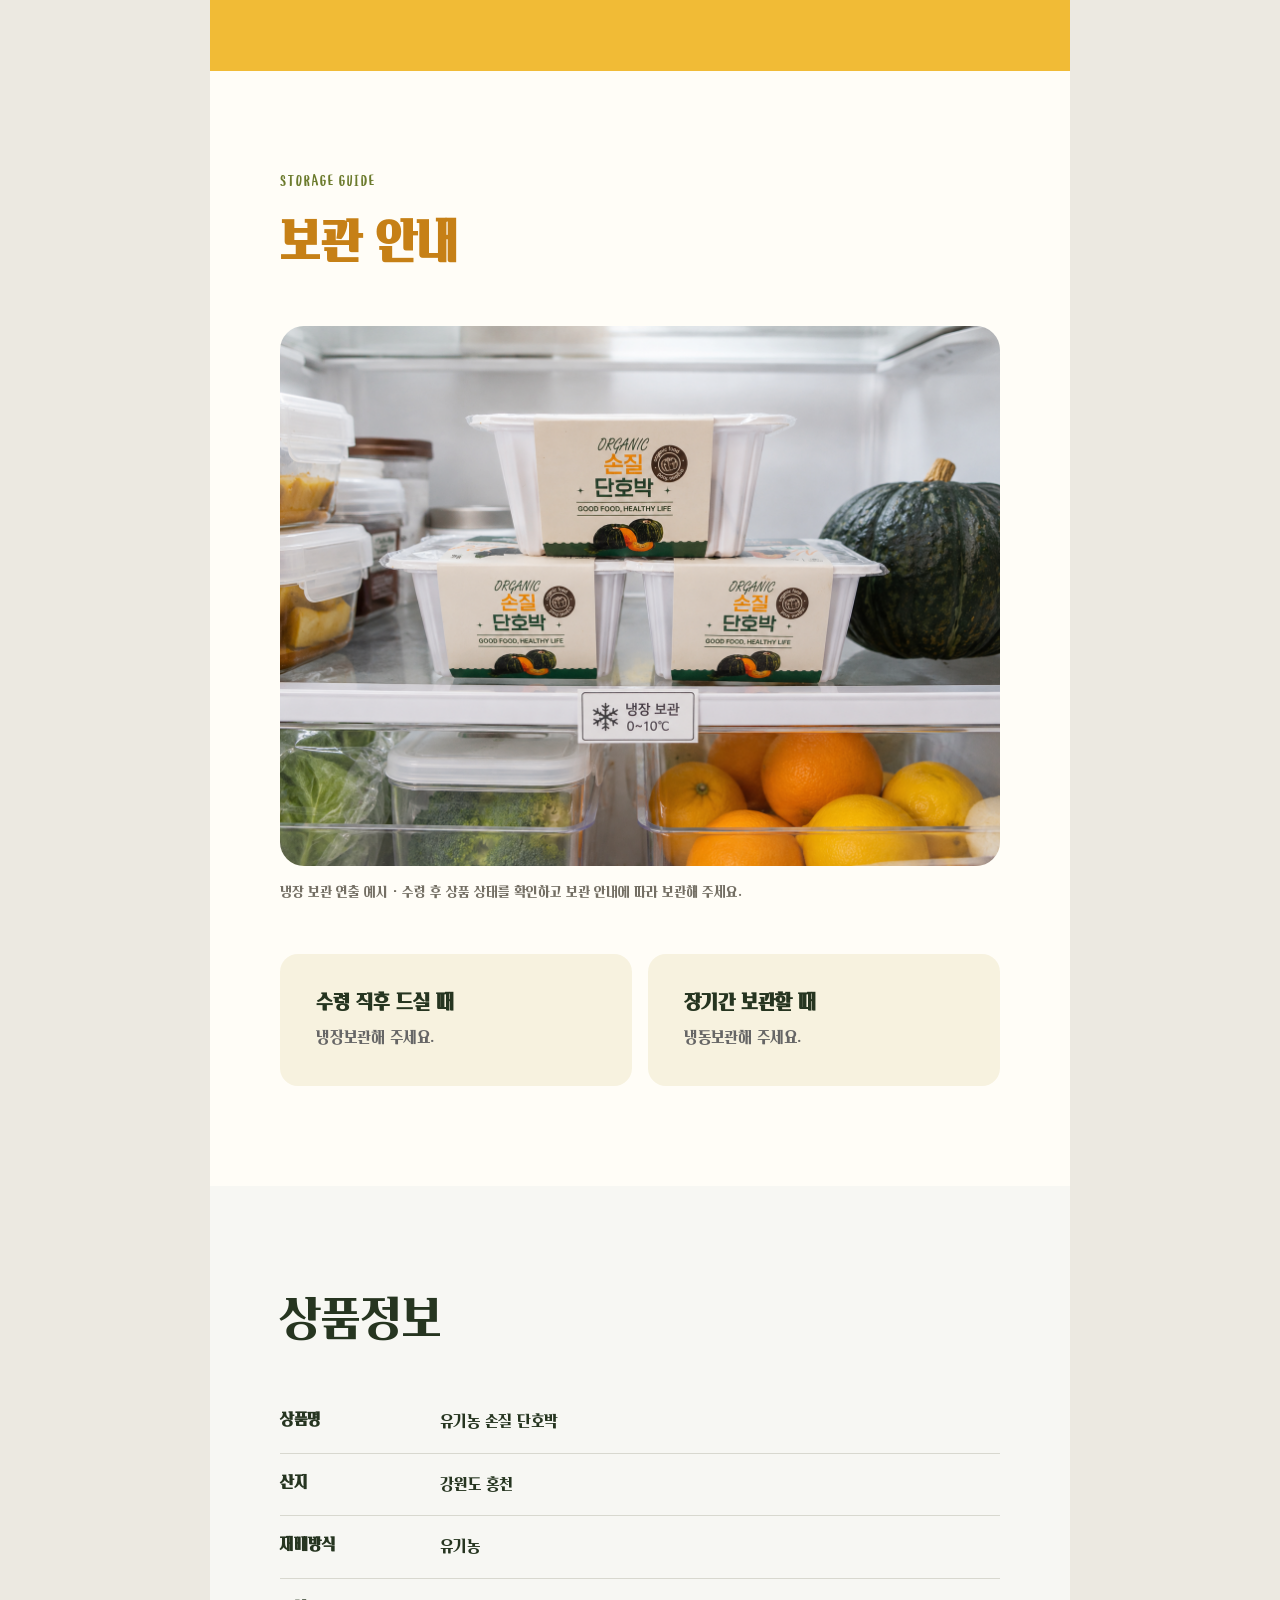
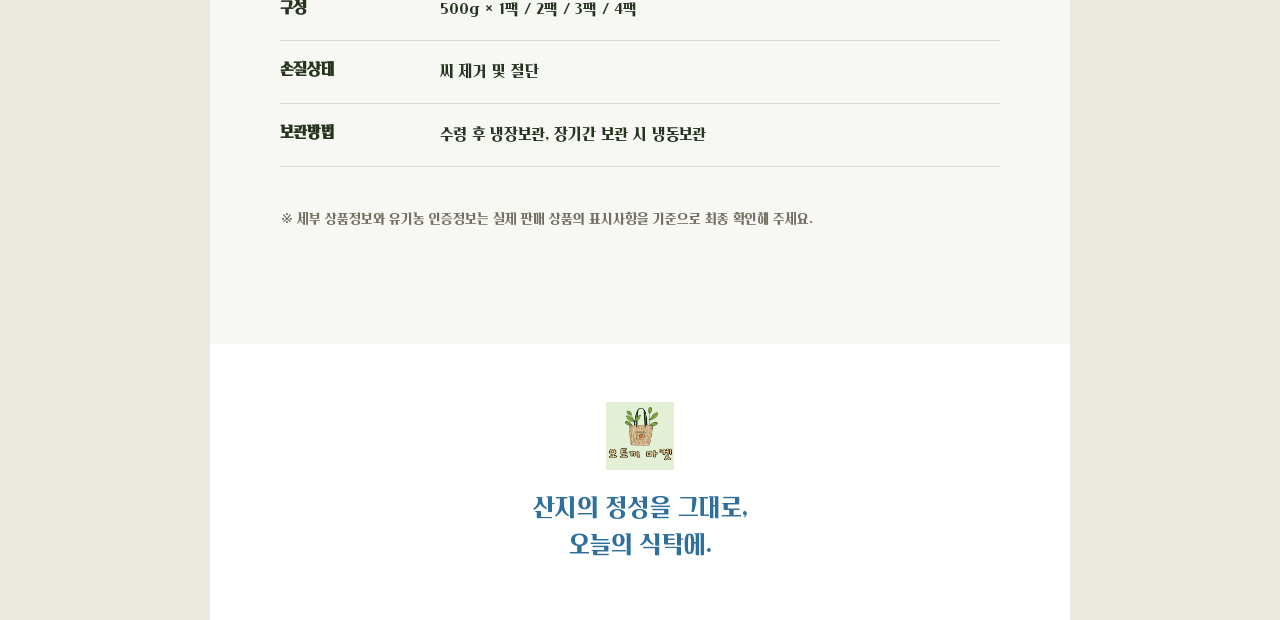
<file: output/organic-cut-pumpkin-detail/index.html>
<!doctype html>
<html lang="ko">
<head>
  <meta charset="utf-8">
  <meta name="viewport" content="width=device-width,initial-scale=1">
  <title>오토끼 유기농 손질 단호박 상세페이지</title>
  <link rel="stylesheet" href="styles.css">
  <link rel="stylesheet" href="hero.css">
</head>
<body>
<main class="page">
  <header class="topbar">
    <img src="assets/brand-logo.png" alt="오토끼 로고">
    <span>강원도 홍천</span><span>유기농</span><span>주문 후 손질·포장</span>
  </header>

  <section class="hero">
    <img class="hero-image" src="assets/hero-main.png" alt="손질한 단호박과 500g 포장 제품">
    <div class="hero-copy">
      <p class="eyebrow">ORGANIC PRE-CUT KABOCHA</p>
      <h1>씻고 자르는<br class="mobile-only"> 시간을 덜어낸<br><strong>유기농 손질<br class="mobile-only"> 단호박</strong></h1>
      <p>강원도 홍천에서 수확하고<br>주문 후 씨를 제거해 500g씩 포장합니다.</p>
    </div>
  </section>

  <section class="section intro">
    <p class="eyebrow">READY TO COOK</p>
    <h2>씨 제거와 손질은 미리,<br><strong>맛있는 요리는<br class="mobile-only"> 더 간편하게</strong></h2>
    <img class="wide-photo" src="assets/product-package.png" alt="유기농 손질 단호박 500g 포장 제품과 원물 단호박">
    <p class="caption">실제 제품·포장 예시 · 포장 안의 조각 크기와 모양은 농산물 특성상 달라질 수 있습니다.</p>
    <div class="benefits">
      <article><b>씨 제거·손질 완료</b><span>번거로운 손질 시간을 덜어드립니다.</span></article>
      <article><b>냉동하지 않은 제품</b><span>해동을 기다리지 않고 바로 조리할 수 있습니다.</span></article>
      <article><b>500g 소포장</b><span>한 팩씩 부담 없이 꺼내 활용하세요.</span></article>
    </div>
  </section>

  <section class="section warm">
    <p class="eyebrow">POINT 01</p>
    <h2>홍천 밤호박의 매력을<br><strong>손질한 그대로<br class="mobile-only"> 담았습니다</strong></h2>
    <p class="body-copy">적당한 수분감과 포슬포슬한 식감, 밤처럼 고소한 풍미와 자연스러운 단맛을 느껴보세요. 냉동 제품이 아니어서 원물의 맛과 식감을 살려 다양한 요리에 활용하기 좋습니다.</p>
  </section>

  <section class="section origin-section">
    <p class="eyebrow">FROM HONGCHEON</p>
    <h2>강원도 홍천 농가에서<br><strong>직접 수확합니다</strong></h2>
    <div class="origin-note"><b>국내산 원물</b><span>강원도 홍천 산지</span><i>→</i><b>주문 후 손질</b><span>씨 제거·절단·포장</span></div>
    <p class="body-copy">강원도 홍천 농가에서 수확한 단호박을 주문 후 손질하고 포장해 보내드립니다.</p>
  </section>

  <section class="section process-section">
    <p class="eyebrow">PREPARED AFTER ORDER</p>
    <h2>번거로운 씨 제거와<br class="mobile-only"> 손질을<br><strong>미리 정성스럽게</strong></h2>
    <img class="wide-photo process-photo" src="assets/seed-removal-process.png" alt="단호박을 자르고 씨와 섬유질을 분리한 손질 과정">
    <p class="caption">실제 씨 제거·손질 과정 예시 · 농산물 특성상 조각의 크기와 모양은 달라질 수 있습니다.</p>
    <div class="process-flow">
      <span><b>01</b>원물 확인</span><i>→</i>
      <span><b>02</b>씨 제거·손질</span><i>→</i>
      <span><b>03</b>500g씩 포장</span><i>→</i>
      <span><b>04</b>주문 상품 출고</span>
    </div>
    <div class="packed-proof">
      <img src="assets/packed-500g.jpg" alt="친환경 농산물 표시사항과 500g 중량이 표기된 손질 단호박 두 팩">
      <div><b>한 팩에 500g</b><span>손질한 단호박을 500g 단위로 포장합니다.</span></div>
    </div>
    <p class="caption">실제 500g 포장 완료 예시 · 포장 용기와 라벨 디자인은 출고 시점에 따라 달라질 수 있습니다.</p>
  </section>

  <section class="section organic">
    <p class="eyebrow">ORGANIC FARMING</p>
    <h2>유기농 인증기준에 맞춰<br><strong>토양부터 정성스럽게</strong></h2>
    <p class="body-copy">화학비료 대신 퇴비와 인증기준에 맞는 유기질 자재 등으로 토양과 영양을 관리합니다. 병충해 관리도 일반 합성농약에 의존하지 않고 재배 관리와 사용할 수 있는 유기농업자재 등을 활용합니다.</p>
    <p class="legal-note">※ 현재 유효한 생산자용 유기농산물 인증서를 확인했습니다.</p>
  </section>

  <section class="section certificate-section">
    <p class="eyebrow">ORGANIC CERTIFICATE</p>
    <h2>확인할 수 있는<br><strong>유기농산물 인증</strong></h2>
    <div class="certificate-summary">
      <div><span>인증번호</span><b>제11100762호</b></div>
      <div><span>유효기간</span><b>2026.05.27~2027.05.26</b></div>
      <div><span>인증구분</span><b>유기농산물</b></div>
      <div><span>인증품목</span><b>단호박 포함 · 판매자 확인</b></div>
    </div>
    <div class="certificate-image-wrap">
      <img src="assets/organic-certificate-current.jpeg" alt="유효기간 2026년 5월 27일부터 2027년 5월 26일까지인 유기농산물 인증서 사본">
      <i class="cert-private cert-dob" aria-hidden="true">개인정보 비공개</i>
      <i class="cert-private cert-address" aria-hidden="true">개인정보 비공개</i>
      <i class="cert-private cert-site" aria-hidden="true">개인정보 비공개</i>
    </div>
    <p class="caption">유기농산물 인증서 사본 · 공개용 상세페이지에서는 생년월일과 주소를 가렸습니다.</p>
  </section>

  <section class="section cooking-section">
    <p class="eyebrow">SIMPLE COOKING</p>
    <h2>꺼내서 찜기에 올리면<br><strong>간편한 단호박 요리 준비</strong></h2>
    <img class="wide-photo cooking-photo" src="assets/steamer-cooking.png" alt="손질 단호박을 찜기에 올려 조리하는 모습">
    <div class="cook-steps">
      <article><b>01</b><span>필요한 만큼<br>팩에서 꺼내기</span></article>
      <article><b>02</b><span>찜기에 단호박을<br>겹치지 않게 올리기</span></article>
      <article><b>03</b><span>속까지 충분히<br>익혀서 즐기기</span></article>
    </div>
    <p class="legal-note">※ 조각 크기와 조리기구에 따라 익는 시간은 달라질 수 있습니다.</p>
  </section>

  <section class="section use-section">
    <p class="eyebrow">EASY TO USE</p>
    <h2>한 팩으로 시작하는<br><strong>다양한 단호박 요리</strong></h2>
    <div class="use-grid">
      <article><img class="use-photo" src="assets/pumpkin-porridge.png" alt="단호박을 활용해 조리한 이유식 또는 죽 예시"><b>단호박 이유식·죽</b><span>충분히 익힌 단호박을 단계에 맞는 재료와 함께 활용</span></article>
      <article><img class="use-photo pizza-photo" src="assets/pumpkin-pizza.png" alt="단호박 조각과 치즈를 올려 구운 단호박 피자"><b>단호박 피자</b><span>부드럽게 익힌 단호박을 토핑으로 올려 간식으로 활용</span></article>
      <article><img class="use-photo" src="assets/pumpkin-salad.png" alt="단호박 조각과 견과류를 곁들인 단호박 샐러드"><b>단호박 샐러드</b><span>익힌 단호박을 으깨거나 조각으로 넣어 한 끼 메뉴로 활용</span></article>
    </div>
  </section>

  <section class="options">
    <p class="eyebrow">OPTION</p>
    <h2>필요한 만큼 선택하세요</h2>
    <div class="option-grid">
      <article><b>500g × 1팩</b><strong>12,300원</strong></article>
      <article><b>500g × 2팩</b><strong>21,400원</strong></article>
      <article><b>500g × 3팩</b><strong>28,600원</strong></article>
      <article><b>500g × 4팩</b><strong>35,800원</strong></article>
    </div>
  </section>

  <section class="section storage">
    <p class="eyebrow">STORAGE GUIDE</p>
    <h2><strong>보관 안내</strong></h2>
    <img class="wide-photo storage-photo" src="assets/refrigerated-storage.png" alt="밀봉된 손질 단호박을 냉장고에 보관한 모습">
    <p class="caption">냉장 보관 연출 예시 · 수령 후 상품 상태를 확인하고 보관 안내에 따라 보관해 주세요.</p>
    <div class="storage-grid">
      <article><b>수령 직후 드실 때</b><span>냉장보관해 주세요.</span></article>
      <article><b>장기간 보관할 때</b><span>냉동보관해 주세요.</span></article>
    </div>
  </section>

  <section class="info">
    <h2>상품정보</h2>
    <dl>
      <div><dt>상품명</dt><dd>유기농 손질 단호박</dd></div>
      <div><dt>산지</dt><dd>강원도 홍천</dd></div>
      <div><dt>재배방식</dt><dd>유기농</dd></div>
      <div><dt>구성</dt><dd>500g × 1팩 / 2팩 / 3팩 / 4팩</dd></div>
      <div><dt>손질상태</dt><dd>씨 제거 및 절단</dd></div>
      <div><dt>보관방법</dt><dd>수령 후 냉장보관, 장기간 보관 시 냉동보관</dd></div>
    </dl>
    <p class="legal-note">※ 세부 상품정보와 유기농 인증정보는 실제 판매 상품의 표시사항을 기준으로 최종 확인해 주세요.</p>
  </section>

  <footer>
    <img src="assets/brand-logo.png" alt="오토끼 로고">
    <p>산지의 정성을 그대로,<br>오늘의 식탁에.</p>
  </footer>
</main>
</body>
</html>
</file>
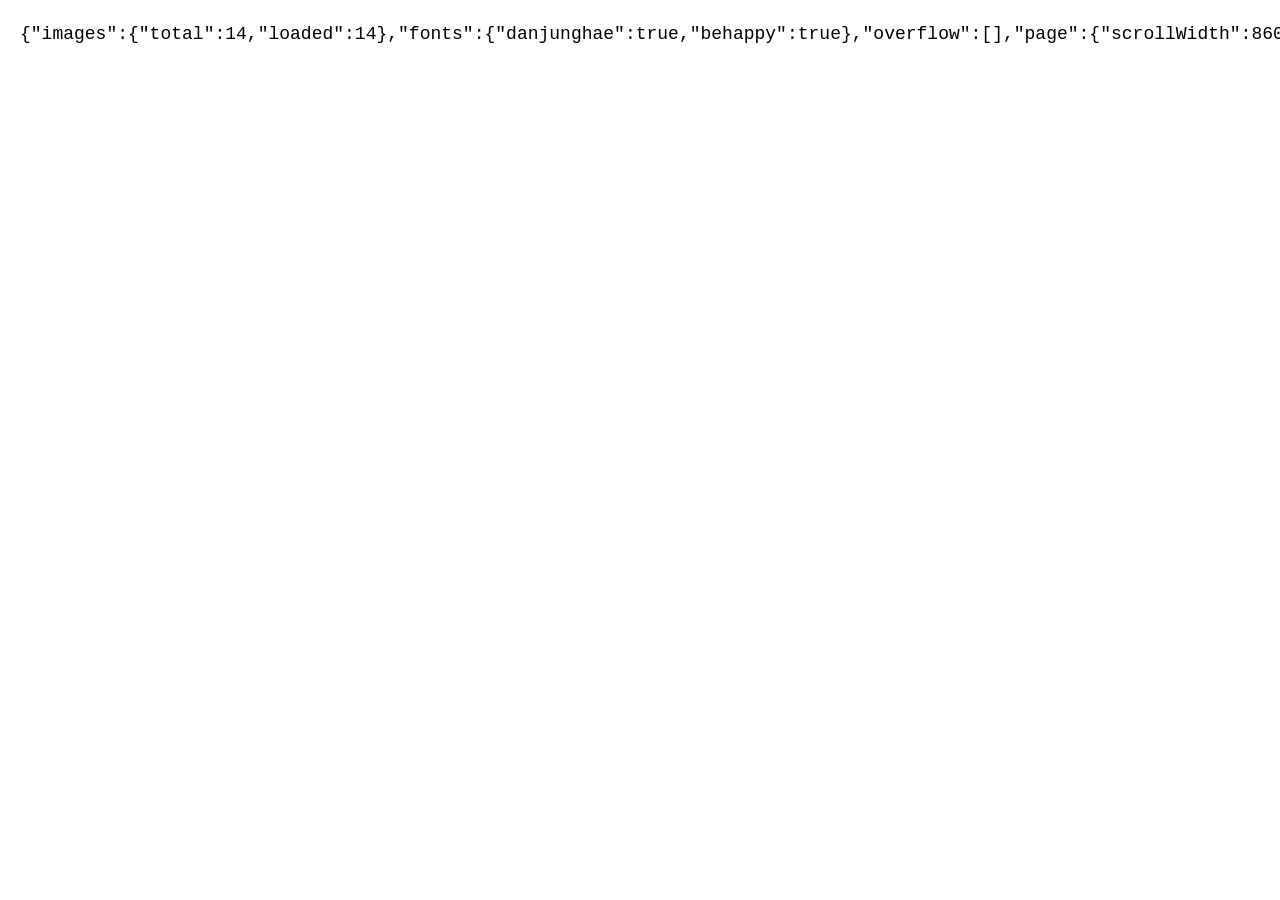
<file: output/night-pumpkin-detail/qa-check.html>
<!doctype html>
<meta charset="utf-8">
<style>body{margin:20px;font:18px/1.6 Consolas,monospace;white-space:pre-wrap}iframe{position:absolute;left:-10000px;top:0}</style>
<pre id="result">waiting</pre>
<iframe id="page" src="index.html" style="width:860px;height:20000px;border:0"></iframe>
<script>
const frame = document.getElementById('page');
frame.addEventListener('load', async () => {
  const doc = frame.contentDocument;
  await doc.fonts.ready;
  const images = [...doc.images];
  const candidates = [...doc.querySelectorAll('h1,h2,h3,p,span,b,small,dt,dd,li,summary,td,th')];
  const overflow = candidates.filter(el => el.scrollWidth > el.clientWidth + 1).map(el => ({tag: el.tagName, text: el.textContent.trim().slice(0,80), scrollWidth: el.scrollWidth, clientWidth: el.clientWidth}));
  document.getElementById('result').textContent = JSON.stringify({
    images: {total: images.length, loaded: images.filter(img => img.complete && img.naturalWidth > 0).length},
    fonts: {
      danjunghae: doc.fonts.check('16px Cafe24Danjunghae'),
      behappy: doc.fonts.check('16px Cafe24Behappy')
    },
    overflow,
    page: {scrollWidth: doc.documentElement.scrollWidth, clientWidth: doc.documentElement.clientWidth, scrollHeight: doc.documentElement.scrollHeight}
  });
});
</script>
</file>
<file: 쌀이랑_라이스칩_상세페이지/styles.css>
@font-face{font-family:Danjunghae;src:url('assets/fonts/Cafe24Danjunghae.woff2') format('woff2');font-display:swap}
@font-face{font-family:Behappy;src:url('assets/fonts/Cafe24Behappy.ttf') format('truetype');font-display:swap}
:root{--rice:#f4e9d2;--toast:#d8af73;--sage:#a8b58d;--brown:#5a3e2b;--deep:#3d281d;--white:#fffdf8;--blue:#66a2d4;--blue-dark:#2e6f9e;--line:#dfd2bc;--muted:#826f60}
*{box-sizing:border-box}
html,body{margin:0;background:#ece8e1;color:var(--brown);font-family:Pretendard,"Malgun Gothic","Apple SD Gothic Neo",sans-serif;word-break:keep-all}
body{display:flex;justify-content:center}
.page{width:100%;max-width:860px;background:var(--white);overflow:hidden;box-shadow:0 0 35px rgba(61,40,29,.09)}
.draft-ribbon{padding:12px 24px;background:#3d281d;color:#fff;text-align:center;font-size:13px;letter-spacing:.02em}
.brand-bar{height:90px;padding:14px 44px;display:grid;grid-template-columns:55px 1fr auto;align-items:center;gap:16px;background:#fff}
.brand-logo{width:52px;height:52px;border-radius:50%}.brand-bar p{font-size:13px;letter-spacing:.16em;font-weight:700}.brand-bar span{font-size:13px;color:var(--muted)}
section{position:relative;padding:104px 72px}.section-strong{background:var(--brown);color:#fff}.section-calm{background:#f8f1e4}
.hero{padding:88px 0 0;background:linear-gradient(180deg,#f8f0df 0%,#fffaf0 55%,#fff 100%);color:var(--brown);text-align:center}
.hero-copy{padding:0 70px 54px}.eyebrow{margin:0 0 18px;font-size:14px;font-weight:800;letter-spacing:.15em;color:#92734d}.eyebrow.light{color:#ead8b9}
h1,h2,h3,.product-name{font-family:Danjunghae,"Malgun Gothic",sans-serif;font-weight:400}
h1{margin:0;font-size:68px;line-height:1.15;letter-spacing:-.04em}.product-name{margin:24px 0 18px;font-size:33px;color:#9b6d32}.hero-body{margin:0;font-size:21px;line-height:1.75}.hero-visual{margin:0;position:relative}.hero-visual img{display:block;width:100%;height:auto}.hero-visual figcaption{position:absolute;right:18px;bottom:18px;padding:8px 12px;border-radius:999px;background:rgba(61,40,29,.82);color:#fff;font-size:12px}
.section-heading{text-align:center;max-width:690px;margin:0 auto 52px}.section-heading.compact{margin-bottom:44px}.section-heading.left{text-align:left;margin-left:0}.section-heading h2{margin:0 0 25px;font-size:49px;line-height:1.28;letter-spacing:-.045em}.section-heading>p:last-child{margin:0;font-size:19px;line-height:1.75}.point-label{display:inline-block;margin:0 0 14px!important;padding:7px 13px;border-radius:999px;background:var(--brown);color:#fff;font-size:12px!important;font-weight:800;letter-spacing:.08em}.point-label.light{background:#fff;color:var(--brown)}
.quick-value{padding-top:92px}.three-points{display:grid;grid-template-columns:repeat(3,1fr);gap:16px}.three-points article{min-height:150px;padding:24px 14px;border:1px solid var(--line);border-radius:26px;background:#fff;text-align:center}.three-points span{display:block;margin-bottom:17px;color:#a88455;font-size:12px;font-weight:800}.three-points strong{font-size:20px;line-height:1.45}.verification-note{margin:28px 0 0;text-align:center;color:var(--muted);font-size:13px;line-height:1.6}
.story-section{min-height:680px}.photo-slot{min-height:390px;border:2px dashed #cdbb9d;border-radius:32px;background:linear-gradient(135deg,#fffdf8,#efe0c5);display:flex;flex-direction:column;align-items:center;justify-content:center;text-align:center;padding:36px;gap:12px;color:#71543b;overflow:hidden}.slot-id{display:inline-block;padding:6px 11px;border-radius:999px;background:#fff;color:#9b6d32;font-size:12px;font-weight:800;letter-spacing:.08em}.photo-slot strong{font-family:Danjunghae,sans-serif;font-size:25px;font-weight:400}.photo-slot small{font-size:13px;color:var(--muted)}.rice-grain-slot{background-image:radial-gradient(ellipse at 20% 30%,rgba(255,255,255,.92) 0 11px,transparent 12px),radial-gradient(ellipse at 80% 70%,rgba(255,255,255,.9) 0 13px,transparent 14px),linear-gradient(135deg,#e7d2aa,#f8f0df);background-size:120px 90px,140px 110px,auto}
.baked-section{padding-bottom:0}.split-copy{display:grid;grid-template-columns:1fr 220px;align-items:center}.crisp-symbol{position:relative;width:190px;height:170px}.crisp-symbol i{position:absolute;display:block;width:112px;height:96px;background:#f3e8d5;clip-path:polygon(50% 0,100% 100%,0 100%);filter:drop-shadow(0 12px 8px rgba(0,0,0,.15))}.crisp-symbol i:nth-child(2){left:65px;top:45px;background:#ddba82}.crisp-symbol i:nth-child(3){left:10px;top:78px;background:#fff8e9}.dark-slot{margin-top:35px;border-color:rgba(255,255,255,.38);background:rgba(255,255,255,.08);color:#fff}.dark-slot small{color:#ead8b9}.mild-section{background:linear-gradient(160deg,#fffdf8,#efe2cc);text-align:center}.mild-section blockquote{margin:20px auto 0;padding:42px;max-width:620px;border-top:1px solid var(--toast);border-bottom:1px solid var(--toast);font-family:Danjunghae,sans-serif;font-size:34px;line-height:1.5;color:#7b552e}
.flavor-overview{padding-left:0;padding-right:0;padding-bottom:0}.flavor-overview .section-heading{padding:0 72px}.full-image{display:block;width:100%;height:auto}.flavor-catalog{background:#fff;padding-top:112px}.flavor-list{display:grid;gap:18px}.flavor-card{position:relative;min-height:192px;padding:28px 82px 28px 30px;border-radius:28px;display:grid;grid-template-columns:100px 1fr;gap:20px;align-items:center;overflow:hidden}.flavor-card>span{font-size:12px;font-weight:900;letter-spacing:.09em}.flavor-card h3{margin:0 0 11px;font-size:29px}.flavor-card p{margin:0;line-height:1.6;font-size:16px}.flavor-card b{position:absolute;right:20px;bottom:18px;color:rgba(61,40,29,.35);font-size:11px}.flavor-card.grain{background:#e8ddc4}.flavor-card.cheese{background:#f5dda0}.flavor-card.onion{background:#f2c9a6}.flavor-card.coffee{background:#c7a587;color:#3b261c}.flavor-card.seaweed{background:#cad2b6}
.flavor-card.flavor-card-image{display:block;min-height:0;padding:0}.flavor-card-image>img{display:block;width:100%;height:auto}.flavor-card-image .flavor-copy{padding:30px 34px 34px}.flavor-card-image .flavor-copy>span{display:block;margin-bottom:12px;font-size:12px;font-weight:900;letter-spacing:.09em}
.moments{background:#5b4433}.moment-grid{display:grid;grid-template-columns:1fr 1fr;gap:15px}.moment-grid article{padding:28px;border:1px solid rgba(255,255,255,.22);border-radius:24px;background:rgba(255,255,255,.08)}.moment-grid i{display:block;margin-bottom:16px;font-size:30px;font-style:normal}.moment-grid strong{font-size:19px}.moment-grid p{margin:8px 0 0;color:#eadfce;font-size:14px}.photo-slot.wide{min-height:320px}.moment-photo{display:block;width:100%;height:auto;margin-top:32px;border-radius:28px}
.pending-grid{display:grid;grid-template-columns:1fr 1fr;gap:16px}.pending-grid article{padding:26px;border-radius:22px;background:#fff;border:1px solid var(--line)}.pending-grid span{display:inline-block;margin-bottom:15px;padding:5px 9px;border-radius:999px;background:#eee3d1;color:#82633e;font-size:11px;font-weight:800}.pending-grid strong{display:block;margin-bottom:8px;font-size:18px}.pending-grid p{margin:0;color:var(--muted);font-size:13px;line-height:1.5}
.package-section{background:#fff}.two-slots{display:grid;grid-template-columns:1fr 1fr;gap:18px;align-items:start}.two-slots .photo-slot{min-height:0;aspect-ratio:1374/1145}.scale-photo,.shipment-photo{display:block;width:100%;height:auto;min-height:0;object-fit:contain;border-radius:26px}.package-section .verification-note{margin-top:18px}.info-section{padding-top:90px}.common-info-grid{display:grid;grid-template-columns:repeat(3,1fr);gap:10px;margin-bottom:14px}.common-info-grid div{padding:18px 16px;border-radius:16px;background:rgba(255,255,255,.62);border:1px solid var(--line)}.common-info-grid span{display:block;margin-bottom:6px;color:#8c735e;font-size:11px;font-weight:800}.common-info-grid strong{font-size:15px}.storage-line{margin:0 0 34px;padding:16px 18px;border-radius:15px;background:#e8ddc4;font-size:14px;line-height:1.6}.storage-line strong{margin-right:14px}.option-info-head,.option-info-row{display:grid;grid-template-columns:205px 130px 1fr}.option-info-head{padding:12px 16px;background:var(--brown);color:#fff;border-radius:15px 15px 0 0;font-size:12px;font-weight:800}.option-info-table{border:1px solid var(--line);border-top:0;border-radius:0 0 18px 18px;overflow:hidden}.option-info-row>div{padding:18px 16px;border-right:1px solid var(--line)}.option-info-row>div:last-child{border-right:0}.option-info-row+.option-info-row{border-top:1px solid var(--line)}.option-product span{display:block;color:#907153;font-size:10px;font-weight:900;letter-spacing:.08em}.option-product h3{margin:5px 0 4px;font-size:19px}.option-product p,.option-ingredients p{margin:0;font-size:12px;line-height:1.55}.option-report{font-size:12px;overflow-wrap:anywhere}.option-report b,.option-ingredients b{display:none}.option-ingredients small{display:block;margin-top:8px;color:#8d5a45;font-size:10px;line-height:1.5}.info-section>.verification-note{margin-top:18px}.legal-note{margin:12px 0 0;color:#77675b;font-size:11px;line-height:1.6}.notice-section{padding-top:80px;padding-bottom:88px}.notice-block{padding:30px 4px;border-top:1px solid #cfc7bc}.notice-block:last-child{border-bottom:1px solid #cfc7bc}.notice-block h3{display:flex;align-items:center;gap:10px;margin:0 0 14px;font-size:25px}.notice-block h3 span{font-size:26px}.notice-block p,.notice-block ol{margin:0;color:#645d58;font-size:14px;line-height:1.75}.notice-block ol{padding-left:24px}.notice-block li+li{margin-top:8px}.notice-block em{color:#e35c32;font-style:normal;font-weight:900}.customer-center p{display:flex;align-items:center;gap:18px;flex-wrap:wrap}.customer-center p strong{font-size:22px;color:var(--brown)}.customer-center p span{padding-left:18px;border-left:1px solid #cfc7bc}.customer-center small{display:block;margin-top:7px;color:#756d66;font-size:13px;line-height:1.6}
.brand-closing{padding:110px 30px;text-align:center;background:#fff}.brand-closing img{width:76px;height:76px;border-radius:50%}.brand-closing p{margin:25px 0 14px;font-family:Behappy,Danjunghae,sans-serif;font-size:31px;line-height:1.45;color:var(--blue-dark)}.brand-closing strong{display:block;margin-bottom:16px;color:var(--brown);font-size:16px}.brand-closing small{font-size:11px;font-weight:800;letter-spacing:.2em;color:#7692a7}
@media(max-width:600px){.draft-ribbon{font-size:10px;padding:9px 12px}.brand-bar{height:66px;padding:8px 18px;grid-template-columns:40px 1fr}.brand-logo{width:38px;height:38px}.brand-bar p{font-size:10px}.brand-bar span{display:none}section{padding:68px 24px}.hero{padding-top:58px}.hero-copy{padding:0 24px 35px}h1{font-size:40px}.product-name{font-size:23px}.hero-body{font-size:15px;line-height:1.7}.hero-visual figcaption{font-size:9px;right:8px;bottom:8px}.section-heading{margin-bottom:35px}.section-heading h2{font-size:33px}.section-heading>p:last-child{font-size:15px}.eyebrow{font-size:11px}.three-points{gap:8px}.three-points article{min-height:112px;padding:17px 7px;border-radius:18px}.three-points span{margin-bottom:10px}.three-points strong{font-size:14px}.verification-note{font-size:11px}.story-section{min-height:auto}.photo-slot{min-height:260px;border-radius:22px;padding:22px}.photo-slot strong{font-size:18px}.split-copy{grid-template-columns:1fr}.crisp-symbol{margin:0 auto 22px;transform:scale(.78)}.baked-section{padding-bottom:0}.mild-section blockquote{padding:30px 6px;font-size:24px}.flavor-overview .section-heading{padding:0 24px}.flavor-catalog{padding-top:75px}.flavor-card{min-height:156px;padding:22px 48px 22px 20px;grid-template-columns:1fr}.flavor-card>span{margin-bottom:-10px}.flavor-card h3{font-size:23px}.flavor-card p{font-size:13px}.moment-grid,.pending-grid,.two-slots{grid-template-columns:1fr}.moment-grid article{padding:22px}.scale-photo{height:auto;min-height:0}.two-slots .photo-slot{min-height:250px;aspect-ratio:auto}.info-table div{grid-template-columns:1fr}.info-table dt{padding-bottom:5px}.info-table dd{padding-top:4px}.brand-closing{padding:80px 20px}.brand-closing p{font-size:25px}}
@media(max-width:600px){.flavor-card-image .flavor-copy{padding:22px 22px 25px}.flavor-card-image .flavor-copy>span{margin-bottom:10px}}
@media(max-width:600px){.common-info-grid{grid-template-columns:1fr 1fr}.option-info-head{display:none}.option-info-table{border-top:1px solid var(--line);border-radius:18px}.option-info-row{grid-template-columns:1fr}.option-info-row>div{padding:14px 16px;border-right:0}.option-info-row>div+div{border-top:1px dashed var(--line)}.option-report b,.option-ingredients b{display:block;margin-bottom:5px;color:#8c735e;font-size:10px}.storage-line strong{display:block;margin:0 0 4px}}
@media(max-width:600px){.notice-block{padding:24px 0}.notice-block h3{font-size:21px}.notice-block p,.notice-block ol{font-size:13px}.customer-center p{align-items:flex-start;gap:8px}.customer-center p strong{width:100%;font-size:20px}.customer-center p span{padding-left:0;border-left:0}}
.photo-feature{padding:0;min-height:0}.photo-feature>img{display:block;width:100%;height:auto}.image-copy{position:absolute;z-index:1;right:5%;top:50%;width:42%;transform:translateY(-50%);text-align:left}.image-copy .eyebrow{margin-bottom:14px}.image-copy h2{margin:0 0 20px;font-family:Danjunghae,sans-serif;font-size:42px;font-weight:400;line-height:1.28;letter-spacing:-.04em}.image-copy>p:last-child{margin:0;font-size:16px;line-height:1.7}
.crisp-photo{margin:38px -72px 0}.crisp-photo img{display:block;width:100%;height:auto}
@media(max-width:600px){.photo-feature{padding:0;min-height:292px}.photo-feature>img{width:100%;height:100%;min-height:292px;object-fit:cover;object-position:center}.image-copy{right:3%;width:47%}.image-copy .point-label{margin-bottom:7px!important;padding:4px 8px;font-size:8px!important}.image-copy .eyebrow{margin-bottom:7px;font-size:8px}.image-copy h2{margin-bottom:10px;font-size:22px;line-height:1.22}.image-copy>p:last-child{font-size:10px;line-height:1.45}}
@media(max-width:600px){.crisp-photo{margin:30px -24px 0}}
</file>
<file: 오미인더치_오미자콜드브루_상세페이지/styles.css>
@font-face{font-family:Danjunghae;src:url('assets/fonts/Cafe24Danjunghae.woff2') format('woff2');font-display:swap}
@font-face{font-family:Behappy;src:url('assets/fonts/Cafe24Behappy.ttf') format('truetype');font-display:swap}
:root{--ruby:#8e1838;--coral:#d94656;--ink:#271f1d;--muted:#746963;--cream:#f7f1e8;--paper:#fffdf9;--blush:#f3dedb;--line:#dfd4cb;--black:#151311;--blue:#66a2d4}
*{box-sizing:border-box}
html,body{margin:0;background:#ece8e2;color:var(--ink);font-family:"Malgun Gothic","Apple SD Gothic Neo",sans-serif;word-break:keep-all}
body{display:flex;justify-content:center}
.detail-page{width:100%;max-width:860px;background:var(--paper);overflow:hidden;box-shadow:0 0 36px rgba(35,23,18,.1)}
img{display:block;max-width:100%}
.brand-bar{height:92px;padding:12px 46px;display:flex;align-items:center;gap:16px;background:#fff;border-bottom:1px solid #eee8e1}
.brand-bar img{width:58px;height:58px;border-radius:50%}
.brand-bar div{display:flex;flex-direction:column;gap:5px}.brand-bar b{font-size:15px;letter-spacing:2px}.brand-bar span{font-size:13px;color:var(--muted)}
.hero{position:relative}.hero>img{width:100%;height:auto}.hero:after{content:"";position:absolute;inset:0;background:linear-gradient(180deg,rgba(255,250,243,.9) 0%,rgba(255,250,243,.34) 30%,transparent 53%);pointer-events:none}
.hero-copy{position:absolute;z-index:1;top:76px;left:70px;right:70px;text-align:left}.hero-copy h1{margin:18px 0 18px;font:64px/1.1 Danjunghae,sans-serif;letter-spacing:-2px}.hero-copy h1 em{color:var(--ruby);font-style:normal}.hero-copy>p:not(.eyebrow){font-size:22px;line-height:1.65;margin:0}.hero-copy strong{font-size:27px}.volume{display:inline-flex;margin-top:22px;border:1px solid rgba(39,31,29,.4);border-radius:99px;padding:10px 18px;font-weight:700;letter-spacing:.4px}
.eyebrow{margin:0 0 18px;font-size:13px;font-weight:800;letter-spacing:2.5px;text-transform:uppercase}.ruby{color:var(--ruby)}.coral{color:#ff8b8d}.center{text-align:center}.mobile-only{display:none}
.section{padding:100px 72px}.section-head{margin-bottom:52px}.section h2,.visual-copy h2{font:54px/1.18 Danjunghae,sans-serif;letter-spacing:-1.7px;margin:0 0 28px}.section p{font-size:18px;line-height:1.85;margin:0 0 18px}.intro{padding-top:120px;padding-bottom:120px;background:linear-gradient(180deg,#fffdf9,#f8eee6)}.intro .lead{font-size:25px;margin:30px 0}.intro>p:last-child{color:#5f5651}
.why{background:var(--black);color:white}.why .section-head p:last-child{color:#d8d0cc}.feature-grid{display:grid;grid-template-columns:1fr 1fr;gap:16px}.feature-grid article{min-height:170px;border:1px solid #4a433f;border-radius:22px;padding:26px;background:#1d1a18}.feature-grid span{font-size:12px;color:#d27377;letter-spacing:2px}.feature-grid b{display:block;margin:26px 0 8px;font-size:24px}.feature-grid p{font-size:15px;color:#bdb3ae;margin:0}
.visual-section{position:relative}.visual-section>img{width:100%}.visual-copy{position:absolute;z-index:1}.light-card{width:455px;top:70px;right:44px;padding:38px 40px;border-radius:24px;background:rgba(255,253,249,.92);box-shadow:0 18px 60px rgba(40,27,19,.18);backdrop-filter:blur(6px)}.light-card h2{font-size:42px}.light-card p{font-size:16px;line-height:1.75}.source{font-size:12px!important;line-height:1.7!important;color:#817670!important;margin-top:22px!important}
.process{background:#faf5ee}.rounded-image{border-radius:34px;box-shadow:0 26px 70px rgba(87,42,27,.13)}.process-copy{padding:58px 22px 0;text-align:center}.big-copy{font:36px/1.35 Danjunghae,sans-serif!important}.flow{margin:38px 0 12px;display:flex;align-items:center;justify-content:center;gap:10px;flex-wrap:wrap}.flow span{border-radius:99px;background:white;border:1px solid var(--line);padding:12px 17px;font-size:14px;font-weight:700}.flow i{font-style:normal;color:var(--ruby)}
.dark{background:#201a19;color:#fff}.taste .quote{font-size:28px;margin:40px 0 54px;color:#eadeda}.taste-steps{display:grid;grid-template-columns:repeat(3,1fr);gap:12px}.taste-steps article{padding:30px 15px;border:1px solid #514442;border-radius:999px 999px 22px 22px;text-align:center}.taste-steps span{display:block;color:#db7779;font-size:12px;letter-spacing:2px}.taste-steps b{display:block;margin:42px 0 14px;font-size:20px}.taste-steps p{font-size:13px;color:#cfc3bf;line-height:1.6;margin:0}
.compare{background:#fff}.compare-table{border-top:2px solid var(--ink)}.tr{display:grid;grid-template-columns:120px 1fr 1fr;border-bottom:1px solid var(--line)}.tr>*{padding:20px 15px;font-size:14px;line-height:1.5}.tr span{color:#8c817b}.tr strong{color:var(--ruby)}.tr.head{background:#f3ece5;font-weight:800;text-align:center}
.portion{background:var(--cream)}.pack-shot{max-width:560px;margin:48px auto 30px;padding:12px;background:#fff;border-radius:22px;box-shadow:0 16px 45px rgba(69,44,30,.14)}.pack-shot img{border-radius:14px}.pack-spec{display:inline-flex;align-items:center;gap:16px;padding:16px 24px;border-radius:99px;background:var(--black);color:#fff}.pack-spec span{font-size:11px;letter-spacing:2px;color:#d59674}.pack-spec b{font-size:21px}.pack-spec small{color:#cfc5c0}
.howto{background:#fff}.serve-card{display:grid;grid-template-columns:1.18fr 1fr;align-items:stretch;margin:0 0 22px;border-radius:28px;overflow:hidden;background:#f6eee6;min-height:430px}.serve-card.reverse{grid-template-columns:1fr 1.18fr}.serve-card.reverse img{order:2}.serve-card img{width:100%;height:100%;object-fit:cover}.serve-card>div{display:flex;flex-direction:column;justify-content:center;padding:42px}.serve-card span{font-size:13px;letter-spacing:3px;color:var(--ruby);font-weight:800}.serve-card h3{font:34px/1.2 Danjunghae,sans-serif;margin:13px 0 18px}.serve-card p{font-size:15px;line-height:1.75;margin:0}.serve-card small{margin-top:16px;color:#766b66;line-height:1.5}.ice-card{min-height:330px;color:#fff;background:linear-gradient(90deg,rgba(24,17,15,.77),rgba(24,17,15,.15)),url('assets/오미인더치_IMG-01_HERO_v2_열량수정.png') center 69%/cover}.ice-card>div{width:55%}.ice-card span{color:#ff9799}
.recommend{background:var(--blush)}.recommend ul{list-style:none;margin:40px auto 0;padding:0;max-width:620px}.recommend li{position:relative;margin:10px 0;padding:18px 22px 18px 54px;text-align:left;background:rgba(255,255,255,.72);border-radius:14px;font-size:16px}.recommend li:before{content:"✓";position:absolute;left:22px;color:var(--ruby);font-weight:900}
.brand-story{display:grid;grid-template-columns:190px 1fr;gap:54px;align-items:center;background:#161616;color:#fff}.logo-frame{padding:14px;background:#070b0e;border:1px solid #3b4044;border-radius:24px}.logo-frame img{width:100%}.brand-story h2{font-size:45px}.brand-story p{font-size:16px;color:#d0c8c3}
.option{background:var(--ruby);color:#fff}.option-volume{font-size:22px!important}.nutrition{background:#fff}.nutrition-grid{display:grid;grid-template-columns:repeat(4,1fr);border-top:2px solid var(--ink);border-left:1px solid var(--line)}.nutrition-grid div{display:flex;flex-direction:column;gap:9px;padding:22px 14px;border-right:1px solid var(--line);border-bottom:1px solid var(--line);text-align:center}.nutrition-grid b{font-size:13px}.nutrition-grid span{font-size:21px;font-weight:800}.nutrition-grid small{color:#8a7e78}.nutrition-grid .ruby-cell{background:var(--ruby);color:#fff}.nutrition-grid .ruby-cell small{color:#f3cbd3}
.faq{background:#f7f3ee}.faq details{border-bottom:1px solid #d8cec7;padding:23px 4px}.faq summary{cursor:pointer;font-weight:800;font-size:17px;list-style:none}.faq summary:before{content:"Q.";color:var(--ruby);margin-right:10px}.faq details p{padding:12px 0 0 28px;font-size:15px;color:#716762;margin:0}
.product-info{background:#fff}.product-info dl{margin:0;border-top:2px solid var(--ink)}.product-info dl div{display:grid;grid-template-columns:180px 1fr;border-bottom:1px solid var(--line)}.product-info dt,.product-info dd{margin:0;padding:19px 16px;font-size:14px;line-height:1.6}.product-info dt{font-weight:800;background:#f7f2ed}.notice{background:#282321;color:#fff}.notice ul{margin:0;padding:0;list-style:none}.notice li{position:relative;padding:18px 16px 18px 46px;border-bottom:1px solid #504844;font-size:14px;line-height:1.7;color:#ddd5d1}.notice li:before{content:"•";position:absolute;left:20px;color:#e37a7c}.closing{padding:95px 40px 110px;text-align:center;background:#fff}.closing img{width:88px;margin:0 auto 24px;border-radius:50%}.closing p{font:34px/1.35 Danjunghae,sans-serif;color:var(--ruby);margin:0 0 18px}.closing strong{display:block;margin-bottom:28px;font-size:15px;color:#4f4540}.closing span{font-size:11px;letter-spacing:3px;color:#8298a6}
@media(max-width:600px){.brand-bar{height:74px;padding:10px 22px}.brand-bar img{width:46px;height:46px}.brand-bar span{display:none}.hero-copy{top:36px;left:28px;right:28px}.hero-copy h1{font-size:38px;margin:12px 0}.hero-copy>p:not(.eyebrow){font-size:16px}.hero-copy strong{font-size:19px}.volume{margin-top:12px;padding:7px 12px;font-size:12px}.section{padding:70px 24px}.section h2,.visual-copy h2{font-size:34px}.intro .lead{font-size:20px}.section p{font-size:15px}.eyebrow{font-size:10px;letter-spacing:1.5px;overflow-wrap:anywhere}.mobile-only{display:block}.feature-grid{gap:10px}.feature-grid article{min-height:140px;padding:20px}.feature-grid b{font-size:18px}.light-card{position:relative;top:auto;right:auto;width:auto;margin:-170px 20px 0;padding:27px}.origin{padding-bottom:40px;background:#f7f1e8}.light-card h2{font-size:32px}.taste-steps{grid-template-columns:1fr}.taste-steps article{border-radius:20px}.taste-steps b{margin:18px 0 10px}.tr{grid-template-columns:76px 1fr 1fr}.tr>*{padding:14px 7px;font-size:11px}.pack-spec{gap:8px;padding:13px 16px}.pack-spec b{font-size:15px}.pack-spec small{display:none}.serve-card,.serve-card.reverse{grid-template-columns:1fr;min-height:0}.serve-card.reverse img{order:0}.serve-card img{height:330px}.serve-card>div{padding:30px}.ice-card{min-height:300px}.ice-card>div{width:68%}.brand-story{grid-template-columns:110px 1fr;gap:24px}.brand-story h2{font-size:30px}.brand-story p{font-size:13px}.nutrition-grid{grid-template-columns:repeat(2,1fr)}.product-info dl div{grid-template-columns:115px 1fr}.product-info dt,.product-info dd{font-size:12px;padding:14px 10px}.closing p{font-size:27px}.closing strong{font-size:13px}}
</file>
<file: 푸르농_애사비_상세페이지/styles.css>
@font-face{font-family:Danjunghae;src:url('assets/fonts/Cafe24Danjunghae.woff2') format('woff2');font-display:swap}
@font-face{font-family:Behappy;src:url('assets/fonts/Cafe24Behappy.ttf') format('truetype');font-display:swap}
:root{--coral:#ef3f42;--red:#da242d;--deep:#8f2027;--yellow:#f3d64d;--blush:#fff0eb;--cream:#fffaf4;--ink:#3d2424;--muted:#785d59;--line:#ebd4cc;--blue:#66a2d4;--dark-blue:#2e6f9e}
*{box-sizing:border-box}
html,body{margin:0;padding:0;background:#ece7e3;color:var(--ink);font-family:Pretendard,'Malgun Gothic','Apple SD Gothic Neo',sans-serif;word-break:keep-all}
body{display:flex;justify-content:center}
.detail-page{width:100%;max-width:860px;background:var(--cream);overflow:hidden;box-shadow:0 0 50px rgba(50,25,20,.08)}
.brand-bar{min-height:72px;padding:0 44px;display:flex;align-items:center;justify-content:space-between;background:#fff;color:var(--deep);font-size:14px;font-weight:700;letter-spacing:.05em;border-bottom:1px solid #f2ded7}
.brand-bar span:last-child{font-weight:500;color:var(--muted);letter-spacing:0}
.section{position:relative;padding:112px 72px;text-align:center}
.cream{background:var(--cream)}
.blush{background:var(--blush)}
.coral-wash{background:radial-gradient(circle at 86% 9%,rgba(243,214,77,.72) 0 6%,transparent 6.2%),linear-gradient(160deg,#fff8f0 0%,#ffe3dc 62%,#f9c3bc 100%)}
.eyebrow{margin:0 0 24px;color:var(--red);font-size:14px;font-weight:800;letter-spacing:.2em}
.eyebrow.light{color:#ffd9cf}
h1,h2{font-family:Danjunghae,'Malgun Gothic',sans-serif;margin:0;line-height:1.23;letter-spacing:-.035em}
h1{font-size:64px}
h2{font-size:50px}
h2 em{color:var(--red);font-style:normal}
.lead,.section>p:not(.eyebrow):not(.fineprint):not(.composition-note):not(.intake-note):not(.allergy-note){margin:30px auto 0;font-size:23px;line-height:1.75;color:var(--muted)}
.lead strong{color:var(--red)}
.hero{padding-bottom:66px}
.hero-art{position:relative;width:calc(100% + 90px);margin:46px -45px -12px;isolation:isolate}
.hero-art img{position:relative;display:block;width:100%;height:auto;z-index:2;filter:drop-shadow(0 26px 28px rgba(118,26,25,.14))}
.sun{position:absolute;border-radius:50%;z-index:1}
.sun-a{width:280px;height:280px;right:70px;top:70px;background:rgba(243,214,77,.45)}
.sun-b{width:155px;height:155px;left:90px;bottom:70px;background:rgba(255,255,255,.7)}
.composition-note{position:relative;z-index:3;margin:22px 0 0;color:#856661;font-size:13px;line-height:1.6}
.empathy{padding-bottom:122px}
.question-card{max-width:590px;margin:54px auto 0;padding:42px 30px;border:1px solid #eacbc2;border-radius:28px;background:#fff;box-shadow:0 18px 55px rgba(132,58,48,.08)}
.question-card .mini-label{display:block;margin-bottom:16px;color:var(--red);font-size:14px;font-weight:800}
.question-card strong{font-family:Danjunghae;font-size:33px;line-height:1.4}
.red-section{background:linear-gradient(150deg,#ef4a45,#c81f2a 72%);color:#fff;overflow:hidden}
.red-section:before,.red-section:after{content:'';position:absolute;border:1px solid rgba(255,255,255,.25);border-radius:50%}
.red-section:before{width:440px;height:440px;right:-250px;top:-170px}
.red-section:after{width:210px;height:210px;left:-100px;bottom:-80px}
.red-section h2{font-size:56px}
.red-section h2 em{color:var(--yellow)}
.red-section>p:not(.eyebrow){color:#ffeae5}
.flavor-orbit{display:flex;justify-content:center;align-items:center;gap:20px;margin-top:56px;color:#fff;font-size:13px;font-weight:800;letter-spacing:.16em}
.flavor-orbit i{display:block;width:12px;height:12px;border-radius:50%;background:var(--yellow);box-shadow:0 0 0 8px rgba(243,214,77,.18)}
.flavor-photo-section{position:relative;background:#ffb49f;overflow:hidden}
.flavor-photo-section>img{display:block;width:100%;height:auto}
.flavor-copy{position:absolute;z-index:2;left:0;right:0;top:92px;padding:0 64px;text-align:center}
.flavor-copy .eyebrow{margin-bottom:19px;color:#ae2c30}
.flavor-copy h2{font-size:54px;color:var(--ink)}
.flavor-copy h2 em{color:var(--red)}
.flavor-copy>p:not(.eyebrow){margin:25px 0 0;color:#704742;font-size:20px;line-height:1.65}
.flavor-caption{position:absolute;z-index:2;left:50%;bottom:22px;transform:translateX(-50%);width:max-content;max-width:88%;margin:0;padding:10px 18px;border-radius:999px;background:rgba(255,255,255,.85);color:#7a5a54;font-size:11px;line-height:1.5;text-align:center;backdrop-filter:blur(5px)}
.ingredient{overflow:hidden}
.ingredient:before{content:'';position:absolute;width:390px;height:390px;right:-210px;top:120px;border-radius:50%;background:rgba(239,63,66,.06)}
.source-story,.fermentation-story{position:relative;max-width:680px;margin:52px auto 0;padding:48px 52px;border-radius:30px;background:#fff;text-align:left;box-shadow:0 18px 55px rgba(116,40,36,.08)}
.story-index{display:inline-block;margin-bottom:24px;color:var(--red);font-size:12px;font-weight:900;letter-spacing:.16em}
.source-kicker{margin:0;color:#5e4742;font-size:17px;font-weight:800}
.source-story h3{margin:16px 0 18px;font-family:Danjunghae,sans-serif;color:var(--deep);font-size:48px;line-height:1;letter-spacing:.01em}
.source-story>p:last-of-type,.fermentation-story>p{margin:0;color:var(--muted);font-size:17px;line-height:1.75}
.source-note{display:block;margin-top:24px;padding-top:18px;border-top:1px solid var(--line);color:#92756f;font-size:11px}
.fermentation-story h3{margin:0 0 18px;font-family:Danjunghae,sans-serif;font-size:34px;line-height:1.35}
.source-visual{margin:34px 0 0;overflow:hidden;border-radius:20px;background:#f2e4d6}
.source-visual img{display:block;width:100%;height:auto}
.source-visual figcaption{padding:13px 17px;background:#fff8f4;color:#8b6c65;font-size:10px;line-height:1.55;text-align:center}
.fermentation-flow{display:grid;grid-template-columns:1fr 28px 1fr 28px 1.25fr;align-items:stretch;margin-top:34px}
.fermentation-flow div{display:flex;min-height:132px;padding:20px 12px;flex-direction:column;align-items:center;justify-content:center;border:1px solid #efd9d1;border-radius:18px;background:#fff8f5;text-align:center}
.fermentation-flow div.active{border-color:var(--red);background:linear-gradient(150deg,#f25150,#d92531);color:#fff}
.fermentation-flow b{font-size:11px;letter-spacing:.12em;color:var(--red)}
.fermentation-flow .active b{color:#ffd6cf}
.fermentation-flow strong{margin-top:10px;font-size:16px}.fermentation-flow span{margin-top:6px;color:#94726b;font-size:11px}.fermentation-flow .active span{color:#ffe6e2}
.fermentation-flow i{display:grid;place-items:center;color:#d49b91;font-size:21px;font-style:normal}
.mother-note{margin-top:28px!important;padding:19px 21px;border-radius:14px;background:#fff1eb;font-size:12px!important;line-height:1.65!important}.mother-note strong{color:var(--red)}
.ingredient-facts{display:grid;grid-template-columns:minmax(0,1fr) minmax(0,1fr);gap:18px;max-width:680px;margin:18px auto 0}
.ingredient-facts>*{min-width:0}
.fact-card{width:auto;max-width:100%;margin:0;padding:35px 20px;display:flex;align-items:center;justify-content:center;gap:16px;background:#fff;border-radius:26px;text-align:left;box-shadow:0 18px 55px rgba(116,40,36,.08)}
.fact-number{font-family:Danjunghae;color:var(--red);font-size:80px;line-height:1}
.fact-number small{font-size:34px}
.fact-card p{margin:0;font-size:18px;line-height:1.45}
.acid-card{padding:32px 28px;border-radius:26px;background:var(--deep);color:#fff;text-align:left;box-shadow:0 18px 55px rgba(116,40,36,.12)}
.acid-label{font-size:13px;font-weight:800;color:#ffd9d3}.acid-card>strong{display:block;margin-top:8px;font-family:Danjunghae;font-size:67px;line-height:1}.acid-card>strong small{margin-left:5px;font-size:24px}.acid-card p{margin:12px 0 0;color:#f5cfca;font-size:13px;line-height:1.55}
.fineprint{margin:24px auto 0;color:#8a6e68;font-size:13px;line-height:1.6}
.fineprint.light{color:#f7c7c3}
.liquid{overflow:hidden}
.liquid:before{content:'';position:absolute;width:120px;height:500px;right:-50px;top:65px;border-radius:80% 20% 70% 30%;background:linear-gradient(#f8bd44,#ef4741);transform:rotate(12deg);opacity:.2}
.liquid-layout{position:relative;display:grid;grid-template-columns:.88fr 1.12fr;align-items:center;gap:48px;text-align:left}
.liquid-copy{position:relative;z-index:2}
.liquid-copy .eyebrow{margin-bottom:22px}
.liquid-copy h2{font-size:46px}
.liquid-copy>p:not(.eyebrow){margin:28px 0 0;color:var(--muted);font-size:19px;line-height:1.75}
.liquid-visual{position:relative;z-index:2;margin:0;border-radius:160px 160px 28px 28px;overflow:hidden;background:#f5eee7;box-shadow:0 22px 60px rgba(111,55,45,.14)}
.liquid-visual img{display:block;width:100%;height:auto}
.liquid-visual figcaption{padding:14px 18px 16px;background:#fff;color:#826862;font-size:11px;line-height:1.5;text-align:center}
.occasion-check{position:relative;max-width:640px;margin:62px auto 0;padding:44px 52px;border-radius:28px;background:var(--blush);text-align:left}
.check-label{display:inline-block;padding:8px 15px;border:1px solid var(--red);border-radius:999px;color:var(--red);font-size:11px;font-weight:900;letter-spacing:.12em}
.occasion-check h3{margin:20px 0 26px;font-family:Danjunghae,sans-serif;font-size:34px;line-height:1.3}
.occasion-check ul{margin:0;padding:0;list-style:none}
.occasion-check li{position:relative;padding:17px 0 17px 42px;border-bottom:1px solid #efc8c0;color:#5f4641;font-size:16px;line-height:1.5}
.occasion-check li:first-child{border-top:1px solid #efc8c0}
.occasion-check li:before{content:'✓';position:absolute;left:4px;top:15px;display:grid;place-items:center;width:24px;height:24px;border:2px solid var(--red);border-radius:50%;color:var(--red);font-size:15px;font-weight:900;line-height:1}
.dark-red{background:var(--deep);color:#fff}
.dark-red h2{font-size:54px}
.zero-grid{display:grid;grid-template-columns:1fr 1fr;gap:20px;margin:58px auto 0;max-width:620px}
.zero-grid div{padding:42px 20px;border:1px solid rgba(255,255,255,.22);border-radius:28px;background:rgba(255,255,255,.08)}
.zero-grid span{display:block;font-size:17px;color:#f6cbc7}
.zero-grid strong{display:block;margin-top:10px;font-family:Danjunghae;font-size:88px;line-height:1;color:#fff}
.zero-grid small{font-size:26px;margin-left:5px}
.routine-grid{display:grid;grid-template-columns:repeat(3,1fr);gap:18px;margin-top:58px;text-align:left}
.routine-grid article{min-height:225px;padding:30px 24px;background:#fff;border-radius:22px;border-top:7px solid var(--red)}
.routine-grid span{font-size:13px;font-weight:800;color:var(--red)}
.routine-grid strong{display:block;margin-top:42px;font-size:24px}
.routine-grid p{margin:8px 0 0;color:var(--muted);font-size:15px;line-height:1.5}
.recipes>p:not(.eyebrow):not(.recipe-note){margin:28px auto 0;color:var(--muted);font-size:20px;line-height:1.7}
.mix-guide{display:grid;grid-template-columns:1fr 1fr;gap:18px;max-width:630px;margin:52px auto 0}
.mix-guide>div{display:grid;grid-template-columns:72px 1fr;grid-template-rows:auto auto;align-items:center;column-gap:18px;padding:22px 26px;border-radius:22px;background:#fff;text-align:left;box-shadow:0 14px 42px rgba(115,50,43,.07)}
.mix-guide strong{font-size:18px}.mix-guide p{margin:5px 0 0;color:var(--muted);font-size:13px}
.cup-icon{position:relative;grid-row:1/3;display:block;width:56px;height:68px;border:3px solid #e6cbc2;border-top:0;clip-path:polygon(8% 0,92% 0,80% 100%,20% 100%);background:#fff;overflow:hidden}
.cup-icon .fill{position:absolute;left:0;right:0;bottom:0;background:linear-gradient(#ff7c67,#ef3f42)}
.cup-icon .fill.basic{height:48%}.cup-icon .fill.mild{height:70%;background:linear-gradient(#ffb190,#ff7d69)}
.recipe-grid{display:grid;grid-template-columns:1fr 1fr;gap:18px;margin-top:26px;text-align:left}
.recipe-grid article{position:relative;min-height:290px;padding:32px 30px;border-radius:28px;overflow:hidden;background:#fff;box-shadow:0 16px 45px rgba(115,50,43,.07)}
.recipe-no{font-size:12px;font-weight:900;letter-spacing:.15em;color:var(--red)}
.recipe-grid h3{margin:95px 0 0;font-family:Danjunghae;font-size:28px;letter-spacing:-.03em}
.recipe-grid p{margin:12px 0 0;color:var(--muted);font-size:15px;line-height:1.55}.recipe-grid p b{color:var(--red)}
.recipe-symbol{position:absolute;right:24px;top:26px;width:104px;height:104px;border-radius:50%;background:#fff1eb}
.recipe-water .recipe-symbol:before,.recipe-ade .recipe-symbol:before{content:'';position:absolute;left:32px;top:18px;width:38px;height:62px;border:4px solid #ef655f;border-top:0;border-radius:0 0 14px 14px;transform:skew(-4deg)}
.recipe-water .recipe-symbol:after,.recipe-ade .recipe-symbol:after{content:'';position:absolute;left:36px;right:30px;bottom:25px;height:27px;border-radius:0 0 10px 10px;background:#f2ab59}
.recipe-ade .recipe-symbol i{position:absolute;width:8px;height:8px;border:2px solid #ef655f;border-radius:50%;z-index:2}.recipe-ade .recipe-symbol i:nth-child(1){left:43px;top:45px}.recipe-ade .recipe-symbol i:nth-child(2){left:57px;top:34px}.recipe-ade .recipe-symbol i:nth-child(3){left:52px;top:58px}
.recipe-icecream .recipe-symbol:before{content:'';position:absolute;left:31px;top:20px;width:44px;height:44px;border-radius:50%;background:#fff;border:4px solid #ef655f;box-shadow:-11px 16px 0 -5px #fff,12px 16px 0 -5px #fff}
.recipe-icecream .recipe-symbol:after{content:'';position:absolute;left:40px;top:64px;border-left:13px solid transparent;border-right:13px solid transparent;border-top:30px solid #e7ae6b}
.recipe-salad .recipe-symbol i{position:absolute;width:40px;height:22px;border-radius:100% 0 100% 0;background:#6aaa5a;transform:rotate(-25deg)}.recipe-salad .recipe-symbol i:nth-child(1){left:23px;top:31px}.recipe-salad .recipe-symbol i:nth-child(2){left:47px;top:43px;transform:rotate(38deg);background:#83bd60}.recipe-salad .recipe-symbol i:nth-child(3){left:31px;top:62px;transform:rotate(12deg);background:#ef7d58}
.recipe-note{margin:28px auto 0;color:#80635d;font-size:12px;line-height:1.6}
.howto ol{max-width:640px;margin:58px auto 0;padding:0;list-style:none;text-align:left}
.howto li{display:flex;align-items:center;gap:22px;padding:23px 0;border-bottom:1px solid var(--line);font-size:19px;line-height:1.5}
.howto li b{display:grid;place-items:center;flex:0 0 42px;height:42px;border-radius:50%;background:var(--red);color:#fff}
.intake-note{display:inline-block;margin:34px auto 0;padding:12px 22px;border-radius:999px;background:var(--blush);color:var(--deep);font-size:14px;font-weight:700}
.package-values{display:flex;align-items:baseline;justify-content:center;gap:18px;margin:55px auto 0;color:var(--red)}
.package-values strong{font-family:Danjunghae;font-size:55px}
.package-values span{font-size:22px;color:#a77b73}
.package-visual{margin:42px auto 0;overflow:hidden;border:1px solid rgba(156,75,63,.12);border-radius:28px;background:#fff;box-shadow:0 20px 55px rgba(116,40,36,.09)}
.package-visual img{display:block;width:100%;height:auto}
.package-visual figcaption{padding:16px 20px;background:#fff;color:#755952;font-size:13px;font-weight:700;line-height:1.5}
.product-info{text-align:left}
.product-info .eyebrow,.product-info h2{text-align:center}
.product-info dl{margin:55px 0 0;border-top:2px solid var(--deep)}
.product-info dl div{display:grid;grid-template-columns:190px 1fr;border-bottom:1px solid var(--line)}
.product-info dt,.product-info dd{margin:0;padding:19px 20px;font-size:15px;line-height:1.65}
.product-info dt{font-weight:800;background:#fff1eb;color:var(--deep)}
.product-info dd{background:#fff}
.nutrition-panel{margin-top:58px;padding:38px 34px 32px;border:1px solid var(--line);border-radius:24px;background:#fff}
.nutrition-heading{display:flex;align-items:end;justify-content:space-between;gap:20px;padding-bottom:18px;border-bottom:3px solid var(--deep)}
.nutrition-heading h3{margin:0;font-family:Danjunghae;font-size:38px;letter-spacing:-.03em}
.nutrition-heading p{margin:0;color:#5f4540;font-size:14px}
.nutrition-grid{display:grid;grid-template-columns:1fr 1fr;column-gap:34px}
.nutrition-grid div{display:grid;grid-template-columns:1fr auto 46px;gap:12px;padding:13px 4px;border-bottom:1px solid var(--line);font-size:14px;line-height:1.4}
.nutrition-grid b{font-weight:800}.nutrition-grid span,.nutrition-grid em{text-align:right;font-style:normal}.nutrition-grid em{color:#7b625d}
.daily-value{margin:22px 0 0;color:#7b625d;font-size:12px;line-height:1.65}
.notice{text-align:left}
.notice .eyebrow,.notice h2{text-align:center}
.notice ul{margin:50px 0 0;padding:0;list-style:none}
.notice li{position:relative;padding:16px 0 16px 28px;border-bottom:1px solid var(--line);font-size:15px;line-height:1.65;color:#5f4844}
.notice li:before{content:'✓';position:absolute;left:0;color:var(--red);font-weight:900}
.allergy-note{margin:30px 0 0;padding:24px;background:#fff;border-radius:16px;color:#6b514c;font-size:13px;line-height:1.7}
.brand-closing{padding:92px 20px 100px;text-align:center;background:#fff}
.brand-closing img{width:92px;height:92px;object-fit:cover;border-radius:50%}
.brand-closing p{margin:23px 0 0;font-family:Behappy,Danjunghae,sans-serif;color:var(--dark-blue);font-size:27px}
@media(max-width:560px){
  .brand-bar{min-height:56px;padding:0 18px;font-size:10px}.brand-bar span:last-child{display:none}
  .section{padding:76px 25px}.eyebrow{font-size:11px;margin-bottom:18px}
  h1{font-size:41px}h2,.red-section h2,.dark-red h2{font-size:36px}
  .lead,.section>p:not(.eyebrow):not(.fineprint):not(.composition-note):not(.intake-note):not(.allergy-note){font-size:17px;line-height:1.7;margin-top:22px}
  .hero{padding:76px 20px 42px}.hero-art{width:calc(100% + 52px);margin:34px -26px 0}.composition-note{font-size:10px;padding:0 5px}
  .question-card{margin-top:38px;padding:30px 20px;border-radius:20px}.question-card strong{font-size:25px}
  .flavor-copy{top:39px;padding:0 18px}.flavor-copy .eyebrow{margin-bottom:10px}.flavor-copy h2{font-size:31px}.flavor-copy>p:not(.eyebrow){margin-top:12px;font-size:13px;line-height:1.5}.flavor-caption{bottom:10px;max-width:94%;padding:7px 10px;font-size:8px;border-radius:12px}
  .source-story,.fermentation-story{margin-top:36px;padding:32px 23px;border-radius:22px}.source-story h3{font-size:34px}.source-story>p:last-of-type,.fermentation-story>p{font-size:14px}.fermentation-story h3{font-size:25px}.source-visual{margin-top:25px;border-radius:15px}.source-visual figcaption{padding:10px 12px;font-size:8px}.fermentation-flow{grid-template-columns:1fr;gap:8px}.fermentation-flow i{height:16px;transform:rotate(90deg)}.fermentation-flow div{min-height:96px}.mother-note{padding:15px!important;font-size:10px!important}.ingredient-facts{grid-template-columns:1fr;gap:11px;margin-top:11px}.fact-card{padding:28px 20px;gap:18px;border-radius:22px}.fact-number{font-size:68px}.fact-number small{font-size:28px}.fact-card p{font-size:18px}.acid-card{padding:28px 25px;border-radius:22px;text-align:center}.acid-card>strong{font-size:58px}
  .liquid-layout{grid-template-columns:1fr;gap:34px;text-align:center}.liquid-copy h2{font-size:36px}.liquid-copy>p:not(.eyebrow){font-size:16px;margin-top:22px}.liquid-visual{width:88%;margin:0 auto;border-radius:110px 110px 22px 22px}
  .occasion-check{margin-top:40px;padding:30px 22px;border-radius:21px}.occasion-check h3{margin:17px 0 22px;font-size:27px}.occasion-check li{padding:15px 0 15px 34px;font-size:13px}.occasion-check li:before{left:1px;top:14px;width:21px;height:21px;font-size:12px}
  .zero-grid{gap:10px;margin-top:40px}.zero-grid div{padding:28px 5px;border-radius:18px}.zero-grid strong{font-size:57px}.zero-grid small{font-size:17px}
  .routine-grid{grid-template-columns:1fr;gap:11px;margin-top:40px}.routine-grid article{min-height:auto;padding:24px}.routine-grid strong{margin-top:22px}
  .recipes>p:not(.eyebrow):not(.recipe-note){font-size:16px;margin-top:22px}.mix-guide{gap:9px;margin-top:36px}.mix-guide>div{display:block;padding:18px 10px;text-align:center}.mix-guide strong{display:block;margin-top:12px;font-size:14px}.mix-guide p{font-size:10px;line-height:1.45}.cup-icon{width:42px;height:52px;margin:0 auto}.recipe-grid{grid-template-columns:1fr;gap:12px;margin-top:18px}.recipe-grid article{min-height:225px;padding:25px 23px;border-radius:21px}.recipe-grid h3{margin-top:72px;font-size:24px}.recipe-grid p{font-size:13px}.recipe-symbol{width:82px;height:82px;right:20px;top:19px;transform:scale(.78);transform-origin:top right}.recipe-note{font-size:10px}
  .howto ol{margin-top:38px}.howto li{font-size:15px;gap:15px}.howto li b{flex-basis:35px;height:35px}
  .package-values{gap:9px;margin-top:38px}.package-values strong{font-size:34px}.package-values span{font-size:16px}
  .package-visual{width:calc(100% + 20px);margin:30px -10px 0;border-radius:18px}.package-visual figcaption{padding:12px 10px;font-size:10px}
  .product-info{padding-left:18px;padding-right:18px}.product-info dl div{grid-template-columns:112px 1fr}.product-info dt,.product-info dd{padding:14px 12px;font-size:12px}
  .nutrition-panel{margin-top:40px;padding:26px 16px 22px;border-radius:18px}.nutrition-heading{display:block}.nutrition-heading h3{font-size:30px}.nutrition-heading p{margin-top:10px;font-size:11px}.nutrition-grid{grid-template-columns:1fr;column-gap:0}.nutrition-grid div{grid-template-columns:1fr auto 38px;gap:8px;padding:11px 2px;font-size:12px}.daily-value{font-size:10px}
  .notice li{font-size:13px}.brand-closing{padding:70px 20px}.brand-closing p{font-size:22px}
}
</file>
<file: 화병_상세페이지/styles.css>
@font-face {
  font-family: "Cafe24Danjunghae";
  src: url("assets/fonts/Cafe24Danjunghae.woff2") format("woff2");
  font-weight: 400;
  font-style: normal;
  font-display: swap;
}

@font-face {
  font-family: "Cafe24Behappy";
  src: url("assets/fonts/Cafe24Behappy.ttf") format("truetype");
  font-weight: 400;
  font-style: normal;
  font-display: swap;
}

:root {
  --paper: #f6f1e8;
  --paper-deep: #ede3d4;
  --white: #fffdf9;
  --brown: #51453c;
  --brown-soft: #79695d;
  --sage: #aab6a2;
  --blush: #d8a6a0;
  --brand: #66a2d4;
  --brand-dark: #2e6f9e;
  --line: rgba(81, 69, 60, .18);
  --content: 860px;
  --display: "Cafe24Danjunghae", "Malgun Gothic", "Apple SD Gothic Neo", sans-serif;
  --cute: "Cafe24Behappy", "Cafe24Danjunghae", sans-serif;
  --body: "Malgun Gothic", "Apple SD Gothic Neo", sans-serif;
}

* { box-sizing: border-box; }

html { background: #e8e5df; }

body {
  margin: 0;
  color: var(--brown);
  background: #e8e5df;
  font-family: var(--body);
  word-break: keep-all;
  -webkit-font-smoothing: antialiased;
}

img { display: block; width: 100%; }

.detail-page {
  width: min(100%, var(--content));
  margin: 0 auto;
  overflow: hidden;
  background: var(--paper);
  box-shadow: 0 0 70px rgba(44, 36, 29, .12);
}

section { position: relative; }

.section-calm { padding: 118px 72px; }
.section-strong { position: relative; }

.eyebrow {
  margin: 0 0 18px;
  color: var(--brown-soft);
  font-size: 16px;
  font-weight: 700;
  letter-spacing: .18em;
}

h1, h2, h3, p { margin-top: 0; }
h1, h2, h3 { font-family: var(--display); font-weight: 400; letter-spacing: -.025em; }

h1 { margin-bottom: 26px; font-size: 59px; line-height: 1.3; }
h2 { margin-bottom: 26px; font-size: 52px; line-height: 1.35; }
h3 { margin-bottom: 20px; font-size: 38px; line-height: 1.35; }

p { margin-bottom: 0; font-size: 24px; line-height: 1.75; }

.section-heading { position: relative; z-index: 2; }
.section-heading.centered { text-align: center; }
.section-heading.centered > p:last-child { color: var(--brown-soft); }
.section-heading.compact { margin-bottom: 62px; }

.hero { height: 1050px; background: #eadfce; }
.hero-image { height: 100%; object-fit: cover; }
.hero::after {
  content: "";
  position: absolute;
  inset: 0;
  background: linear-gradient(180deg, rgba(247, 239, 226, .92) 0%, rgba(247, 239, 226, .52) 30%, transparent 58%);
}
.hero-copy {
  position: absolute;
  z-index: 2;
  top: 62px;
  left: 70px;
  width: 660px;
  text-align: left;
}
.hero-copy > p:last-child { color: #67594e; }
.brand-mark { width: 58px; margin-bottom: 28px; overflow: hidden; border-radius: 50%; }

.intro { background: #f8f4ed; }
.intro .section-heading { margin-bottom: 66px; }
.framed-image { margin: 0; padding: 18px; background: var(--white); box-shadow: 0 22px 58px rgba(71, 57, 47, .10); }
.intro-image img { aspect-ratio: 1 / 1; object-fit: cover; }

.usp { padding: 110px 0 0; background: #eedfd1; }
.usp .section-heading { padding: 0 72px 70px; }
.usp-image { margin: 0; }
.usp-image img { aspect-ratio: 1/1; object-fit: cover; }

.shape { background: #fffaf2; }
.metric-grid { display: grid; grid-template-columns: repeat(3, 1fr); gap: 14px; }
.metric-grid article {
  min-height: 196px;
  padding: 38px 18px 28px;
  text-align: center;
  border: 1px solid var(--line);
  border-radius: 120px 120px 24px 24px;
  background: rgba(255,255,255,.58);
}
.metric-grid strong { font-size: 42px; font-weight: 500; letter-spacing: -.04em; }
.metric-grid span { margin-left: 4px; font-size: 20px; }
.metric-grid p { margin-top: 10px; color: var(--brown-soft); font-size: 17px; }
.micro-note { margin-top: 28px; text-align: center; color: #8f8379; font-size: 15px; }

.lifestyle { background: #cdbba4; }
.lifestyle .full-image { height: 1060px; object-fit: cover; }
.overlay-heading {
  position: absolute;
  z-index: 2;
  top: 70px;
  left: 66px;
}
.overlay-heading.light-copy { color: #54483f; }
.life-copy-card {
  margin: -84px 56px 0 auto;
  position: relative;
  z-index: 2;
  width: 455px;
  padding: 46px 52px;
  background: rgba(255, 252, 246, .94);
  box-shadow: 0 20px 45px rgba(80, 61, 43, .12);
}
.life-copy-card p { font-size: 25px; }
.bedside-block { padding: 100px 56px 110px; }
.bedside-copy { margin-bottom: 40px; color: #4f4339; }
.bedside-copy p:last-child { width: 520px; color: #6e5e52; }
.bedside-crop { margin: 0; height: 900px; overflow: hidden; border-radius: 220px 220px 28px 28px; }
.bedside-crop img { width: 100%; height: 100%; object-fit: cover; object-position: 68% center; }

.styling { padding-left: 48px; padding-right: 48px; background: #f7f1e8; }
.styling .section-heading { margin-bottom: 68px; }
.styling-grid { display: grid; grid-template-columns: 1fr 1fr; gap: 16px; }
.styling-grid figure { margin: 0; }
.matched-frame { aspect-ratio: 2 / 3; overflow: hidden; background: #e9ddcc; }
.matched-frame img { width: 100%; height: 100%; object-fit: cover; }
.styling-grid figcaption { min-height: 112px; padding: 30px 18px; background: var(--white); font-size: 19px; line-height: 1.5; }
.styling-grid figcaption span { display: block; margin-bottom: 6px; color: var(--blush); font-weight: 700; letter-spacing: .12em; }

.details { padding: 118px 54px; background: #e5d9c9; }
.details .section-heading { margin-bottom: 70px; }
.detail-grid { display: grid; grid-template-columns: 1.1fr .9fr; gap: 16px; }
.detail-grid figure { margin: 0; }
.detail-grid figure:first-child { grid-row: span 2; }
.detail-frame { overflow: hidden; background: #ddd3c6; }
.detail-frame.mouth { height: 812px; }
.detail-frame.texture, .detail-frame.base { height: 340px; }
.detail-frame img { width: 100%; height: 100%; object-fit: cover; }
.detail-frame.mouth img { object-position: center 38%; }
.detail-frame.texture img { object-position: 52% 54%; }
.detail-frame.base img { object-position: 50% 70%; }
.detail-grid figcaption { min-height: 78px; padding: 23px 18px; text-align: center; background: rgba(255,255,255,.68); font-size: 17px; line-height: 1.45; }

.size { background: #fbf7f0; }
.size-card { overflow: hidden; border: 1px solid var(--line); background: #f0e8dc; }
.size-photo { position: relative; height: 920px; overflow: hidden; background: #dfdcd5; }
.size-photo img { width: 100%; height: 100%; object-fit: cover; object-position: center; filter: saturate(.75) brightness(1.04); }
.size-photo::after { content: ""; position: absolute; inset: 0; box-shadow: inset 0 0 90px rgba(255,255,255,.35); pointer-events: none; }
.dimension { position: absolute; z-index: 2; color: var(--brand-dark); font-size: 18px; font-weight: 700; }
.height-dim { top: 11%; right: 8%; bottom: 3.5%; width: 2px; border-left: 2px solid var(--brand-dark); }
.height-dim::before, .height-dim::after { content: ""; position: absolute; left: -9px; width: 16px; border-top: 2px solid var(--brand-dark); }
.height-dim::before { top: 0; } .height-dim::after { bottom: 0; }
.height-dim span { position: absolute; top: 50%; right: 12px; transform: translateY(-50%) rotate(-90deg); white-space: nowrap; padding: 5px 9px; background: rgba(255,255,255,.82); }
.width-dim { left: 27%; right: 25%; bottom: 8%; height: 2px; border-top: 2px solid var(--brand-dark); text-align: center; }
.width-dim::before, .width-dim::after { content: ""; position: absolute; top: -9px; height: 16px; border-left: 2px solid var(--brand-dark); }
.width-dim::before { left: 0; } .width-dim::after { right: 0; }
.width-dim span { position: relative; top: -34px; padding: 5px 9px; background: rgba(255,255,255,.82); }
.size-values { display: grid; grid-template-columns: 1fr 1fr; }
.size-values div { padding: 30px 34px; border-top: 1px solid var(--line); }
.size-values div:nth-child(odd) { border-right: 1px solid var(--line); }
.size-values span { display: block; margin-bottom: 8px; color: #8c7c70; font-size: 13px; letter-spacing: .12em; }
.size-values strong { font-size: 25px; font-weight: 500; }

.product-info { padding-top: 122px; background: #f8f4ed; }
.info-table { margin: 0; border-top: 2px solid var(--brown); }
.info-table > div { display: grid; grid-template-columns: 170px 1fr; border-bottom: 1px solid var(--line); }
.info-table dt, .info-table dd { margin: 0; padding: 25px 18px; font-size: 18px; line-height: 1.7; }
.info-table dt { font-weight: 700; }
.info-table dd { color: #6e6157; }
.notice-box { margin-top: 58px; padding: 42px 46px; border-radius: 22px; background: #eee4d8; }
.notice-box h3 { margin-bottom: 22px; font-size: 26px; font-weight: 700; }
.notice-box ul { margin: 0; padding-left: 22px; }
.notice-box li { margin: 12px 0; color: #6b5e53; font-size: 17px; line-height: 1.7; }

.brand-closing { padding: 110px 40px 120px; text-align: center; background: var(--white); }
.brand-closing img { width: 88px; margin: 0 auto 30px; border-radius: 50%; }
.brand-closing p { color: var(--brand-dark); font-family: var(--cute); font-size: 31px; line-height: 1.55; letter-spacing: 0; }

@media (max-width: 600px) {
  .section-calm { padding: 78px 34px; }
  h1 { font-size: 42px; }
  h2 { font-size: 38px; }
  h3 { font-size: 30px; }
  p { font-size: 19px; }
  .hero { height: 840px; }
  .hero-copy { top: 38px; left: 32px; width: calc(100% - 64px); }
  .hero-copy > p:last-child { font-size: 17px; }
  .brand-mark { width: 48px; margin-bottom: 20px; }
  .metric-grid { gap: 8px; }
  .metric-grid article { min-height: 154px; padding: 28px 8px 20px; }
  .metric-grid strong { font-size: 28px; }
  .metric-grid p { font-size: 13px; }
  .lifestyle .full-image { height: 760px; }
  .overlay-heading { top: 40px; left: 32px; }
  .life-copy-card { width: calc(100% - 54px); margin: -64px 27px 0; padding: 34px; }
  .bedside-block { padding: 72px 28px 82px; }
  .bedside-copy p:last-child { width: 100%; }
  .bedside-crop { height: 650px; border-radius: 140px 140px 22px 22px; }
  .styling { padding-left: 18px; padding-right: 18px; }
  .styling-grid { gap: 8px; }
  .matched-frame { aspect-ratio: 2 / 3; }
  .styling-grid figcaption { min-height: 108px; padding: 22px 12px; font-size: 14px; }
  .details { padding: 84px 18px; }
  .detail-grid { gap: 8px; }
  .detail-frame.mouth { height: 590px; }
  .detail-frame.texture, .detail-frame.base { height: 240px; }
  .detail-grid figcaption { min-height: 70px; padding: 18px 8px; font-size: 13px; }
  .size-photo { height: 680px; }
  .size-values div { padding: 23px 20px; }
  .size-values strong { font-size: 19px; }
  .info-table > div { grid-template-columns: 112px 1fr; }
  .info-table dt, .info-table dd { padding: 20px 10px; font-size: 14px; }
  .notice-box { padding: 32px 28px; }
  .notice-box li { font-size: 14px; }
}

@media print {
  html, body { background: white; }
  .detail-page { box-shadow: none; }
}
</file>
<file: output/organic-cut-pumpkin-detail/styles.css>
@font-face{font-family:Danjunghae;src:url('fonts/Cafe24Danjunghae.woff2')}@font-face{font-family:Behappy;src:url('fonts/Cafe24Behappy.ttf')}*{box-sizing:border-box}html,body{margin:0;background:#ece9e1;color:#263520;font-family:Danjunghae,'Malgun Gothic',sans-serif}.page{width:100%;max-width:860px;margin:auto;background:#fffdf7;overflow:hidden}.topbar{height:92px;display:flex;align-items:center;justify-content:center;gap:24px;border-bottom:1px solid #e7dfcf;font-size:15px;color:#38582f}.topbar img{width:54px;height:54px;object-fit:contain}.hero{min-height:780px;padding:100px 70px;background:linear-gradient(145deg,#fff5c8,#f0b73e 65%,#315528);display:flex;flex-direction:column;justify-content:space-between}.eyebrow{margin:0 0 18px;font:20px Behappy,sans-serif;letter-spacing:2px;color:#6c7b2d}.hero h1,.section h2,.options h2,.info h2{margin:0;line-height:1.35;font-size:48px;font-weight:400}.hero h1 strong,.section h2 strong{color:#fff}.hero h1 strong{font-size:64px}.hero-copy>p:last-child{font-size:24px;line-height:1.7}.asset-note{display:grid;place-items:center;min-height:280px;border:2px dashed rgba(255,255,255,.85);border-radius:24px;background:rgba(255,255,255,.18);color:#fff;font-size:18px}.asset-note.small{min-height:190px;border-color:#d7cdaa;background:#f6f1df;color:#8a7a53}.section,.options,.info{padding:100px 70px}.section h2 strong{color:#c68016}.wide-photo{display:block;width:100%;margin:52px 0 12px;border-radius:24px;aspect-ratio:4/3;object-fit:cover}.caption,.legal-note{font-size:14px;line-height:1.7;color:#746f64}.benefits,.option-grid,.storage-grid{display:grid;gap:16px;margin-top:50px}.benefits{grid-template-columns:repeat(3,1fr)}.benefits article,.storage-grid article{padding:26px 20px;border-radius:18px;background:#f7f2df}.benefits b,.benefits span,.storage-grid b,.storage-grid span,.use-grid b,.use-grid span{display:block}.benefits b,.storage-grid b,.use-grid b{font-size:20px;margin-bottom:10px}.benefits span,.storage-grid span,.use-grid span{line-height:1.65;color:#666}.body-copy{font-size:21px;line-height:1.9;margin:38px 0 0}.warm{background:#334b2a;color:#fdf7e7}.warm .eyebrow{color:#efc667}.warm h2 strong{color:#ffd45f}.photo-needed.section .asset-note{margin:45px 0;border-color:#dbc67f;background:#f7f0d4;color:#73663a}.organic{background:#f0f5e8}.organic h2 strong{color:#52733c}.use-grid{display:grid;grid-template-columns:repeat(3,1fr);gap:18px;margin-top:46px}.use-grid article{text-align:center}.use-grid .asset-note{margin-bottom:20px}.options{background:#f1bb36}.options .eyebrow{color:#415329}.option-grid{grid-template-columns:1fr 1fr}.option-grid article{background:#fffaf0;border-radius:18px;padding:30px;display:flex;justify-content:space-between;align-items:center}.option-grid b{font-size:22px}.option-grid strong{font-size:24px;color:#b36400}.storage-grid{grid-template-columns:1fr 1fr}.storage-grid article{padding:36px}.info{background:#f7f7f3}.info dl{margin:40px 0}.info dl div{display:grid;grid-template-columns:160px 1fr;padding:18px 0;border-bottom:1px solid #d8d8cf}.info dt{font-weight:700}.info dd{margin:0;line-height:1.6}footer{text-align:center;padding:90px 30px;background:#fff}footer img{width:82px;height:82px;object-fit:contain}footer p{font:28px Behappy,sans-serif;color:#2e6f9e}@media(max-width:600px){.topbar{gap:8px;font-size:11px}.topbar img{width:42px;height:42px}.hero,.section,.options,.info{padding:64px 28px}.hero{min-height:680px}.hero h1,.section h2,.options h2,.info h2{font-size:34px}.hero h1 strong{font-size:45px}.hero-copy>p:last-child,.body-copy{font-size:18px}.benefits,.use-grid{grid-template-columns:1fr}.option-grid,.storage-grid{grid-template-columns:1fr}.info dl div{grid-template-columns:100px 1fr}}
</file>
<file: output/organic-cut-pumpkin-detail/hero.css>
.page { word-break: keep-all; overflow-wrap: break-word; }
br.mobile-only { display: none; }

.hero {
  position: relative;
  min-height: 780px;
  padding: 76px 70px;
  background: #25381f;
  justify-content: flex-start;
  isolation: isolate;
}

.hero-image {
  position: absolute;
  inset: 0;
  width: 100%;
  height: 100%;
  object-fit: cover;
  object-position: center center;
  z-index: -2;
}

.hero::after {
  content: "";
  position: absolute;
  inset: 0;
  background: linear-gradient(180deg, rgba(16, 24, 12, .82) 0%, rgba(16, 24, 12, .58) 30%, rgba(16, 24, 12, .05) 61%, rgba(16, 24, 12, .20) 100%);
  z-index: -1;
}

.hero-copy {
  max-width: 700px;
  color: #fff;
  text-shadow: 0 2px 14px rgba(0, 0, 0, .38);
}

.hero .eyebrow { color: #ffe281; }
.hero h1 strong { color: #ffd34f; }

.origin-note {
  margin: 45px 0 20px;
  padding: 34px 30px;
  border-radius: 22px;
  background: #f2edd7;
  display: grid;
  grid-template-columns: 1fr 1fr auto 1fr 1fr;
  align-items: center;
  gap: 14px;
  text-align: center;
}

.origin-note b { color: #3e6334; font-size: 20px; }
.origin-note span { color: #766d55; }
.origin-note i { color: #c3811b; font-style: normal; }

.process-section { background: #fffdf8; }
.process-section h2 strong { color: #d18419; }
.process-photo { object-position: center 52%; }
.process-flow { display: grid; grid-template-columns: 1fr auto 1fr auto 1fr auto 1fr; gap: 12px; align-items: center; margin-top: 34px; }
.process-flow span { padding: 20px 12px; border-radius: 16px; background: #f6f0df; text-align: center; line-height: 1.5; }
.process-flow b { display: block; margin-bottom: 5px; color: #d18419; }
.process-flow i { color: #b9a882; font-style: normal; }
.packed-proof { margin-top: 38px; overflow: hidden; border-radius: 22px; background: #315331; color: #fff; }
.packed-proof img { display: block; width: 100%; aspect-ratio: 4 / 3; object-fit: cover; }
.packed-proof div { display: flex; align-items: center; justify-content: space-between; gap: 20px; padding: 24px 28px; }
.packed-proof b { font-size: 25px; color: #ffd35c; }
.packed-proof span { line-height: 1.6; text-align: right; }

.cooking-section { background: #fff7e3; }
.cooking-section h2 strong { color: #d18419; }
.cooking-photo { aspect-ratio: 1 / 1; object-position: center; }
.cook-steps { display: grid; grid-template-columns: repeat(3, 1fr); gap: 14px; margin: 34px 0 20px; }
.cook-steps article { padding: 24px 16px; border-radius: 18px; background: #fff; text-align: center; }
.cook-steps b { display: block; margin-bottom: 10px; font: 24px Behappy, sans-serif; color: #d18419; }
.cook-steps span { line-height: 1.6; color: #5f584c; }
.use-photo { display: block; width: 100%; aspect-ratio: 1 / 1; object-fit: cover; object-position: center; margin-bottom: 20px; border-radius: 16px; }
.pizza-photo { object-position: center 48%; }
.storage-photo { object-position: center 48%; }

.certificate-section { background: #f6f1e7; }
.certificate-section h2 strong { color: #8d7447; }
.certificate-summary { display: grid; grid-template-columns: 1fr 1fr; gap: 12px; margin: 38px 0; }
.certificate-summary div { padding: 22px 20px; border: 1px solid #d8c9ad; border-radius: 16px; background: #fff; }
.certificate-summary span,.certificate-summary b { display: block; }
.certificate-summary span { margin-bottom: 8px; color: #806f55; font-size: 14px; }
.certificate-summary b { font-size: 19px; color: #3e392f; }
.certificate-image-wrap { position: relative; width: min(100%, 610px); margin: 0 auto; overflow: hidden; border: 12px solid #fff; box-shadow: 0 12px 34px rgba(79,65,41,.15); }
.certificate-image-wrap img { display: block; width: 100%; height: auto; }
.cert-private { position: absolute; z-index: 2; display: grid; place-items: center; background: #fff; color: #9a9489; font: normal 12px 'Malgun Gothic',sans-serif; }
.cert-dob { left: 61.5%; top: 38.4%; width: 29%; height: 5.2%; }
.cert-address { left: 9.8%; top: 43.7%; width: 80.6%; height: 5.1%; }
.cert-site { left: 9.8%; top: 48.8%; width: 80.6%; height: 5.4%; }

footer { padding: 58px 30px; }
footer img { width: 68px; height: 68px; }
footer p { margin: 14px 0 0; font-family: Danjunghae, 'Malgun Gothic', sans-serif; font-size: 25px; font-weight: 400; line-height: 1.45; }

@media (max-width: 600px) {
  br.mobile-only { display: block; }
  .hero { padding: 58px 28px; }
  .hero-image { object-position: 52% center; }
  .origin-note { grid-template-columns: 1fr; }
  .process-flow { grid-template-columns: 1fr; }
  .process-flow i { transform: rotate(90deg); text-align: center; }
  .packed-proof div { display: block; }
  .packed-proof span { display: block; margin-top: 8px; text-align: left; }
  .cook-steps { grid-template-columns: 1fr; }
  .certificate-summary { grid-template-columns: 1fr; }
  footer { padding: 46px 24px; }
  footer img { width: 60px; height: 60px; }
  footer p { font-size: 22px; }
}
</file>
